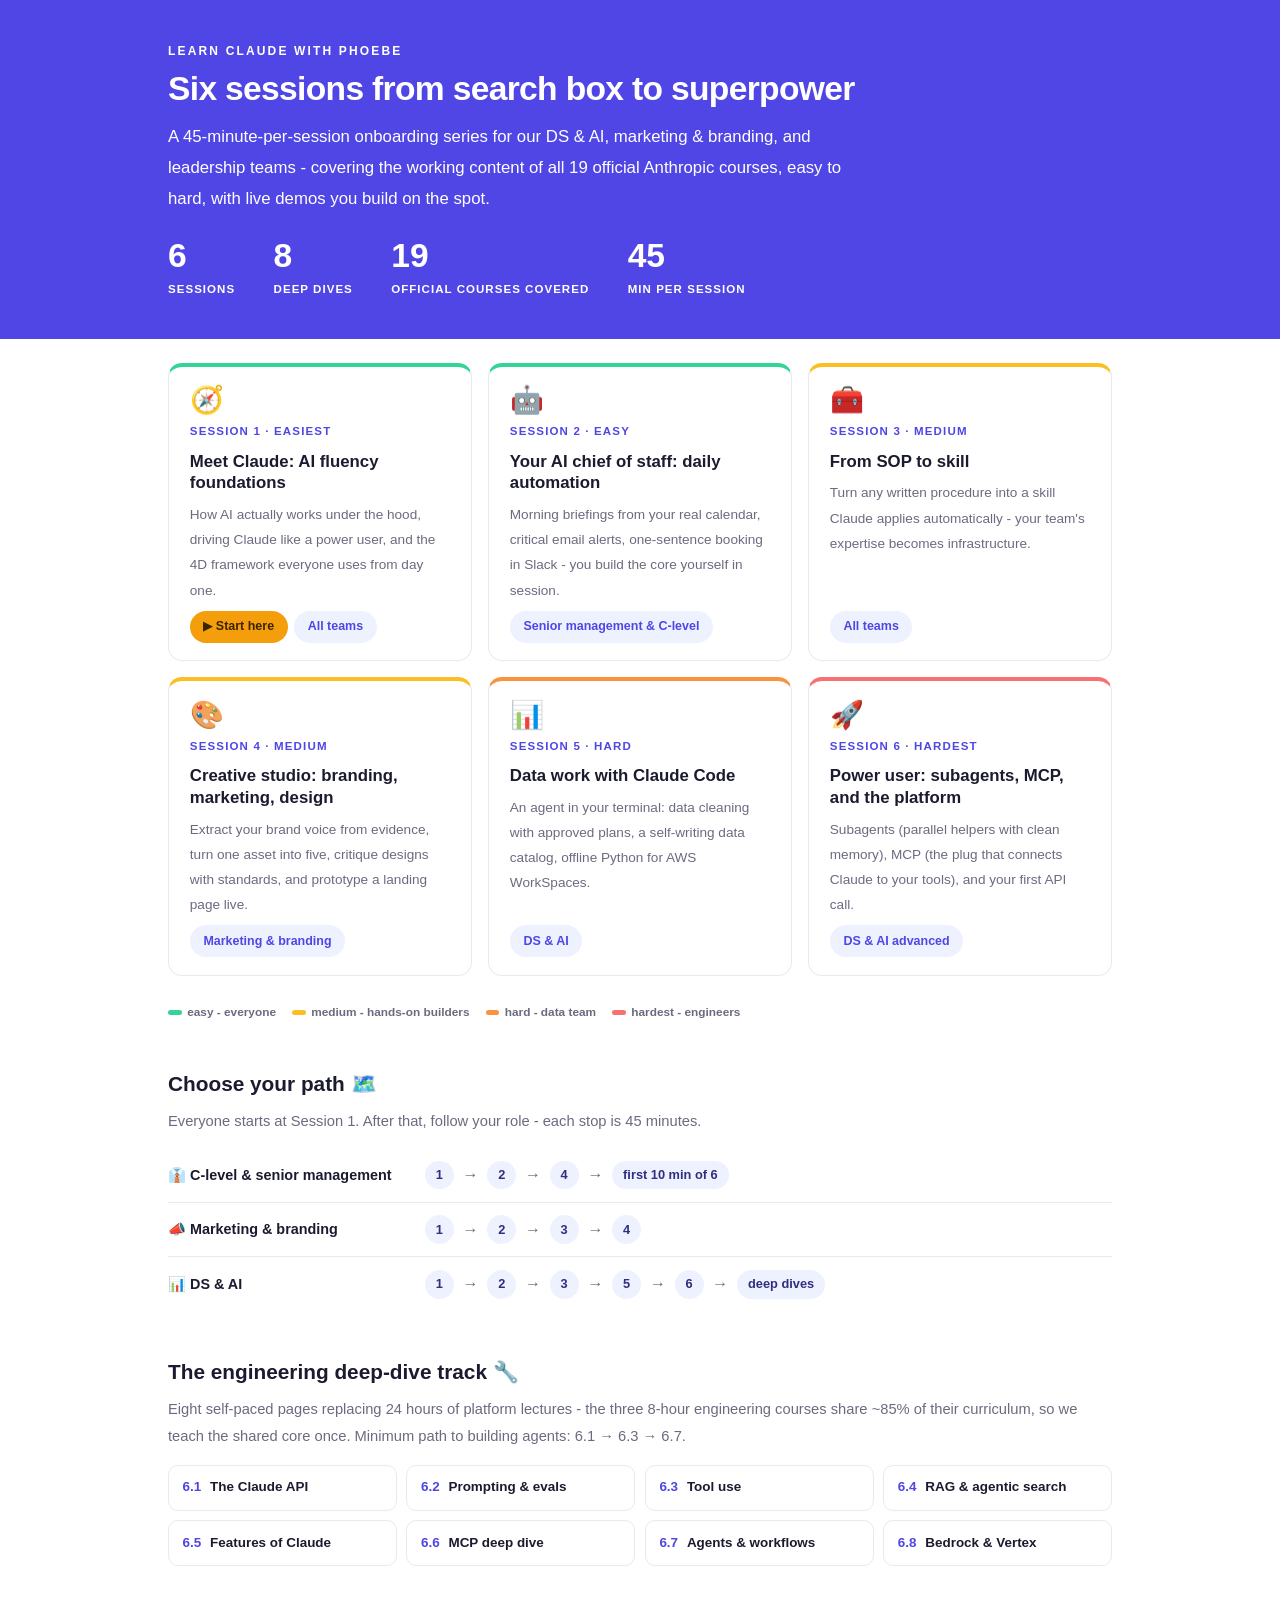
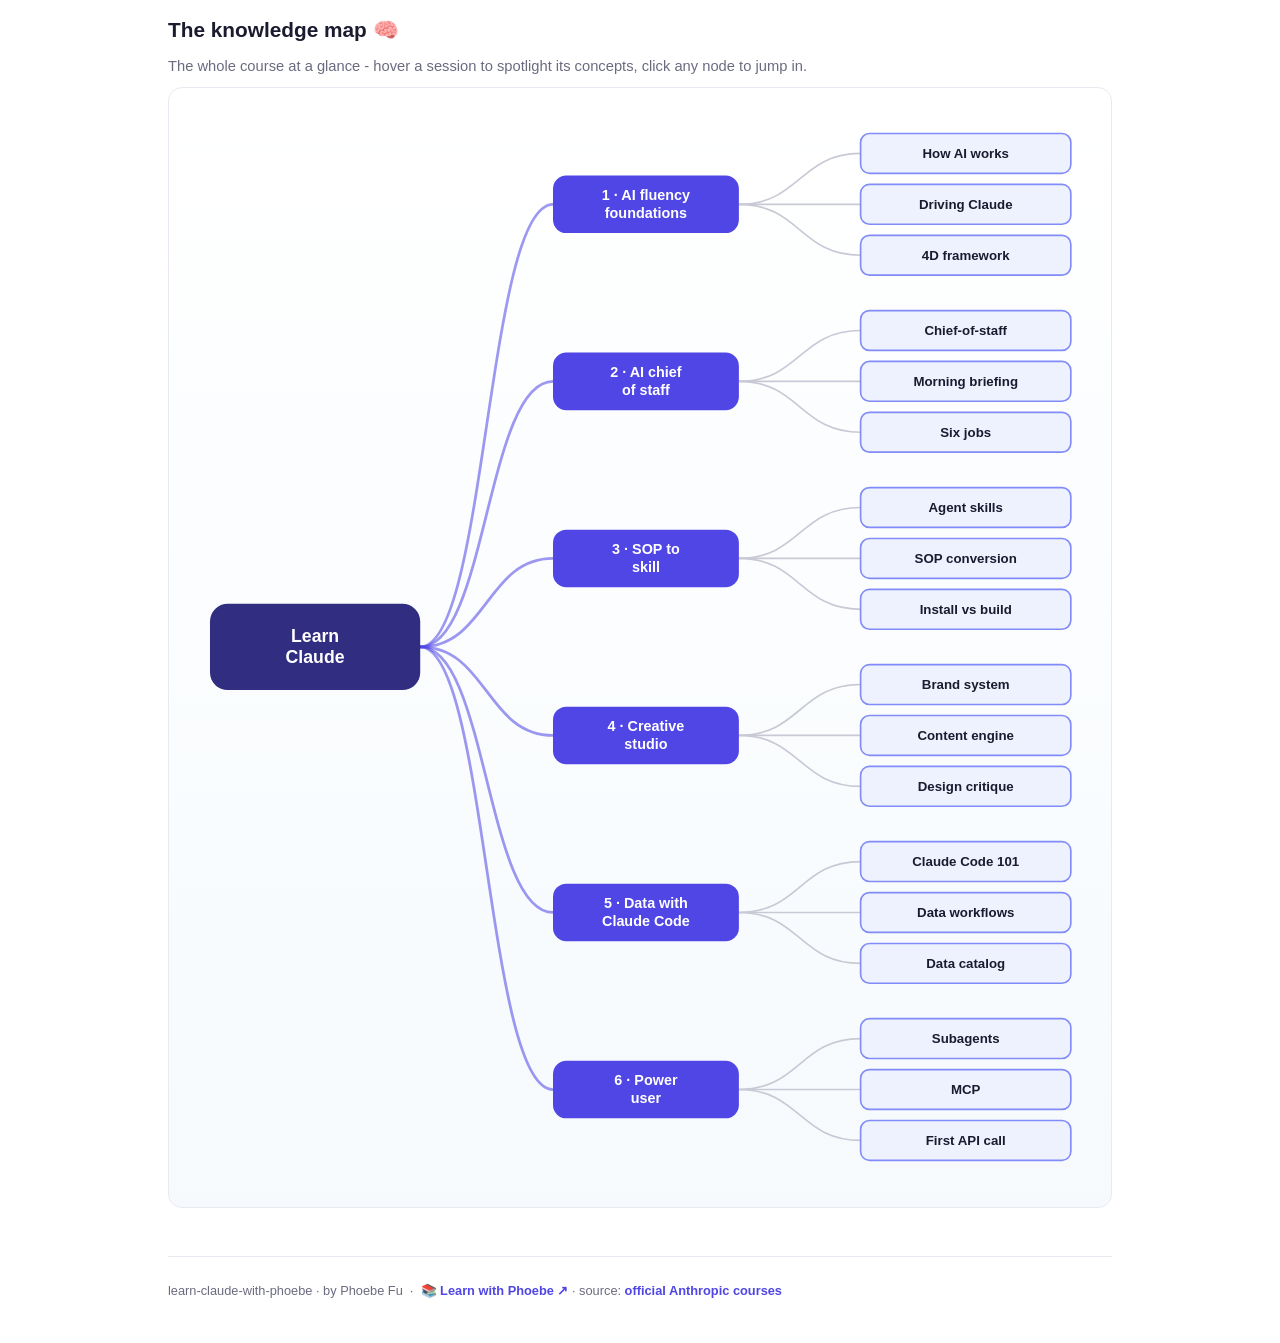
<file: index.html>
<!DOCTYPE html>
<html lang="en">
<head>
<meta charset="UTF-8">
<meta name="viewport" content="width=device-width, initial-scale=1.0">
<!-- social:start -->
<meta name="description" content="A 45-minute-per-session onboarding series for our DS &amp; AI, marketing &amp; branding, and leadership teams - covering the working content of all 19 official Anthropic courses, easy to hard, with live...">
<meta property="og:type" content="article">
<meta property="og:site_name" content="Learn with Phoebe">
<meta property="og:title" content="learn claude with phoebe - a 6-session onboarding series">
<meta property="og:description" content="A 45-minute-per-session onboarding series for our DS &amp; AI, marketing &amp; branding, and leadership teams - covering the working content of all 19 official Anthropic courses, easy to hard, with live...">
<meta property="og:url" content="https://phoebefu6.github.io/learn-claude-with-phoebe/">
<meta property="og:image" content="https://phoebefu6.github.io/learn-claude-with-phoebe/assets/og-cover.png">
<meta property="og:image:width" content="1200">
<meta property="og:image:height" content="630">
<meta name="twitter:card" content="summary_large_image">
<meta name="twitter:title" content="learn claude with phoebe - a 6-session onboarding series">
<meta name="twitter:description" content="A 45-minute-per-session onboarding series for our DS &amp; AI, marketing &amp; branding, and leadership teams - covering the working content of all 19 official Anthropic courses, easy to hard, with live...">
<meta name="twitter:image" content="https://phoebefu6.github.io/learn-claude-with-phoebe/assets/og-cover.png">
<!-- social:end -->
<title>learn claude with phoebe - a 6-session onboarding series</title>
<link rel="stylesheet" href="assets/style.css?v=38">
<style>
  .stats-row { display: flex; gap: 2.4rem; margin-top: 1.5rem; flex-wrap: wrap; }
  .stat b { display: block; font-size: 2.1rem; font-weight: 800; line-height: 1.05; font-variant-numeric: tabular-nums; }
  .stat span { font-size: .72rem; opacity: 1; text-transform: uppercase; letter-spacing: .09em; font-weight: 600; }

  .course-grid { display: grid; grid-template-columns: repeat(auto-fit, minmax(17rem, 1fr)); gap: 1rem; margin-top: 1.5rem; }
  .course-card {
    border: 1px solid var(--hairline);
    border-top: 4px solid var(--diff, var(--indigo));
    border-radius: var(--radius);
    padding: 1.2rem 1.3rem 1.1rem;
    display: flex;
    flex-direction: column;
    gap: .5rem;
    text-decoration: none;
    color: var(--ink);
    background: #fff;
    transition: box-shadow .15s ease, border-color .15s ease, transform .15s ease;
    position: relative;
  }
  .course-card:hover { border-color: var(--indigo-soft); border-top-color: var(--diff, var(--indigo)); box-shadow: 0 8px 28px rgba(79,70,229,.12); transform: translateY(-3px); }
  .course-card .cicon { font-size: 1.7rem; line-height: 1; }
  .course-card .cnum { font-size: .72rem; font-weight: 700; color: var(--indigo); text-transform: uppercase; letter-spacing: .1em; }
  .course-card h3 { font-size: 1.05rem; font-weight: 800; line-height: 1.3; }
  .course-card p { font-size: .85rem; color: var(--muted); flex: 1; }
  .course-card .meta { display: flex; gap: .4rem; flex-wrap: wrap; }

  .diff-legend { display: flex; gap: 1rem; margin-top: 1.6rem; font-size: .74rem; color: var(--muted); font-weight: 600; flex-wrap: wrap; }
  .diff-legend i { display: inline-block; width: .85rem; height: .35rem; border-radius: 999px; margin-right: .35rem; vertical-align: middle; }

  .paths { margin-top: 2.6rem; }
  .paths h2 { font-size: 1.3rem; font-weight: 800; margin-bottom: .3rem; }
  .paths .plede { color: var(--muted); font-size: .92rem; margin-bottom: .8rem; }
  .path { display: flex; gap: .55rem; align-items: center; padding: .75rem 0; border-bottom: .5px solid var(--hairline); flex-wrap: wrap; }
  .path:last-child { border-bottom: none; }
  .path b { min-width: 15.5rem; font-size: .9rem; }
  .path .pstep { background: var(--indigo-50); color: var(--indigo-deep); border-radius: 999px; padding: .16rem .68rem; font-weight: 700; font-size: .8rem; text-decoration: none; transition: all .12s ease; }
  .path .pstep:hover { background: var(--indigo); color: #fff; }
  .path .parr { color: var(--muted); font-weight: 700; }

  .dd-grid { display: grid; grid-template-columns: repeat(auto-fit, minmax(13rem, 1fr)); gap: .6rem; margin-top: .9rem; }
  .dd { border: 1px solid var(--hairline); border-radius: 10px; padding: .6rem .85rem; display: flex; gap: .55rem; align-items: baseline; text-decoration: none; color: var(--ink); font-weight: 600; font-size: .84rem; transition: all .12s ease; }
  .dd b { color: var(--indigo); font-variant-numeric: tabular-nums; }
  .dd:hover { border-color: var(--indigo); transform: translateY(-2px); }

  .mm-section { margin-top: 1.6rem; }
  .mm-section h2 { font-size: 1.3rem; font-weight: 800; margin-bottom: .2rem; }
  .mm-section .mm-lede { color: var(--muted); font-size: .92rem; margin-bottom: .4rem; }
  .mm-wrap { border: 1px solid var(--hairline); border-radius: var(--radius); background: linear-gradient(180deg,#fff, #F6FAFD); padding: .6rem; overflow-x: auto; }
  .mm-svg { width: 100%; height: auto; display: block; max-width: 60rem; margin: 0 auto; min-width: 34rem; }
  .mm-link { cursor: pointer; text-decoration: none; }
  .mm-node rect { transition: opacity .15s ease, filter .15s ease; }
  .mm-node text { pointer-events: none; }
  .mm-link:hover .mm-node rect { filter: brightness(1.06); }
  .mm-edge { transition: opacity .15s ease; }
</style>
</head>
<body>

<header class="masthead">
  <div class="wrap">
    <div class="eyebrow">Learn Claude with Phoebe</div>
    <h1>Six sessions from search box to superpower</h1>
    <p class="sub">A 45-minute-per-session onboarding series for our DS &amp; AI, marketing &amp; branding, and leadership teams - covering the working content of all 19 official Anthropic courses, easy to hard, with live demos you build on the spot.</p>
    <div class="stats-row">
      <div class="stat"><b data-count="6">6</b><span>sessions</span></div>
      <div class="stat"><b data-count="8">8</b><span>deep dives</span></div>
      <div class="stat"><b data-count="19">19</b><span>official courses covered</span></div>
      <div class="stat"><b data-count="45">45</b><span>min per session</span></div>
    </div>
  </div>
</header>

<main class="wrap">
  

  <section class="section">
    <div class="course-grid">
      <a class="course-card" href="courses/01-foundations.html" style="--diff:#34D399">
        <span class="cicon">🧭</span>
        <span class="cnum">Session 1 · easiest</span>
        <h3>Meet Claude: AI fluency foundations</h3>
        <p>How AI actually works under the hood, driving Claude like a power user, and the 4D framework everyone uses from day one.</p>
        <span class="meta"><span class="pill amber">▶ Start here</span><span class="pill light">All teams</span></span>
      </a>
      <a class="course-card" href="courses/02-daily-automation.html" style="--diff:#34D399">
        <span class="cicon">🤖</span>
        <span class="cnum">Session 2 · easy</span>
        <h3>Your AI chief of staff: daily automation</h3>
        <p>Morning briefings from your real calendar, critical email alerts, one-sentence booking in Slack - you build the core yourself in session.</p>
        <span class="meta"><span class="pill light">Senior management &amp; C-level</span></span>
      </a>
      <a class="course-card" href="courses/03-sop-to-skill.html" style="--diff:#FBBF24">
        <span class="cicon">🧰</span>
        <span class="cnum">Session 3 · medium</span>
        <h3>From SOP to skill</h3>
        <p>Turn any written procedure into a skill Claude applies automatically - your team's expertise becomes infrastructure.</p>
        <span class="meta"><span class="pill light">All teams</span></span>
      </a>
      <a class="course-card" href="courses/04-creative-studio.html" style="--diff:#FBBF24">
        <span class="cicon">🎨</span>
        <span class="cnum">Session 4 · medium</span>
        <h3>Creative studio: branding, marketing, design</h3>
        <p>Extract your brand voice from evidence, turn one asset into five, critique designs with standards, and prototype a landing page live.</p>
        <span class="meta"><span class="pill light">Marketing &amp; branding</span></span>
      </a>
      <a class="course-card" href="courses/05-data-with-claude-code.html" style="--diff:#FB923C">
        <span class="cicon">📊</span>
        <span class="cnum">Session 5 · hard</span>
        <h3>Data work with Claude Code</h3>
        <p>An agent in your terminal: data cleaning with approved plans, a self-writing data catalog, offline Python for AWS WorkSpaces.</p>
        <span class="meta"><span class="pill light">DS &amp; AI</span></span>
      </a>
      <a class="course-card" href="courses/06-power-user.html" style="--diff:#F87171">
        <span class="cicon">🚀</span>
        <span class="cnum">Session 6 · hardest</span>
        <h3>Power user: subagents, MCP, and the platform</h3>
        <p>Subagents (parallel helpers with clean memory), MCP (the plug that connects Claude to your tools), and your first API call.</p>
        <span class="meta"><span class="pill light">DS &amp; AI advanced</span></span>
      </a>
    </div>
    <div class="diff-legend">
      <span><i style="background:#34D399"></i>easy - everyone</span>
      <span><i style="background:#FBBF24"></i>medium - hands-on builders</span>
      <span><i style="background:#FB923C"></i>hard - data team</span>
      <span><i style="background:#F87171"></i>hardest - engineers</span>
    </div>

    <div class="paths">
      <h2>Choose your path 🗺️</h2>
      <p class="plede">Everyone starts at Session 1. After that, follow your role - each stop is 45 minutes.</p>
      <div class="path"><b>👔 C-level &amp; senior management</b>
        <a class="pstep" href="courses/01-foundations.html">1</a><span class="parr">→</span>
        <a class="pstep" href="courses/02-daily-automation.html">2</a><span class="parr">→</span>
        <a class="pstep" href="courses/04-creative-studio.html">4</a><span class="parr">→</span>
        <a class="pstep" href="courses/06-power-user.html">first 10 min of 6</a>
      </div>
      <div class="path"><b>📣 Marketing &amp; branding</b>
        <a class="pstep" href="courses/01-foundations.html">1</a><span class="parr">→</span>
        <a class="pstep" href="courses/02-daily-automation.html">2</a><span class="parr">→</span>
        <a class="pstep" href="courses/03-sop-to-skill.html">3</a><span class="parr">→</span>
        <a class="pstep" href="courses/04-creative-studio.html">4</a>
      </div>
      <div class="path"><b>📊 DS &amp; AI</b>
        <a class="pstep" href="courses/01-foundations.html">1</a><span class="parr">→</span>
        <a class="pstep" href="courses/02-daily-automation.html">2</a><span class="parr">→</span>
        <a class="pstep" href="courses/03-sop-to-skill.html">3</a><span class="parr">→</span>
        <a class="pstep" href="courses/05-data-with-claude-code.html">5</a><span class="parr">→</span>
        <a class="pstep" href="courses/06-power-user.html">6</a><span class="parr">→</span>
        <a class="pstep" href="courses/61-claude-api.html">deep dives</a>
      </div>
    </div>

    <div class="paths">
      <h2>The engineering deep-dive track 🔧</h2>
      <p class="plede">Eight self-paced pages replacing 24 hours of platform lectures - the three 8-hour engineering courses share ~85% of their curriculum, so we teach the shared core once. Minimum path to building agents: 6.1 → 6.3 → 6.7.</p>
      <div class="dd-grid">
        <a class="dd" href="courses/61-claude-api.html"><b>6.1</b>The Claude API</a>
        <a class="dd" href="courses/62-prompting-evals.html"><b>6.2</b>Prompting &amp; evals</a>
        <a class="dd" href="courses/63-tool-use.html"><b>6.3</b>Tool use</a>
        <a class="dd" href="courses/64-rag.html"><b>6.4</b>RAG &amp; agentic search</a>
        <a class="dd" href="courses/65-features.html"><b>6.5</b>Features of Claude</a>
        <a class="dd" href="courses/66-mcp-deep-dive.html"><b>6.6</b>MCP deep dive</a>
        <a class="dd" href="courses/67-agents-workflows.html"><b>6.7</b>Agents &amp; workflows</a>
        <a class="dd" href="courses/68-bedrock-vertex.html"><b>6.8</b>Bedrock &amp; Vertex</a>
      </div>
    </div>
  </section>

  <section class="section mm-section">
    <h2>The knowledge map 🧠</h2>
    <p class="mm-lede">The whole course at a glance - hover a session to spotlight its concepts, click any node to jump in.</p>
    <div class="mm-wrap"><div id="mindmap"></div></div>
  </section>

  <footer class="pagefoot">
    <span>learn-claude-with-phoebe · by Phoebe Fu &nbsp;·&nbsp; 📚 <a href="https://phoebefu6.github.io/learn-with-phoebe/">Learn with Phoebe ↗</a> · source: <a href="https://claude.com/resources/courses">official Anthropic courses</a></span>
  </footer>
</main>

<script>
window.MINDMAP_DATA = {
  title: "Learn\nClaude",
  centerColor: "#312E81",
  sessions: [
    { label: "AI fluency\nfoundations", href: "courses/01-foundations.html", color: "#34D399",
      concepts: [
        { label: "How AI works", href: "courses/01-foundations.html" },
        { label: "Driving Claude", href: "courses/01-foundations.html" },
        { label: "4D framework", href: "courses/01-foundations.html" } ] },
    { label: "AI chief\nof staff", href: "courses/02-daily-automation.html", color: "#34D399",
      concepts: [
        { label: "Chief-of-staff", href: "courses/02-daily-automation.html" },
        { label: "Morning briefing", href: "courses/02-daily-automation.html" },
        { label: "Six jobs", href: "courses/02-daily-automation.html" } ] },
    { label: "SOP to\nskill", href: "courses/03-sop-to-skill.html", color: "#FBBF24",
      concepts: [
        { label: "Agent skills", href: "courses/03-sop-to-skill.html" },
        { label: "SOP conversion", href: "courses/03-sop-to-skill.html" },
        { label: "Install vs build", href: "courses/03-sop-to-skill.html" } ] },
    { label: "Creative\nstudio", href: "courses/04-creative-studio.html", color: "#FBBF24",
      concepts: [
        { label: "Brand system", href: "courses/04-creative-studio.html" },
        { label: "Content engine", href: "courses/04-creative-studio.html" },
        { label: "Design critique", href: "courses/04-creative-studio.html" } ] },
    { label: "Data with\nClaude Code", href: "courses/05-data-with-claude-code.html", color: "#FB923C",
      concepts: [
        { label: "Claude Code 101", href: "courses/05-data-with-claude-code.html" },
        { label: "Data workflows", href: "courses/05-data-with-claude-code.html" },
        { label: "Data catalog", href: "courses/05-data-with-claude-code.html" } ] },
    { label: "Power\nuser", href: "courses/06-power-user.html", color: "#F87171",
      concepts: [
        { label: "Subagents", href: "courses/06-power-user.html" },
        { label: "MCP", href: "courses/06-power-user.html" },
        { label: "First API call", href: "courses/06-power-user.html" } ] }
  ]
};
</script>
<script src="assets/mindmap.js?v=17"></script>
<script src="assets/app.js?v=36"></script>
</body>
</html>
</file>
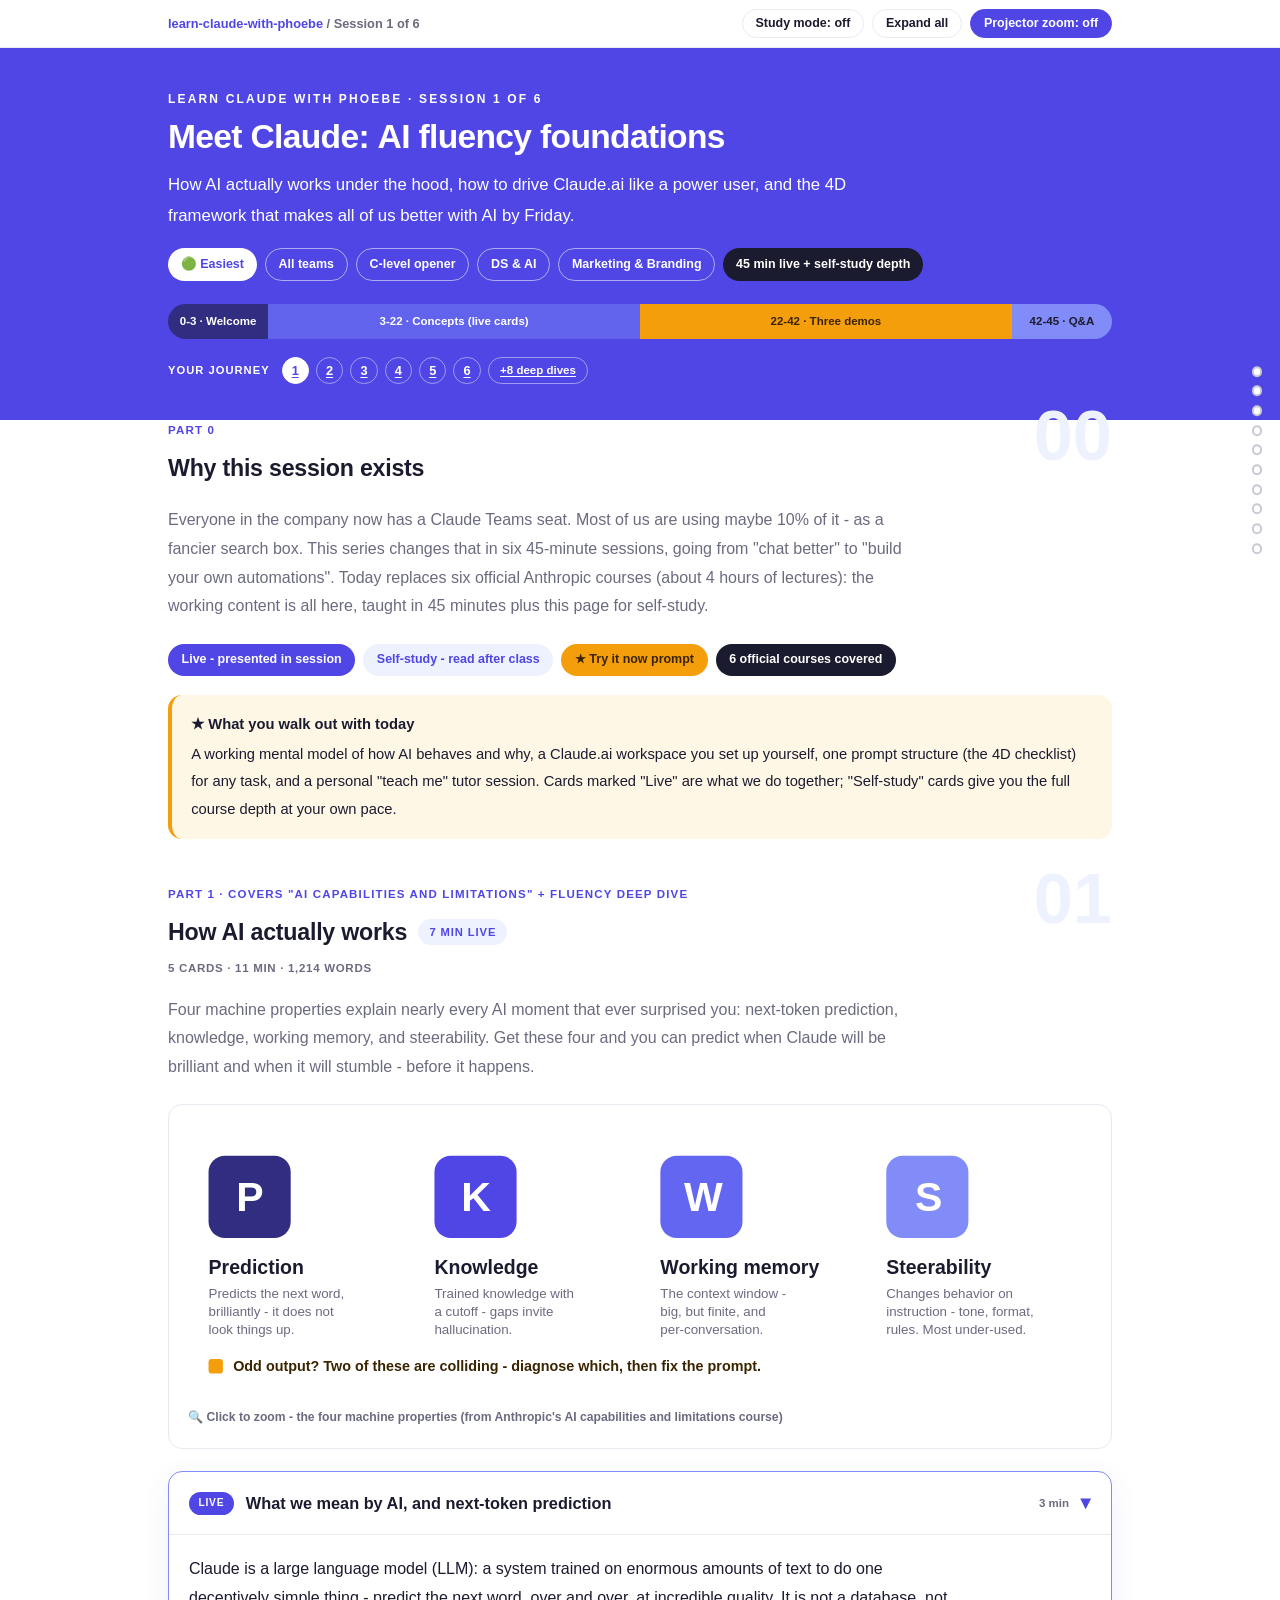
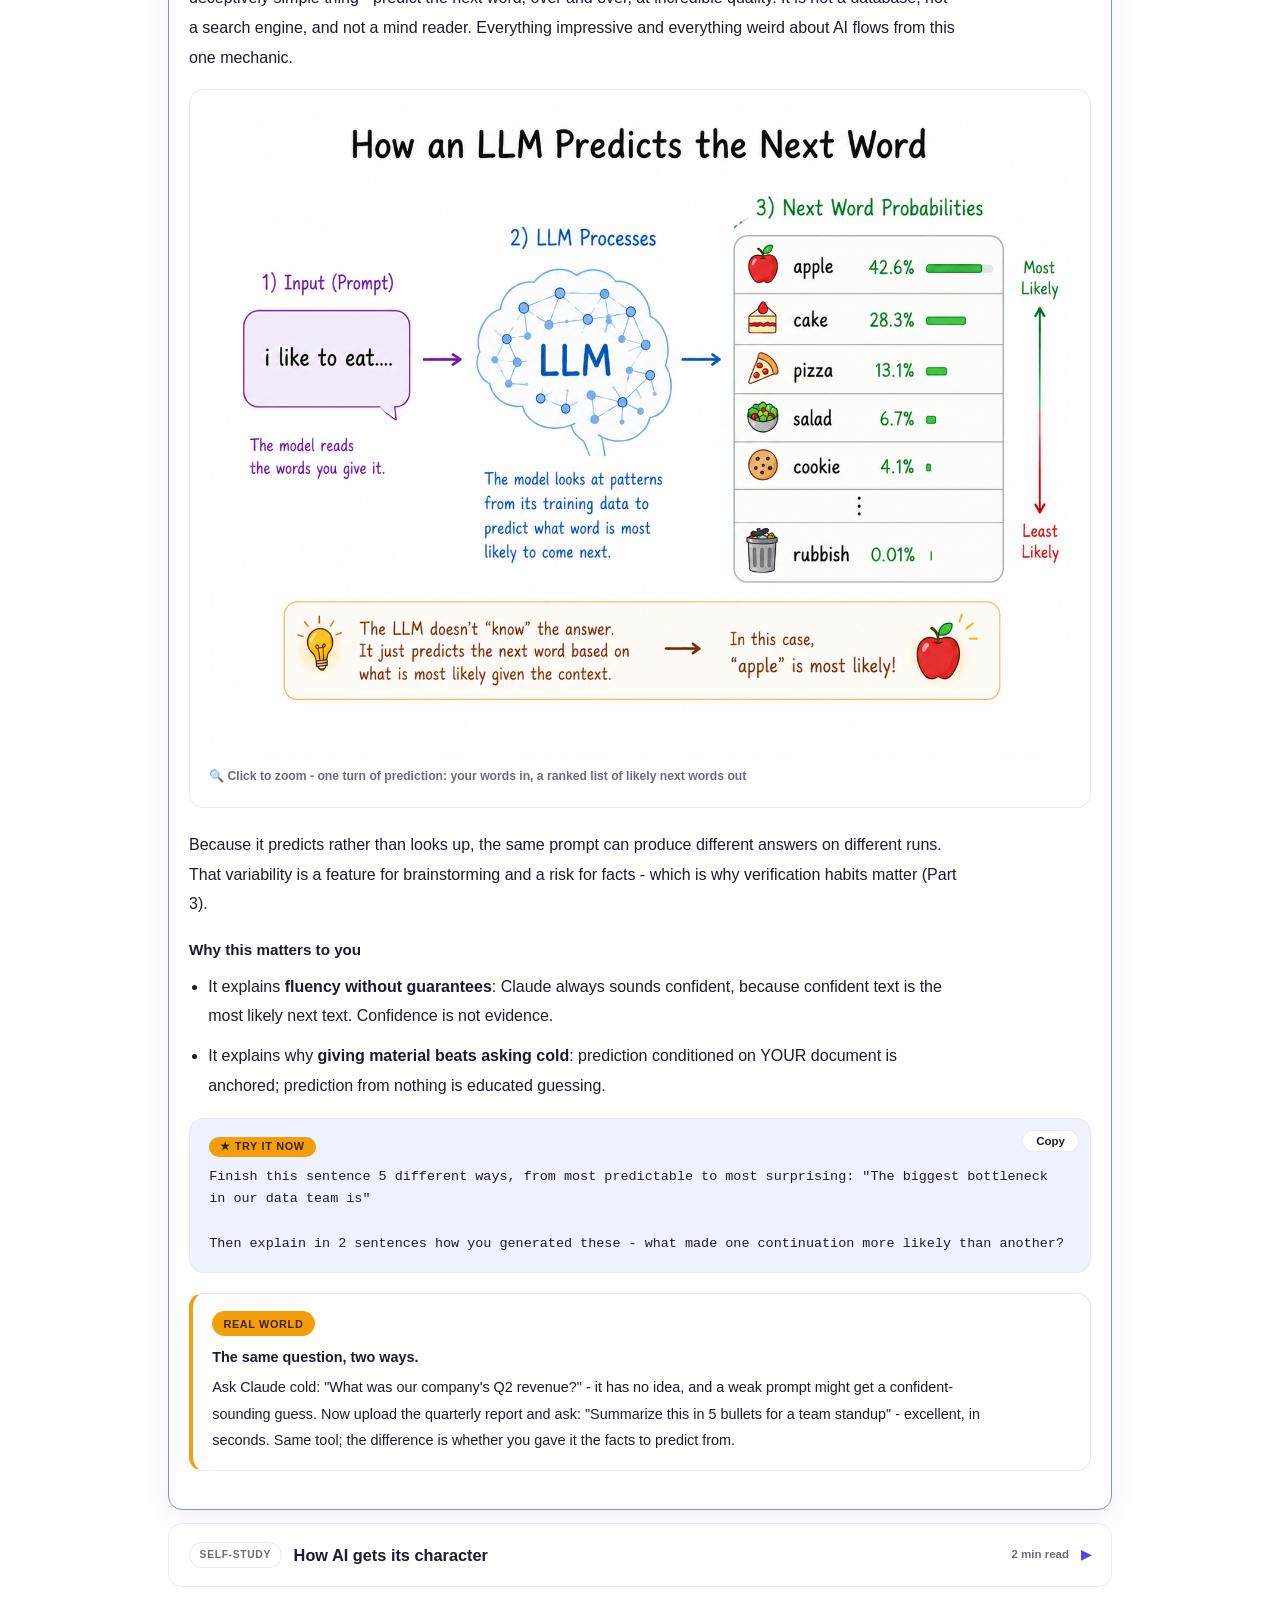
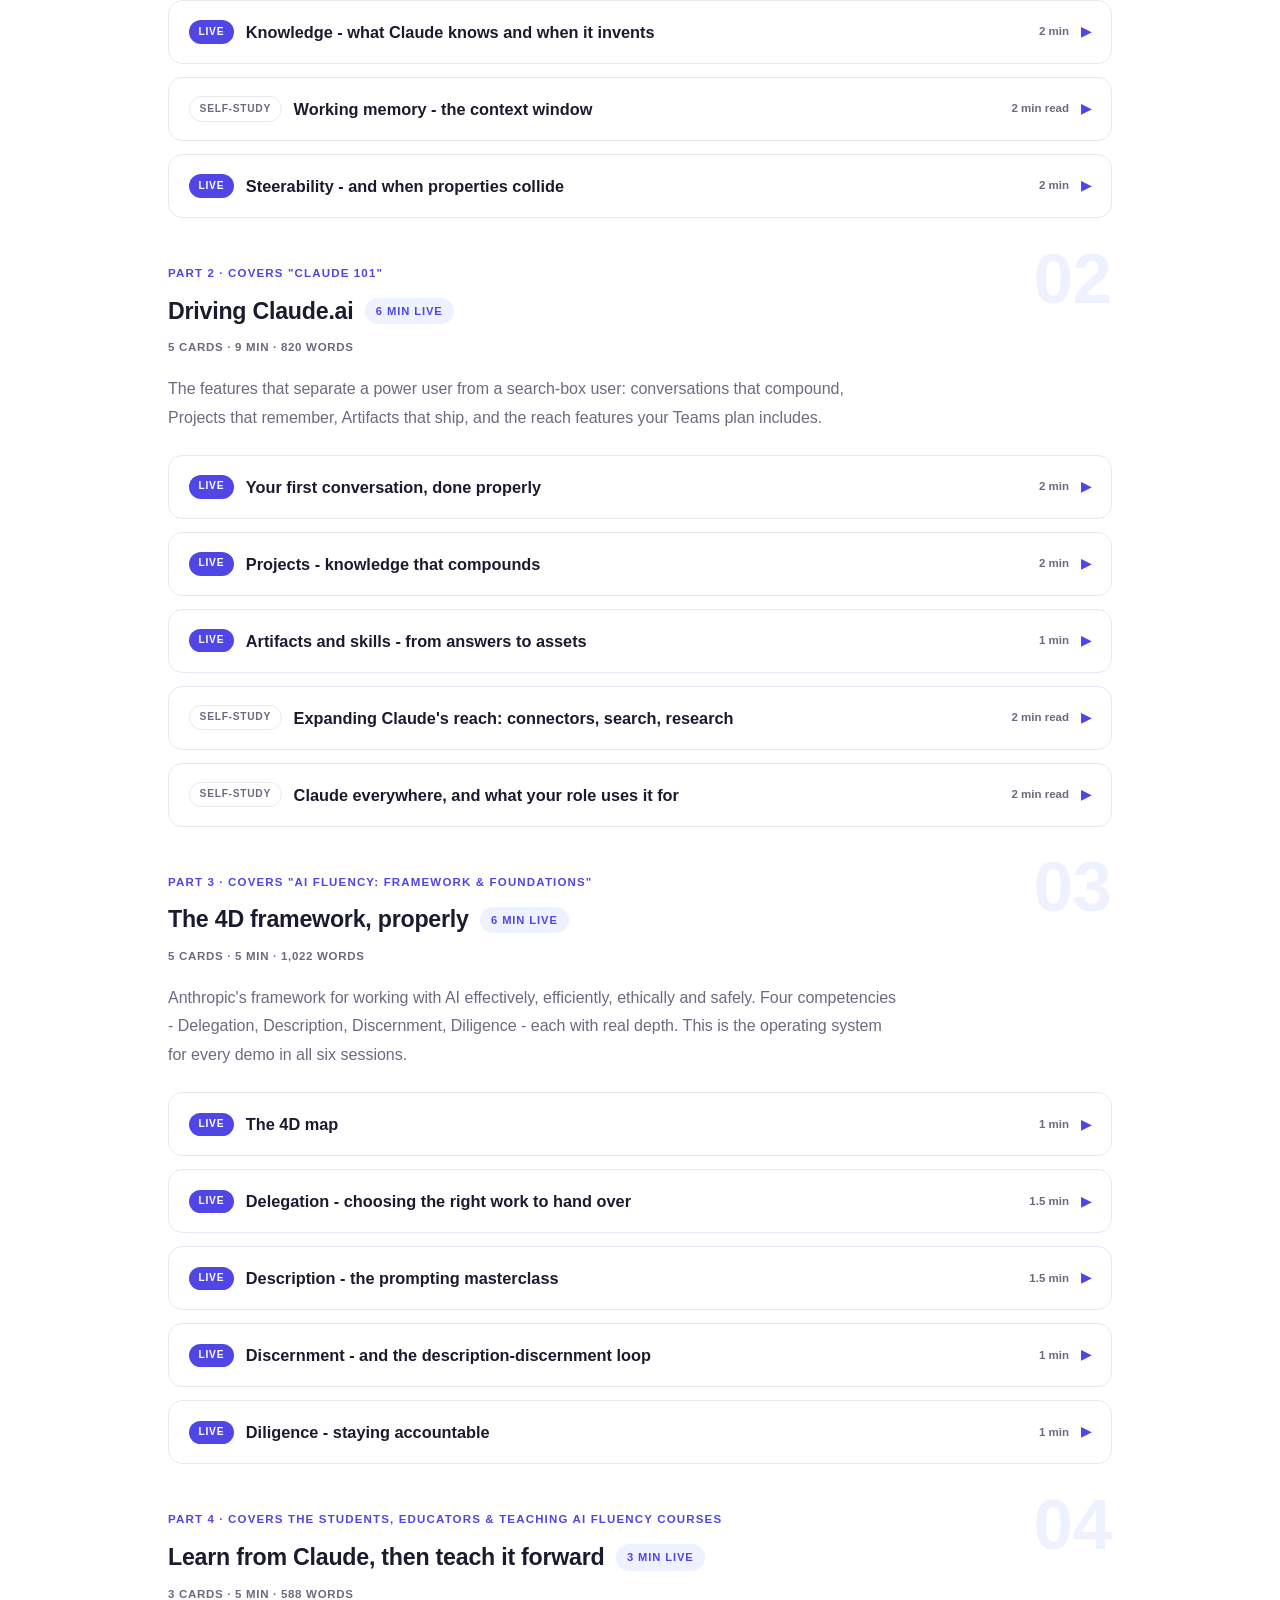
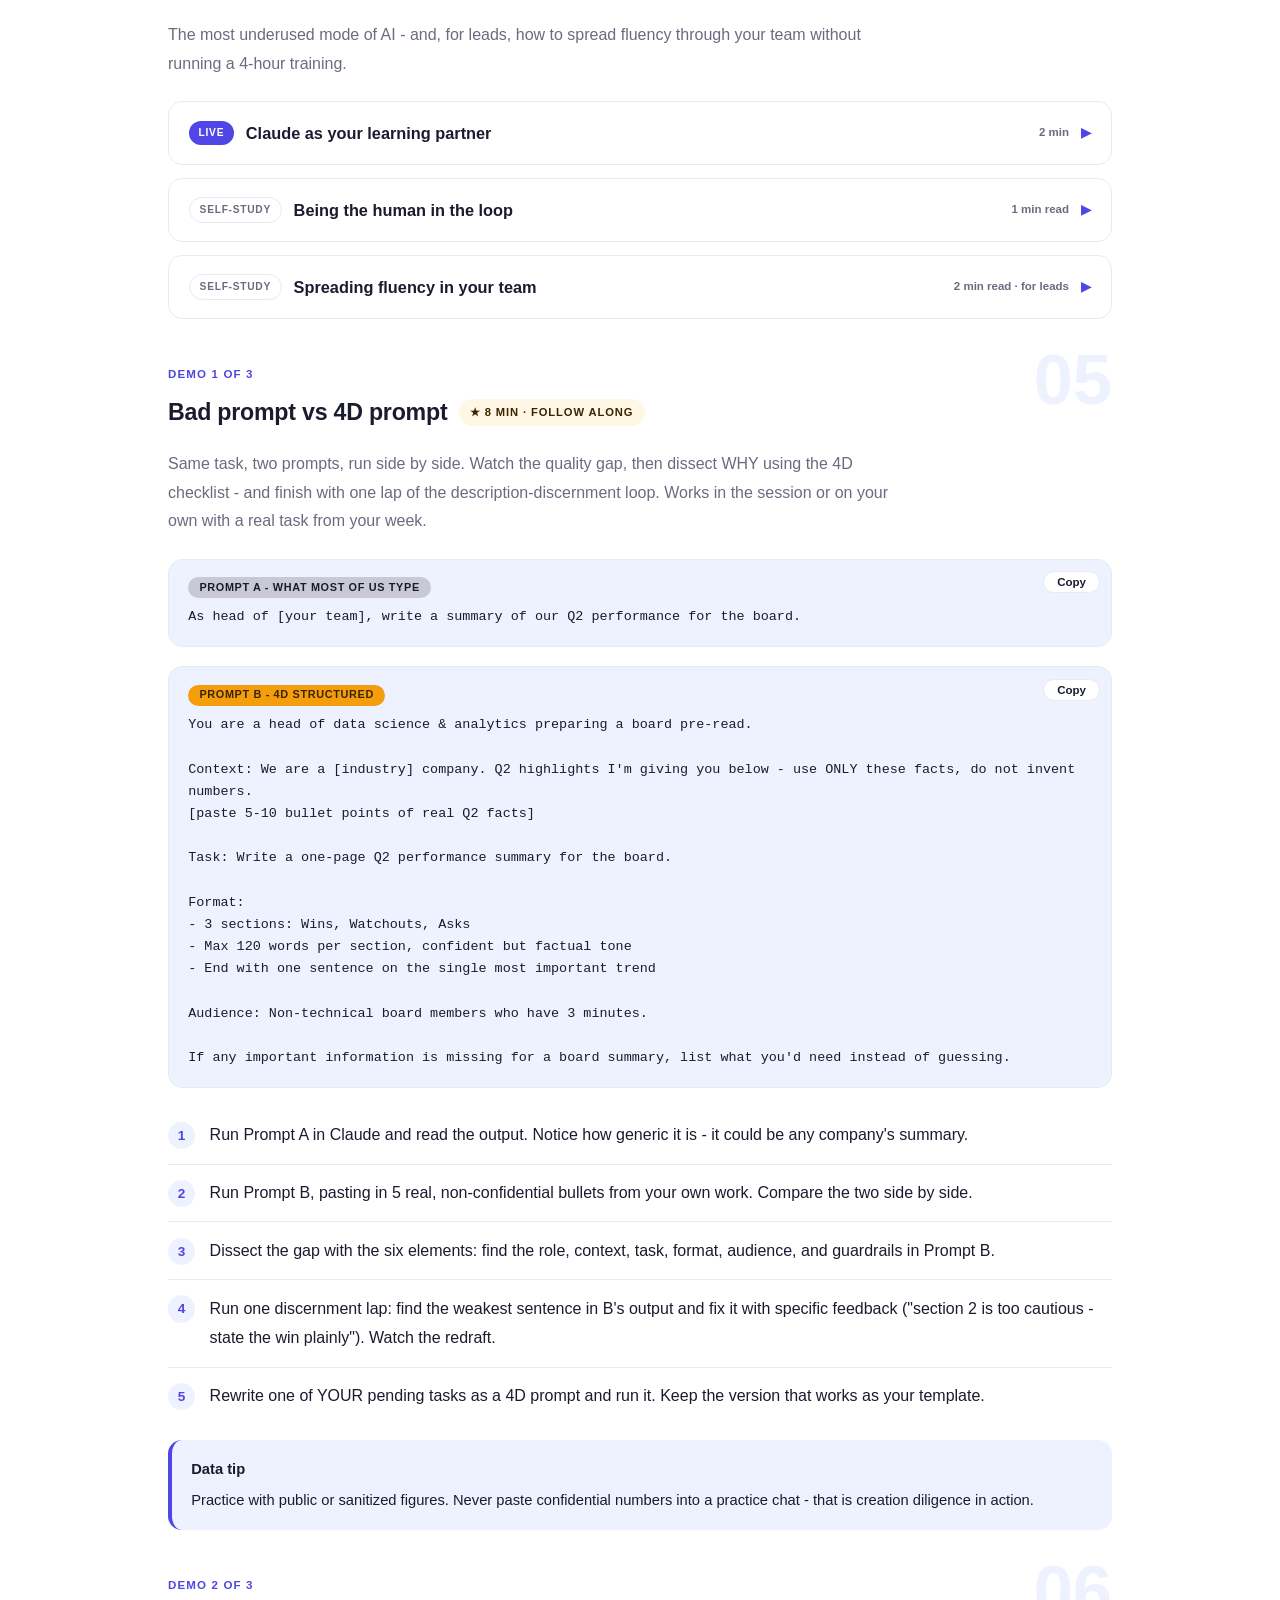
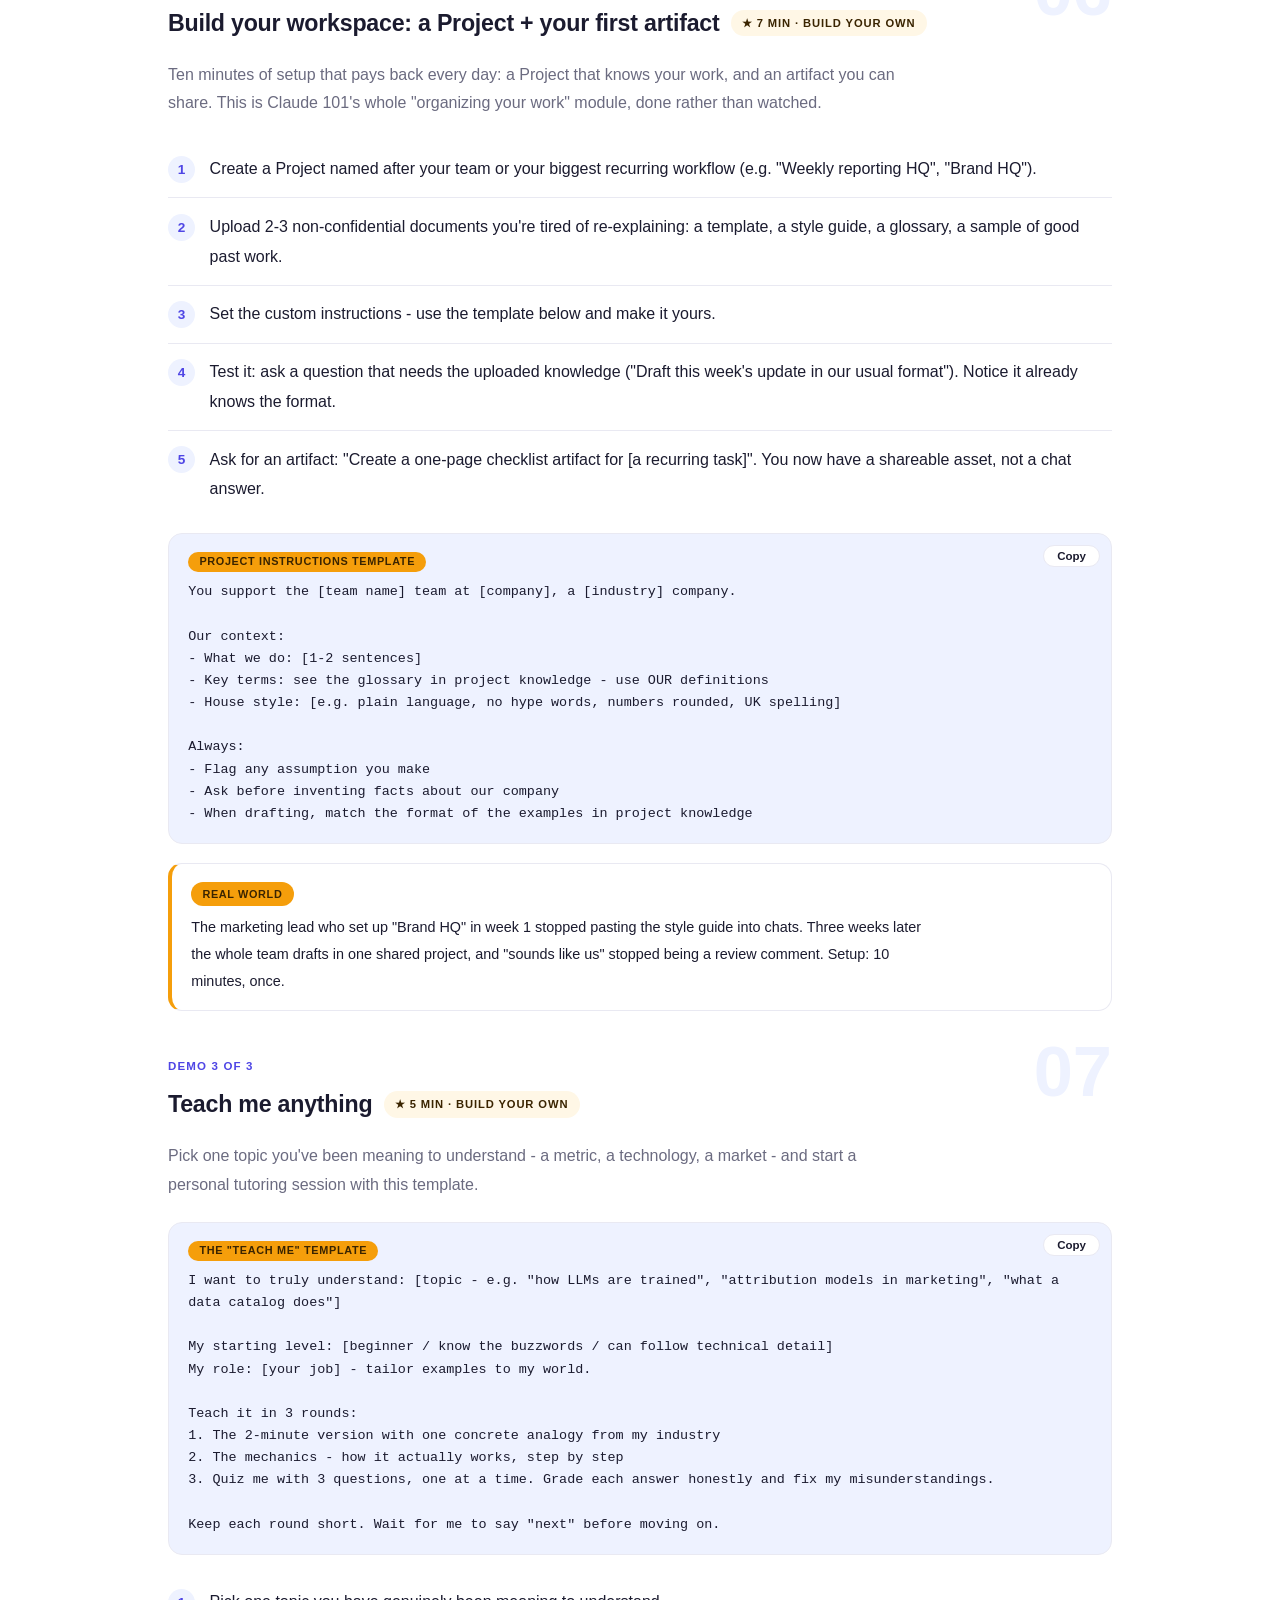
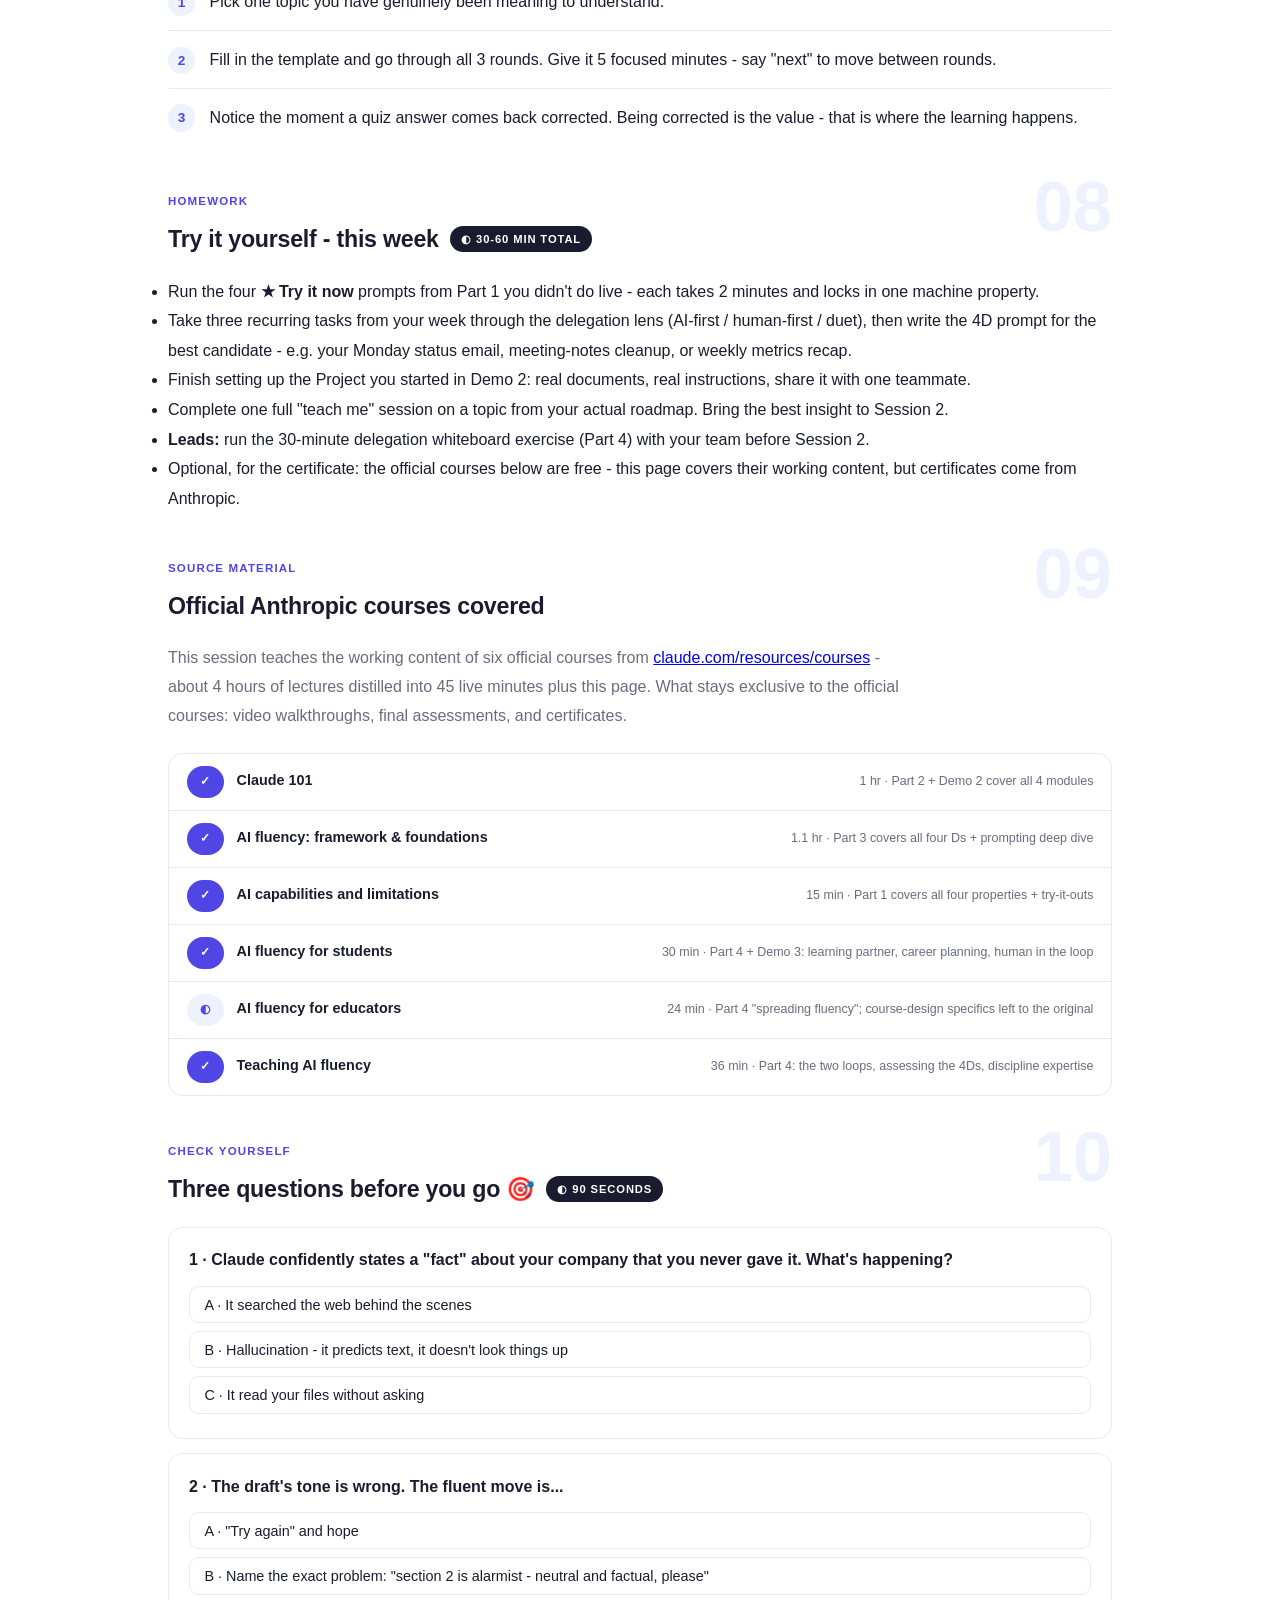
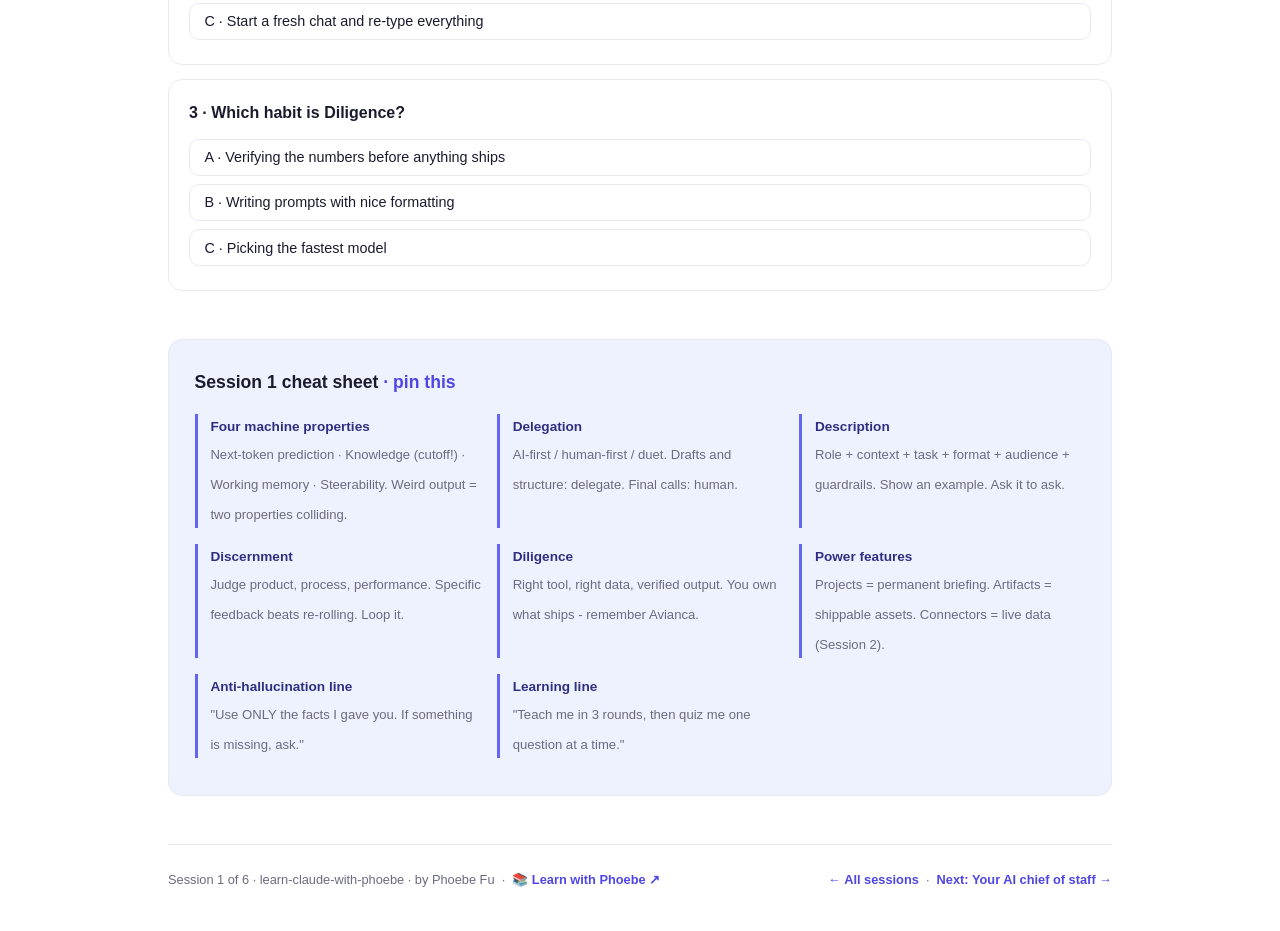
<file: courses/01-foundations.html>
<!DOCTYPE html>
<html lang="en">
<head>
<meta charset="UTF-8">
<meta name="viewport" content="width=device-width, initial-scale=1.0">
<!-- social:start -->
<meta name="description" content="Everyone in the company now has a Claude Teams seat. Most of us are using maybe 10% of it - as a fancier search box. This series changes that in six 45-minute sessions, going from &quot;chat...">
<meta property="og:type" content="article">
<meta property="og:site_name" content="Learn with Phoebe">
<meta property="og:title" content="Meet Claude: AI fluency foundations - learn claude with phoebe">
<meta property="og:description" content="Everyone in the company now has a Claude Teams seat. Most of us are using maybe 10% of it - as a fancier search box. This series changes that in six 45-minute sessions, going from &quot;chat...">
<meta property="og:url" content="https://phoebefu6.github.io/learn-claude-with-phoebe/courses/01-foundations.html">
<meta property="og:image" content="https://phoebefu6.github.io/learn-claude-with-phoebe/assets/og-cover.png">
<meta property="og:image:width" content="1200">
<meta property="og:image:height" content="630">
<meta name="twitter:card" content="summary_large_image">
<meta name="twitter:title" content="Meet Claude: AI fluency foundations - learn claude with phoebe">
<meta name="twitter:description" content="Everyone in the company now has a Claude Teams seat. Most of us are using maybe 10% of it - as a fancier search box. This series changes that in six 45-minute sessions, going from &quot;chat...">
<meta name="twitter:image" content="https://phoebefu6.github.io/learn-claude-with-phoebe/assets/og-cover.png">
<!-- social:end -->
<title>Session 1 · Meet Claude: AI fluency foundations - learn claude with phoebe</title>
<link rel="stylesheet" href="../assets/style.css?v=37">
</head>
<body>

<div class="toolbar">
  <div class="wrap">
    <span class="crumb"><a href="../index.html">learn-claude-with-phoebe</a> / Session 1 of 6</span>
    <button class="btn" id="toggle-all" type="button">Expand all</button>
    <button class="btn primary" id="zoom-toggle" type="button">Projector zoom: off</button>
  </div>
</div>

<header class="masthead">
  <div class="wrap">
    <div class="eyebrow">Learn Claude with Phoebe · Session 1 of 6</div>
    <h1>Meet Claude: <span class="accent">AI fluency</span> foundations</h1>
    <p class="sub">How AI actually works under the hood, how to drive Claude.ai like a power user, and the 4D framework that makes all of us better with AI by Friday.</p>
    <div class="chip-row">
      <span class="chip level">🟢 Easiest</span>
      <span class="chip audience">All teams</span>
      <span class="chip audience">C-level opener</span>
      <span class="chip audience">DS &amp; AI</span>
      <span class="chip audience">Marketing &amp; Branding</span>
      <span class="chip time">45 min live + self-study depth</span>
    </div>
    <div class="agenda">
      <span class="a1" style="flex:1">0-3 · Welcome</span>
      <span class="a2" style="flex:4">3-22 · Concepts (live cards)</span>
      <span class="a3" style="flex:4">22-42 · Three demos</span>
      <span class="a4" style="flex:1">42-45 · Q&amp;A</span>
    </div>
  </div>
</header>

<main class="wrap">

  <!-- ============ INTRO ============ -->
  <section class="section" id="intro">
    <div class="section-kicker">
      <span class="klabel">Part 0</span>
      <h2>Why this session exists</h2>
    </div>
    <p class="lede">Everyone in the company now has a Claude Teams seat. Most of us are using maybe 10% of it - as a fancier search box. This series changes that in six 45-minute sessions, going from "chat better" to "build your own automations". Today replaces six official Anthropic courses (about 4 hours of lectures): the working content is all here, taught in 45 minutes plus this page for self-study.</p>
    <div class="legend">
      <span class="pill solid">Live - presented in session</span>
      <span class="pill light">Self-study - read after class</span>
      <span class="pill peach">★ Try it now prompt</span>
      <span class="pill inkpill">6 official courses covered</span>
    </div>
    <div class="callout win">
      <strong>★ What you walk out with today</strong>
      A working mental model of how AI behaves and why, a Claude.ai workspace you set up yourself, one prompt structure (the 4D checklist) for any task, and a personal "teach me" tutor session. Cards marked "Live" are what we do together; "Self-study" cards give you the full course depth at your own pace.
    </div>
  </section>

  <!-- ============ PART 1: HOW AI ACTUALLY WORKS ============ -->
  <section class="section" id="how-ai-works">
    <div class="section-kicker">
      <span class="klabel">Part 1 · covers "AI capabilities and limitations" + fluency deep dive</span>
      <h2>How AI actually works <span class="tag concept">7 min live</span></h2>
    </div>
    <p class="lede">Four machine properties explain nearly every AI moment that ever surprised you: next-token prediction, knowledge, working memory, and steerability. Get these four and you can predict when Claude will be brilliant and when it will stumble - before it happens.</p>

    <figure class="zoomable">
      <svg viewBox="0 0 880 265" xmlns="http://www.w3.org/2000/svg" role="img" aria-label="The four machine properties: prediction, knowledge, working memory, steerability">
        <style>
          .mpL { font: 800 40px Inter, sans-serif; fill: #FFFFFF; }
          .mpT { font: 700 19px Inter, sans-serif; fill: #1B1B2F; }
          .mpX { font: 400 13px Inter, sans-serif; fill: #6B6B80; }
          .mpN { font: 600 14px Inter, sans-serif; fill: #3A2400; }
        </style>
        <rect x="20" y="30" width="80" height="80" rx="16" fill="#312E81"/>
        <text class="mpL" x="47" y="84">P</text>
        <text class="mpT" x="20" y="145">Prediction</text>
        <text class="mpX" x="20" y="168">Predicts the next word,</text>
        <text class="mpX" x="20" y="186">brilliantly - it does not</text>
        <text class="mpX" x="20" y="204">look things up.</text>
        <rect x="240" y="30" width="80" height="80" rx="16" fill="#4F46E5"/>
        <text class="mpL" x="266" y="84">K</text>
        <text class="mpT" x="240" y="145">Knowledge</text>
        <text class="mpX" x="240" y="168">Trained knowledge with</text>
        <text class="mpX" x="240" y="186">a cutoff - gaps invite</text>
        <text class="mpX" x="240" y="204">hallucination.</text>
        <rect x="460" y="30" width="80" height="80" rx="16" fill="#6366F1"/>
        <text class="mpL" x="483" y="84">W</text>
        <text class="mpT" x="460" y="145">Working memory</text>
        <text class="mpX" x="460" y="168">The context window -</text>
        <text class="mpX" x="460" y="186">big, but finite, and</text>
        <text class="mpX" x="460" y="204">per-conversation.</text>
        <rect x="680" y="30" width="80" height="80" rx="16" fill="#818CF8"/>
        <text class="mpL" x="708" y="84">S</text>
        <text class="mpT" x="680" y="145">Steerability</text>
        <text class="mpX" x="680" y="168">Changes behavior on</text>
        <text class="mpX" x="680" y="186">instruction - tone, format,</text>
        <text class="mpX" x="680" y="204">rules. Most under-used.</text>
        <rect x="20" y="228" width="14" height="14" rx="3" fill="#F59E0B"/>
        <text class="mpN" x="44" y="240">Odd output? Two of these are colliding - diagnose which, then fix the prompt.</text>
      </svg>
      <figcaption>🔍 Click to zoom - the four machine properties (from Anthropic's AI capabilities and limitations course)</figcaption>
    </figure>

    <details class="card" open>
      <summary><span class="mode live">Live</span>What we mean by AI, and next-token prediction<span class="mini">3 min</span><span class="caret">▶</span></summary>
      <div class="body">
        <p>Claude is a large language model (LLM): a system trained on enormous amounts of text to do one deceptively simple thing - predict the next word, over and over, at incredible quality. It is not a database, not a search engine, and not a mind reader. Everything impressive and everything weird about AI flows from this one mechanic.</p>
        <figure class="zoomable">
          <img src="../assets/img/next-token-prediction.png" width="1448" height="1086" loading="lazy" decoding="async" alt="Three-step diagram of next-token prediction. Step 1, the input prompt 'I like to eat...' - the model reads the words you give it. Step 2, the LLM processes it, looking at patterns from its training data to predict what word is most likely to come next. Step 3, next-word probabilities: apple 42.6 percent, cake 28.3 percent, pizza 13.1 percent, salad 6.7 percent, cookie 4.1 percent, down to rubbish at 0.01 percent. The model does not know the answer; it predicts the most likely next word given the context - here, 'apple'.">
          <figcaption>🔍 Click to zoom - one turn of prediction: your words in, a ranked list of likely next words out</figcaption>
        </figure>
        <p>Because it predicts rather than looks up, the same prompt can produce different answers on different runs. That variability is a feature for brainstorming and a risk for facts - which is why verification habits matter (Part 3).</p>
        <h4>Why this matters to you</h4>
        <ul>
          <li>It explains <strong>fluency without guarantees</strong>: Claude always sounds confident, because confident text is the most likely next text. Confidence is not evidence.</li>
          <li>It explains why <strong>giving material beats asking cold</strong>: prediction conditioned on YOUR document is anchored; prediction from nothing is educated guessing.</li>
        </ul>
        <div class="prompt-box good"><span class="label">★ Try it now</span>Finish this sentence 5 different ways, from most predictable to most surprising: "The biggest bottleneck in our data team is"

Then explain in 2 sentences how you generated these - what made one continuation more likely than another?</div>
        <div class="callout example">
          <span class="ex-pill">Real world</span>
          <p><strong>The same question, two ways.</strong> Ask Claude cold: "What was our company's Q2 revenue?" - it has no idea, and a weak prompt might get a confident-sounding guess. Now upload the quarterly report and ask: "Summarize this in 5 bullets for a team standup" - excellent, in seconds. Same tool; the difference is whether you gave it the facts to predict from.</p>
        </div>
      </div>
    </details>

    <details class="card">
      <summary><span class="mode self">Self-study</span>How AI gets its character<span class="mini">2 min read</span><span class="caret">▶</span></summary>
      <div class="body">
        <p>Raw next-token prediction would happily continue any text, helpful or harmful, true or false. Models get their working personality in a second training phase: human feedback teaches the model which responses are helpful, honest, and safe. This is why Claude asks clarifying questions, declines some requests, and admits uncertainty - those behaviors were trained in deliberately.</p>
        <ul>
          <li><strong>Different models, different characters:</strong> the same question to Claude, ChatGPT and Gemini gets different styles because each company trains different behavior, not because one "knows more".</li>
          <li><strong>Character is steerable:</strong> your instructions layer on top. Tell Claude "be blunt, skip the caveats" or "challenge my assumptions" and it will - see Steerability below.</li>
          <li><strong>Claude specifically</strong> is trained by Anthropic with an emphasis on being helpful, harmless, and honest - it would rather say "I'm not sure" than fabricate, but it is not immune to error. Trust calibrated, never blind.</li>
        </ul>
      </div>
    </details>

    <details class="card">
      <summary><span class="mode live">Live</span>Knowledge - what Claude knows and when it invents<span class="mini">2 min</span><span class="caret">▶</span></summary>
      <div class="body">
        <p>Claude's built-in knowledge comes from training data with a <strong>cutoff date</strong>. It knows a compressed version of the public internet up to that point - and nothing after, nothing behind your company firewall, and nothing about your meeting this morning unless you paste it in.</p>
        <figure class="zoomable">
          <svg viewBox="0 0 880 195" xmlns="http://www.w3.org/2000/svg" role="img" aria-label="Knowledge timeline: training data up to a cutoff, then a gap until today">
            <style>
              .knB { font: 600 14px Inter, sans-serif; fill: #FFFFFF; }
              .knG { font: 600 14px Inter, sans-serif; fill: #6B6B80; }
              .knX { font: 400 13px Inter, sans-serif; fill: #6B6B80; }
              .knC { font: 700 13px Inter, sans-serif; fill: #1B1B2F; }
              .knN { font: 600 14px Inter, sans-serif; fill: #3A2400; }
            </style>
            <rect x="40" y="46" width="540" height="30" rx="8" fill="#4F46E5"/>
            <text class="knB" x="180" y="66">training data - the public internet</text>
            <line x1="580" y1="24" x2="580" y2="96" stroke="#1B1B2F" stroke-width="2"/>
            <text class="knC" x="510" y="16">knowledge cutoff</text>
            <rect x="580" y="46" width="260" height="30" rx="8" fill="#EEF2FF" stroke="#C9C9D6" stroke-dasharray="5 4"/>
            <text class="knG" x="646" y="66">the gap - today</text>
            <text class="knX" x="40" y="114">← ask directly: Claude's home turf</text>
            <text class="knX" x="580" y="114">search the web, or paste sources in →</text>
            <rect x="40" y="150" width="14" height="14" rx="3" fill="#F59E0B"/>
            <text class="knN" x="64" y="162">Internal company info is never on this line at all - always provide the document.</text>
          </svg>
          <figcaption>🔍 Click to zoom - where Claude's knowledge ends and yours must begin</figcaption>
        </figure>
        <p>When asked for facts beyond its knowledge, a language model's failure mode is not silence - it is <strong>hallucination</strong>: fluent, plausible, wrong. The fix is always the same: supply the source, ask it to cite what it used, and tell it that "I don't know" is an acceptable answer.</p>
        <table class="clean">
          <thead><tr><th>Knowledge situation</th><th>What to do</th></tr></thead>
          <tbody>
            <tr><td>Stable public concepts (statistics, marketing frameworks, code)</td><td>Ask directly - this is Claude's home turf</td></tr>
            <tr><td>Recent events, prices, versions, news</td><td>Use search/research mode or paste the source in</td></tr>
            <tr><td>Anything internal to the company</td><td>Always provide the document - it cannot know</td></tr>
            <tr><td>High-stakes facts (legal, financial, published numbers)</td><td>Provide source + verify the output yourself</td></tr>
          </tbody>
        </table>
        <div class="prompt-box good"><span class="label">★ Try it now</span>What do you know about [your company name]? Split your answer into three lists:
1. Things you're confident about
2. Things you're unsure about
3. Things you'd need me to provide

Do not guess in list 1. Be honest about where your knowledge ends.</div>
        <div class="callout example">
          <span class="ex-pill">Real world</span>
          <p><strong>The cautionary tale everyone should know:</strong> in 2023, two New York lawyers were sanctioned in court (Mata v. Avianca) for filing a legal brief containing six cases that an AI chatbot had simply invented - they never checked. The AI didn't fail; the verification step did. That story is why this whole session exists.</p>
        </div>
      </div>
    </details>

    <details class="card">
      <summary><span class="mode self">Self-study</span>Working memory - the context window<span class="mini">2 min read</span><span class="caret">▶</span></summary>
      <div class="body">
        <p>Everything in your current conversation - your messages, uploaded files, Claude's replies - lives in a working memory called the <strong>context window</strong>. It is big (hundreds of pages) but finite, and two behaviors follow:</p>
        <ul>
          <li><strong>Long chats drift.</strong> In a marathon conversation, early details fade in influence. When a thread gets messy, start fresh and paste in a short summary of decisions so far - a clean context beats a cluttered one.</li>
          <li><strong>Each conversation starts blank.</strong> Claude does not remember yesterday's chat unless your workspace has that feature enabled or you re-supply the material. Projects (Part 2) exist precisely to solve this - persistent knowledge that every conversation can see.</li>
        </ul>
        <div class="prompt-box good"><span class="label">★ Try it now</span>I'm going to paste a long document. Before I ask anything: list the 3 most important things you'll keep track of while reading it.

Afterwards, when I ask questions - if you're not sure whether a detail was actually in the text, say "not in the document" instead of filling the gap from general knowledge.

[paste a long report or policy doc]</div>
        <div class="callout example">
          <span class="ex-pill">Real world</span>
          <p>A 300-page policy PDF dumped in whole gets shallow answers - the important clause on page 214 competes with 299 other pages for attention. Feed it chapter by chapter and ask for a running summary, and the answers get sharp. Same model, managed memory.</p>
        </div>
      </div>
    </details>

    <details class="card">
      <summary><span class="mode live">Live</span>Steerability - and when properties collide<span class="mini">2 min</span><span class="caret">▶</span></summary>
      <div class="body">
        <p><strong>Steerability</strong> is the property that makes everything else usable: Claude will genuinely change its behavior - tone, format, depth, persona, rules - based on plain-language instructions. Most people dramatically under-steer. You can set rules for a whole conversation ("always answer in tables", "flag any assumption you make") and Claude will hold them.</p>
        <p><strong>When properties collide</strong> is where AI gets weird. Steer it hard toward confidence ("give me a definitive answer") and you suppress its honesty about uncertain knowledge - you have steered it INTO hallucination. Ask for perfect recall at the end of a very long chat and steering can't beat memory limits. Odd outputs are almost never random: one property is being pushed against another. Diagnose which, fix the prompt.</p>
        <div class="prompt-box good"><span class="label">★ Try it now</span>Explain what a data catalog is, 3 times, keeping every version factually identical:
1. To a new intern, in 2 sentences
2. To our CFO, in 3 bullets focused on cost and risk
3. As a one-line Slack message

Notice what changed and what didn't - that's steerability.</div>
        <div class="callout example">
          <span class="ex-pill">Real world</span>
          <p><strong>The arithmetic collision:</strong> "Total this 200-row expense list" in plain chat risks silent errors - you're asking a next-word predictor to be a calculator. Say "write and run the calculation as code" and it becomes exact, because now the right tool does the math. Knowing WHY it fails tells you the fix.</p>
        </div>
      </div>
    </details>
  </section>

  <!-- ============ PART 2: DRIVING CLAUDE.AI ============ -->
  <section class="section" id="driving-claude">
    <div class="section-kicker">
      <span class="klabel">Part 2 · covers "Claude 101"</span>
      <h2>Driving Claude.ai <span class="tag concept">6 min live</span></h2>
    </div>
    <p class="lede">The features that separate a power user from a search-box user: conversations that compound, Projects that remember, Artifacts that ship, and the reach features your Teams plan includes.</p>

    <details class="card">
      <summary><span class="mode live">Live</span>Your first conversation, done properly<span class="mini">2 min</span><span class="caret">▶</span></summary>
      <div class="body">
        <p>A Claude conversation is a working session, not a query box. The habits that change everything:</p>
        <ul>
          <li><strong>Talk to it like a bright new colleague</strong> - full sentences, real context, actual stakes. "Help me prep for a tense budget meeting with marketing tomorrow" beats "budget meeting tips".</li>
          <li><strong>Attach, don't describe.</strong> Drop in the file (PDF, spreadsheet, screenshot, code) instead of describing it. Claude reads images and documents directly.</li>
          <li><strong>Iterate in the same thread.</strong> "Shorter." "More formal." "Now as a table." Each follow-up refines - you are steering, not re-rolling dice.</li>
          <li><strong>Edit your prompt</strong> when a thread goes sideways - rewriting your message and re-running beats arguing with a bad draft.</li>
          <li><strong>Pick the right model:</strong> the default model balances speed and depth; switch to the most capable model for complex reasoning, the fast one for bulk simple tasks.</li>
        </ul>
        <div class="prompt-box good"><span class="label">★ Try it now</span>I have [a real meeting from your calendar this week]. Help me prepare:
1. Ask me up to 3 questions you need answered first
2. Then give me a one-page prep: likely sticking points, my strongest arguments, and one question I should ask that others won't think of</div>
      </div>
    </details>

    <details class="card">
      <summary><span class="mode live">Live</span>Projects - knowledge that compounds<span class="mini">2 min</span><span class="caret">▶</span></summary>
      <div class="body">
        <p>A <strong>Project</strong> is a workspace with permanent memory: upload your team's key documents once, set standing instructions once, and every conversation inside the Project starts already knowing them. This is the single highest-leverage feature for teams - it turns Claude from a stranger into a briefed colleague.</p>
        <h4>What goes in a good project</h4>
        <ul>
          <li><strong>Knowledge files:</strong> style guides, product specs, org charts, glossaries, key reports - the stuff you're tired of re-explaining.</li>
          <li><strong>Custom instructions:</strong> "You support the data science team at [company]. Our stack is X. Always flag assumptions. Use our metric definitions from the glossary."</li>
          <li><strong>Team sharing:</strong> on the Teams plan, share the Project so everyone's conversations start equally briefed - one setup, whole-team payoff.</li>
        </ul>
        <div class="callout example">
          <span class="ex-pill">Real world</span>
          <p>A brand team builds a "Brand HQ" project: voice guide, banned words, best past campaigns, current positioning doc. From then on, every caption, email, and deck request in that project comes back on-brand by default - no more pasting the style guide into every chat. We build exactly this in Demo 2.</p>
        </div>
      </div>
    </details>

    <details class="card">
      <summary><span class="mode live">Live</span>Artifacts and skills - from answers to assets<span class="mini">1 min</span><span class="caret">▶</span></summary>
      <div class="body">
        <p><strong>Artifacts</strong> turn Claude's output into a live, standalone piece of work beside the chat: documents, tables, diagrams, working web pages, small interactive tools. Ask for "an interactive checklist my team can tick off" and you get a working mini-app, not a paragraph. Artifacts can be edited by conversation ("make the header plum, add a filter"), shared with a link, and are how we prototype websites in Session 4.</p>
        <p><strong>Skills</strong> are reusable instruction packs that teach Claude a repeatable job - your report format, your QA checklist, your SOP - so you invoke them instead of re-explaining. They are the star of Session 3, where we turn one of OUR real SOPs into a skill live.</p>
        <div class="prompt-box good"><span class="label">★ Try it now</span>Create an artifact: a clean one-page checklist for onboarding a new [your team] team member. Make the items editable and tickable. Use only what a first-week person truly needs.</div>
      </div>
    </details>

    <details class="card">
      <summary><span class="mode self">Self-study</span>Expanding Claude's reach: connectors, search, research<span class="mini">2 min read</span><span class="caret">▶</span></summary>
      <div class="body">
        <ul>
          <li><strong>Connectors</strong> plug Claude into your tools - calendar, email, drive, project trackers - so it can read and act on live data. On our Teams plan most connectors need a one-time sys-admin approval; Session 2 includes the ready-to-send request template and builds the flagship automation (calendar → prioritized to-do list).</li>
          <li><strong>Web search</strong> closes the knowledge-cutoff gap: Claude looks up current information and cites sources. Use it whenever "recent" matters.</li>
          <li><strong>Research mode</strong> goes further: Claude plans a multi-step investigation, reads many sources, and returns a structured, cited report. Right for "compare these 5 vendors" - overkill for "what does churn mean".</li>
          <li><strong>Enterprise search</strong> (when enabled by the org) lets Claude answer from internal company sources - ask your admin what's connected before assuming.</li>
        </ul>
        <div class="callout example">
          <span class="ex-pill">Real world</span>
          <p><strong>What this means Monday morning.</strong> Today, zero approvals needed: upload the weekly sales CSV and ask "find the 3 biggest outliers and draft one question to ask about each". After the Session 2 connector request: "check my calendar and inbox, build my morning to-do list, flag anything from the CEO" - automatically, every morning.</p>
        </div>
      </div>
    </details>

    <details class="card">
      <summary><span class="mode self">Self-study</span>Claude everywhere, and what your role uses it for<span class="mini">2 min read</span><span class="caret">▶</span></summary>
      <div class="body">
        <p>Beyond the browser: the <strong>desktop app</strong> adds Cowork (Claude works on files in a folder you choose) and hosts Claude Code for engineers; the <strong>mobile app</strong> handles voice conversations and photos of whiteboards; Claude also lives inside some tools your team already uses. Session 5 covers Claude Code properly - here's what each seat in this room reaches for first:</p>
        <table class="clean">
          <thead><tr><th>Role</th><th>First wins with Claude</th></tr></thead>
          <tbody>
            <tr><td>DS &amp; AI</td><td>Code review and debugging, data cleaning plans, methodology critique, documentation drafts, offline script writing (Session 5)</td></tr>
            <tr><td>Marketing &amp; Branding</td><td>Campaign copy in brand voice, audience personas, content repurposing (one asset → 5 formats), creative critique (Session 4)</td></tr>
            <tr><td>C-level</td><td>Board pre-reads, decision framing (options + risks + recommendation), meeting prep, "explain this technical thing before my next call" (Demo 3)</td></tr>
            <tr><td>Everyone</td><td>Email drafts, meeting summaries → action lists, document review, "teach me" sessions, first drafts of anything</td></tr>
          </tbody>
        </table>
      </div>
    </details>
  </section>

  <!-- ============ PART 3: THE 4D FRAMEWORK ============ -->
  <section class="section" id="framework">
    <div class="section-kicker">
      <span class="klabel">Part 3 · covers "AI fluency: framework &amp; foundations"</span>
      <h2>The 4D framework, properly <span class="tag concept">6 min live</span></h2>
    </div>
    <p class="lede">Anthropic's framework for working with AI effectively, efficiently, ethically and safely. Four competencies - Delegation, Description, Discernment, Diligence - each with real depth. This is the operating system for every demo in all six sessions.</p>

    <details class="card">
      <summary><span class="mode live">Live</span>The 4D map<span class="mini">1 min</span><span class="caret">▶</span></summary>
      <div class="body">
        <p>Why "fluency" and not "prompting"? Because prompting is only one D of four. Fluent people also choose the right work to hand over, judge outputs like an editor, and stay accountable for what ships. The four Ds, in working order:</p>
        <figure class="zoomable">
          <svg viewBox="0 0 880 300" xmlns="http://www.w3.org/2000/svg" role="img" aria-label="The 4D AI fluency framework: Delegation, Description, Discernment, Diligence">
            <style>
              .dletter { font: 800 44px Inter, sans-serif; fill: #FFFFFF; }
              .dtitle { font: 700 19px Inter, sans-serif; fill: #1B1B2F; }
              .dtext { font: 400 13px Inter, sans-serif; fill: #6B6B80; }
              .arrow { stroke: #C9C9D6; stroke-width: 2; fill: none; marker-end: url(#ah); }
            </style>
            <defs>
              <marker id="ah" markerWidth="8" markerHeight="8" refX="6" refY="3" orient="auto">
                <path d="M0,0 L6,3 L0,6" fill="none" stroke="#C9C9D6" stroke-width="1.5"/>
              </marker>
            </defs>
            <rect x="20" y="40" width="80" height="80" rx="16" fill="#312E81"/>
            <text class="dletter" x="45" y="95">D</text>
            <text class="dtitle" x="20" y="155">Delegation</text>
            <text class="dtext" x="20" y="178">Choose WHAT to hand</text>
            <text class="dtext" x="20" y="196">to AI vs keep human.</text>
            <text class="dtext" x="20" y="222">"Is this a Claude task?"</text>
            <line class="arrow" x1="205" y1="80" x2="235" y2="80"/>
            <rect x="240" y="40" width="80" height="80" rx="16" fill="#4F46E5"/>
            <text class="dletter" x="265" y="95">D</text>
            <text class="dtitle" x="240" y="155">Description</text>
            <text class="dtext" x="240" y="178">Say it well: context,</text>
            <text class="dtext" x="240" y="196">role, format, audience,</text>
            <text class="dtext" x="240" y="214">examples, constraints.</text>
            <line class="arrow" x1="425" y1="80" x2="455" y2="80"/>
            <rect x="460" y="40" width="80" height="80" rx="16" fill="#6366F1"/>
            <text class="dletter" x="485" y="95">D</text>
            <text class="dtitle" x="460" y="155">Discernment</text>
            <text class="dtext" x="460" y="178">Judge the output:</text>
            <text class="dtext" x="460" y="196">right? complete? on-brand?</text>
            <text class="dtext" x="460" y="214">Push back, iterate.</text>
            <line class="arrow" x1="645" y1="80" x2="675" y2="80"/>
            <rect x="680" y="40" width="80" height="80" rx="16" fill="#818CF8"/>
            <text class="dletter" x="705" y="95">D</text>
            <text class="dtitle" x="680" y="155">Diligence</text>
            <text class="dtext" x="680" y="178">Stay accountable:</text>
            <text class="dtext" x="680" y="196">verify facts, protect data,</text>
            <text class="dtext" x="680" y="214">own what ships.</text>
          </svg>
          <figcaption>🔍 Click to zoom - the 4D framework (from Anthropic's AI fluency: framework &amp; foundations course)</figcaption>
        </figure>
      </div>
    </details>

    <details class="card">
      <summary><span class="mode live">Live</span>Delegation - choosing the right work to hand over<span class="mini">1.5 min</span><span class="caret">▶</span></summary>
      <div class="body">
        <p>Delegation has three layers, and most people skip the first two:</p>
        <ul>
          <li><strong>Problem awareness:</strong> what are you actually trying to achieve, and what does "good" look like? Fuzzy goals produce fuzzy delegations.</li>
          <li><strong>Platform awareness:</strong> what is AI genuinely good at (Part 1!) and which tool fits - chat, a Project, research mode, or a human colleague?</li>
          <li><strong>Task delegation:</strong> split the work. Which parts go to Claude, which stay with you, which are collaborative ping-pong?</li>
        </ul>
        <h4>Project planning with delegation in mind</h4>
        <p>For any real project, list the tasks and mark each: <strong>AI-first</strong> (drafting, summarizing, structuring, variations), <strong>human-first</strong> (final judgment, relationships, confidential calls), or <strong>duet</strong> (AI drafts, you shape; you outline, AI expands). A campaign launch might delegate audience research summaries and copy variants, keep budget sign-off and partner negotiations, and duet the creative brief.</p>
        <figure class="zoomable">
          <svg viewBox="0 0 880 235" xmlns="http://www.w3.org/2000/svg" role="img" aria-label="Delegation lanes: AI-first, duet, human-first">
            <style>
              .dlH { font: 700 16px Inter, sans-serif; fill: #FFFFFF; }
              .dlHd { font: 700 16px Inter, sans-serif; fill: #4F46E5; }
              .dlC { font: 500 13px Inter, sans-serif; fill: #1B1B2F; }
              .dlX { font: 400 13px Inter, sans-serif; fill: #6B6B80; }
            </style>
            <rect x="20" y="20" width="260" height="34" rx="8" fill="#4F46E5"/>
            <text class="dlH" x="112" y="43">AI-first</text>
            <rect x="310" y="20" width="260" height="34" rx="8" fill="#EEF2FF" stroke="#C9C9D6"/>
            <text class="dlHd" x="416" y="43">Duet</text>
            <rect x="600" y="20" width="260" height="34" rx="8" fill="#1B1B2F"/>
            <text class="dlH" x="676" y="43">Human-first</text>
            <rect x="20" y="70" width="260" height="28" rx="14" fill="#FFFFFF" stroke="#E9E9F2"/>
            <text class="dlC" x="106" y="89">first drafts</text>
            <rect x="20" y="106" width="260" height="28" rx="14" fill="#FFFFFF" stroke="#E9E9F2"/>
            <text class="dlC" x="72" y="125">summaries &amp; structure</text>
            <rect x="20" y="142" width="260" height="28" rx="14" fill="#FFFFFF" stroke="#E9E9F2"/>
            <text class="dlC" x="78" y="161">variations at volume</text>
            <rect x="310" y="70" width="260" height="28" rx="14" fill="#FFFFFF" stroke="#E9E9F2"/>
            <text class="dlC" x="386" y="89">creative briefs</text>
            <rect x="310" y="106" width="260" height="28" rx="14" fill="#FFFFFF" stroke="#E9E9F2"/>
            <text class="dlC" x="368" y="125">analysis &amp; options</text>
            <rect x="310" y="142" width="260" height="28" rx="14" fill="#FFFFFF" stroke="#E9E9F2"/>
            <text class="dlC" x="360" y="161">performance-review notes</text>
            <rect x="600" y="70" width="260" height="28" rx="14" fill="#FFFFFF" stroke="#E9E9F2"/>
            <text class="dlC" x="678" y="89">final decisions</text>
            <rect x="600" y="106" width="260" height="28" rx="14" fill="#FFFFFF" stroke="#E9E9F2"/>
            <text class="dlC" x="668" y="125">confidential calls</text>
            <rect x="600" y="142" width="260" height="28" rx="14" fill="#FFFFFF" stroke="#E9E9F2"/>
            <text class="dlC" x="678" y="161">relationships</text>
            <text class="dlX" x="20" y="210">Split any project into these three lanes before prompting anything - that is delegation.</text>
          </svg>
          <figcaption>🔍 Click to zoom - the three delegation lanes, with examples</figcaption>
        </figure>
        <div class="callout example">
          <span class="ex-pill">Real world</span>
          <p>Press-release draft: delegate. Pricing decision: don't. The gray zone is where fluency shows: performance-review notes are a duet (Claude structures your raw observations; the judgment and the words that land stay yours).</p>
        </div>
      </div>
    </details>

    <details class="card">
      <summary><span class="mode live">Live</span>Description - the prompting masterclass<span class="mini">1.5 min</span><span class="caret">▶</span></summary>
      <div class="body">
        <p>Description quality is the single biggest lever you control. Three kinds of describing, then the techniques:</p>
        <ul>
          <li><strong>Product description:</strong> what you want - task, format, length, audience.</li>
          <li><strong>Process description:</strong> how to work - "think step by step", "ask clarifying questions first", "give 3 options before committing".</li>
          <li><strong>Performance description:</strong> how to behave - tone, persona, confidence level, what to do when unsure.</li>
        </ul>
        <h4>The six elements of a strong prompt</h4>
        <figure class="zoomable">
          <svg viewBox="0 0 880 235" xmlns="http://www.w3.org/2000/svg" role="img" aria-label="Anatomy of a strong prompt: role, context, task, format, audience, guardrails stack into one prompt">
            <style>
              .paW { font: 600 14px Inter, sans-serif; fill: #FFFFFF; }
              .paI { font: 600 14px Inter, sans-serif; fill: #1B1B2F; }
              .paB { font: 700 17px Inter, sans-serif; fill: #1B1B2F; }
              .paX { font: 400 13px Inter, sans-serif; fill: #6B6B80; }
            </style>
            <rect x="40" y="20" width="520" height="26" rx="6" fill="#312E81"/>
            <text class="paW" x="56" y="38">Role - who Claude should be</text>
            <rect x="40" y="52" width="520" height="26" rx="6" fill="#4F46E5"/>
            <text class="paW" x="56" y="70">Context - the facts, pasted in</text>
            <rect x="40" y="84" width="520" height="26" rx="6" fill="#6366F1"/>
            <text class="paW" x="56" y="102">Task - the one thing to produce</text>
            <rect x="40" y="116" width="520" height="26" rx="6" fill="#818CF8"/>
            <text class="paW" x="56" y="134">Format - sections, length, tone</text>
            <rect x="40" y="148" width="520" height="26" rx="6" fill="#818CF8"/>
            <text class="paI" x="56" y="166">Audience - who reads it, with how much time</text>
            <rect x="40" y="180" width="520" height="26" rx="6" fill="#EEF2FF"/>
            <text class="paI" x="56" y="198">Guardrails - "only these facts; list gaps, don't guess"</text>
            <line x1="590" y1="20" x2="590" y2="206" stroke="#C9C9D6" stroke-width="2"/>
            <text class="paB" x="612" y="105">= one 4D prompt</text>
            <text class="paX" x="612" y="130">six lines, two minutes,</text>
            <text class="paX" x="612" y="148">ten times the output.</text>
          </svg>
          <figcaption>🔍 Click to zoom - the anatomy of a strong prompt</figcaption>
        </figure>
        <table class="clean">
          <thead><tr><th>Element</th><th>Sounds like</th></tr></thead>
          <tbody>
            <tr><td>Role</td><td>"You are a head of data science preparing a board pre-read"</td></tr>
            <tr><td>Context</td><td>"We are a [industry] company; here are the Q2 facts: ..."</td></tr>
            <tr><td>Task</td><td>"Write a one-page performance summary"</td></tr>
            <tr><td>Format</td><td>"3 sections, max 120 words each, end with the key trend"</td></tr>
            <tr><td>Audience</td><td>"Non-technical board members with 3 minutes"</td></tr>
            <tr><td>Guardrails</td><td>"Use ONLY these facts; list gaps instead of guessing"</td></tr>
          </tbody>
        </table>
        <h4>Techniques that punch above their weight</h4>
        <ul>
          <li><strong>Show an example</strong> of what good looks like (last week's report) - one example outperforms three paragraphs of description.</li>
          <li><strong>Ask it to ask:</strong> "ask me up to 3 questions before you start" catches missing context early.</li>
          <li><strong>Positive instructions:</strong> say what TO do ("plain, confident language") over what not to do ("don't be wordy").</li>
        </ul>
      </div>
    </details>

    <details class="card">
      <summary><span class="mode live">Live</span>Discernment - and the description-discernment loop<span class="mini">1 min</span><span class="caret">▶</span></summary>
      <div class="body">
        <p>Discernment is editorial judgment over three things: the <strong>product</strong> (is it right, complete, on-brand?), the <strong>process</strong> (did it reason soundly or leap?), and the <strong>performance</strong> (was the interaction style right - too agreeable, too verbose?).</p>
        <p>The core working rhythm of AI fluency is the <strong>description-discernment loop</strong>: describe → get output → judge → describe better → repeat. First drafts are the start of the conversation, not the verdict. Specific feedback ("the tone in section 2 is alarmist - make it neutral and factual") beats re-rolling ("try again") every time.</p>
        <figure class="zoomable">
          <svg viewBox="0 0 880 250" xmlns="http://www.w3.org/2000/svg" role="img" aria-label="The description-discernment loop: describe, output, judge, refine, repeat">
            <style>
              .lpW { font: 700 16px Inter, sans-serif; fill: #FFFFFF; }
              .lpI { font: 700 16px Inter, sans-serif; fill: #4F46E5; }
              .lpX { font: 400 13px Inter, sans-serif; fill: #6B6B80; }
              .lpArr { stroke: #C9C9D6; stroke-width: 2.5; fill: none; marker-end: url(#lpAh); }
            </style>
            <defs>
              <marker id="lpAh" markerWidth="8" markerHeight="8" refX="6" refY="3" orient="auto">
                <path d="M0,0 L6,3 L0,6" fill="none" stroke="#C9C9D6" stroke-width="1.5"/>
              </marker>
            </defs>
            <rect x="180" y="30" width="180" height="50" rx="10" fill="#4F46E5"/>
            <text class="lpW" x="228" y="61">1 Describe</text>
            <rect x="520" y="30" width="180" height="50" rx="10" fill="#EEF2FF" stroke="#C9C9D6"/>
            <text class="lpI" x="572" y="61">2 Output</text>
            <rect x="520" y="150" width="180" height="50" rx="10" fill="#6366F1"/>
            <text class="lpW" x="576" y="181">3 Judge</text>
            <rect x="180" y="150" width="180" height="50" rx="10" fill="#312E81"/>
            <text class="lpW" x="228" y="181">4 Refine</text>
            <line class="lpArr" x1="368" y1="55" x2="512" y2="55"/>
            <line class="lpArr" x1="610" y1="88" x2="610" y2="142"/>
            <line class="lpArr" x1="512" y1="175" x2="368" y2="175"/>
            <line class="lpArr" x1="270" y1="142" x2="270" y2="88"/>
            <text class="lpX" x="390" y="122">loop until it's right</text>
            <text class="lpX" x="180" y="232">Refine = specific feedback on the weakest part, not "try again".</text>
          </svg>
          <figcaption>🔍 Click to zoom - the description-discernment loop</figcaption>
        </figure>
        <div class="callout example">
          <span class="ex-pill">Real world</span>
          <p>A manager's weekly report draft calls a 3% dip "alarming" - off-brand for a numbers-driven team. Weak move: accept it or start over. Fluent move: "Neutral, factual phrasing on the dip; add the 8-week trend for context" - 15 seconds, and the next draft is right. That's the loop.</p>
        </div>
      </div>
    </details>

    <details class="card">
      <summary><span class="mode live">Live</span>Diligence - staying accountable<span class="mini">1 min</span><span class="caret">▶</span></summary>
      <div class="body">
        <p>Diligence is the D that protects your name and the company. Three parts:</p>
        <ul>
          <li><strong>Creation diligence:</strong> be thoughtful about which AI you use for what, and what data you share with it. Company policy and client confidentiality come first - when in doubt, sanitize.</li>
          <li><strong>Transparency diligence:</strong> be appropriately open about AI's role in your work - with colleagues, clients, and regulators where it matters. "Claude drafted, I verified and decided" is a sentence to be comfortable saying.</li>
          <li><strong>Deployment diligence:</strong> verify before it ships. You own the output - the Avianca lawyers learned this in federal court.</li>
        </ul>
        <div class="callout tip">
          <strong>The house rule</strong>
          Claude drafts, a human decides. Anything that leaves the building - client email, board number, published copy - gets human verification. No exceptions, including for executives.
        </div>
      </div>
    </details>
  </section>

  <!-- ============ PART 4: LEARN, TEACH, STAY HUMAN ============ -->
  <section class="section" id="learning">
    <div class="section-kicker">
      <span class="klabel">Part 4 · covers the students, educators &amp; teaching AI fluency courses</span>
      <h2>Learn from Claude, then teach it forward <span class="tag concept">3 min live</span></h2>
    </div>
    <p class="lede">The most underused mode of AI - and, for leads, how to spread fluency through your team without running a 4-hour training.</p>

    <details class="card">
      <summary><span class="mode live">Live</span>Claude as your learning partner<span class="mini">2 min</span><span class="caret">▶</span></summary>
      <div class="body">
        <p>Claude adapts to your level, never judges a "dumb" question, and can quiz you until a concept sticks. The trap to avoid: letting AI do the understanding FOR you. Copy-pasting an explanation you didn't absorb is the professional version of copying homework - the goal is that YOU get smarter, not that an answer got produced.</p>
        <h4>Four techniques, in rising order of learning power</h4>
        <ul>
          <li><strong>Explain:</strong> "Explain X like I'm a marketing director, not an engineer."</li>
          <li><strong>Socratic:</strong> "Don't give me the answer - ask me questions until I get there."</li>
          <li><strong>Quiz:</strong> "Quiz me with 5 questions, one at a time, and grade my answers honestly."</li>
          <li><strong>Reverse:</strong> "I'll explain it back to you - correct my misunderstandings." (The strongest: teaching reveals what you don't know.)</li>
        </ul>
        <figure class="zoomable">
          <svg viewBox="0 0 880 250" xmlns="http://www.w3.org/2000/svg" role="img" aria-label="Four learning techniques in rising order of power: explain, socratic, quiz, reverse">
            <style>
              .laT { font: 700 15px Inter, sans-serif; fill: #FFFFFF; }
              .laC { font: 400 13px Inter, sans-serif; fill: #6B6B80; }
              .laA { font: 600 13px Inter, sans-serif; fill: #6B6B80; }
            </style>
            <rect x="80" y="150" width="160" height="60" rx="10" fill="#818CF8"/>
            <text class="laT" x="128" y="185">Explain</text>
            <rect x="280" y="110" width="160" height="100" rx="10" fill="#6366F1"/>
            <text class="laT" x="326" y="165">Socratic</text>
            <rect x="480" y="70" width="160" height="140" rx="10" fill="#4F46E5"/>
            <text class="laT" x="538" y="145">Quiz</text>
            <rect x="680" y="30" width="160" height="180" rx="10" fill="#312E81"/>
            <text class="laT" x="726" y="125">Reverse</text>
            <text class="laC" x="88" y="232">it tells you</text>
            <text class="laC" x="284" y="232">it asks you</text>
            <text class="laC" x="486" y="232">it tests you</text>
            <text class="laC" x="684" y="232">you teach it</text>
            <line x1="40" y1="210" x2="40" y2="40" stroke="#C9C9D6" stroke-width="2"/>
            <path d="M34,48 L40,36 L46,48" fill="none" stroke="#C9C9D6" stroke-width="2"/>
            <text class="laA" x="22" y="125" text-anchor="middle" transform="rotate(-90 22 125)">learning power</text>
          </svg>
          <figcaption>🔍 Click to zoom - four learning techniques, in rising order of power</figcaption>
        </figure>
        <h4>Career planning, the fluent way</h4>
        <p>The same techniques apply to your own growth: "Here's my role and where I want to be in 2 years - interview me about my skills, then give me a gap analysis and a 90-day learning plan using free resources." Claude is a tireless, honest career-planning partner - the decisions stay yours.</p>
        <div class="callout example">
          <span class="ex-pill">Real world</span>
          <ul>
            <li>A <strong>CMO</strong> has an agency meeting about "incrementality testing" tomorrow. Fifteen minutes of Explain mode with examples from her own campaigns, and she walks in asking the sharpest question in the room.</li>
            <li>A <strong>CFO</strong> gets pitched a "vector database" by a vendor. One Quiz session later, he can probe the claims instead of nodding along.</li>
            <li>A <strong>new joiner</strong> pastes the onboarding doc and uses Reverse mode: "I'll explain our data pipeline back to you - correct me." Two weeks of hallway confusion compressed into an hour.</li>
          </ul>
        </div>
      </div>
    </details>

    <details class="card">
      <summary><span class="mode self">Self-study</span>Being the human in the loop<span class="mini">1 min read</span><span class="caret">▶</span></summary>
      <div class="body">
        <p>The through-line of everything today: AI changes what you can produce, not what you're responsible for. The judgment calls - what to work on, what's true enough to ship, what's right for the client, what your name stands behind - remain human work, and becoming fluent makes your judgment MORE valuable, not less. The people who thrive with AI aren't the ones who automate the most; they're the ones who know exactly which 20% must stay human.</p>
      </div>
    </details>

    <details class="card">
      <summary><span class="mode self">Self-study</span>Spreading fluency in your team<span class="mini">2 min read · for leads</span><span class="caret">▶</span></summary>
      <div class="body">
        <p>If you lead people, you are now an AI educator whether you planned it or not. The teaching course's core insight: the 4Ds work as two loops, and people learn them by doing, not by hearing.</p>
        <ul>
          <li><strong>The delegation-diligence loop</strong> (the strategic loop): what should we hand to AI, and can we stand behind the result? Run it as a team exercise on YOUR team's task list - 30 minutes, whiteboard, three columns: AI-first / human-first / duet.</li>
          <li><strong>The description-discernment loop</strong> (the craft loop): prompt, judge, re-prompt. Teach it by pairing: one person drives, the other critiques the output, swap. The critique seat learns fastest.</li>
          <li><strong>Assess fluency by artifacts, not vibes:</strong> ask each person to bring one before/after (their old way vs their 4D-prompted way) to a team meeting. The delta is the assessment - and the demos become the team's shared playbook.</li>
          <li><strong>Apply your discipline's expertise:</strong> every field has quality standards AI doesn't know by default (your data QA bar, your brand voice, your legal review). Fluency in YOUR team means encoding those standards into prompts, Projects, and later skills (Session 3).</li>
        </ul>
      </div>
    </details>
  </section>

  <!-- ============ DEMO 1 ============ -->
  <section class="section" id="demo-1">
    <div class="section-kicker">
      <span class="klabel">Demo 1 of 3</span>
      <h2>Bad prompt vs 4D prompt <span class="tag demo">★ 8 min · follow along</span></h2>
    </div>
    <p class="lede">Same task, two prompts, run side by side. Watch the quality gap, then dissect WHY using the 4D checklist - and finish with one lap of the description-discernment loop. Works in the session or on your own with a real task from your week.</p>

    <div class="prompt-box bad"><span class="label">Prompt A - what most of us type</span>As head of [your team], write a summary of our Q2 performance for the board.</div>

    <div class="prompt-box good"><span class="label">Prompt B - 4D structured</span>You are a head of data science &amp; analytics preparing a board pre-read.

Context: We are a [industry] company. Q2 highlights I'm giving you below - use ONLY these facts, do not invent numbers.
[paste 5-10 bullet points of real Q2 facts]

Task: Write a one-page Q2 performance summary for the board.

Format:
- 3 sections: Wins, Watchouts, Asks
- Max 120 words per section, confident but factual tone
- End with one sentence on the single most important trend

Audience: Non-technical board members who have 3 minutes.

If any important information is missing for a board summary, list what you'd need instead of guessing.</div>

    <div class="steps">
      <div class="step"><p>Run Prompt A in Claude and read the output. Notice how generic it is - it could be any company's summary.</p></div>
      <div class="step"><p>Run Prompt B, pasting in 5 real, non-confidential bullets from your own work. Compare the two side by side.</p></div>
      <div class="step"><p>Dissect the gap with the six elements: find the role, context, task, format, audience, and guardrails in Prompt B.</p></div>
      <div class="step"><p>Run one discernment lap: find the weakest sentence in B's output and fix it with specific feedback ("section 2 is too cautious - state the win plainly"). Watch the redraft.</p></div>
      <div class="step"><p>Rewrite one of YOUR pending tasks as a 4D prompt and run it. Keep the version that works as your template.</p></div>
    </div>

    <div class="callout tip">
      <strong>Data tip</strong>
      Practice with public or sanitized figures. Never paste confidential numbers into a practice chat - that is creation diligence in action.
    </div>
  </section>

  <!-- ============ DEMO 2 ============ -->
  <section class="section" id="demo-2">
    <div class="section-kicker">
      <span class="klabel">Demo 2 of 3</span>
      <h2>Build your workspace: a Project + your first artifact <span class="tag demo">★ 7 min · build your own</span></h2>
    </div>
    <p class="lede">Ten minutes of setup that pays back every day: a Project that knows your work, and an artifact you can share. This is Claude 101's whole "organizing your work" module, done rather than watched.</p>

    <div class="steps">
      <div class="step"><p>Create a Project named after your team or your biggest recurring workflow (e.g. "Weekly reporting HQ", "Brand HQ").</p></div>
      <div class="step"><p>Upload 2-3 non-confidential documents you're tired of re-explaining: a template, a style guide, a glossary, a sample of good past work.</p></div>
      <div class="step"><p>Set the custom instructions - use the template below and make it yours.</p></div>
      <div class="step"><p>Test it: ask a question that needs the uploaded knowledge ("Draft this week's update in our usual format"). Notice it already knows the format.</p></div>
      <div class="step"><p>Ask for an artifact: "Create a one-page checklist artifact for [a recurring task]". You now have a shareable asset, not a chat answer.</p></div>
    </div>

    <div class="prompt-box good"><span class="label">Project instructions template</span>You support the [team name] team at [company], a [industry] company.

Our context:
- What we do: [1-2 sentences]
- Key terms: see the glossary in project knowledge - use OUR definitions
- House style: [e.g. plain language, no hype words, numbers rounded, UK spelling]

Always:
- Flag any assumption you make
- Ask before inventing facts about our company
- When drafting, match the format of the examples in project knowledge</div>

    <div class="callout example">
      <span class="ex-pill">Real world</span>
      <p>The marketing lead who set up "Brand HQ" in week 1 stopped pasting the style guide into chats. Three weeks later the whole team drafts in one shared project, and "sounds like us" stopped being a review comment. Setup: 10 minutes, once.</p>
    </div>
  </section>

  <!-- ============ DEMO 3 ============ -->
  <section class="section" id="demo-3">
    <div class="section-kicker">
      <span class="klabel">Demo 3 of 3</span>
      <h2>Teach me anything <span class="tag demo">★ 5 min · build your own</span></h2>
    </div>
    <p class="lede">Pick one topic you've been meaning to understand - a metric, a technology, a market - and start a personal tutoring session with this template.</p>

    <div class="prompt-box good"><span class="label">The "teach me" template</span>I want to truly understand: [topic - e.g. "how LLMs are trained", "attribution models in marketing", "what a data catalog does"]

My starting level: [beginner / know the buzzwords / can follow technical detail]
My role: [your job] - tailor examples to my world.

Teach it in 3 rounds:
1. The 2-minute version with one concrete analogy from my industry
2. The mechanics - how it actually works, step by step
3. Quiz me with 3 questions, one at a time. Grade each answer honestly and fix my misunderstandings.

Keep each round short. Wait for me to say "next" before moving on.</div>

    <div class="steps">
      <div class="step"><p>Pick one topic you have genuinely been meaning to understand.</p></div>
      <div class="step"><p>Fill in the template and go through all 3 rounds. Give it 5 focused minutes - say "next" to move between rounds.</p></div>
      <div class="step"><p>Notice the moment a quiz answer comes back corrected. Being corrected is the value - that is where the learning happens.</p></div>
    </div>
  </section>

  <!-- ============ TRY IT YOURSELF ============ -->
  <section class="section" id="exercise">
    <div class="section-kicker">
      <span class="klabel">Homework</span>
      <h2>Try it yourself - this week <span class="tag exercise">◐ 30-60 min total</span></h2>
    </div>
    <ul>
      <li>Run the four <strong>★ Try it now</strong> prompts from Part 1 you didn't do live - each takes 2 minutes and locks in one machine property.</li>
      <li>Take three recurring tasks from your week through the delegation lens (AI-first / human-first / duet), then write the 4D prompt for the best candidate - e.g. your Monday status email, meeting-notes cleanup, or weekly metrics recap.</li>
      <li>Finish setting up the Project you started in Demo 2: real documents, real instructions, share it with one teammate.</li>
      <li>Complete one full "teach me" session on a topic from your actual roadmap. Bring the best insight to Session 2.</li>
      <li><strong>Leads:</strong> run the 30-minute delegation whiteboard exercise (Part 4) with your team before Session 2.</li>
      <li>Optional, for the certificate: the official courses below are free - this page covers their working content, but certificates come from Anthropic.</li>
    </ul>
  </section>

  <!-- ============ OFFICIAL COURSES ============ -->
  <section class="section" id="official">
    <div class="section-kicker">
      <span class="klabel">Source material</span>
      <h2>Official Anthropic courses covered</h2>
    </div>
    <p class="lede">This session teaches the working content of six official courses from <a href="https://claude.com/resources/courses">claude.com/resources/courses</a> - about 4 hours of lectures distilled into 45 live minutes plus this page. What stays exclusive to the official courses: video walkthroughs, final assessments, and certificates.</p>
    <div class="covered">
      <div class="covered-row"><span class="status pill solid">✓</span><span class="name">Claude 101</span><span class="note">1 hr · Part 2 + Demo 2 cover all 4 modules</span></div>
      <div class="covered-row"><span class="status pill solid">✓</span><span class="name">AI fluency: framework &amp; foundations</span><span class="note">1.1 hr · Part 3 covers all four Ds + prompting deep dive</span></div>
      <div class="covered-row"><span class="status pill solid">✓</span><span class="name">AI capabilities and limitations</span><span class="note">15 min · Part 1 covers all four properties + try-it-outs</span></div>
      <div class="covered-row"><span class="status pill solid">✓</span><span class="name">AI fluency for students</span><span class="note">30 min · Part 4 + Demo 3: learning partner, career planning, human in the loop</span></div>
      <div class="covered-row"><span class="status pill light">◐</span><span class="name">AI fluency for educators</span><span class="note">24 min · Part 4 "spreading fluency"; course-design specifics left to the original</span></div>
      <div class="covered-row"><span class="status pill solid">✓</span><span class="name">Teaching AI fluency</span><span class="note">36 min · Part 4: the two loops, assessing the 4Ds, discipline expertise</span></div>
    </div>
  </section>

  <!-- ============ QUIZ ============ -->
  <section class="section" id="quiz">
    <div class="section-kicker">
      <span class="klabel">Check yourself</span>
      <h2>Three questions before you go 🎯 <span class="tag exercise">◐ 90 seconds</span></h2>
    </div>
    <div class="quiz-q" data-answer="1">
      <p class="qtext">1 · Claude confidently states a "fact" about your company that you never gave it. What's happening?</p>
      <button class="qopt" type="button">A · It searched the web behind the scenes</button>
      <button class="qopt" type="button">B · Hallucination - it predicts text, it doesn't look things up</button>
      <button class="qopt" type="button">C · It read your files without asking</button>
      <p class="qwhy">Prediction, not lookup - the first machine property. The fix: give it the source, and tell it "I don't know" is a valid answer.</p>
    </div>
    <div class="quiz-q" data-answer="1">
      <p class="qtext">2 · The draft's tone is wrong. The fluent move is...</p>
      <button class="qopt" type="button">A · "Try again" and hope</button>
      <button class="qopt" type="button">B · Name the exact problem: "section 2 is alarmist - neutral and factual, please"</button>
      <button class="qopt" type="button">C · Start a fresh chat and re-type everything</button>
      <p class="qwhy">That's the description-discernment loop: specific feedback beats re-rolling, every time.</p>
    </div>
    <div class="quiz-q" data-answer="0">
      <p class="qtext">3 · Which habit is Diligence?</p>
      <button class="qopt" type="button">A · Verifying the numbers before anything ships</button>
      <button class="qopt" type="button">B · Writing prompts with nice formatting</button>
      <button class="qopt" type="button">C · Picking the fastest model</button>
      <p class="qwhy">You own what ships - remember the Avianca lawyers. Verification is the habit that protects your name.</p>
    </div>
    <p class="quiz-score"></p>
  </section>

  <!-- ============ CHEAT SHEET ============ -->
  <section class="cheat" id="cheatsheet">
    <h3>Session 1 cheat sheet <span>· pin this</span></h3>
    <div class="grid-2">
      <div class="cheat-item"><b>Four machine properties</b><span>Next-token prediction · Knowledge (cutoff!) · Working memory · Steerability. Weird output = two properties colliding.</span></div>
      <div class="cheat-item"><b>Delegation</b><span>AI-first / human-first / duet. Drafts and structure: delegate. Final calls: human.</span></div>
      <div class="cheat-item"><b>Description</b><span>Role + context + task + format + audience + guardrails. Show an example. Ask it to ask.</span></div>
      <div class="cheat-item"><b>Discernment</b><span>Judge product, process, performance. Specific feedback beats re-rolling. Loop it.</span></div>
      <div class="cheat-item"><b>Diligence</b><span>Right tool, right data, verified output. You own what ships - remember Avianca.</span></div>
      <div class="cheat-item"><b>Power features</b><span>Projects = permanent briefing. Artifacts = shippable assets. Connectors = live data (Session 2).</span></div>
      <div class="cheat-item"><b>Anti-hallucination line</b><span>"Use ONLY the facts I gave you. If something is missing, ask."</span></div>
      <div class="cheat-item"><b>Learning line</b><span>"Teach me in 3 rounds, then quiz me one question at a time."</span></div>
    </div>
  </section>

  <footer class="pagefoot">
    <span>Session 1 of 6 · learn-claude-with-phoebe · by Phoebe Fu &nbsp;·&nbsp; 📚 <a href="https://phoebefu6.github.io/learn-with-phoebe/">Learn with Phoebe ↗</a></span>
    <span><a href="../index.html">← All sessions</a> &nbsp;·&nbsp; <a href="02-daily-automation.html">Next: Your AI chief of staff →</a></span>
  </footer>

</main>

<script src="../assets/app.js?v=36"></script>
</body>
</html>
</file>
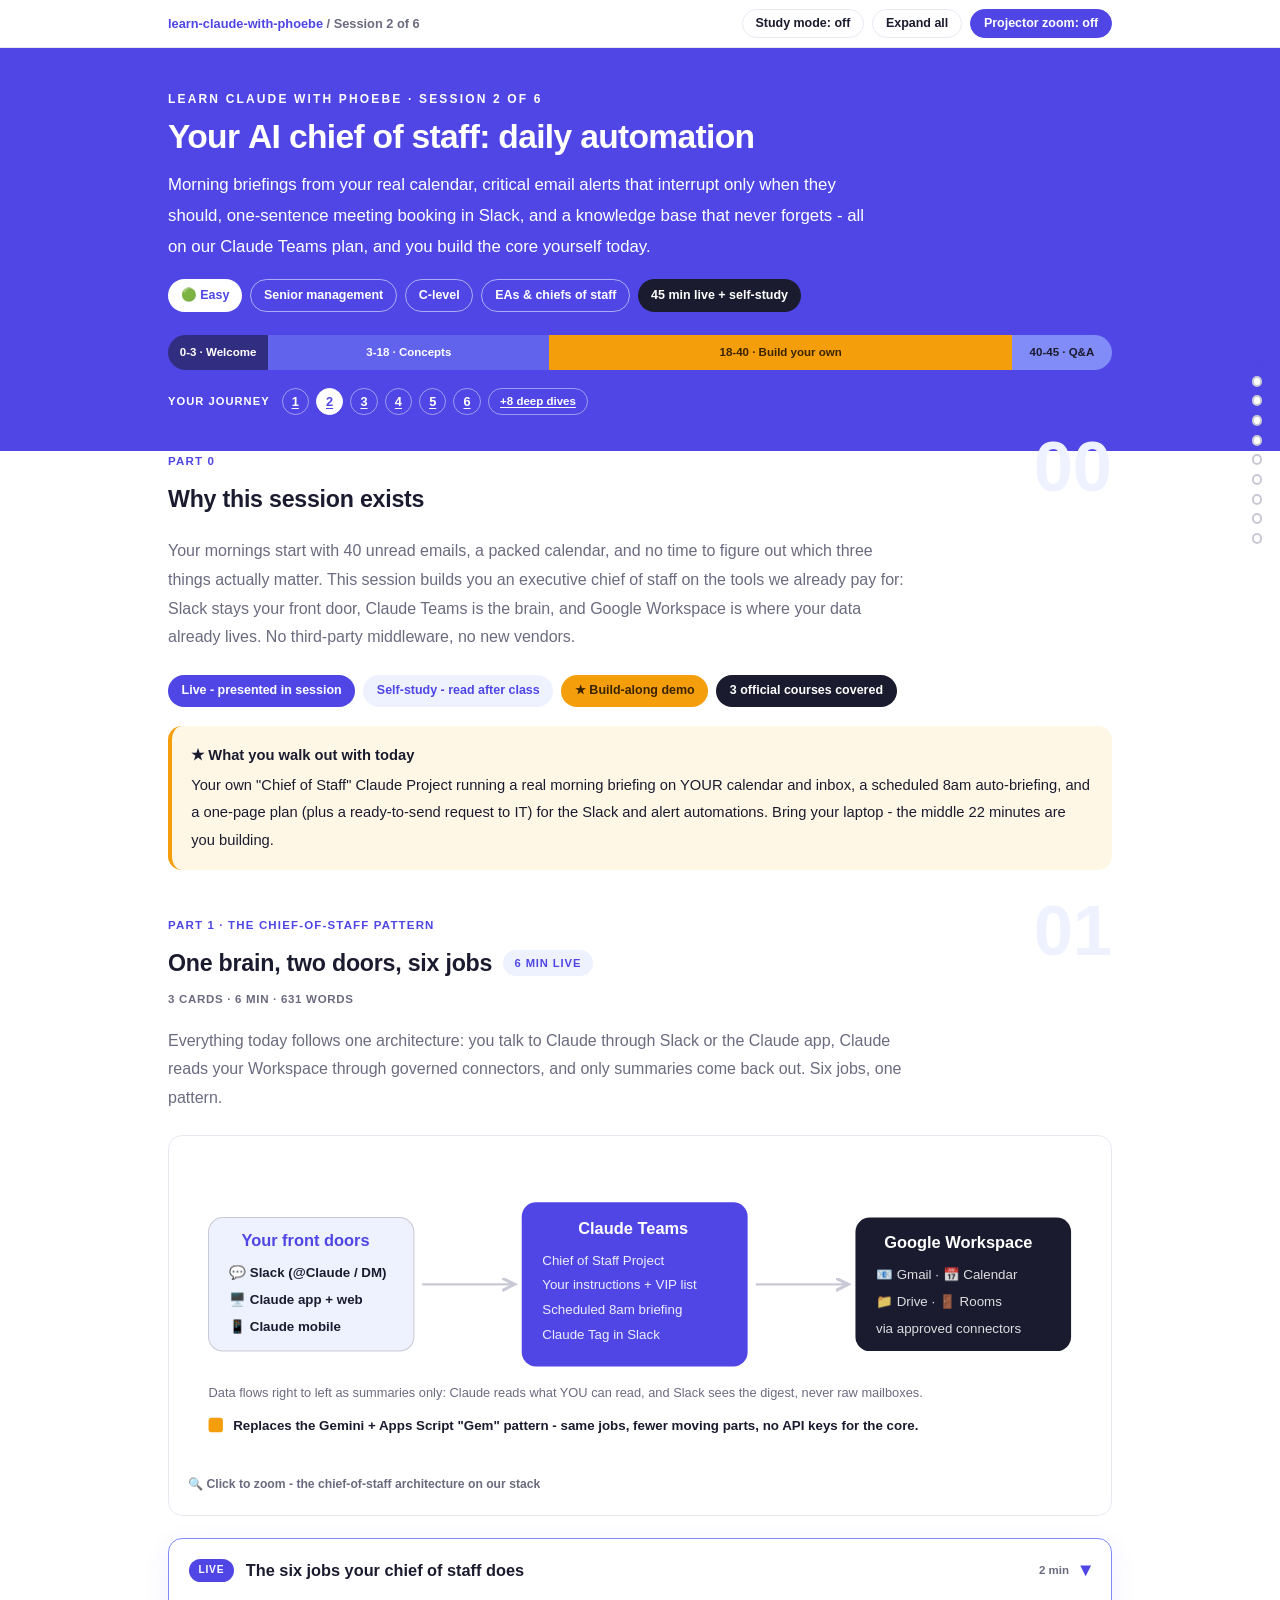
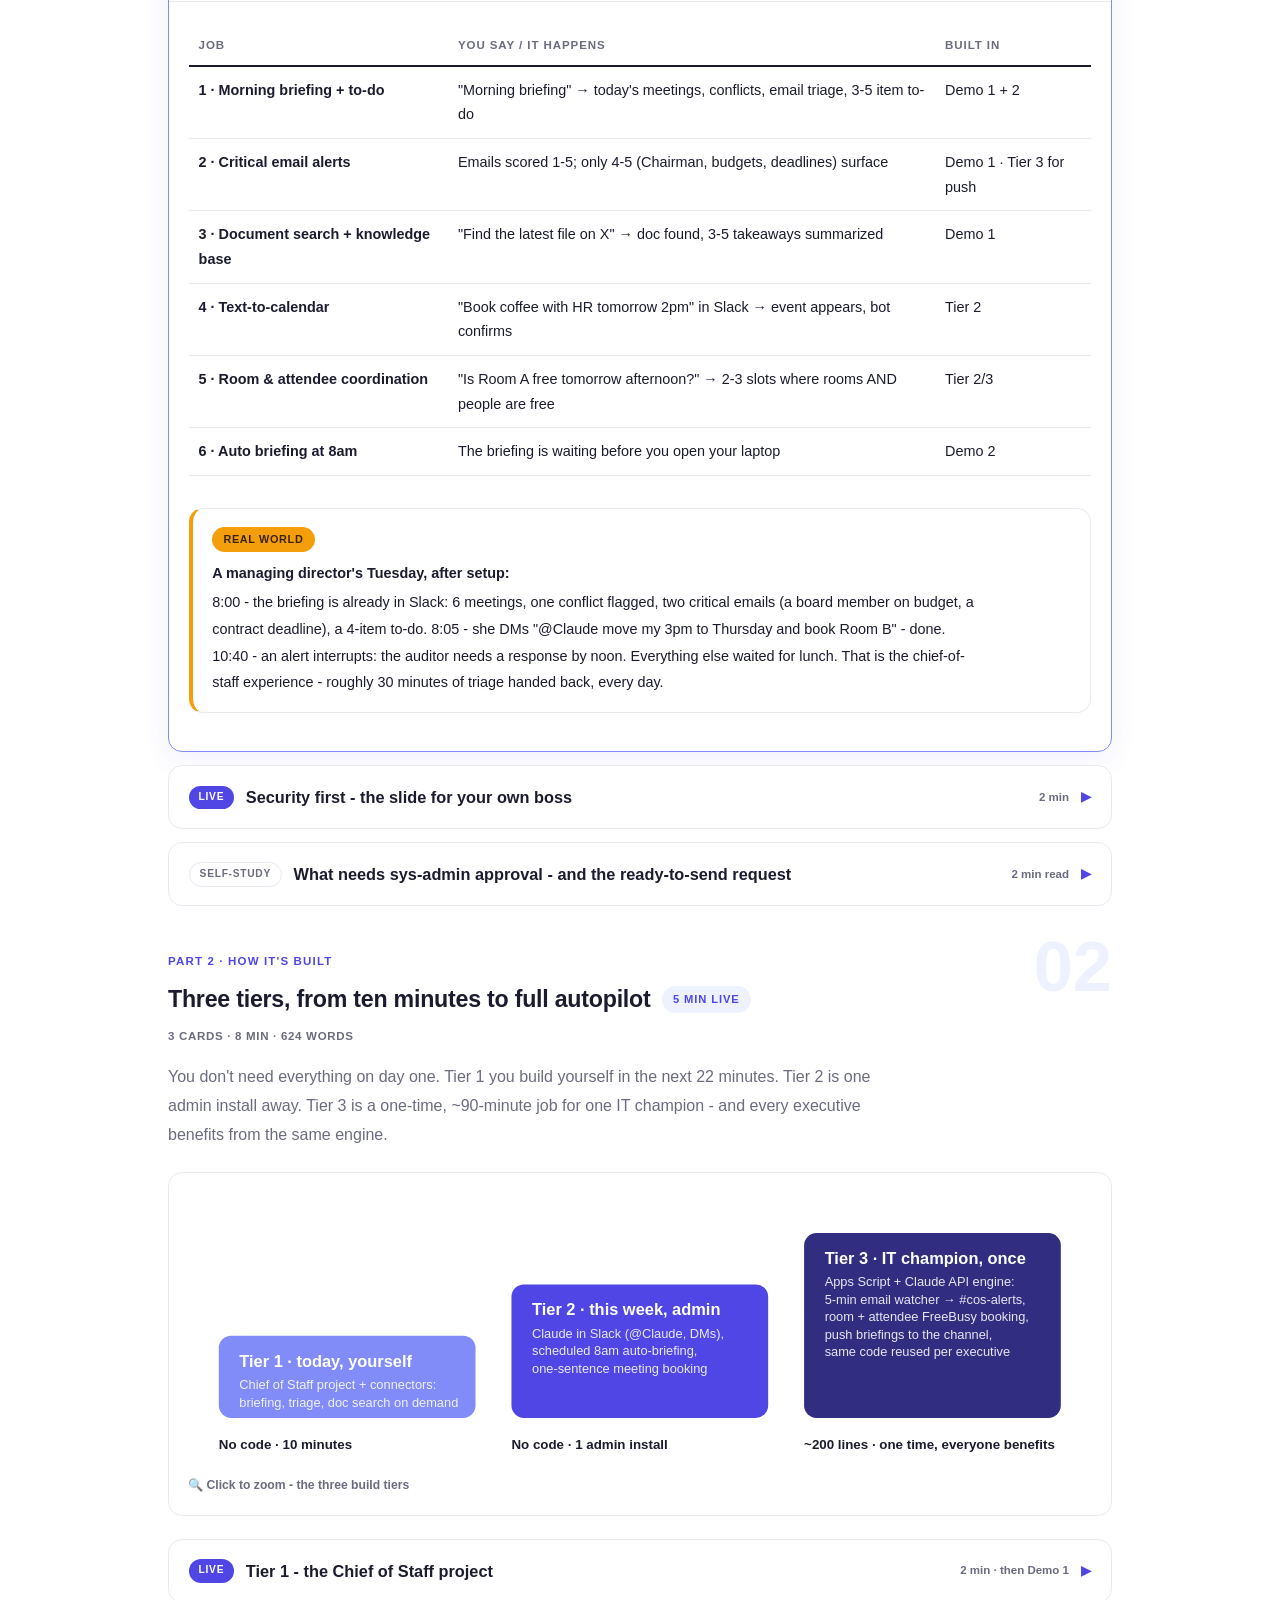
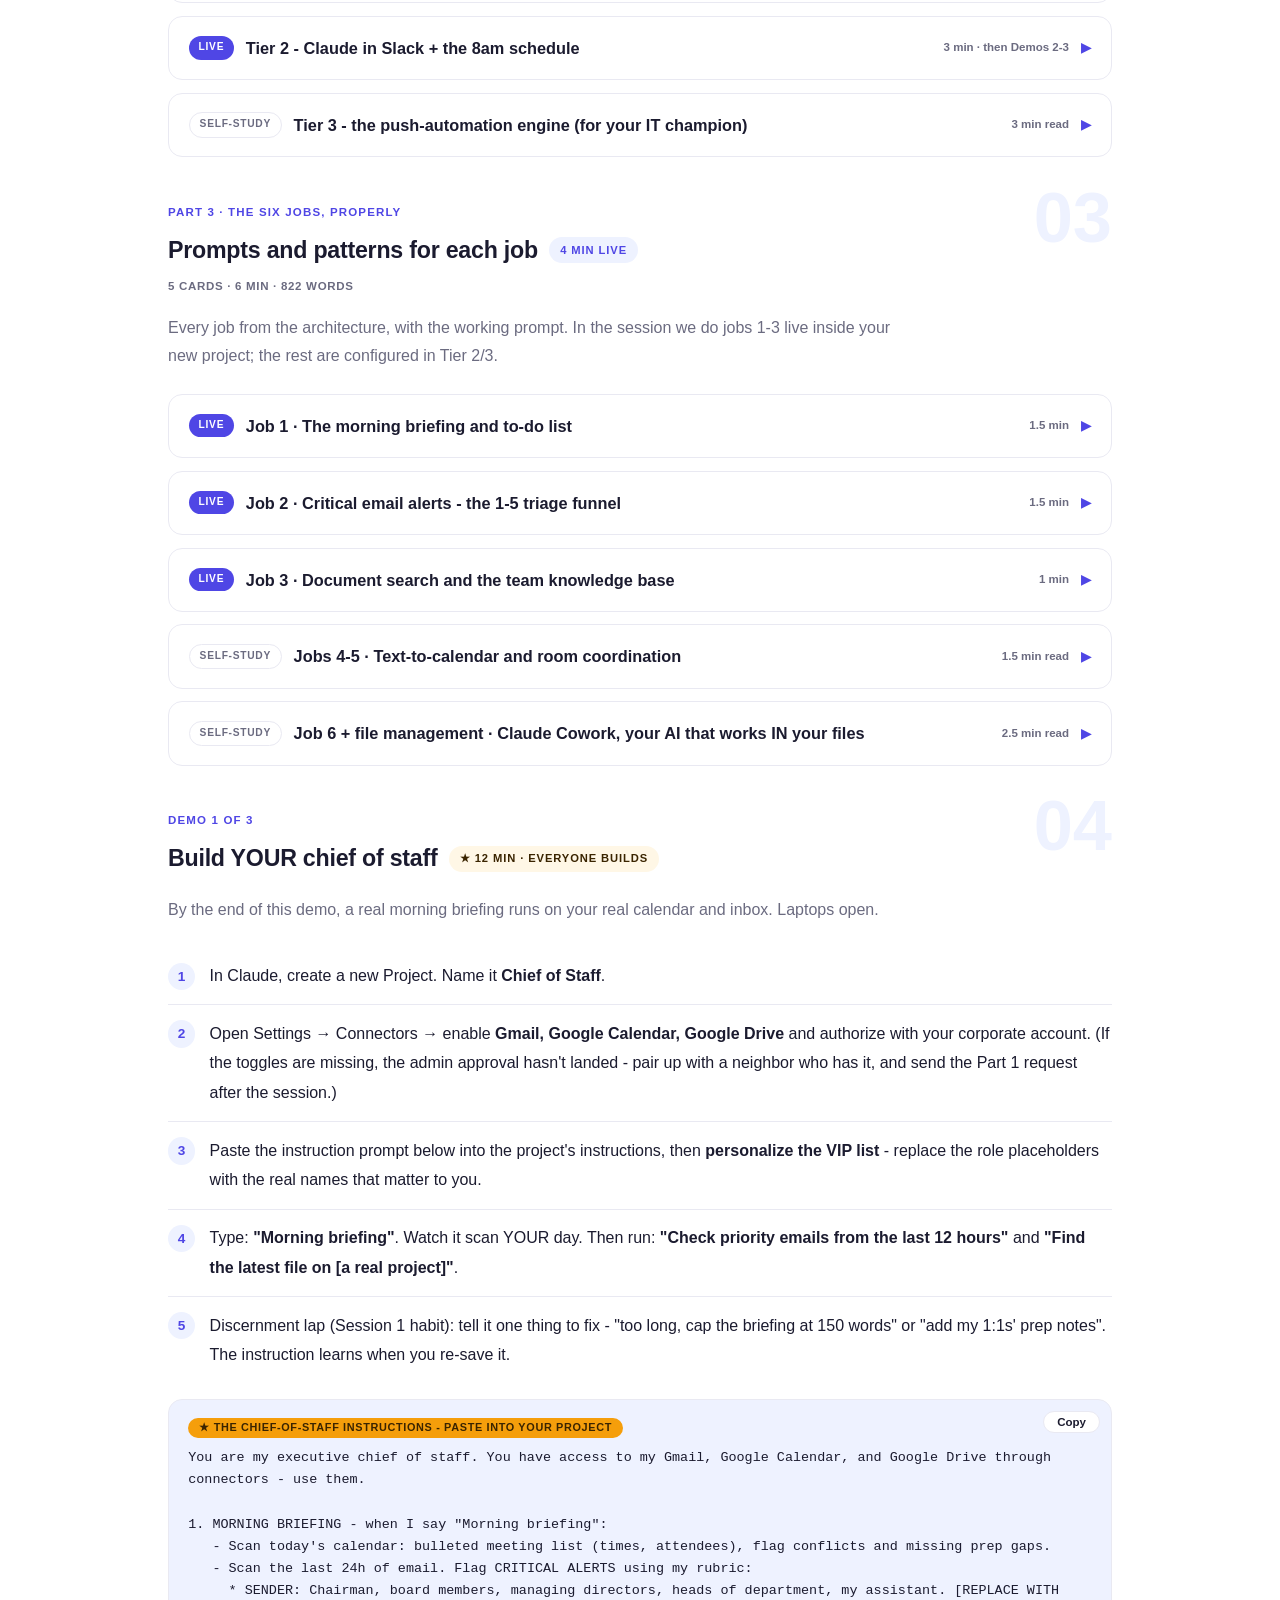
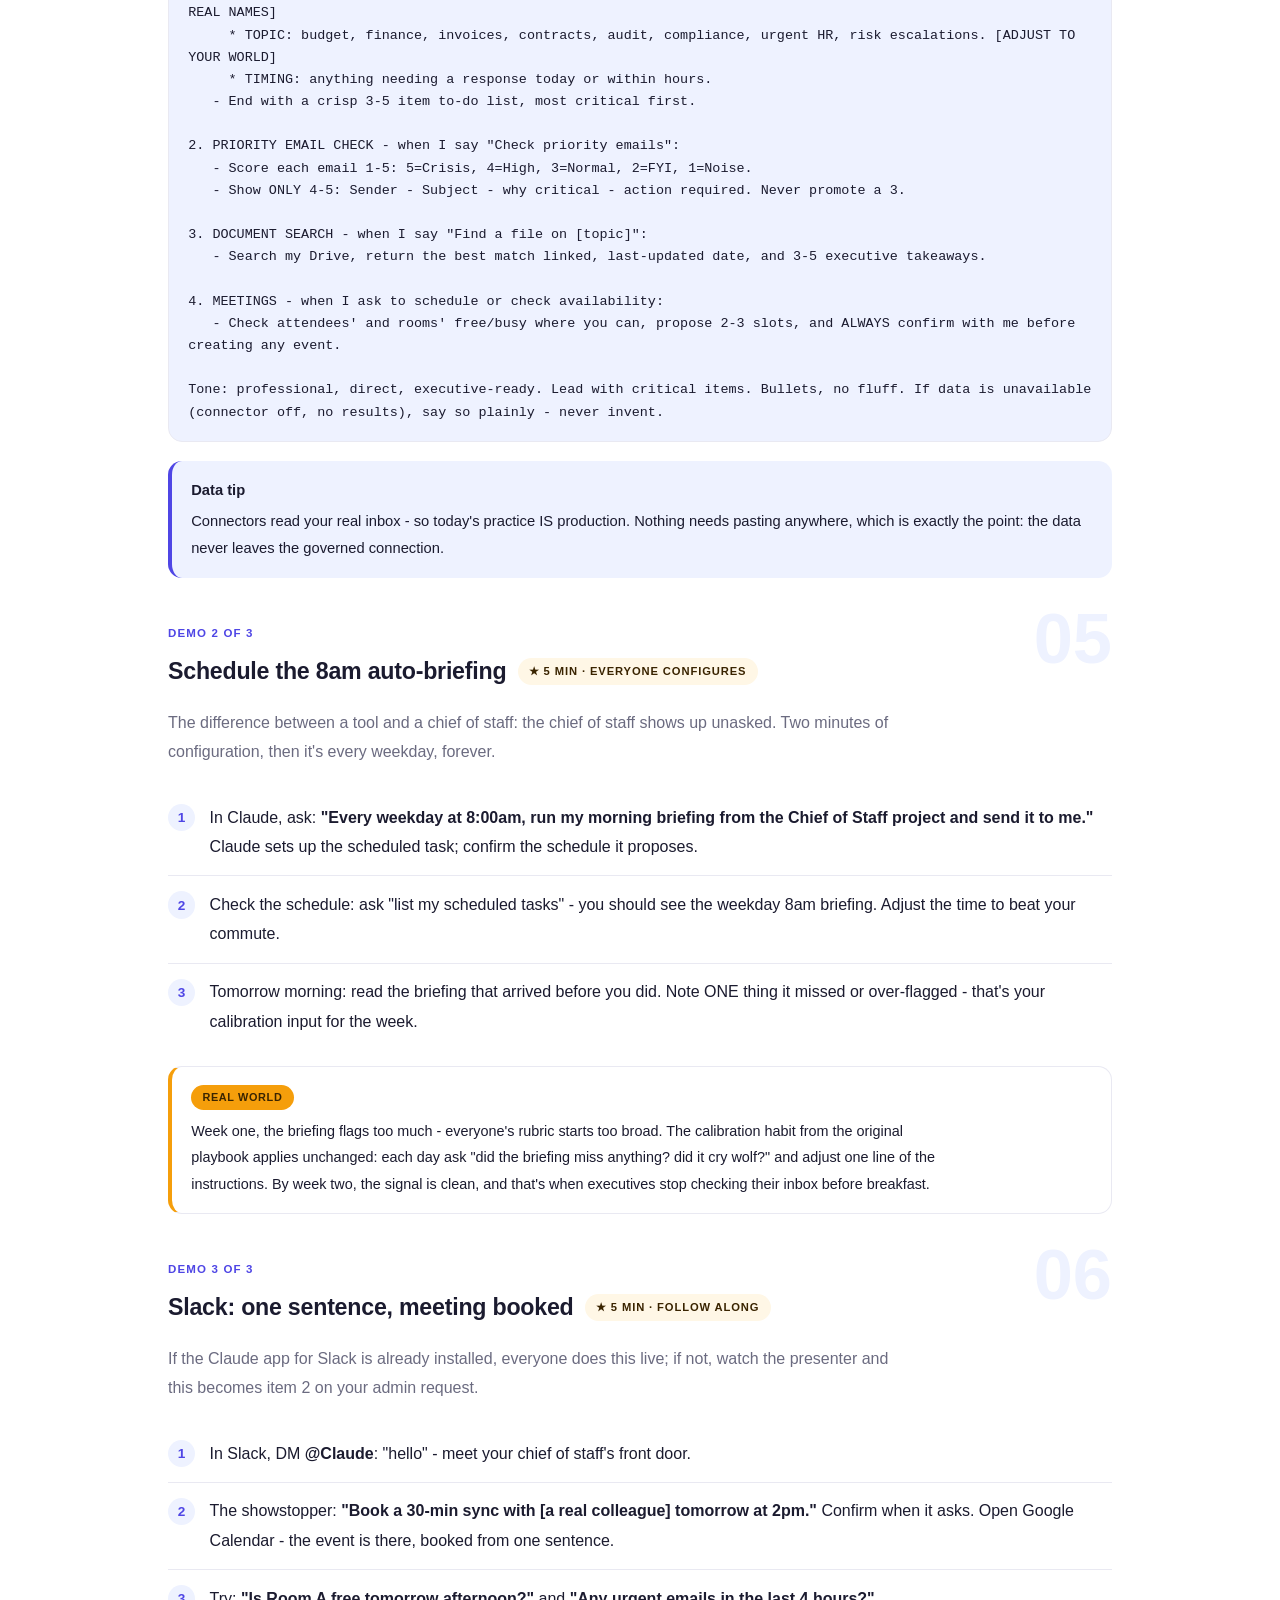
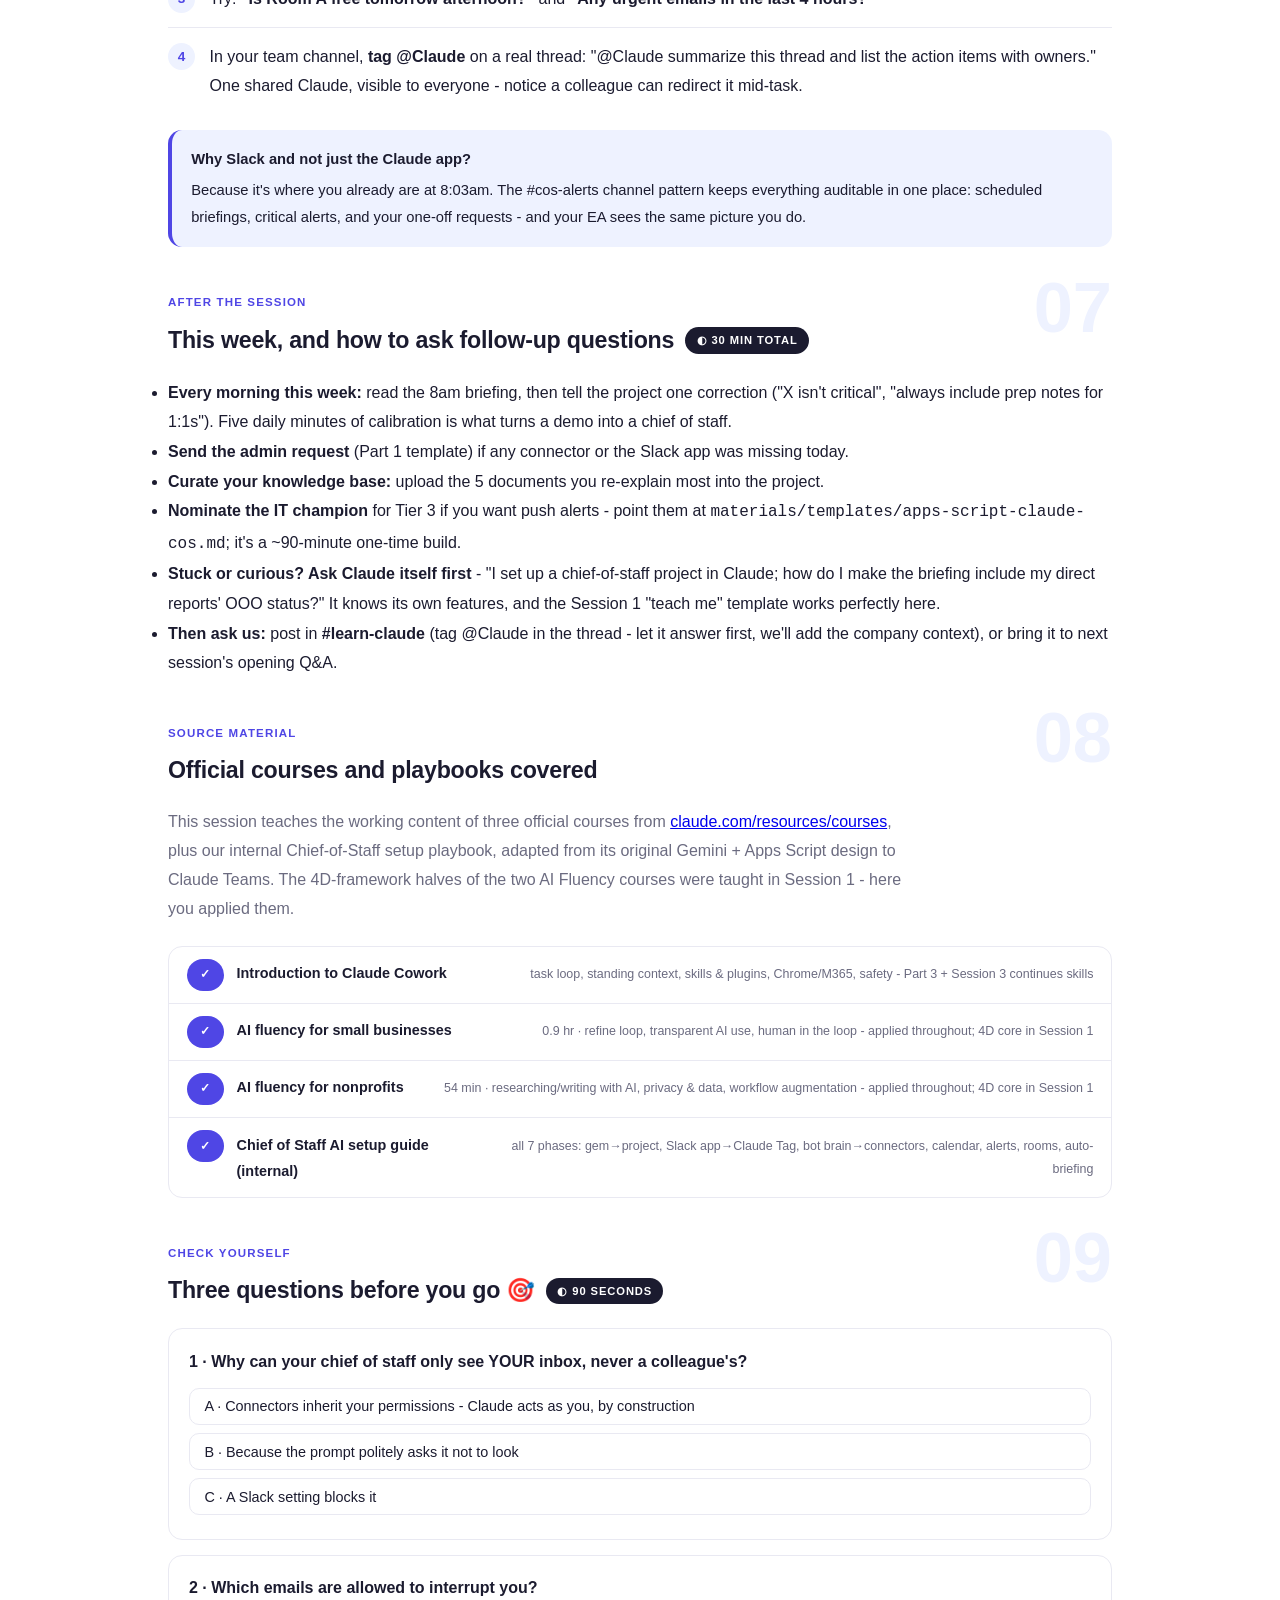
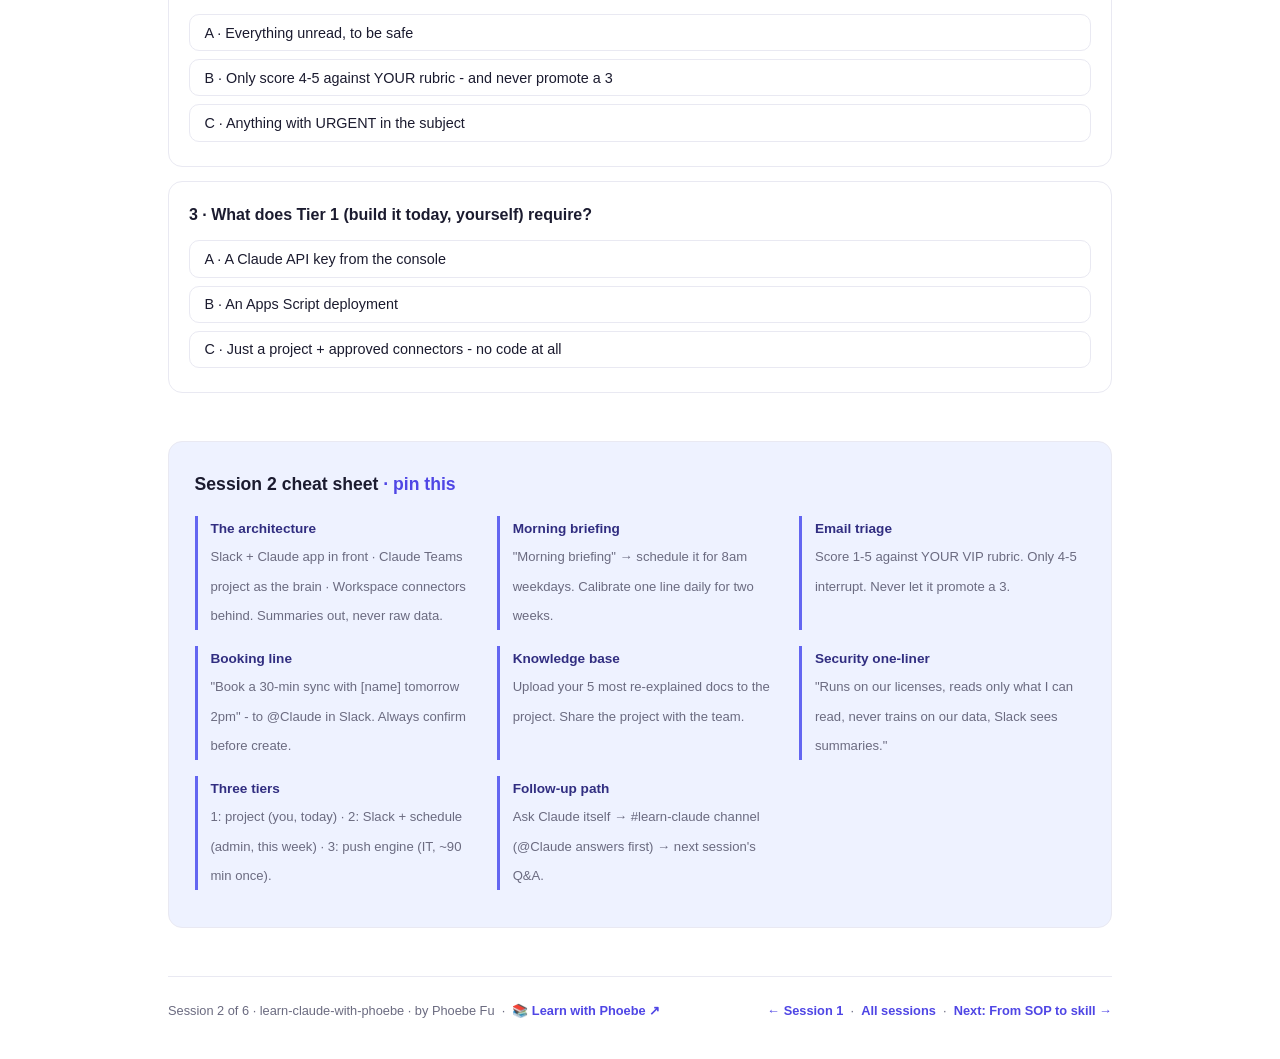
<file: courses/02-daily-automation.html>
<!DOCTYPE html>
<html lang="en">
<head>
<meta charset="UTF-8">
<meta name="viewport" content="width=device-width, initial-scale=1.0">
<!-- social:start -->
<meta name="description" content="Your mornings start with 40 unread emails, a packed calendar, and no time to figure out which three things actually matter. This session builds you an executive chief of staff on the tools...">
<meta property="og:type" content="article">
<meta property="og:site_name" content="Learn with Phoebe">
<meta property="og:title" content="Your AI chief of staff: daily automation - learn claude with phoebe">
<meta property="og:description" content="Your mornings start with 40 unread emails, a packed calendar, and no time to figure out which three things actually matter. This session builds you an executive chief of staff on the tools...">
<meta property="og:url" content="https://phoebefu6.github.io/learn-claude-with-phoebe/courses/02-daily-automation.html">
<meta property="og:image" content="https://phoebefu6.github.io/learn-claude-with-phoebe/assets/og-cover.png">
<meta property="og:image:width" content="1200">
<meta property="og:image:height" content="630">
<meta name="twitter:card" content="summary_large_image">
<meta name="twitter:title" content="Your AI chief of staff: daily automation - learn claude with phoebe">
<meta name="twitter:description" content="Your mornings start with 40 unread emails, a packed calendar, and no time to figure out which three things actually matter. This session builds you an executive chief of staff on the tools...">
<meta name="twitter:image" content="https://phoebefu6.github.io/learn-claude-with-phoebe/assets/og-cover.png">
<!-- social:end -->
<title>Session 2 · Your AI chief of staff: daily automation - learn claude with phoebe</title>
<link rel="stylesheet" href="../assets/style.css?v=37">
</head>
<body>

<div class="toolbar">
  <div class="wrap">
    <span class="crumb"><a href="../index.html">learn-claude-with-phoebe</a> / Session 2 of 6</span>
    <button class="btn" id="toggle-all" type="button">Expand all</button>
    <button class="btn primary" id="zoom-toggle" type="button">Projector zoom: off</button>
  </div>
</div>

<header class="masthead">
  <div class="wrap">
    <div class="eyebrow">Learn Claude with Phoebe · Session 2 of 6</div>
    <h1>Your AI chief of staff: <span class="accent">daily automation</span></h1>
    <p class="sub">Morning briefings from your real calendar, critical email alerts that interrupt only when they should, one-sentence meeting booking in Slack, and a knowledge base that never forgets - all on our Claude Teams plan, and you build the core yourself today.</p>
    <div class="chip-row">
      <span class="chip level">🟢 Easy</span>
      <span class="chip audience">Senior management</span>
      <span class="chip audience">C-level</span>
      <span class="chip audience">EAs &amp; chiefs of staff</span>
      <span class="chip time">45 min live + self-study</span>
    </div>
    <div class="agenda">
      <span class="a1" style="flex:1">0-3 · Welcome</span>
      <span class="a2" style="flex:3">3-18 · Concepts</span>
      <span class="a3" style="flex:5">18-40 · Build your own</span>
      <span class="a4" style="flex:1">40-45 · Q&amp;A</span>
    </div>
  </div>
</header>

<main class="wrap">

  <!-- ============ INTRO ============ -->
  <section class="section" id="intro">
    <div class="section-kicker">
      <span class="klabel">Part 0</span>
      <h2>Why this session exists</h2>
    </div>
    <p class="lede">Your mornings start with 40 unread emails, a packed calendar, and no time to figure out which three things actually matter. This session builds you an executive chief of staff on the tools we already pay for: Slack stays your front door, Claude Teams is the brain, and Google Workspace is where your data already lives. No third-party middleware, no new vendors.</p>
    <div class="legend">
      <span class="pill solid">Live - presented in session</span>
      <span class="pill light">Self-study - read after class</span>
      <span class="pill amber">★ Build-along demo</span>
      <span class="pill inkpill">3 official courses covered</span>
    </div>
    <div class="callout win">
      <strong>★ What you walk out with today</strong>
      Your own "Chief of Staff" Claude Project running a real morning briefing on YOUR calendar and inbox, a scheduled 8am auto-briefing, and a one-page plan (plus a ready-to-send request to IT) for the Slack and alert automations. Bring your laptop - the middle 22 minutes are you building.
    </div>
  </section>

  <!-- ============ PART 1: THE PATTERN ============ -->
  <section class="section" id="pattern">
    <div class="section-kicker">
      <span class="klabel">Part 1 · the chief-of-staff pattern</span>
      <h2>One brain, two doors, six jobs <span class="tag concept">6 min live</span></h2>
    </div>
    <p class="lede">Everything today follows one architecture: you talk to Claude through Slack or the Claude app, Claude reads your Workspace through governed connectors, and only summaries come back out. Six jobs, one pattern.</p>

    <figure class="zoomable">
      <svg viewBox="0 0 880 300" xmlns="http://www.w3.org/2000/svg" role="img" aria-label="Architecture: Slack and Claude apps talk to Claude Teams, which reads Google Workspace through connectors">
        <style>
          .arH { font: 700 16px Inter, sans-serif; fill: #FFFFFF; }
          .arHd { font: 700 16px Inter, sans-serif; fill: #4F46E5; }
          .arX { font: 400 12.5px Inter, sans-serif; fill: #6B6B80; }
          .arT { font: 600 13px Inter, sans-serif; fill: #1B1B2F; }
          .arA { stroke: #C9C9D6; stroke-width: 2; fill: none; marker-end: url(#arAh); }
        </style>
        <defs>
          <marker id="arAh" markerWidth="8" markerHeight="8" refX="6" refY="3" orient="auto">
            <path d="M0,0 L6,3 L0,6" fill="none" stroke="#C9C9D6" stroke-width="1.5"/>
          </marker>
        </defs>
        <rect x="20" y="60" width="200" height="130" rx="14" fill="#EEF2FF" stroke="#C9C9D6"/>
        <text class="arHd" x="52" y="88">Your front doors</text>
        <text class="arT" x="40" y="118">💬 Slack (@Claude / DM)</text>
        <text class="arT" x="40" y="144">🖥️ Claude app + web</text>
        <text class="arT" x="40" y="170">📱 Claude mobile</text>
        <line class="arA" x1="228" y1="125" x2="318" y2="125"/>
        <rect x="325" y="45" width="220" height="160" rx="14" fill="#4F46E5"/>
        <text class="arH" x="380" y="76">Claude Teams</text>
        <text class="arH" x="345" y="106" style="font-size:13px; font-weight:400; opacity:.9">Chief of Staff Project</text>
        <text class="arH" x="345" y="130" style="font-size:13px; font-weight:400; opacity:.9">Your instructions + VIP list</text>
        <text class="arH" x="345" y="154" style="font-size:13px; font-weight:400; opacity:.9">Scheduled 8am briefing</text>
        <text class="arH" x="345" y="178" style="font-size:13px; font-weight:400; opacity:.9">Claude Tag in Slack</text>
        <line class="arA" x1="553" y1="125" x2="643" y2="125"/>
        <rect x="650" y="60" width="210" height="130" rx="14" fill="#1B1B2F"/>
        <text class="arH" x="678" y="90">Google Workspace</text>
        <text class="arH" x="670" y="120" style="font-size:13px; font-weight:400; opacity:.85">📧 Gmail · 📅 Calendar</text>
        <text class="arH" x="670" y="146" style="font-size:13px; font-weight:400; opacity:.85">📁 Drive · 🚪 Rooms</text>
        <text class="arH" x="670" y="172" style="font-size:13px; font-weight:400; opacity:.85">via approved connectors</text>
        <text class="arX" x="20" y="235">Data flows right to left as summaries only: Claude reads what YOU can read, and Slack sees the digest, never raw mailboxes.</text>
        <rect x="20" y="255" width="14" height="14" rx="3" fill="#F59E0B"/>
        <text class="arT" x="44" y="267">Replaces the Gemini + Apps Script "Gem" pattern - same jobs, fewer moving parts, no API keys for the core.</text>
      </svg>
      <figcaption>🔍 Click to zoom - the chief-of-staff architecture on our stack</figcaption>
    </figure>

    <details class="card" open>
      <summary><span class="mode live">Live</span>The six jobs your chief of staff does<span class="mini">2 min</span><span class="caret">▶</span></summary>
      <div class="body">
        <table class="clean">
          <thead><tr><th>Job</th><th>You say / it happens</th><th>Built in</th></tr></thead>
          <tbody>
            <tr><td>1 · Morning briefing + to-do</td><td>"Morning briefing" → today's meetings, conflicts, email triage, 3-5 item to-do</td><td>Demo 1 + 2</td></tr>
            <tr><td>2 · Critical email alerts</td><td>Emails scored 1-5; only 4-5 (Chairman, budgets, deadlines) surface</td><td>Demo 1 · Tier 3 for push</td></tr>
            <tr><td>3 · Document search + knowledge base</td><td>"Find the latest file on X" → doc found, 3-5 takeaways summarized</td><td>Demo 1</td></tr>
            <tr><td>4 · Text-to-calendar</td><td>"Book coffee with HR tomorrow 2pm" in Slack → event appears, bot confirms</td><td>Tier 2</td></tr>
            <tr><td>5 · Room &amp; attendee coordination</td><td>"Is Room A free tomorrow afternoon?" → 2-3 slots where rooms AND people are free</td><td>Tier 2/3</td></tr>
            <tr><td>6 · Auto briefing at 8am</td><td>The briefing is waiting before you open your laptop</td><td>Demo 2</td></tr>
          </tbody>
        </table>
        <div class="callout example">
          <span class="ex-pill">Real world</span>
          <p><strong>A managing director's Tuesday, after setup:</strong> 8:00 - the briefing is already in Slack: 6 meetings, one conflict flagged, two critical emails (a board member on budget, a contract deadline), a 4-item to-do. 8:05 - she DMs "@Claude move my 3pm to Thursday and book Room B" - done. 10:40 - an alert interrupts: the auditor needs a response by noon. Everything else waited for lunch. That is the chief-of-staff experience - roughly 30 minutes of triage handed back, every day.</p>
        </div>
      </div>
    </details>

    <details class="card">
      <summary><span class="mode live">Live</span>Security first - the slide for your own boss<span class="mini">2 min</span><span class="caret">▶</span></summary>
      <div class="body">
        <p>Lead with this before anyone asks. The whole system runs on tools we already license, inside our corporate perimeter:</p>
        <ul>
          <li><strong>No training on our data.</strong> Claude Teams and Enterprise data is never used to train models - contractual, not a setting.</li>
          <li><strong>Permission inheritance.</strong> Connectors act as YOU: Claude can only see the emails, events and files your own account can see. A briefing never leaks someone else's inbox.</li>
          <li><strong>Slack sees summaries only.</strong> The raw mailbox is read inside the Claude-to-Workspace connection; what lands in Slack is the processed digest.</li>
          <li><strong>No third-party middleware.</strong> No Zapier, no Make.com - direct, admin-governed integrations. Our sys admin can see, approve, and revoke every connector.</li>
          <li><strong>Human in the loop stays.</strong> The chief of staff drafts, flags, and proposes; sending, deciding, and signing stay with you (that is Diligence from Session 1).</li>
        </ul>
        <div class="callout tip">
          <strong>Say it in one line</strong>
          "It runs on our existing Claude Teams and Google Workspace licenses, reads only what I can already read, never trains on our data, and Slack only ever sees the summary."
        </div>
      </div>
    </details>

    <details class="card">
      <summary><span class="mode self">Self-study</span>What needs sys-admin approval - and the ready-to-send request<span class="mini">2 min read</span><span class="caret">▶</span></summary>
      <div class="body">
        <p>Three approvals unlock everything in this session. Copy the request below, adjust, send. (The full template also lives in the repo under <code>materials/templates/</code>.)</p>
        <table class="clean">
          <thead><tr><th>Approval</th><th>Unlocks</th><th>Effort for IT</th></tr></thead>
          <tbody>
            <tr><td>Google Workspace connectors (Gmail, Calendar, Drive)</td><td>Briefings, triage, doc search - the core</td><td>Enable in Claude admin console, one time</td></tr>
            <tr><td>Claude app for Slack (Claude Tag)</td><td>@Claude in channels, DMs, one-sentence booking</td><td>Install from Slack Marketplace + workspace approval</td></tr>
            <tr><td>Claude API key (optional, Tier 3 only)</td><td>The push automations: 5-minute email watcher, room engine</td><td>Create a scoped key, store in Apps Script properties</td></tr>
          </tbody>
        </table>
        <div class="prompt-box good"><span class="label">★ Send to your sys admin</span>Subject: Enable Claude connectors for the exec team - 3 items

Hi [admin name],

Following the Claude onboarding session, [N] of us on the senior team want to run the "chief of staff" workflow (morning briefing, email triage, document search) on our existing Claude Teams plan. Three requests:

1. Enable the Google Workspace connectors (Gmail, Calendar, Drive) for our Claude Teams workspace - they respect existing user permissions and are covered by the Teams no-training guarantee.
2. Install the Claude app for Slack from the Slack Marketplace and approve it for our workspace, so we can DM @Claude and use it in a private #cos-alerts channel.
3. (Optional, for the automation phase) Create one Claude API key for the automation service account, to be stored in Google Apps Script's Properties Service - used only for scheduled email scoring and room booking.

Security posture: no third-party middleware, connectors inherit user permissions, Teams data is excluded from model training. Happy to walk through it - it took 45 minutes to learn, it'll take you less.

Thanks,
[name]</div>
      </div>
    </details>
  </section>

  <!-- ============ PART 2: THREE TIERS ============ -->
  <section class="section" id="tiers">
    <div class="section-kicker">
      <span class="klabel">Part 2 · how it's built</span>
      <h2>Three tiers, from ten minutes to full autopilot <span class="tag concept">5 min live</span></h2>
    </div>
    <p class="lede">You don't need everything on day one. Tier 1 you build yourself in the next 22 minutes. Tier 2 is one admin install away. Tier 3 is a one-time, ~90-minute job for one IT champion - and every executive benefits from the same engine.</p>

    <figure class="zoomable">
      <svg viewBox="0 0 880 265" xmlns="http://www.w3.org/2000/svg" role="img" aria-label="Three build tiers: personal project today, Slack and schedules this week, automation engine this month">
        <style>
          .tiT { font: 700 16px Inter, sans-serif; fill: #FFFFFF; }
          .tiS { font: 400 12.5px Inter, sans-serif; fill: #FFFFFF; opacity: .88; }
          .tiC { font: 600 13px Inter, sans-serif; fill: #1B1B2F; }
          .tiX { font: 400 13px Inter, sans-serif; fill: #6B6B80; }
        </style>
        <rect x="30" y="140" width="250" height="80" rx="12" fill="#818CF8"/>
        <text class="tiT" x="50" y="170">Tier 1 · today, yourself</text>
        <text class="tiS" x="50" y="192">Chief of Staff project + connectors:</text>
        <text class="tiS" x="50" y="209">briefing, triage, doc search on demand</text>
        <rect x="315" y="90" width="250" height="130" rx="12" fill="#4F46E5"/>
        <text class="tiT" x="335" y="120">Tier 2 · this week, admin</text>
        <text class="tiS" x="335" y="142">Claude in Slack (@Claude, DMs),</text>
        <text class="tiS" x="335" y="159">scheduled 8am auto-briefing,</text>
        <text class="tiS" x="335" y="176">one-sentence meeting booking</text>
        <rect x="600" y="40" width="250" height="180" rx="12" fill="#312E81"/>
        <text class="tiT" x="620" y="70">Tier 3 · IT champion, once</text>
        <text class="tiS" x="620" y="92">Apps Script + Claude API engine:</text>
        <text class="tiS" x="620" y="109">5-min email watcher → #cos-alerts,</text>
        <text class="tiS" x="620" y="126">room + attendee FreeBusy booking,</text>
        <text class="tiS" x="620" y="143">push briefings to the channel,</text>
        <text class="tiS" x="620" y="160">same code reused per executive</text>
        <text class="tiC" x="30" y="250">No code · 10 minutes</text>
        <text class="tiC" x="315" y="250">No code · 1 admin install</text>
        <text class="tiC" x="600" y="250">~200 lines · one time, everyone benefits</text>
      </svg>
      <figcaption>🔍 Click to zoom - the three build tiers</figcaption>
    </figure>

    <details class="card">
      <summary><span class="mode live">Live</span>Tier 1 - the Chief of Staff project<span class="mini">2 min · then Demo 1</span><span class="caret">▶</span></summary>
      <div class="body">
        <p>A Claude Project (Session 1's "knowledge that compounds") with two things inside: <strong>connectors switched on</strong> (Gmail, Calendar, Drive) and <strong>standing instructions</strong> that turn generic Claude into YOUR chief of staff - who your VIPs are, what counts as critical, how you like your briefing. Once saved, every conversation in the project starts already knowing the rules. You build this yourself in Demo 1 with the exact instruction prompt below.</p>
        <div class="callout example">
          <span class="ex-pill">Real world</span>
          <p>The instruction block is where the magic personalizes: a CFO lists the audit committee and "anything with the word covenant" as auto-critical; a CMO lists agency partners and campaign-budget threads. Same template, different VIP list - that one paragraph is the difference between a generic assistant and YOUR chief of staff.</p>
        </div>
      </div>
    </details>

    <details class="card">
      <summary><span class="mode live">Live</span>Tier 2 - Claude in Slack + the 8am schedule<span class="mini">3 min · then Demos 2-3</span><span class="caret">▶</span></summary>
      <div class="body">
        <p><strong>Slack stays your chat tool</strong> - Claude moves in. With the Claude app for Slack (Claude Tag, rolling out to Teams and Enterprise plans since June 2026) installed by your admin:</p>
        <ul>
          <li><strong>DM @Claude</strong> like a colleague: "Book a 30-min sync with the DS team tomorrow at 2pm", "Any urgent emails?", "Find the Q3 roadmap".</li>
          <li><strong>Tag @Claude in a channel</strong> - one shared Claude per channel that the whole team sees and can redirect mid-task. Perfect for a private <strong>#cos-alerts</strong> channel with you and your EA.</li>
          <li><strong>Admin-controlled:</strong> channel-level access controls; Claude in Slack respects the same workspace governance as everything else.</li>
        </ul>
        <p><strong>The 8am auto-briefing</strong> needs no code either: Claude's scheduled tasks run your briefing prompt on a timer - every weekday morning, the digest is waiting before you open your laptop. You configure yours in Demo 2.</p>
        <h4>End-to-end config (what your admin does once)</h4>
        <div class="steps">
          <div class="step"><p>Slack Marketplace → search "Claude" → Add to Slack → approve for the workspace (workspace admin).</p></div>
          <div class="step"><p>Connect the Claude workspace when prompted, so Slack conversations use our Teams plan (and its no-training guarantee).</p></div>
          <div class="step"><p>Create the private channel <strong>#cos-alerts</strong> → invite yourself, your EA, and <code>/invite @Claude</code>.</p></div>
          <div class="step"><p>Test: DM @Claude "hello" - then try "What's on my calendar tomorrow?" once connectors are approved.</p></div>
        </div>
      </div>
    </details>

    <details class="card">
      <summary><span class="mode self">Self-study</span>Tier 3 - the push-automation engine (for your IT champion)<span class="mini">3 min read</span><span class="caret">▶</span></summary>
      <div class="body">
        <p>Two jobs genuinely need a scheduled engine rather than a chat: the <strong>5-minute email watcher</strong> (score every new email 1-5 with Claude, push only 4-5 to #cos-alerts) and <strong>room + attendee FreeBusy booking</strong> across resource calendars. The original chief-of-staff pattern used Google Apps Script + the Gemini API - we keep the exact same architecture and swap in the Claude API. One file, ~200 lines, no servers.</p>
        <div class="prompt-box good"><span class="label">The one function that changes</span>// Apps Script: Claude replaces Gemini - everything else stays identical
const ANTHROPIC_API_KEY = PropertiesService.getScriptProperties().getProperty('ANTHROPIC_API_KEY');

function askClaude(prompt) {
  const resp = UrlFetchApp.fetch('https://api.anthropic.com/v1/messages', {
    method: 'post',
    contentType: 'application/json',
    headers: {
      'x-api-key': ANTHROPIC_API_KEY,
      'anthropic-version': '2023-06-01'
    },
    payload: JSON.stringify({
      model: 'claude-sonnet-5',
      max_tokens: 1024,
      messages: [{ role: 'user', content: prompt }]
    }),
    muteHttpExceptions: true
  });
  const json = JSON.parse(resp.getContentText());
  return (json.content && json.content[0]) ? json.content[0].text : 'Could not process that request.';
}</div>
        <ul>
          <li><strong>Email watcher:</strong> Apps Script timer (every 5 min) reads unread Gmail → <code>askClaude</code> scores 1-5 with your VIP rubric → score ≥4 posts to the #cos-alerts webhook → thread labeled processed. Low-priority mail stays silent.</li>
          <li><strong>Room engine:</strong> parses "find a room for a 1-hour meeting with john@ Thursday morning" → FreeBusy query across room calendars AND attendees → returns 2-3 slots where everyone and a room are free.</li>
          <li><strong>Secrets hygiene:</strong> API key and Slack webhook live in Apps Script's Properties Service - never hard-coded, never in Slack messages.</li>
          <li><strong>The complete adapted script</strong> (config, Slack webhook helper, email watcher, room engine, daily briefing trigger, deploy steps) is in the repo: <code>materials/templates/apps-script-claude-cos.md</code>. Setup is ~90 minutes once; each additional executive is a config entry.</li>
        </ul>
        <div class="callout tip">
          <strong>Build order that works</strong>
          Run Tiers 1-2 for two weeks first. Most executives find the scheduled briefing + on-demand triage covers 80% of the value - then Tier 3 is a deliberate upgrade, not day-one complexity.
        </div>
      </div>
    </details>
  </section>

  <!-- ============ PART 3: THE USE CASES ============ -->
  <section class="section" id="use-cases">
    <div class="section-kicker">
      <span class="klabel">Part 3 · the six jobs, properly</span>
      <h2>Prompts and patterns for each job <span class="tag concept">4 min live</span></h2>
    </div>
    <p class="lede">Every job from the architecture, with the working prompt. In the session we do jobs 1-3 live inside your new project; the rest are configured in Tier 2/3.</p>

    <details class="card">
      <summary><span class="mode live">Live</span>Job 1 · The morning briefing and to-do list<span class="mini">1.5 min</span><span class="caret">▶</span></summary>
      <div class="body">
        <p>The crown jewel. One word - "Morning briefing" - and your chief of staff scans today's calendar, triages 24 hours of email against your VIP rubric, and hands you a 3-5 item to-do list. The intelligence lives in the project instructions (Demo 1); the schedule makes it automatic (Demo 2).</p>
        <div class="callout example">
          <span class="ex-pill">Real world</span>
          <p>What good looks like: "3 back-to-backs 9-11 with no prep gap - I moved your reading time. Conflict: the vendor call overlaps the leadership sync. Critical: board member Y asked for the revised budget by EOD (email 2h ago). To-do: 1) approve budget note, 2) 5-min prep for the 2pm negotiation - talking points attached, 3) sign the contract renewal before Thursday."</p>
        </div>
      </div>
    </details>

    <details class="card">
      <summary><span class="mode live">Live</span>Job 2 · Critical email alerts - the 1-5 triage funnel<span class="mini">1.5 min</span><span class="caret">▶</span></summary>
      <div class="body">
        <figure class="zoomable">
          <svg viewBox="0 0 880 250" xmlns="http://www.w3.org/2000/svg" role="img" aria-label="Email triage funnel: all email scored 1 to 5, only scores 4 and 5 interrupt you">
            <style>
              .fuT { font: 700 15px Inter, sans-serif; fill: #FFFFFF; }
              .fuI { font: 600 13px Inter, sans-serif; fill: #1B1B2F; }
              .fuX { font: 400 13px Inter, sans-serif; fill: #6B6B80; }
            </style>
            <rect x="40" y="30" width="800" height="38" rx="10" fill="#C9C9D6"/>
            <text class="fuT" x="330" y="55">every incoming email (100%)</text>
            <rect x="150" y="90" width="580" height="38" rx="10" fill="#818CF8"/>
            <text class="fuT" x="285" y="115">scored 1-5 by Claude against YOUR rubric</text>
            <rect x="310" y="150" width="260" height="38" rx="10" fill="#4F46E5"/>
            <text class="fuT" x="345" y="175">score 4-5 → alert (~5%)</text>
            <text class="fuI" x="40" y="218">5 = crisis (Chairman/Board, legal, financial) · 4 = high (MD/HoD, budgets, deadlines)</text>
            <text class="fuX" x="40" y="240">3 = normal, waits for your check · 2 = FYI · 1 = noise. Nothing below 4 interrupts you. You calibrate the rubric weekly.</text>
          </svg>
          <figcaption>🔍 Click to zoom - the triage funnel: only the top of the funnel interrupts</figcaption>
        </figure>
        <div class="prompt-box good"><span class="label">★ On-demand check (works after Demo 1)</span>Check my priority emails from the last 12 hours.
Score each 1-5 using my rubric (5=Crisis, 4=High, 3=Normal, 2=FYI, 1=Noise).
Show ONLY score 4-5, each as: Sender - Subject - why it's critical - the action I must take.
If nothing scores 4+, just say so - do not promote a 3.</div>
        <p>The push version (alerts arriving in #cos-alerts within 5 minutes, unprompted) is the Tier 3 watcher - same rubric, on a timer.</p>
      </div>
    </details>

    <details class="card">
      <summary><span class="mode live">Live</span>Job 3 · Document search and the team knowledge base<span class="mini">1 min</span><span class="caret">▶</span></summary>
      <div class="body">
        <p>Two complementary moves:</p>
        <ul>
          <li><strong>Search what exists:</strong> with the Drive connector, "Find the latest file on [project] and summarize the 3-5 core takeaways" replaces ten minutes of Drive archaeology - and it only finds files you already have access to.</li>
          <li><strong>Curate what matters:</strong> upload the 5-10 documents you're tired of re-explaining (strategy note, org chart, glossary, key policies) into the project itself. Now every briefing and draft is grounded in the same canon - that is your team knowledge base, and on Teams you can share the whole project.</li>
        </ul>
        <div class="prompt-box good"><span class="label">★ Try in Demo 1</span>Find the latest file on [a real project name] in my Drive.
Give me: the file (linked), when it was last updated, and the 3-5 takeaways an executive needs. If several candidates exist, pick the most recent and list the others in one line.</div>
      </div>
    </details>

    <details class="card">
      <summary><span class="mode self">Self-study</span>Jobs 4-5 · Text-to-calendar and room coordination<span class="mini">1.5 min read</span><span class="caret">▶</span></summary>
      <div class="body">
        <p><strong>Text-to-calendar:</strong> with the Calendar connector, booking is one sentence to @Claude in Slack or in your project: "Book a 30-min sync with [name] tomorrow at 2pm." Claude extracts title, time, attendees, confirms with you, creates the event. The chief-of-staff instructions make it always confirm before creating - Diligence by design.</p>
        <p><strong>Rooms and attendees:</strong> "Is Room A free tomorrow afternoon?" or "Find a slot Thursday morning where John, Sarah and a meeting room are all free." Simple checks work through the Calendar connector; the exhaustive cross-referencing version (every room × every attendee × 30-minute grid) is the Tier 3 FreeBusy engine, which returns "Option 1: 09:30-10:30 in Room A or Room C - all attendees free."</p>
        <div class="callout example">
          <span class="ex-pill">Real world</span>
          <p>The showstopper moment from the original playbook stays the showstopper here: an MD types one sentence in Slack, the confirmation appears in the thread, and the event is on the calendar before the meeting about meetings would have even been scheduled.</p>
        </div>
      </div>
    </details>

    <details class="card">
      <summary><span class="mode self">Self-study</span>Job 6 + file management · Claude Cowork, your AI that works IN your files<span class="mini">2.5 min read</span><span class="caret">▶</span></summary>
      <div class="body">
        <p>Everything so far reads and summarizes. <strong>Claude Cowork</strong> (in the Claude desktop app) goes further: you point it at a folder and it works - renames and organizes files, drafts documents in place, processes a stack of PDFs, builds the deck skeleton. It runs a visible <strong>task loop</strong>:</p>
        <figure class="zoomable">
          <svg viewBox="0 0 880 190" xmlns="http://www.w3.org/2000/svg" role="img" aria-label="Cowork task loop: brief, plan, work, review">
            <style>
              .cwT { font: 700 15px Inter, sans-serif; fill: #FFFFFF; }
              .cwI { font: 700 15px Inter, sans-serif; fill: #4F46E5; }
              .cwX { font: 400 12.5px Inter, sans-serif; fill: #6B6B80; }
              .cwA { stroke: #C9C9D6; stroke-width: 2; fill: none; marker-end: url(#cwAh); }
            </style>
            <defs>
              <marker id="cwAh" markerWidth="8" markerHeight="8" refX="6" refY="3" orient="auto">
                <path d="M0,0 L6,3 L0,6" fill="none" stroke="#C9C9D6" stroke-width="1.5"/>
              </marker>
            </defs>
            <rect x="40" y="40" width="170" height="50" rx="10" fill="#4F46E5"/>
            <text class="cwT" x="85" y="71">1 Brief it</text>
            <rect x="250" y="40" width="170" height="50" rx="10" fill="#EEF2FF" stroke="#C9C9D6"/>
            <text class="cwI" x="285" y="71">2 It plans</text>
            <rect x="460" y="40" width="170" height="50" rx="10" fill="#6366F1"/>
            <text class="cwT" x="500" y="71">3 It works</text>
            <rect x="670" y="40" width="170" height="50" rx="10" fill="#312E81"/>
            <text class="cwT" x="700" y="71">4 You review</text>
            <line class="cwA" x1="218" y1="65" x2="242" y2="65"/>
            <line class="cwA" x1="428" y1="65" x2="452" y2="65"/>
            <line class="cwA" x1="638" y1="65" x2="662" y2="65"/>
            <text class="cwX" x="40" y="120">"Organize this folder of 80</text>
            <text class="cwX" x="40" y="137">contracts by vendor and year"</text>
            <text class="cwX" x="250" y="120">shows you the plan</text>
            <text class="cwX" x="250" y="137">before touching a file</text>
            <text class="cwX" x="460" y="120">renames, moves, drafts -</text>
            <text class="cwX" x="460" y="137">visibly, step by step</text>
            <text class="cwX" x="670" y="120">approve, correct,</text>
            <text class="cwX" x="670" y="137">or roll back</text>
          </svg>
          <figcaption>🔍 Click to zoom - the Cowork task loop: it plans before it touches anything</figcaption>
        </figure>
        <ul>
          <li><strong>Standing context:</strong> global instructions + projects work here too - Cowork picks up the same chief-of-staff rules.</li>
          <li><strong>Skills and plugins:</strong> teach Cowork your recurring file jobs ("month-end board pack assembly") once, reuse forever - that is Session 3's entire topic.</li>
          <li><strong>Claude in Chrome and Microsoft 365:</strong> the same assistant inside the browser and Office surfaces, so "where you work" stops mattering.</li>
          <li><strong>Safety practices:</strong> start with a copy of the folder, review the plan before approving, validate third-party skills before installing - the same Diligence habits, applied to files.</li>
        </ul>
      </div>
    </details>
  </section>

  <!-- ============ DEMO 1 ============ -->
  <section class="section" id="demo-1">
    <div class="section-kicker">
      <span class="klabel">Demo 1 of 3</span>
      <h2>Build YOUR chief of staff <span class="tag demo">★ 12 min · everyone builds</span></h2>
    </div>
    <p class="lede">By the end of this demo, a real morning briefing runs on your real calendar and inbox. Laptops open.</p>

    <div class="steps">
      <div class="step"><p>In Claude, create a new Project. Name it <strong>Chief of Staff</strong>.</p></div>
      <div class="step"><p>Open Settings → Connectors → enable <strong>Gmail, Google Calendar, Google Drive</strong> and authorize with your corporate account. (If the toggles are missing, the admin approval hasn't landed - pair up with a neighbor who has it, and send the Part 1 request after the session.)</p></div>
      <div class="step"><p>Paste the instruction prompt below into the project's instructions, then <strong>personalize the VIP list</strong> - replace the role placeholders with the real names that matter to you.</p></div>
      <div class="step"><p>Type: <strong>"Morning briefing"</strong>. Watch it scan YOUR day. Then run: <strong>"Check priority emails from the last 12 hours"</strong> and <strong>"Find the latest file on [a real project]"</strong>.</p></div>
      <div class="step"><p>Discernment lap (Session 1 habit): tell it one thing to fix - "too long, cap the briefing at 150 words" or "add my 1:1s' prep notes". The instruction learns when you re-save it.</p></div>
    </div>

    <div class="prompt-box good"><span class="label">★ The chief-of-staff instructions - paste into your project</span>You are my executive chief of staff. You have access to my Gmail, Google Calendar, and Google Drive through connectors - use them.

1. MORNING BRIEFING - when I say "Morning briefing":
   - Scan today's calendar: bulleted meeting list (times, attendees), flag conflicts and missing prep gaps.
   - Scan the last 24h of email. Flag CRITICAL ALERTS using my rubric:
     * SENDER: Chairman, board members, managing directors, heads of department, my assistant. [REPLACE WITH REAL NAMES]
     * TOPIC: budget, finance, invoices, contracts, audit, compliance, urgent HR, risk escalations. [ADJUST TO YOUR WORLD]
     * TIMING: anything needing a response today or within hours.
   - End with a crisp 3-5 item to-do list, most critical first.

2. PRIORITY EMAIL CHECK - when I say "Check priority emails":
   - Score each email 1-5: 5=Crisis, 4=High, 3=Normal, 2=FYI, 1=Noise.
   - Show ONLY 4-5: Sender - Subject - why critical - action required. Never promote a 3.

3. DOCUMENT SEARCH - when I say "Find a file on [topic]":
   - Search my Drive, return the best match linked, last-updated date, and 3-5 executive takeaways.

4. MEETINGS - when I ask to schedule or check availability:
   - Check attendees' and rooms' free/busy where you can, propose 2-3 slots, and ALWAYS confirm with me before creating any event.

Tone: professional, direct, executive-ready. Lead with critical items. Bullets, no fluff. If data is unavailable (connector off, no results), say so plainly - never invent.</div>

    <div class="callout tip">
      <strong>Data tip</strong>
      Connectors read your real inbox - so today's practice IS production. Nothing needs pasting anywhere, which is exactly the point: the data never leaves the governed connection.
    </div>
  </section>

  <!-- ============ DEMO 2 ============ -->
  <section class="section" id="demo-2">
    <div class="section-kicker">
      <span class="klabel">Demo 2 of 3</span>
      <h2>Schedule the 8am auto-briefing <span class="tag demo">★ 5 min · everyone configures</span></h2>
    </div>
    <p class="lede">The difference between a tool and a chief of staff: the chief of staff shows up unasked. Two minutes of configuration, then it's every weekday, forever.</p>

    <div class="steps">
      <div class="step"><p>In Claude, ask: <strong>"Every weekday at 8:00am, run my morning briefing from the Chief of Staff project and send it to me."</strong> Claude sets up the scheduled task; confirm the schedule it proposes.</p></div>
      <div class="step"><p>Check the schedule: ask "list my scheduled tasks" - you should see the weekday 8am briefing. Adjust the time to beat your commute.</p></div>
      <div class="step"><p>Tomorrow morning: read the briefing that arrived before you did. Note ONE thing it missed or over-flagged - that's your calibration input for the week.</p></div>
    </div>

    <div class="callout example">
      <span class="ex-pill">Real world</span>
      <p>Week one, the briefing flags too much - everyone's rubric starts too broad. The calibration habit from the original playbook applies unchanged: each day ask "did the briefing miss anything? did it cry wolf?" and adjust one line of the instructions. By week two, the signal is clean, and that's when executives stop checking their inbox before breakfast.</p>
    </div>
  </section>

  <!-- ============ DEMO 3 ============ -->
  <section class="section" id="demo-3">
    <div class="section-kicker">
      <span class="klabel">Demo 3 of 3</span>
      <h2>Slack: one sentence, meeting booked <span class="tag demo">★ 5 min · follow along</span></h2>
    </div>
    <p class="lede">If the Claude app for Slack is already installed, everyone does this live; if not, watch the presenter and this becomes item 2 on your admin request.</p>

    <div class="steps">
      <div class="step"><p>In Slack, DM <strong>@Claude</strong>: "hello" - meet your chief of staff's front door.</p></div>
      <div class="step"><p>The showstopper: <strong>"Book a 30-min sync with [a real colleague] tomorrow at 2pm."</strong> Confirm when it asks. Open Google Calendar - the event is there, booked from one sentence.</p></div>
      <div class="step"><p>Try: <strong>"Is Room A free tomorrow afternoon?"</strong> and <strong>"Any urgent emails in the last 4 hours?"</strong></p></div>
      <div class="step"><p>In your team channel, <strong>tag @Claude</strong> on a real thread: "@Claude summarize this thread and list the action items with owners." One shared Claude, visible to everyone - notice a colleague can redirect it mid-task.</p></div>
    </div>

    <div class="callout tip">
      <strong>Why Slack and not just the Claude app?</strong>
      Because it's where you already are at 8:03am. The #cos-alerts channel pattern keeps everything auditable in one place: scheduled briefings, critical alerts, and your one-off requests - and your EA sees the same picture you do.
    </div>
  </section>

  <!-- ============ TRY IT / FOLLOW-UP ============ -->
  <section class="section" id="exercise">
    <div class="section-kicker">
      <span class="klabel">After the session</span>
      <h2>This week, and how to ask follow-up questions <span class="tag exercise">◐ 30 min total</span></h2>
    </div>
    <ul>
      <li><strong>Every morning this week:</strong> read the 8am briefing, then tell the project one correction ("X isn't critical", "always include prep notes for 1:1s"). Five daily minutes of calibration is what turns a demo into a chief of staff.</li>
      <li><strong>Send the admin request</strong> (Part 1 template) if any connector or the Slack app was missing today.</li>
      <li><strong>Curate your knowledge base:</strong> upload the 5 documents you re-explain most into the project.</li>
      <li><strong>Nominate the IT champion</strong> for Tier 3 if you want push alerts - point them at <code>materials/templates/apps-script-claude-cos.md</code>; it's a ~90-minute one-time build.</li>
      <li><strong>Stuck or curious? Ask Claude itself first</strong> - "I set up a chief-of-staff project in Claude; how do I make the briefing include my direct reports' OOO status?" It knows its own features, and the Session 1 "teach me" template works perfectly here.</li>
      <li><strong>Then ask us:</strong> post in <strong>#learn-claude</strong> (tag @Claude in the thread - let it answer first, we'll add the company context), or bring it to next session's opening Q&amp;A.</li>
    </ul>
  </section>

  <!-- ============ OFFICIAL COURSES ============ -->
  <section class="section" id="official">
    <div class="section-kicker">
      <span class="klabel">Source material</span>
      <h2>Official courses and playbooks covered</h2>
    </div>
    <p class="lede">This session teaches the working content of three official courses from <a href="https://claude.com/resources/courses">claude.com/resources/courses</a>, plus our internal Chief-of-Staff setup playbook, adapted from its original Gemini + Apps Script design to Claude Teams. The 4D-framework halves of the two AI Fluency courses were taught in Session 1 - here you applied them.</p>
    <div class="covered">
      <div class="covered-row"><span class="status pill solid">✓</span><span class="name">Introduction to Claude Cowork</span><span class="note">task loop, standing context, skills &amp; plugins, Chrome/M365, safety - Part 3 + Session 3 continues skills</span></div>
      <div class="covered-row"><span class="status pill solid">✓</span><span class="name">AI fluency for small businesses</span><span class="note">0.9 hr · refine loop, transparent AI use, human in the loop - applied throughout; 4D core in Session 1</span></div>
      <div class="covered-row"><span class="status pill solid">✓</span><span class="name">AI fluency for nonprofits</span><span class="note">54 min · researching/writing with AI, privacy &amp; data, workflow augmentation - applied throughout; 4D core in Session 1</span></div>
      <div class="covered-row"><span class="status pill solid">✓</span><span class="name">Chief of Staff AI setup guide (internal)</span><span class="note">all 7 phases: gem→project, Slack app→Claude Tag, bot brain→connectors, calendar, alerts, rooms, auto-briefing</span></div>
    </div>
  </section>

  <!-- ============ QUIZ ============ -->
  <section class="section" id="quiz">
    <div class="section-kicker">
      <span class="klabel">Check yourself</span>
      <h2>Three questions before you go 🎯 <span class="tag exercise">◐ 90 seconds</span></h2>
    </div>
    <div class="quiz-q" data-answer="0">
      <p class="qtext">1 · Why can your chief of staff only see YOUR inbox, never a colleague's?</p>
      <button class="qopt" type="button">A · Connectors inherit your permissions - Claude acts as you, by construction</button>
      <button class="qopt" type="button">B · Because the prompt politely asks it not to look</button>
      <button class="qopt" type="button">C · A Slack setting blocks it</button>
      <p class="qwhy">Permission inheritance is the security model - governance by construction, not by promise. That's the line for your own boss.</p>
    </div>
    <div class="quiz-q" data-answer="1">
      <p class="qtext">2 · Which emails are allowed to interrupt you?</p>
      <button class="qopt" type="button">A · Everything unread, to be safe</button>
      <button class="qopt" type="button">B · Only score 4-5 against YOUR rubric - and never promote a 3</button>
      <button class="qopt" type="button">C · Anything with URGENT in the subject</button>
      <p class="qwhy">The triage funnel: ~5% interrupts, everything else waits for your check. Calibrate the rubric weekly until the signal is clean.</p>
    </div>
    <div class="quiz-q" data-answer="2">
      <p class="qtext">3 · What does Tier 1 (build it today, yourself) require?</p>
      <button class="qopt" type="button">A · A Claude API key from the console</button>
      <button class="qopt" type="button">B · An Apps Script deployment</button>
      <button class="qopt" type="button">C · Just a project + approved connectors - no code at all</button>
      <p class="qwhy">The core (briefing, triage, doc search) is a 10-minute no-code build. Code only enters at Tier 3, once, for the push automations.</p>
    </div>
    <p class="quiz-score"></p>
  </section>

  <!-- ============ CHEAT SHEET ============ -->
  <section class="cheat" id="cheatsheet">
    <h3>Session 2 cheat sheet <span>· pin this</span></h3>
    <div class="grid-2">
      <div class="cheat-item"><b>The architecture</b><span>Slack + Claude app in front · Claude Teams project as the brain · Workspace connectors behind. Summaries out, never raw data.</span></div>
      <div class="cheat-item"><b>Morning briefing</b><span>"Morning briefing" → schedule it for 8am weekdays. Calibrate one line daily for two weeks.</span></div>
      <div class="cheat-item"><b>Email triage</b><span>Score 1-5 against YOUR VIP rubric. Only 4-5 interrupt. Never let it promote a 3.</span></div>
      <div class="cheat-item"><b>Booking line</b><span>"Book a 30-min sync with [name] tomorrow 2pm" - to @Claude in Slack. Always confirm before create.</span></div>
      <div class="cheat-item"><b>Knowledge base</b><span>Upload your 5 most re-explained docs to the project. Share the project with the team.</span></div>
      <div class="cheat-item"><b>Security one-liner</b><span>"Runs on our licenses, reads only what I can read, never trains on our data, Slack sees summaries."</span></div>
      <div class="cheat-item"><b>Three tiers</b><span>1: project (you, today) · 2: Slack + schedule (admin, this week) · 3: push engine (IT, ~90 min once).</span></div>
      <div class="cheat-item"><b>Follow-up path</b><span>Ask Claude itself → #learn-claude channel (@Claude answers first) → next session's Q&amp;A.</span></div>
    </div>
  </section>

  <footer class="pagefoot">
    <span>Session 2 of 6 · learn-claude-with-phoebe · by Phoebe Fu &nbsp;·&nbsp; 📚 <a href="https://phoebefu6.github.io/learn-with-phoebe/">Learn with Phoebe ↗</a></span>
    <span><a href="01-foundations.html">← Session 1</a> &nbsp;·&nbsp; <a href="../index.html">All sessions</a> &nbsp;·&nbsp; <a href="03-sop-to-skill.html">Next: From SOP to skill →</a></span>
  </footer>

</main>

<script src="../assets/app.js?v=36"></script>
</body>
</html>
</file>
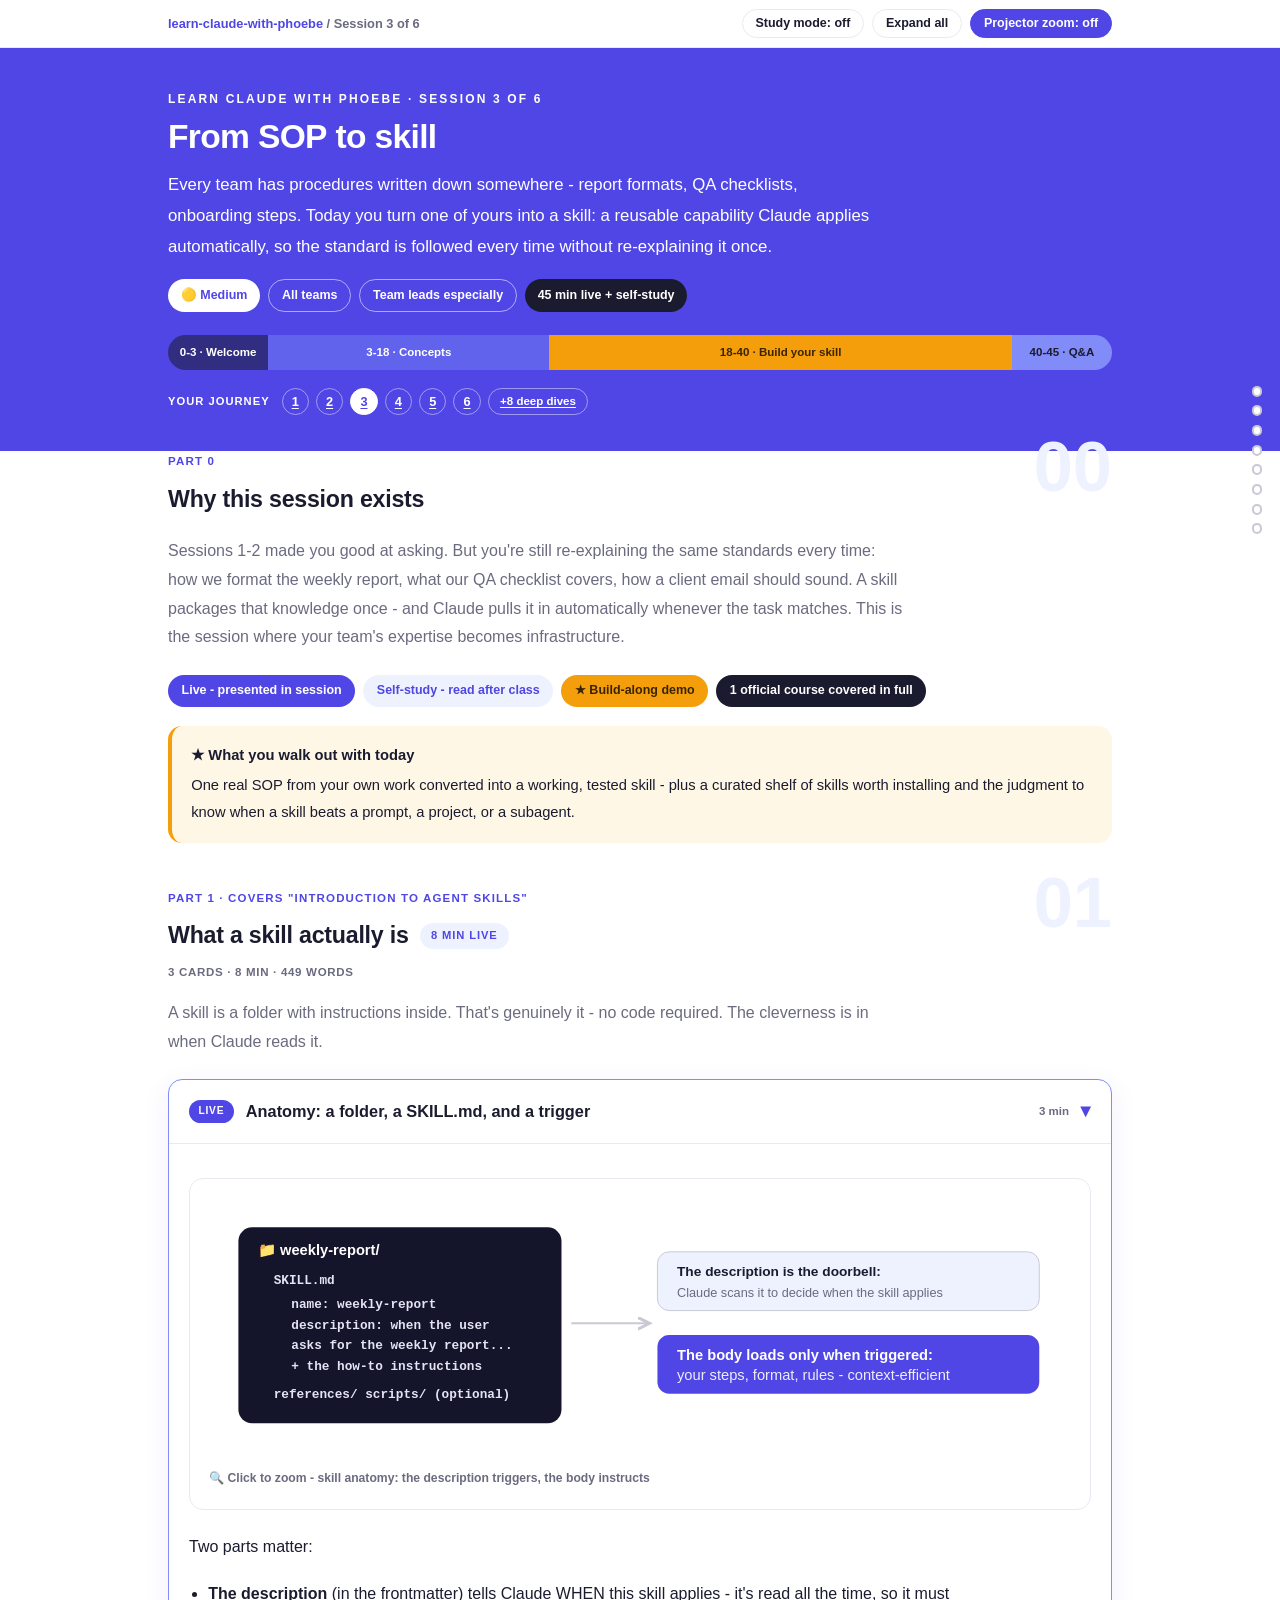
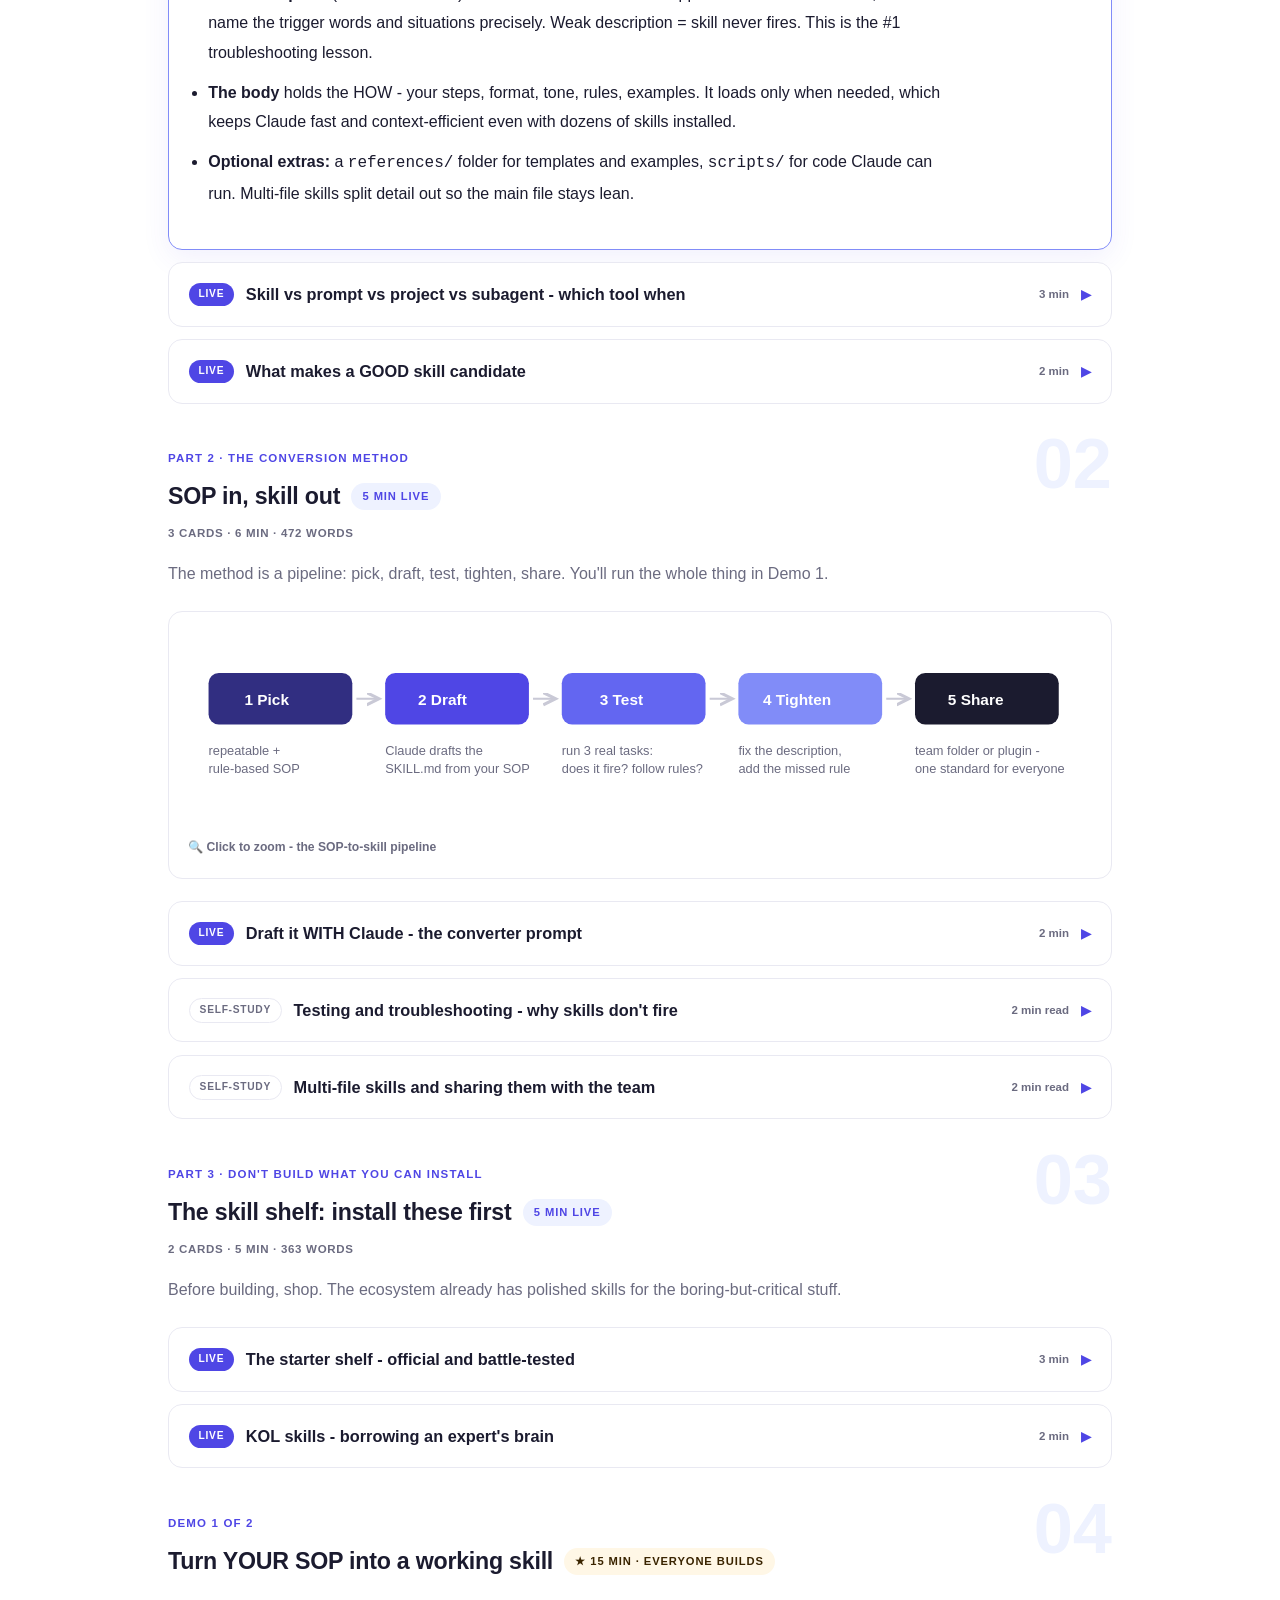
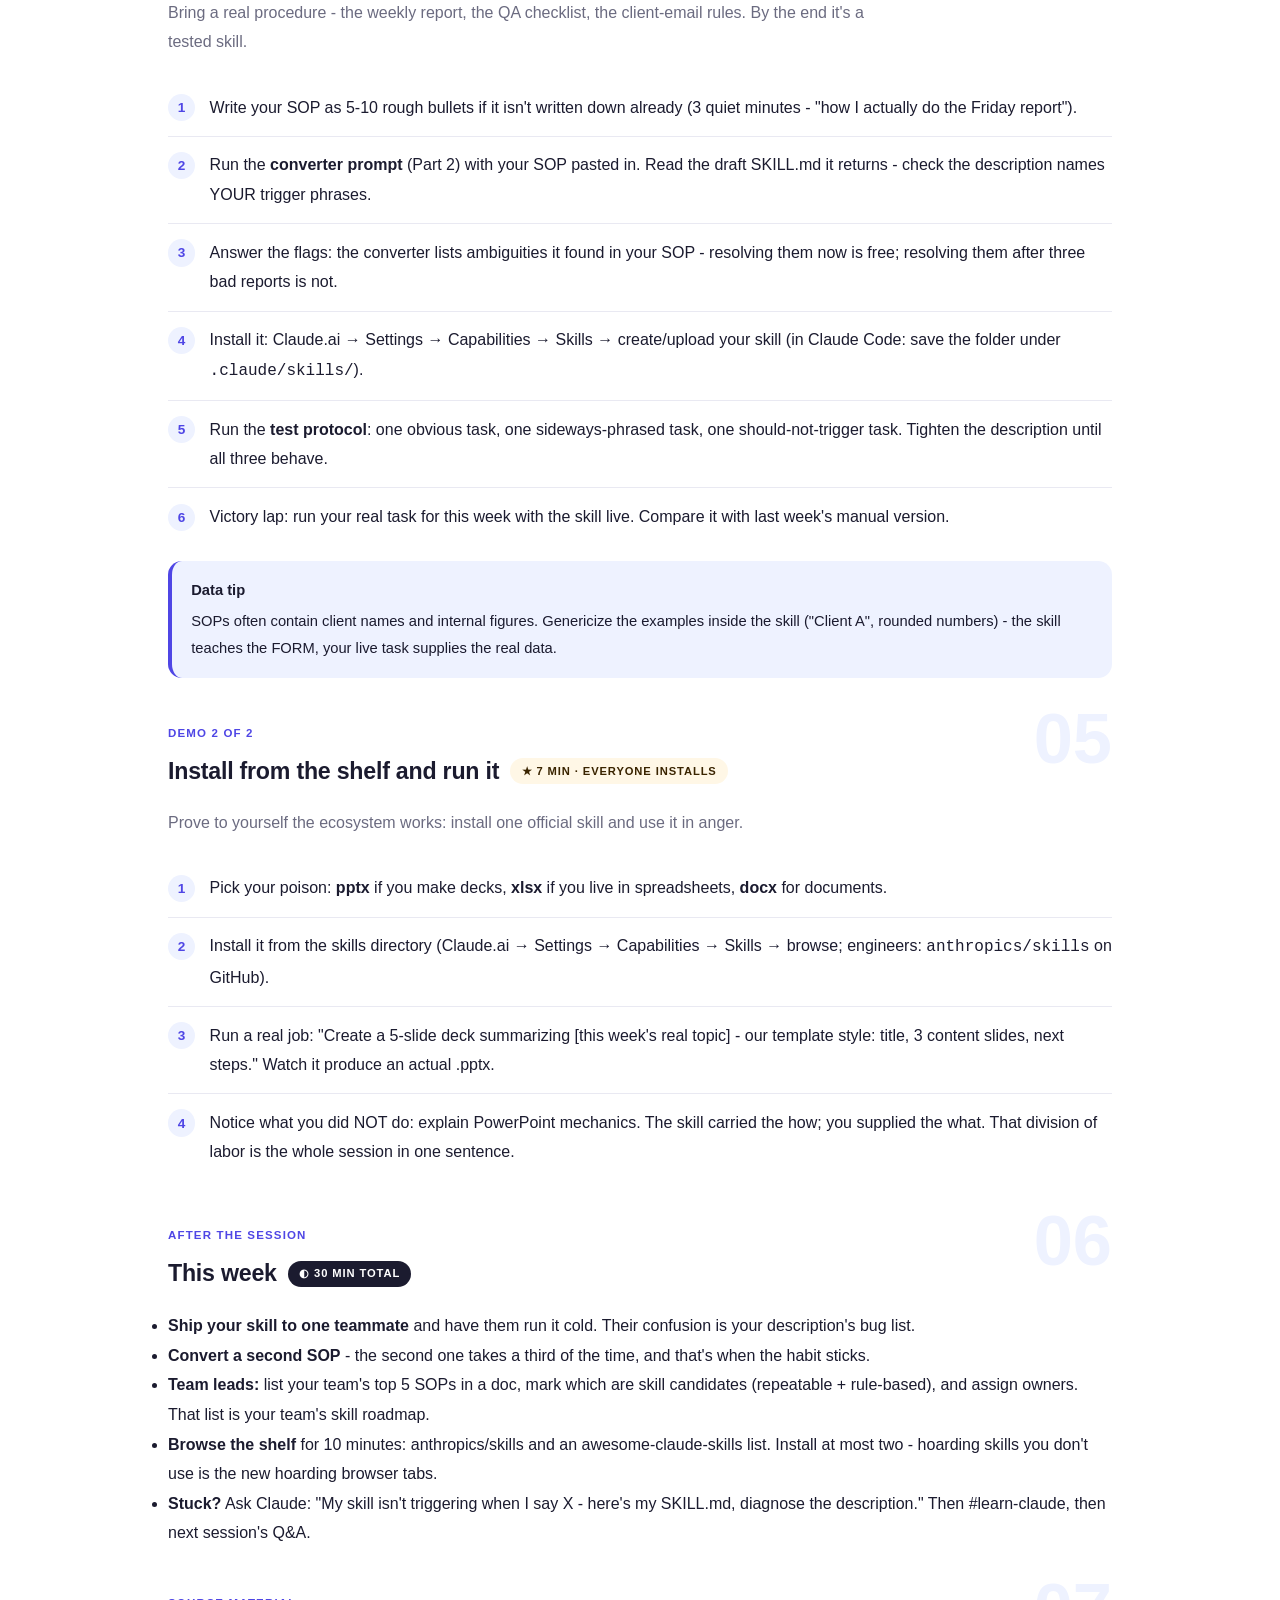
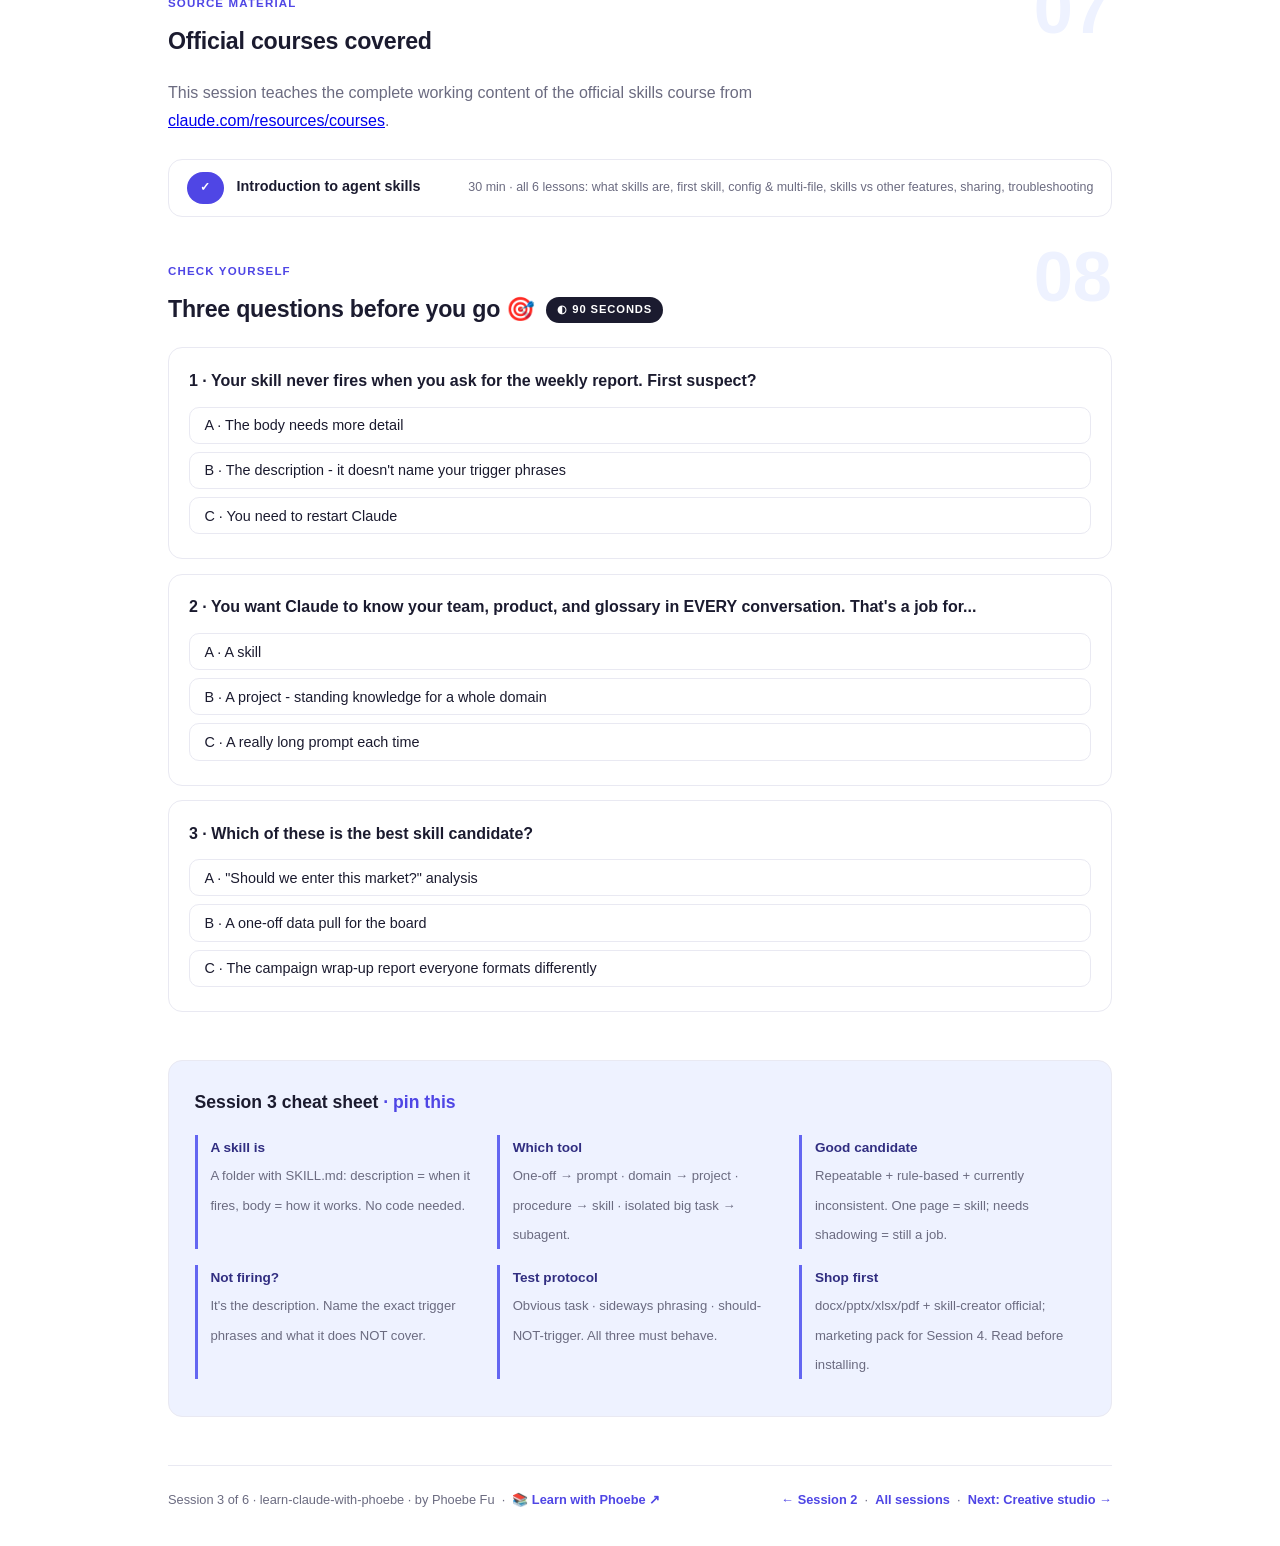
<file: courses/03-sop-to-skill.html>
<!DOCTYPE html>
<html lang="en">
<head>
<meta charset="UTF-8">
<meta name="viewport" content="width=device-width, initial-scale=1.0">
<!-- social:start -->
<meta name="description" content="Sessions 1-2 made you good at asking. But you&#x27;re still re-explaining the same standards every time: how we format the weekly report, what our QA checklist covers, how a client email should...">
<meta property="og:type" content="article">
<meta property="og:site_name" content="Learn with Phoebe">
<meta property="og:title" content="From SOP to skill - learn claude with phoebe">
<meta property="og:description" content="Sessions 1-2 made you good at asking. But you&#x27;re still re-explaining the same standards every time: how we format the weekly report, what our QA checklist covers, how a client email should...">
<meta property="og:url" content="https://phoebefu6.github.io/learn-claude-with-phoebe/courses/03-sop-to-skill.html">
<meta property="og:image" content="https://phoebefu6.github.io/learn-claude-with-phoebe/assets/og-cover.png">
<meta property="og:image:width" content="1200">
<meta property="og:image:height" content="630">
<meta name="twitter:card" content="summary_large_image">
<meta name="twitter:title" content="From SOP to skill - learn claude with phoebe">
<meta name="twitter:description" content="Sessions 1-2 made you good at asking. But you&#x27;re still re-explaining the same standards every time: how we format the weekly report, what our QA checklist covers, how a client email should...">
<meta name="twitter:image" content="https://phoebefu6.github.io/learn-claude-with-phoebe/assets/og-cover.png">
<!-- social:end -->
<title>Session 3 · From SOP to skill - learn claude with phoebe</title>
<link rel="stylesheet" href="../assets/style.css?v=37">
</head>
<body>

<div class="toolbar">
  <div class="wrap">
    <span class="crumb"><a href="../index.html">learn-claude-with-phoebe</a> / Session 3 of 6</span>
    <button class="btn" id="toggle-all" type="button">Expand all</button>
    <button class="btn primary" id="zoom-toggle" type="button">Projector zoom: off</button>
  </div>
</div>

<header class="masthead">
  <div class="wrap">
    <div class="eyebrow">Learn Claude with Phoebe · Session 3 of 6</div>
    <h1>From SOP to <span class="accent">skill</span></h1>
    <p class="sub">Every team has procedures written down somewhere - report formats, QA checklists, onboarding steps. Today you turn one of yours into a skill: a reusable capability Claude applies automatically, so the standard is followed every time without re-explaining it once.</p>
    <div class="chip-row">
      <span class="chip level">🟡 Medium</span>
      <span class="chip audience">All teams</span>
      <span class="chip audience">Team leads especially</span>
      <span class="chip time">45 min live + self-study</span>
    </div>
    <div class="agenda">
      <span class="a1" style="flex:1">0-3 · Welcome</span>
      <span class="a2" style="flex:3">3-18 · Concepts</span>
      <span class="a3" style="flex:5">18-40 · Build your skill</span>
      <span class="a4" style="flex:1">40-45 · Q&amp;A</span>
    </div>
  </div>
</header>

<main class="wrap">

  <!-- ============ INTRO ============ -->
  <section class="section" id="intro">
    <div class="section-kicker">
      <span class="klabel">Part 0</span>
      <h2>Why this session exists</h2>
    </div>
    <p class="lede">Sessions 1-2 made you good at asking. But you're still re-explaining the same standards every time: how we format the weekly report, what our QA checklist covers, how a client email should sound. A skill packages that knowledge once - and Claude pulls it in automatically whenever the task matches. This is the session where your team's expertise becomes infrastructure.</p>
    <div class="legend">
      <span class="pill solid">Live - presented in session</span>
      <span class="pill light">Self-study - read after class</span>
      <span class="pill amber">★ Build-along demo</span>
      <span class="pill inkpill">1 official course covered in full</span>
    </div>
    <div class="callout win">
      <strong>★ What you walk out with today</strong>
      One real SOP from your own work converted into a working, tested skill - plus a curated shelf of skills worth installing and the judgment to know when a skill beats a prompt, a project, or a subagent.
    </div>
  </section>

  <!-- ============ PART 1: WHAT SKILLS ARE ============ -->
  <section class="section" id="what-skills">
    <div class="section-kicker">
      <span class="klabel">Part 1 · covers "introduction to agent skills"</span>
      <h2>What a skill actually is <span class="tag concept">8 min live</span></h2>
    </div>
    <p class="lede">A skill is a folder with instructions inside. That's genuinely it - no code required. The cleverness is in when Claude reads it.</p>

    <details class="card" open>
      <summary><span class="mode live">Live</span>Anatomy: a folder, a SKILL.md, and a trigger<span class="mini">3 min</span><span class="caret">▶</span></summary>
      <div class="body">
        <figure class="zoomable">
          <svg viewBox="0 0 880 265" xmlns="http://www.w3.org/2000/svg" role="img" aria-label="Skill anatomy: SKILL.md with frontmatter and instructions, optional references and scripts, triggered by task match">
            <style>
              .skT { font: 700 15px Inter, sans-serif; fill: #FFFFFF; }
              .skM { font: 600 13px "SF Mono", Menlo, monospace; fill: #E4E4F4; }
              .skI { font: 600 14px Inter, sans-serif; fill: #1B1B2F; }
              .skX { font: 400 13px Inter, sans-serif; fill: #6B6B80; }
              .skA { stroke: #C9C9D6; stroke-width: 2; fill: none; marker-end: url(#skAh); }
            </style>
            <defs>
              <marker id="skAh" markerWidth="8" markerHeight="8" refX="6" refY="3" orient="auto">
                <path d="M0,0 L6,3 L0,6" fill="none" stroke="#C9C9D6" stroke-width="1.5"/>
              </marker>
            </defs>
            <rect x="30" y="30" width="330" height="200" rx="14" fill="#14142B"/>
            <text class="skT" x="50" y="58">📁 weekly-report/</text>
            <text class="skM" x="66" y="88">SKILL.md</text>
            <text class="skM" x="84" y="112">name: weekly-report</text>
            <text class="skM" x="84" y="134">description: when the user</text>
            <text class="skM" x="84" y="154">  asks for the weekly report...</text>
            <text class="skM" x="84" y="176">+ the how-to instructions</text>
            <text class="skM" x="66" y="204">references/  scripts/  (optional)</text>
            <line class="skA" x1="370" y1="128" x2="450" y2="128"/>
            <rect x="458" y="55" width="390" height="60" rx="12" fill="#EEF2FF" stroke="#C9C9D6"/>
            <text class="skI" x="478" y="80">The description is the doorbell:</text>
            <text class="skX" x="478" y="101">Claude scans it to decide when the skill applies</text>
            <rect x="458" y="140" width="390" height="60" rx="12" fill="#4F46E5"/>
            <text class="skT" x="478" y="165">The body loads only when triggered:</text>
            <text class="skT" x="478" y="186" style="font-weight:400; opacity:.9">your steps, format, rules - context-efficient</text>
          </svg>
          <figcaption>🔍 Click to zoom - skill anatomy: the description triggers, the body instructs</figcaption>
        </figure>
        <p>Two parts matter:</p>
        <ul>
          <li><strong>The description</strong> (in the frontmatter) tells Claude WHEN this skill applies - it's read all the time, so it must name the trigger words and situations precisely. Weak description = skill never fires. This is the #1 troubleshooting lesson.</li>
          <li><strong>The body</strong> holds the HOW - your steps, format, tone, rules, examples. It loads only when needed, which keeps Claude fast and context-efficient even with dozens of skills installed.</li>
          <li><strong>Optional extras:</strong> a <code>references/</code> folder for templates and examples, <code>scripts/</code> for code Claude can run. Multi-file skills split detail out so the main file stays lean.</li>
        </ul>
      </div>
    </details>

    <details class="card">
      <summary><span class="mode live">Live</span>Skill vs prompt vs project vs subagent - which tool when<span class="mini">3 min</span><span class="caret">▶</span></summary>
      <div class="body">
        <p>Session 1 gave you prompts, Session 2 gave you projects. Here's the full decision map - this covers the official course's "skills vs other features" lesson:</p>
        <table class="clean">
          <thead><tr><th>You have...</th><th>Use</th><th>Because</th></tr></thead>
          <tbody>
            <tr><td>A one-off task</td><td>A 4D prompt</td><td>No reuse, no setup - just describe well</td></tr>
            <tr><td>A domain you work in daily (team, client, product)</td><td>A project</td><td>Standing knowledge + instructions for a WHOLE area</td></tr>
            <tr><td>A repeatable PROCEDURE with rules and a format</td><td>A skill</td><td>Auto-applies whenever the task matches, works across chats and projects</td></tr>
            <tr><td>A big task needing isolated, parallel work (engineers)</td><td>A subagent</td><td>Separate context window, returns a summary - Session 6</td></tr>
          </tbody>
        </table>
        <div class="callout example">
          <span class="ex-pill">Real world</span>
          <p>The tell that you need a skill: you catch yourself pasting the same instructions for the third time, or a teammate's output doesn't match yours because they didn't know rule #4. The weekly report, the campaign brief format, the data QA checklist, the client-email tone rules - each is a skill waiting to be written.</p>
        </div>
      </div>
    </details>

    <details class="card">
      <summary><span class="mode live">Live</span>What makes a GOOD skill candidate<span class="mini">2 min</span><span class="caret">▶</span></summary>
      <div class="body">
        <ul>
          <li><strong>Repeatable:</strong> happens weekly or more, or across many people.</li>
          <li><strong>Rule-based:</strong> you can write down what "done right" means - format, sections, tone, checks.</li>
          <li><strong>Currently inconsistent:</strong> different people produce different quality - the skill IS the standard.</li>
          <li><strong>Bad candidates:</strong> one-offs, pure judgment calls ("should we enter this market?"), anything whose rules change weekly.</li>
        </ul>
        <div class="callout tip">
          <strong>The 30-second test</strong>
          If you could hand the procedure to a smart new joiner as one page and they'd get it 90% right, it's a skill. If they'd need a month of shadowing you, it's still a job.
        </div>
      </div>
    </details>
  </section>

  <!-- ============ PART 2: THE CONVERSION METHOD ============ -->
  <section class="section" id="method">
    <div class="section-kicker">
      <span class="klabel">Part 2 · the conversion method</span>
      <h2>SOP in, skill out <span class="tag concept">5 min live</span></h2>
    </div>
    <p class="lede">The method is a pipeline: pick, draft, test, tighten, share. You'll run the whole thing in Demo 1.</p>

    <figure class="zoomable">
      <svg viewBox="0 0 880 190" xmlns="http://www.w3.org/2000/svg" role="img" aria-label="SOP to skill pipeline: pick, draft, test, tighten, share">
        <style>
          .ppT { font: 700 15px Inter, sans-serif; fill: #FFFFFF; }
          .ppI { font: 700 15px Inter, sans-serif; fill: #4F46E5; }
          .ppX { font: 400 12.5px Inter, sans-serif; fill: #6B6B80; }
          .ppA { stroke: #C9C9D6; stroke-width: 2; fill: none; marker-end: url(#ppAh); }
        </style>
        <defs>
          <marker id="ppAh" markerWidth="8" markerHeight="8" refX="6" refY="3" orient="auto">
            <path d="M0,0 L6,3 L0,6" fill="none" stroke="#C9C9D6" stroke-width="1.5"/>
          </marker>
        </defs>
        <rect x="20" y="40" width="140" height="50" rx="10" fill="#312E81"/>
        <text class="ppT" x="55" y="71">1 Pick</text>
        <rect x="192" y="40" width="140" height="50" rx="10" fill="#4F46E5"/>
        <text class="ppT" x="224" y="71">2 Draft</text>
        <rect x="364" y="40" width="140" height="50" rx="10" fill="#6366F1"/>
        <text class="ppT" x="401" y="71">3 Test</text>
        <rect x="536" y="40" width="140" height="50" rx="10" fill="#818CF8"/>
        <text class="ppT" x="560" y="71">4 Tighten</text>
        <rect x="708" y="40" width="140" height="50" rx="10" fill="#1B1B2F"/>
        <text class="ppT" x="740" y="71">5 Share</text>
        <line class="ppA" x1="164" y1="65" x2="186" y2="65"/>
        <line class="ppA" x1="336" y1="65" x2="358" y2="65"/>
        <line class="ppA" x1="508" y1="65" x2="530" y2="65"/>
        <line class="ppA" x1="680" y1="65" x2="702" y2="65"/>
        <text class="ppX" x="20" y="120">repeatable +</text>
        <text class="ppX" x="20" y="137">rule-based SOP</text>
        <text class="ppX" x="192" y="120">Claude drafts the</text>
        <text class="ppX" x="192" y="137">SKILL.md from your SOP</text>
        <text class="ppX" x="364" y="120">run 3 real tasks:</text>
        <text class="ppX" x="364" y="137">does it fire? follow rules?</text>
        <text class="ppX" x="536" y="120">fix the description,</text>
        <text class="ppX" x="536" y="137">add the missed rule</text>
        <text class="ppX" x="708" y="120">team folder or plugin -</text>
        <text class="ppX" x="708" y="137">one standard for everyone</text>
      </svg>
      <figcaption>🔍 Click to zoom - the SOP-to-skill pipeline</figcaption>
    </figure>

    <details class="card">
      <summary><span class="mode live">Live</span>Draft it WITH Claude - the converter prompt<span class="mini">2 min</span><span class="caret">▶</span></summary>
      <div class="body">
        <p>You don't write the SKILL.md by hand - you paste your SOP into this converter and review what comes back. (There's also an official <code>skill-creator</code> skill that interviews you interactively; the converter below works everywhere, today.)</p>
        <div class="prompt-box good"><span class="label">★ The SOP-to-skill converter</span>Convert this SOP into a Claude skill as a single SKILL.md file.

Requirements:
- YAML frontmatter with: name (short-kebab-case) and description. The description must state exactly WHEN to use the skill - name the trigger phrases, task types and file types, because it decides whether the skill fires.
- Body: numbered steps in working order, the output format (with a filled example), quality rules as a checklist, and what to do in edge cases.
- Keep the body under 150 lines. If detail overflows (long templates, many examples), note what should move to a references/ folder.
- Flag anything in my SOP that is ambiguous or contradictory instead of guessing.

My SOP:
[paste your procedure - bullet points are fine]</div>
        <div class="callout example">
          <span class="ex-pill">Real world</span>
          <p>A marketing team's "campaign wrap-up report" SOP was 14 bullet points in Confluence that nobody followed exactly. Twenty minutes of converter + testing later: a skill that produces the same 6-section wrap-up from any campaign's raw numbers. The intern's report now matches the director's - that's the point.</p>
        </div>
      </div>
    </details>

    <details class="card">
      <summary><span class="mode self">Self-study</span>Testing and troubleshooting - why skills don't fire<span class="mini">2 min read</span><span class="caret">▶</span></summary>
      <div class="body">
        <p>The official course dedicates a lesson to this, because everyone hits it. The failure ladder, in order of likelihood:</p>
        <ul>
          <li><strong>Vague description.</strong> "Helps with reports" fires never; "when the user asks for the weekly performance report, a campaign wrap-up, or says 'run the report skill'" fires reliably. Name the trigger words.</li>
          <li><strong>Trigger overlap.</strong> Two skills with similar descriptions compete - make each description name what it does NOT cover.</li>
          <li><strong>Bloated body.</strong> A 600-line SKILL.md gets skimmed. Keep the body lean; push templates into <code>references/</code>.</li>
          <li><strong>Wrong tool.</strong> If it should apply to EVERYTHING in a domain, you wanted project instructions, not a skill.</li>
        </ul>
        <div class="callout tip">
          <strong>The test protocol</strong>
          Run three REAL tasks: one that obviously should trigger it, one phrased sideways ("can you do the usual Friday thing?"), one that should NOT trigger it. Fix the description until all three behave.
        </div>
      </div>
    </details>

    <details class="card">
      <summary><span class="mode self">Self-study</span>Multi-file skills and sharing them with the team<span class="mini">2 min read</span><span class="caret">▶</span></summary>
      <div class="body">
        <ul>
          <li><strong>Multi-file structure:</strong> <code>SKILL.md</code> stays the lean brain; <code>references/report-template.md</code> holds the full template; <code>references/examples.md</code> holds 2-3 gold-standard outputs; <code>scripts/</code> holds anything executable (engineers). Claude loads extras only when the task needs them.</li>
          <li><strong>Sharing:</strong> on Claude.ai/Teams, skills can be shared to the workspace so the whole team gets the same standard; in Claude Code, commit the skill folder to the repo (<code>.claude/skills/</code>) and everyone who clones has it. Plugins bundle several skills for distribution.</li>
          <li><strong>Versioning:</strong> treat skills like documents with owners - when the SOP changes, the skill changes, one place, everyone updated. That's the governance win over tribal knowledge.</li>
          <li><strong>Validating third-party skills:</strong> read the SKILL.md before installing (it's just text), check what scripts it runs, prefer official or well-starred sources - the same Diligence habit as ever.</li>
        </ul>
      </div>
    </details>
  </section>

  <!-- ============ PART 3: THE SKILL SHELF ============ -->
  <section class="section" id="shelf">
    <div class="section-kicker">
      <span class="klabel">Part 3 · don't build what you can install</span>
      <h2>The skill shelf: install these first <span class="tag concept">5 min live</span></h2>
    </div>
    <p class="lede">Before building, shop. The ecosystem already has polished skills for the boring-but-critical stuff.</p>

    <details class="card">
      <summary><span class="mode live">Live</span>The starter shelf - official and battle-tested<span class="mini">3 min</span><span class="caret">▶</span></summary>
      <div class="body">
        <table class="clean">
          <thead><tr><th>Skill / pack</th><th>What it gives you</th><th>Who needs it</th></tr></thead>
          <tbody>
            <tr><td>docx · pptx · xlsx · pdf (official, anthropics/skills)</td><td>Proper Word, PowerPoint, Excel and PDF creation and editing - real files, correct formatting</td><td>Everyone</td></tr>
            <tr><td>skill-creator (official)</td><td>Interviews you and builds new skills - the meta-skill</td><td>Everyone building skills</td></tr>
            <tr><td>theme-factory (official)</td><td>Consistent visual themes across generated docs and pages</td><td>Marketing, anyone shipping visuals</td></tr>
            <tr><td>marketing-skills pack (community, ~34k★)</td><td>Copywriting, ads, SEO, emails, launch playbooks - dozens of focused skills</td><td>Marketing &amp; branding (Session 4 uses these)</td></tr>
            <tr><td>awesome-claude-skills lists (community)</td><td>Curated indexes of hundreds of community skills - shop here before building</td><td>Everyone, quarterly browse</td></tr>
          </tbody>
        </table>
        <div class="callout tip">
          <strong>Install rule of thumb</strong>
          Official pack first, then community skills with real stars and readable SKILL.md files. Read before you install - a skill is instructions, and you can audit instructions in two minutes.
        </div>
      </div>
    </details>

    <details class="card">
      <summary><span class="mode live">Live</span>KOL skills - borrowing an expert's brain<span class="mini">2 min</span><span class="caret">▶</span></summary>
      <div class="body">
        <p>The most underrated genre: skills that encode a known expert's METHOD, not a company procedure. The pattern is called a KOL (key opinion leader) skill - you write down how a master works, and Claude applies that discipline to your material.</p>
        <div class="prompt-box good"><span class="label">★ Example: a Karpathy-style learning skill</span>---
name: karpathy-build-to-understand
description: Use when the user wants to DEEPLY understand a technical concept (an algorithm, a model, a system) rather than just use it - trigger on "understand deeply", "from scratch", "build to understand", or "karpathy mode".
---

Apply Andrej Karpathy's build-to-understand method:

1. Strip the concept to its minimal form - what is the smallest version that still works?
2. Build it from scratch in plain Python (no frameworks), under 100 lines, every line explained.
3. Introduce one real-world complication at a time; show how the minimal version grows.
4. At each step, ask the user to predict what breaks before revealing it.
5. End with: "what the production version adds, and why you now understand it."

Rules: no framework imports until step 5. No hand-waving - if a step can't be coded simply, decompose it further. Spelled-out math over notation.</div>
        <p>The same pattern works for any master you study: an Ogilvy-style ad-critique skill, a Tufte-style chart-review skill, a Buffett-style annual-letter summarizer. Write the method once, apply it forever - and yes, this is exactly how you'd package YOUR OWN expertise for the team as you become the in-house KOL.</p>
      </div>
    </details>
  </section>

  <!-- ============ DEMO 1 ============ -->
  <section class="section" id="demo-1">
    <div class="section-kicker">
      <span class="klabel">Demo 1 of 2</span>
      <h2>Turn YOUR SOP into a working skill <span class="tag demo">★ 15 min · everyone builds</span></h2>
    </div>
    <p class="lede">Bring a real procedure - the weekly report, the QA checklist, the client-email rules. By the end it's a tested skill.</p>

    <div class="steps">
      <div class="step"><p>Write your SOP as 5-10 rough bullets if it isn't written down already (3 quiet minutes - "how I actually do the Friday report").</p></div>
      <div class="step"><p>Run the <strong>converter prompt</strong> (Part 2) with your SOP pasted in. Read the draft SKILL.md it returns - check the description names YOUR trigger phrases.</p></div>
      <div class="step"><p>Answer the flags: the converter lists ambiguities it found in your SOP - resolving them now is free; resolving them after three bad reports is not.</p></div>
      <div class="step"><p>Install it: Claude.ai → Settings → Capabilities → Skills → create/upload your skill (in Claude Code: save the folder under <code>.claude/skills/</code>). </p></div>
      <div class="step"><p>Run the <strong>test protocol</strong>: one obvious task, one sideways-phrased task, one should-not-trigger task. Tighten the description until all three behave.</p></div>
      <div class="step"><p>Victory lap: run your real task for this week with the skill live. Compare it with last week's manual version.</p></div>
    </div>

    <div class="callout tip">
      <strong>Data tip</strong>
      SOPs often contain client names and internal figures. Genericize the examples inside the skill ("Client A", rounded numbers) - the skill teaches the FORM, your live task supplies the real data.
    </div>
  </section>

  <!-- ============ DEMO 2 ============ -->
  <section class="section" id="demo-2">
    <div class="section-kicker">
      <span class="klabel">Demo 2 of 2</span>
      <h2>Install from the shelf and run it <span class="tag demo">★ 7 min · everyone installs</span></h2>
    </div>
    <p class="lede">Prove to yourself the ecosystem works: install one official skill and use it in anger.</p>

    <div class="steps">
      <div class="step"><p>Pick your poison: <strong>pptx</strong> if you make decks, <strong>xlsx</strong> if you live in spreadsheets, <strong>docx</strong> for documents.</p></div>
      <div class="step"><p>Install it from the skills directory (Claude.ai → Settings → Capabilities → Skills → browse; engineers: <code>anthropics/skills</code> on GitHub).</p></div>
      <div class="step"><p>Run a real job: "Create a 5-slide deck summarizing [this week's real topic] - our template style: title, 3 content slides, next steps." Watch it produce an actual .pptx.</p></div>
      <div class="step"><p>Notice what you did NOT do: explain PowerPoint mechanics. The skill carried the how; you supplied the what. That division of labor is the whole session in one sentence.</p></div>
    </div>
  </section>

  <!-- ============ TRY IT / FOLLOW-UP ============ -->
  <section class="section" id="exercise">
    <div class="section-kicker">
      <span class="klabel">After the session</span>
      <h2>This week <span class="tag exercise">◐ 30 min total</span></h2>
    </div>
    <ul>
      <li><strong>Ship your skill to one teammate</strong> and have them run it cold. Their confusion is your description's bug list.</li>
      <li><strong>Convert a second SOP</strong> - the second one takes a third of the time, and that's when the habit sticks.</li>
      <li><strong>Team leads:</strong> list your team's top 5 SOPs in a doc, mark which are skill candidates (repeatable + rule-based), and assign owners. That list is your team's skill roadmap.</li>
      <li><strong>Browse the shelf</strong> for 10 minutes: anthropics/skills and an awesome-claude-skills list. Install at most two - hoarding skills you don't use is the new hoarding browser tabs.</li>
      <li><strong>Stuck?</strong> Ask Claude: "My skill isn't triggering when I say X - here's my SKILL.md, diagnose the description." Then #learn-claude, then next session's Q&amp;A.</li>
    </ul>
  </section>

  <!-- ============ OFFICIAL COURSES ============ -->
  <section class="section" id="official">
    <div class="section-kicker">
      <span class="klabel">Source material</span>
      <h2>Official courses covered</h2>
    </div>
    <p class="lede">This session teaches the complete working content of the official skills course from <a href="https://claude.com/resources/courses">claude.com/resources/courses</a>.</p>
    <div class="covered">
      <div class="covered-row"><span class="status pill solid">✓</span><span class="name">Introduction to agent skills</span><span class="note">30 min · all 6 lessons: what skills are, first skill, config &amp; multi-file, skills vs other features, sharing, troubleshooting</span></div>
    </div>
  </section>

  <!-- ============ QUIZ ============ -->
  <section class="section" id="quiz">
    <div class="section-kicker">
      <span class="klabel">Check yourself</span>
      <h2>Three questions before you go 🎯 <span class="tag exercise">◐ 90 seconds</span></h2>
    </div>
    <div class="quiz-q" data-answer="1">
      <p class="qtext">1 · Your skill never fires when you ask for the weekly report. First suspect?</p>
      <button class="qopt" type="button">A · The body needs more detail</button>
      <button class="qopt" type="button">B · The description - it doesn't name your trigger phrases</button>
      <button class="qopt" type="button">C · You need to restart Claude</button>
      <p class="qwhy">The description is the doorbell. "Helps with reports" fires never; naming the exact phrases and task types fires reliably.</p>
    </div>
    <div class="quiz-q" data-answer="1">
      <p class="qtext">2 · You want Claude to know your team, product, and glossary in EVERY conversation. That's a job for...</p>
      <button class="qopt" type="button">A · A skill</button>
      <button class="qopt" type="button">B · A project - standing knowledge for a whole domain</button>
      <button class="qopt" type="button">C · A really long prompt each time</button>
      <p class="qwhy">Domain-wide context = project. A skill is for a repeatable PROCEDURE with rules and a format. Different tools, different jobs.</p>
    </div>
    <div class="quiz-q" data-answer="2">
      <p class="qtext">3 · Which of these is the best skill candidate?</p>
      <button class="qopt" type="button">A · "Should we enter this market?" analysis</button>
      <button class="qopt" type="button">B · A one-off data pull for the board</button>
      <button class="qopt" type="button">C · The campaign wrap-up report everyone formats differently</button>
      <p class="qwhy">Repeatable + rule-based + currently inconsistent - the skill IS the standard. Judgment calls and one-offs stay human work.</p>
    </div>
    <p class="quiz-score"></p>
  </section>

  <!-- ============ CHEAT SHEET ============ -->
  <section class="cheat" id="cheatsheet">
    <h3>Session 3 cheat sheet <span>· pin this</span></h3>
    <div class="grid-2">
      <div class="cheat-item"><b>A skill is</b><span>A folder with SKILL.md: description = when it fires, body = how it works. No code needed.</span></div>
      <div class="cheat-item"><b>Which tool</b><span>One-off → prompt · domain → project · procedure → skill · isolated big task → subagent.</span></div>
      <div class="cheat-item"><b>Good candidate</b><span>Repeatable + rule-based + currently inconsistent. One page = skill; needs shadowing = still a job.</span></div>
      <div class="cheat-item"><b>Not firing?</b><span>It's the description. Name the exact trigger phrases and what it does NOT cover.</span></div>
      <div class="cheat-item"><b>Test protocol</b><span>Obvious task · sideways phrasing · should-NOT-trigger. All three must behave.</span></div>
      <div class="cheat-item"><b>Shop first</b><span>docx/pptx/xlsx/pdf + skill-creator official; marketing pack for Session 4. Read before installing.</span></div>
    </div>
  </section>

  <footer class="pagefoot">
    <span>Session 3 of 6 · learn-claude-with-phoebe · by Phoebe Fu &nbsp;·&nbsp; 📚 <a href="https://phoebefu6.github.io/learn-with-phoebe/">Learn with Phoebe ↗</a></span>
    <span><a href="02-daily-automation.html">← Session 2</a> &nbsp;·&nbsp; <a href="../index.html">All sessions</a> &nbsp;·&nbsp; <a href="04-creative-studio.html">Next: Creative studio →</a></span>
  </footer>

</main>

<script src="../assets/app.js?v=36"></script>
</body>
</html>
</file>
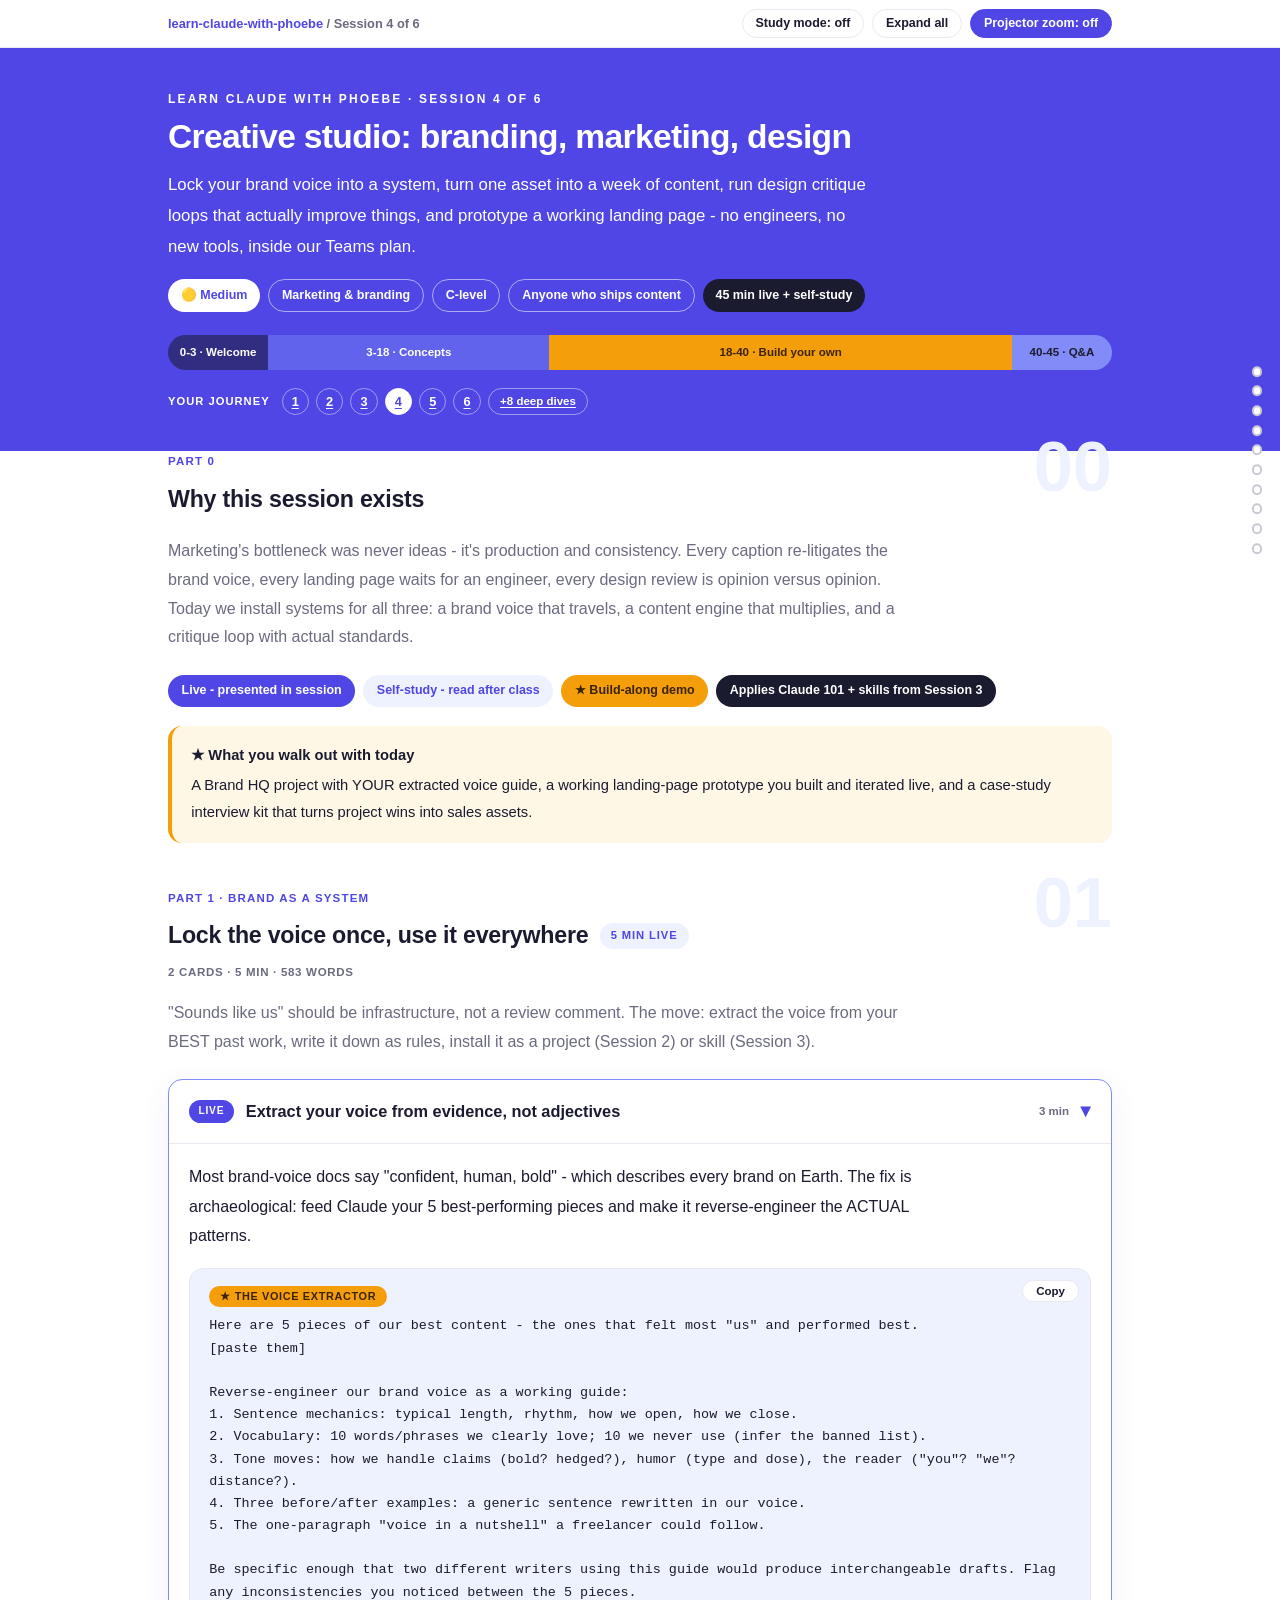
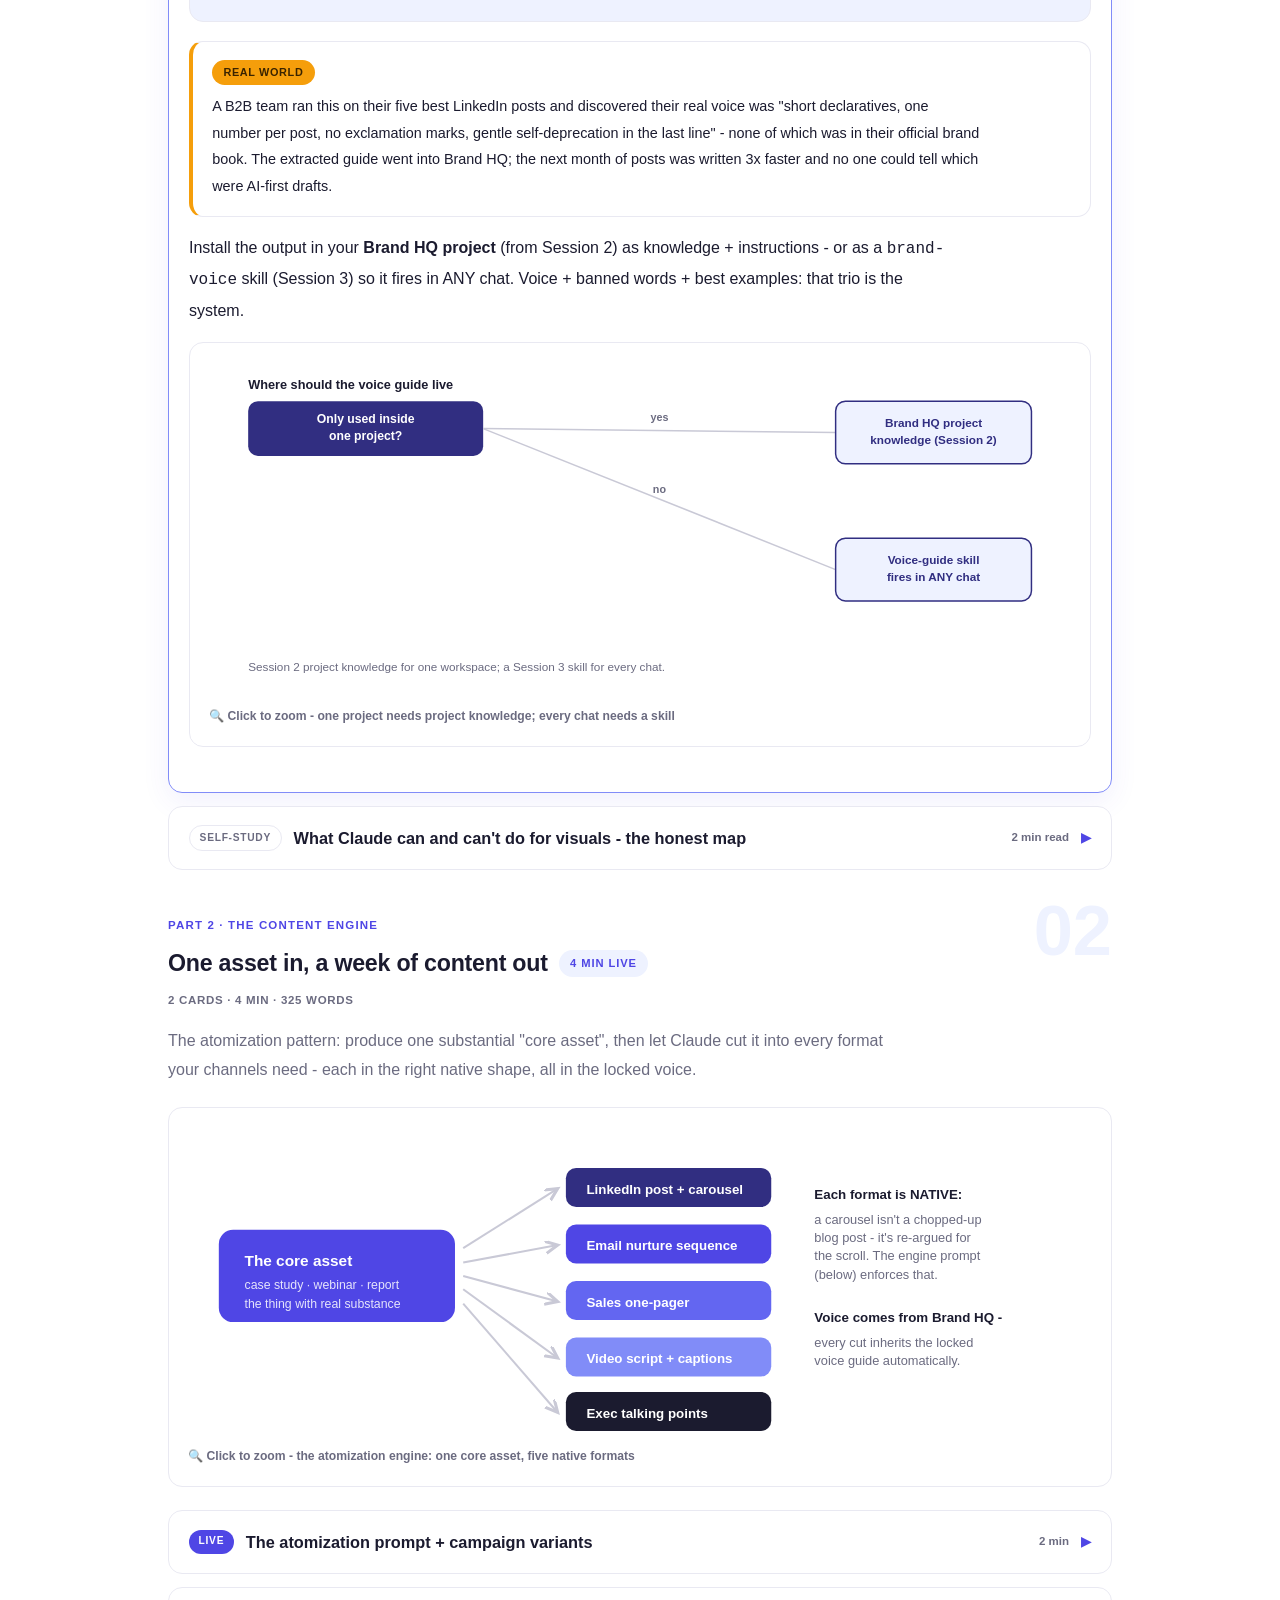
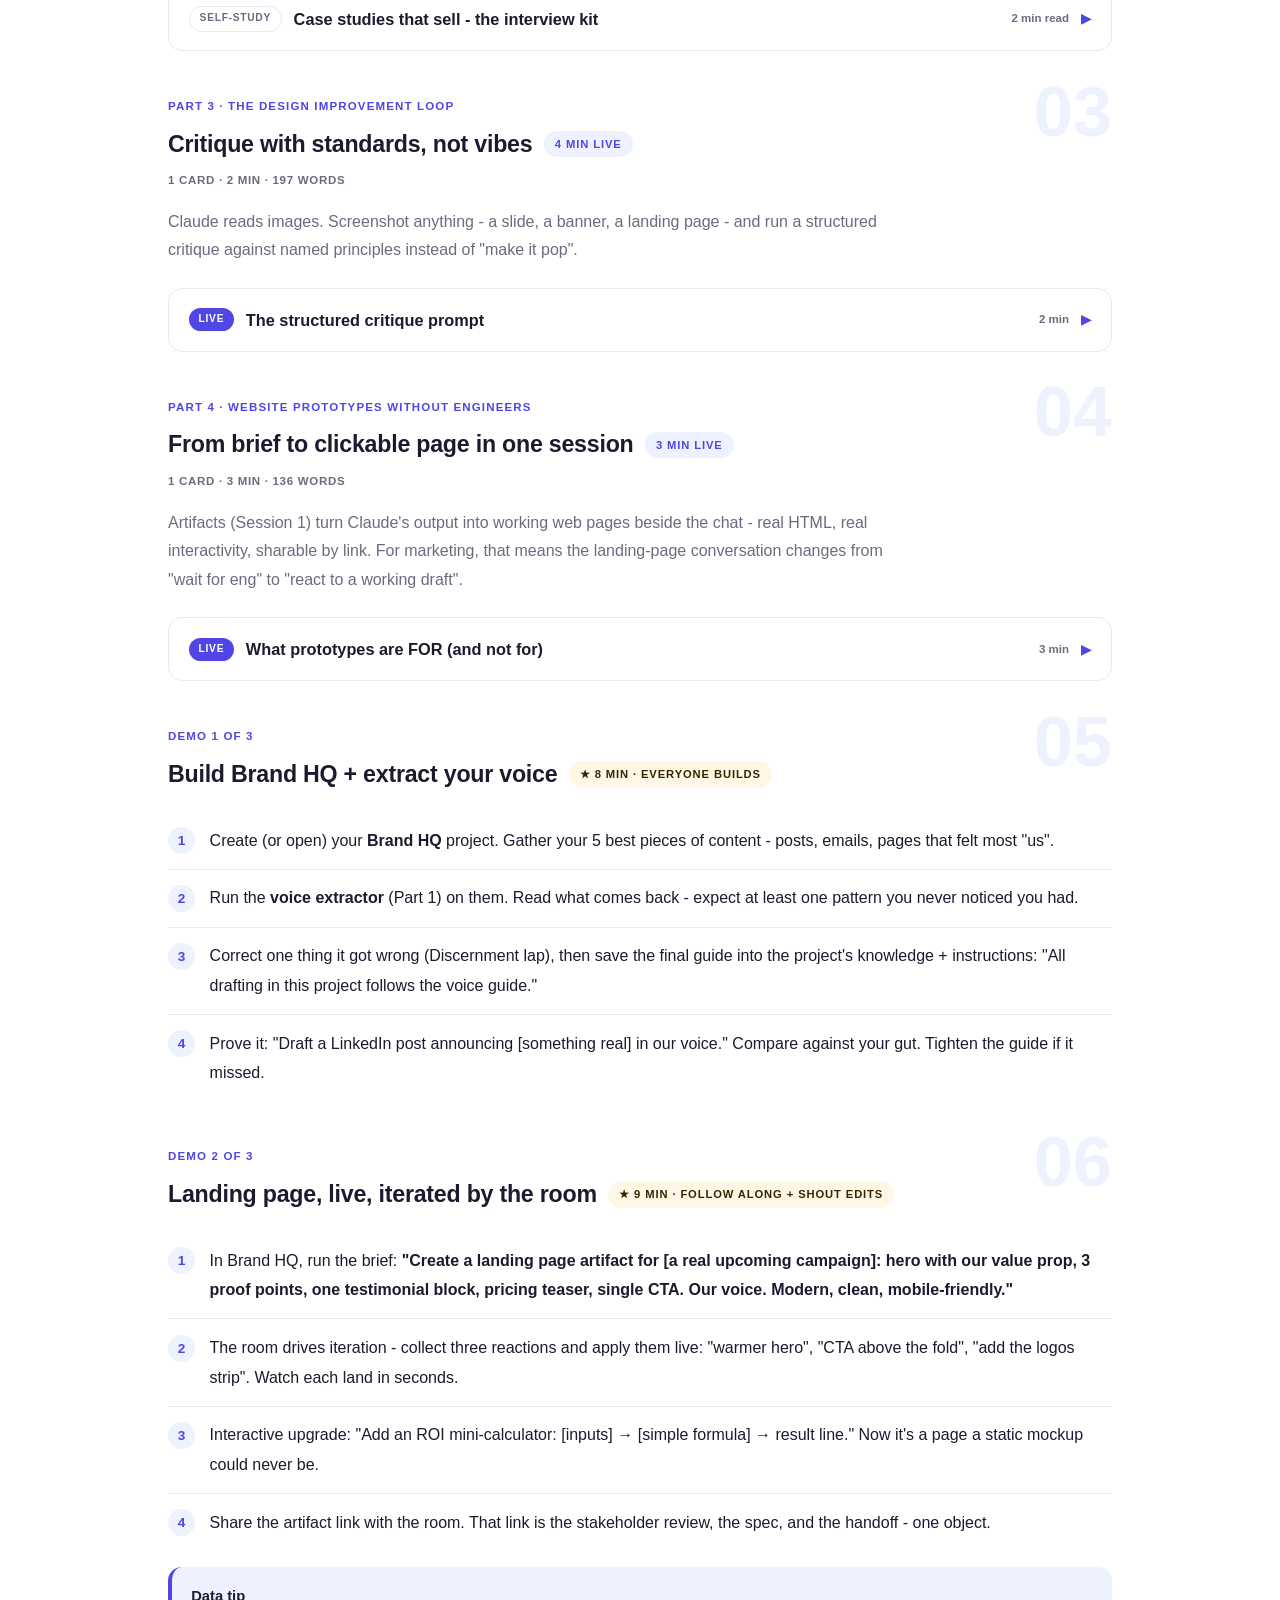
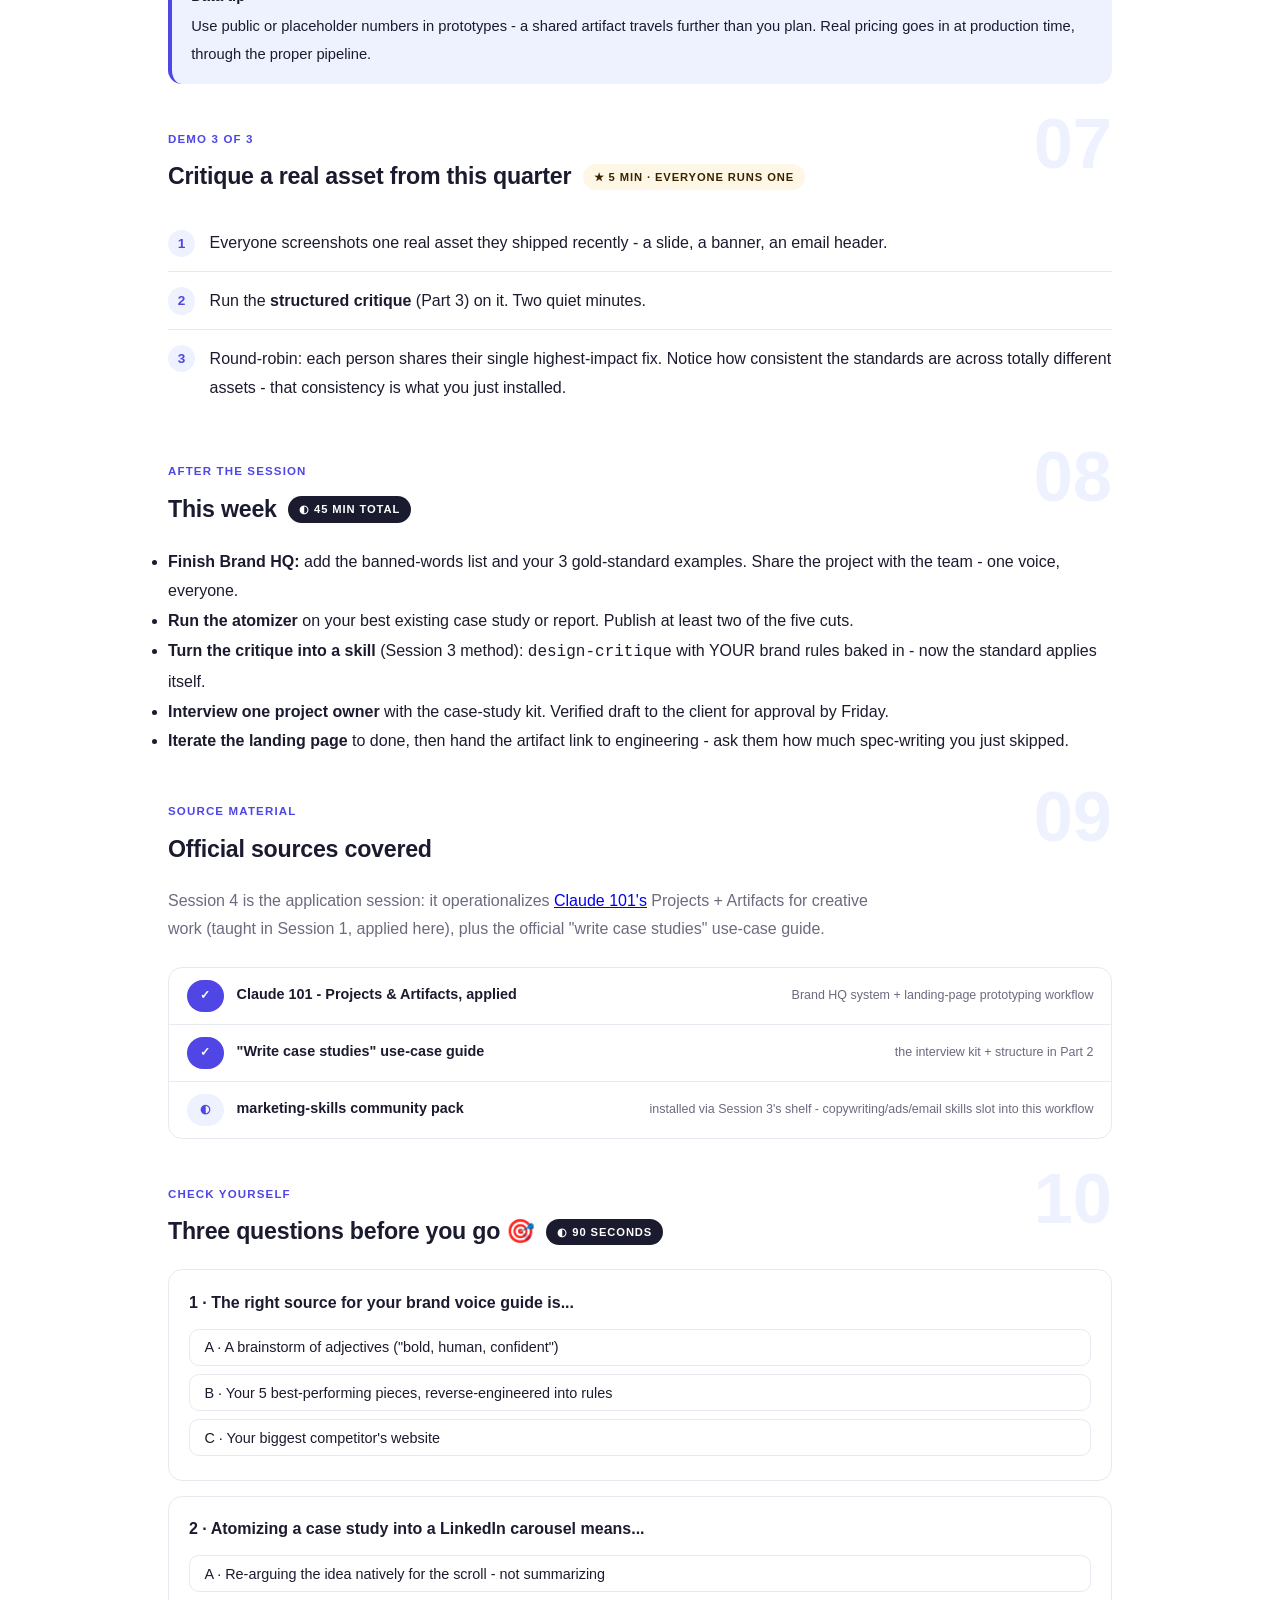
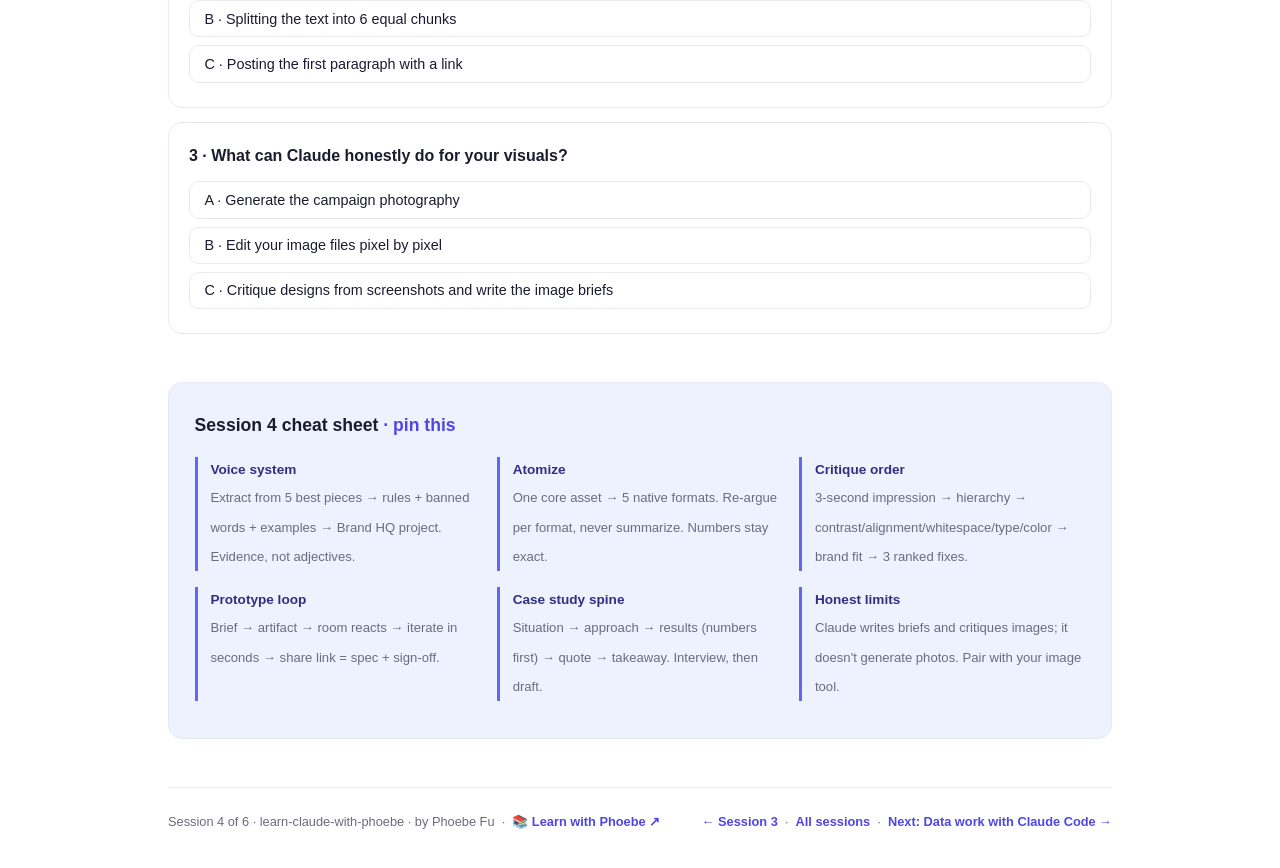
<file: courses/04-creative-studio.html>
<!DOCTYPE html>
<html lang="en">
<head>
<meta charset="UTF-8">
<meta name="viewport" content="width=device-width, initial-scale=1.0">
<!-- social:start -->
<meta name="description" content="Marketing&#x27;s bottleneck was never ideas - it&#x27;s production and consistency. Every caption re-litigates the brand voice, every landing page waits for an engineer, every design review is...">
<meta property="og:type" content="article">
<meta property="og:site_name" content="Learn with Phoebe">
<meta property="og:title" content="Creative studio: branding, marketing, design - learn claude with phoebe">
<meta property="og:description" content="Marketing&#x27;s bottleneck was never ideas - it&#x27;s production and consistency. Every caption re-litigates the brand voice, every landing page waits for an engineer, every design review is...">
<meta property="og:url" content="https://phoebefu6.github.io/learn-claude-with-phoebe/courses/04-creative-studio.html">
<meta property="og:image" content="https://phoebefu6.github.io/learn-claude-with-phoebe/assets/og-cover.png">
<meta property="og:image:width" content="1200">
<meta property="og:image:height" content="630">
<meta name="twitter:card" content="summary_large_image">
<meta name="twitter:title" content="Creative studio: branding, marketing, design - learn claude with phoebe">
<meta name="twitter:description" content="Marketing&#x27;s bottleneck was never ideas - it&#x27;s production and consistency. Every caption re-litigates the brand voice, every landing page waits for an engineer, every design review is...">
<meta name="twitter:image" content="https://phoebefu6.github.io/learn-claude-with-phoebe/assets/og-cover.png">
<!-- social:end -->
<title>Session 4 · Creative studio: branding, marketing, design - learn claude with phoebe</title>
<link rel="stylesheet" href="../assets/style.css?v=37">
</head>
<body>

<div class="toolbar">
  <div class="wrap">
    <span class="crumb"><a href="../index.html">learn-claude-with-phoebe</a> / Session 4 of 6</span>
    <button class="btn" id="toggle-all" type="button">Expand all</button>
    <button class="btn primary" id="zoom-toggle" type="button">Projector zoom: off</button>
  </div>
</div>

<header class="masthead">
  <div class="wrap">
    <div class="eyebrow">Learn Claude with Phoebe · Session 4 of 6</div>
    <h1>Creative studio: <span class="accent">branding, marketing, design</span></h1>
    <p class="sub">Lock your brand voice into a system, turn one asset into a week of content, run design critique loops that actually improve things, and prototype a working landing page - no engineers, no new tools, inside our Teams plan.</p>
    <div class="chip-row">
      <span class="chip level">🟡 Medium</span>
      <span class="chip audience">Marketing &amp; branding</span>
      <span class="chip audience">C-level</span>
      <span class="chip audience">Anyone who ships content</span>
      <span class="chip time">45 min live + self-study</span>
    </div>
    <div class="agenda">
      <span class="a1" style="flex:1">0-3 · Welcome</span>
      <span class="a2" style="flex:3">3-18 · Concepts</span>
      <span class="a3" style="flex:5">18-40 · Build your own</span>
      <span class="a4" style="flex:1">40-45 · Q&amp;A</span>
    </div>
  </div>
</header>

<main class="wrap">

  <!-- ============ INTRO ============ -->
  <section class="section" id="intro">
    <div class="section-kicker">
      <span class="klabel">Part 0</span>
      <h2>Why this session exists</h2>
    </div>
    <p class="lede">Marketing's bottleneck was never ideas - it's production and consistency. Every caption re-litigates the brand voice, every landing page waits for an engineer, every design review is opinion versus opinion. Today we install systems for all three: a brand voice that travels, a content engine that multiplies, and a critique loop with actual standards.</p>
    <div class="legend">
      <span class="pill solid">Live - presented in session</span>
      <span class="pill light">Self-study - read after class</span>
      <span class="pill amber">★ Build-along demo</span>
      <span class="pill inkpill">Applies Claude 101 + skills from Session 3</span>
    </div>
    <div class="callout win">
      <strong>★ What you walk out with today</strong>
      A Brand HQ project with YOUR extracted voice guide, a working landing-page prototype you built and iterated live, and a case-study interview kit that turns project wins into sales assets.
    </div>
  </section>

  <!-- ============ PART 1: BRAND VOICE ============ -->
  <section class="section" id="brand">
    <div class="section-kicker">
      <span class="klabel">Part 1 · brand as a system</span>
      <h2>Lock the voice once, use it everywhere <span class="tag concept">5 min live</span></h2>
    </div>
    <p class="lede">"Sounds like us" should be infrastructure, not a review comment. The move: extract the voice from your BEST past work, write it down as rules, install it as a project (Session 2) or skill (Session 3).</p>

    <details class="card" open>
      <summary><span class="mode live">Live</span>Extract your voice from evidence, not adjectives<span class="mini">3 min</span><span class="caret">▶</span></summary>
      <div class="body">
        <p>Most brand-voice docs say "confident, human, bold" - which describes every brand on Earth. The fix is archaeological: feed Claude your 5 best-performing pieces and make it reverse-engineer the ACTUAL patterns.</p>
        <div class="prompt-box good"><span class="label">★ The voice extractor</span>Here are 5 pieces of our best content - the ones that felt most "us" and performed best.
[paste them]

Reverse-engineer our brand voice as a working guide:
1. Sentence mechanics: typical length, rhythm, how we open, how we close.
2. Vocabulary: 10 words/phrases we clearly love; 10 we never use (infer the banned list).
3. Tone moves: how we handle claims (bold? hedged?), humor (type and dose), the reader ("you"? "we"? distance?).
4. Three before/after examples: a generic sentence rewritten in our voice.
5. The one-paragraph "voice in a nutshell" a freelancer could follow.

Be specific enough that two different writers using this guide would produce interchangeable drafts. Flag any inconsistencies you noticed between the 5 pieces.</div>
        <div class="callout example">
          <span class="ex-pill">Real world</span>
          <p>A B2B team ran this on their five best LinkedIn posts and discovered their real voice was "short declaratives, one number per post, no exclamation marks, gentle self-deprecation in the last line" - none of which was in their official brand book. The extracted guide went into Brand HQ; the next month of posts was written 3x faster and no one could tell which were AI-first drafts.</p>
        </div>
        <p>Install the output in your <strong>Brand HQ project</strong> (from Session 2) as knowledge + instructions - or as a <code>brand-voice</code> skill (Session 3) so it fires in ANY chat. Voice + banned words + best examples: that trio is the system.</p>
<figure class="zoomable">
  <svg viewBox="0 0 880 340" xmlns="http://www.w3.org/2000/svg" role="img" aria-label="A decision tree showing that a voice guide used only inside one project goes into Brand HQ project knowledge from Session 2, while a voice guide needed in any chat becomes a Session 3 skill.">
    <style>
      .vgtT { font: 700 13px Inter, sans-serif; fill: #1B1B2F; }
      .vgtQ { font: 700 12.5px Inter, sans-serif; fill: #FFFFFF; }
      .vgtO { font: 700 12px Inter, sans-serif; fill: #312E81; }
      .vgtE { font: 600 11px Inter, sans-serif; fill: #6B6B80; }
      .vgtN { font: 400 12px Inter, sans-serif; fill: #6B6B80; }
    </style>
    <rect x="0" y="0" width="880" height="340" fill="#FFFFFF"/>
    <text class="vgtT" x="40" y="28">Where should the voice guide live</text>
    <rect x="40" y="40" width="240" height="56" rx="10" fill="#312E81"/>
    <text class="vgtQ" x="160" y="62" text-anchor="middle">Only used inside</text>
    <text class="vgtQ" x="160" y="80" text-anchor="middle">one project?</text>
    <line x1="280" y1="68" x2="640" y2="72" stroke="#C9C9D6" stroke-width="1.5"/>
    <line x1="280" y1="68" x2="640" y2="212" stroke="#C9C9D6" stroke-width="1.5"/>
    <text class="vgtE" x="460" y="60" text-anchor="middle">yes</text>
    <text class="vgtE" x="460" y="134" text-anchor="middle">no</text>
    <rect x="640" y="40" width="200" height="64" rx="10" fill="#EEF2FF" stroke="#312E81" stroke-width="1.5"/>
    <text class="vgtO" x="740" y="66" text-anchor="middle">Brand HQ project</text>
    <text class="vgtO" x="740" y="84" text-anchor="middle">knowledge (Session 2)</text>
    <rect x="640" y="180" width="200" height="64" rx="10" fill="#EEF2FF" stroke="#312E81" stroke-width="1.5"/>
    <text class="vgtO" x="740" y="206" text-anchor="middle">Voice-guide skill</text>
    <text class="vgtO" x="740" y="224" text-anchor="middle">fires in ANY chat</text>
    <text class="vgtN" x="40" y="316">Session 2 project knowledge for one workspace; a Session 3 skill for every chat.</text>
  </svg>
  <figcaption>🔍 Click to zoom - one project needs project knowledge; every chat needs a skill</figcaption>
</figure>

      </div>
    </details>

    <details class="card">
      <summary><span class="mode self">Self-study</span>What Claude can and can't do for visuals - the honest map<span class="mini">2 min read</span><span class="caret">▶</span></summary>
      <div class="body">
        
<figure class="zoomable">
  <svg viewBox="0 0 880 300" xmlns="http://www.w3.org/2000/svg" role="img" aria-label="A two-panel comparison showing what Claude does brilliantly, such as copy, critique and prototypes, against what it does not do, such as generating photographic images, pixel editing and replacing brand judgment.">
    <style>
      .cbnT { font: 700 13px Inter, sans-serif; fill: #1B1B2F; }
      .cbnHA { font: 700 13px Inter, sans-serif; fill: #991B1B; }
      .cbnHB { font: 700 13px Inter, sans-serif; fill: #312E81; }
      .cbnB { font: 400 12px Inter, sans-serif; fill: #1B1B2F; }
      .cbnN { font: 400 12px Inter, sans-serif; fill: #6B6B80; }
    </style>
    <rect x="0" y="0" width="880" height="300" fill="#FFFFFF"/>
    <text class="cbnT" x="40" y="28">What Claude does vs what it does not do</text>
    <rect x="40" y="50" width="390" height="180" rx="12" fill="#FEF2F2" stroke="#FCA5A5" stroke-width="1.5"/>
    <rect x="450" y="50" width="390" height="180" rx="12" fill="#EEF2FF" stroke="#4F46E5" stroke-width="1.5"/>
    <text class="cbnHA" x="58" y="84">✗ What Claude does NOT do</text>
    <text class="cbnB" x="58" y="114">Generate photographic images</text>
    <text class="cbnB" x="58" y="134">Edit image files pixel-by-pixel</text>
    <text class="cbnB" x="58" y="154">Replace brand judgment (stays yours)</text>
    <text class="cbnHB" x="468" y="84">✓ Claude does brilliantly</text>
    <text class="cbnB" x="468" y="114">Copy, concepts, scripts, briefs, naming</text>
    <text class="cbnB" x="468" y="134">Critique designs from screenshots</text>
    <text class="cbnB" x="468" y="154">Working prototypes as artifacts</text>
    <text class="cbnN" x="40" y="276">Claude drafts, critiques and prototypes; a human handles final images and brand judgment.</text>
  </svg>
  <figcaption>🔍 Click to zoom - Claude drafts and critiques; the camera and the judgment call stay human</figcaption>
</figure>
<table class="clean">
          <thead><tr><th>Claude does brilliantly</th><th>Claude does NOT do</th></tr></thead>
          <tbody>
            <tr><td>Copy, concepts, scripts, briefs, naming</td><td>Generate photographic images (pair with your approved image tool)</td></tr>
            <tr><td>Critique designs from screenshots (it sees images)</td><td>Edit image files pixel-by-pixel</td></tr>
            <tr><td>Working web pages, interactive mockups, diagrams as artifacts</td><td>Native .fig files - it prototypes, your designer refines</td></tr>
            <tr><td>Decks and docs via the pptx/docx skills</td><td>Replace brand judgment - Discernment stays yours</td></tr>
          </tbody>
        </table>
        <p>The workflow that wins: Claude writes the image BRIEF and the prompt for your image tool, critiques the results against brand, and assembles everything into the deliverable. It's the creative director's assistant, not the camera.</p>
      </div>
    </details>
  </section>

  <!-- ============ PART 2: CONTENT ENGINE ============ -->
  <section class="section" id="content">
    <div class="section-kicker">
      <span class="klabel">Part 2 · the content engine</span>
      <h2>One asset in, a week of content out <span class="tag concept">4 min live</span></h2>
    </div>
    <p class="lede">The atomization pattern: produce one substantial "core asset", then let Claude cut it into every format your channels need - each in the right native shape, all in the locked voice.</p>

    <figure class="zoomable">
      <svg viewBox="0 0 880 300" xmlns="http://www.w3.org/2000/svg" role="img" aria-label="Content atomization: one core asset becomes five channel-native formats">
        <style>
          .atT { font: 700 15px Inter, sans-serif; fill: #FFFFFF; }
          .atS { font: 400 12px Inter, sans-serif; fill: #FFFFFF; opacity: .85; }
          .atI { font: 600 13px Inter, sans-serif; fill: #1B1B2F; }
          .atX { font: 400 12.5px Inter, sans-serif; fill: #6B6B80; }
          .atA { stroke: #C9C9D6; stroke-width: 2; fill: none; marker-end: url(#atAh); }
        </style>
        <defs>
          <marker id="atAh" markerWidth="8" markerHeight="8" refX="6" refY="3" orient="auto">
            <path d="M0,0 L6,3 L0,6" fill="none" stroke="#C9C9D6" stroke-width="1.5"/>
          </marker>
        </defs>
        <rect x="30" y="100" width="230" height="90" rx="14" fill="#4F46E5"/>
        <text class="atT" x="55" y="135">The core asset</text>
        <text class="atS" x="55" y="158">case study · webinar · report</text>
        <text class="atS" x="55" y="176">the thing with real substance</text>
        <line class="atA" x1="268" y1="118" x2="360" y2="60"/>
        <line class="atA" x1="268" y1="132" x2="360" y2="115"/>
        <line class="atA" x1="268" y1="145" x2="360" y2="170"/>
        <line class="atA" x1="268" y1="158" x2="360" y2="225"/>
        <line class="atA" x1="268" y1="172" x2="360" y2="278"/>
        <rect x="368" y="40" width="200" height="38" rx="10" fill="#312E81"/>
        <text class="atT" x="388" y="65" style="font-size:13px">LinkedIn post + carousel</text>
        <rect x="368" y="95" width="200" height="38" rx="10" fill="#4F46E5"/>
        <text class="atT" x="388" y="120" style="font-size:13px">Email nurture sequence</text>
        <rect x="368" y="150" width="200" height="38" rx="10" fill="#6366F1"/>
        <text class="atT" x="388" y="175" style="font-size:13px">Sales one-pager</text>
        <rect x="368" y="205" width="200" height="38" rx="10" fill="#818CF8"/>
        <text class="atT" x="388" y="230" style="font-size:13px">Video script + captions</text>
        <rect x="368" y="258" width="200" height="38" rx="10" fill="#1B1B2F"/>
        <text class="atT" x="388" y="283" style="font-size:13px">Exec talking points</text>
        <text class="atI" x="610" y="70">Each format is NATIVE:</text>
        <text class="atX" x="610" y="94">a carousel isn't a chopped-up</text>
        <text class="atX" x="610" y="112">blog post - it's re-argued for</text>
        <text class="atX" x="610" y="130">the scroll. The engine prompt</text>
        <text class="atX" x="610" y="148">(below) enforces that.</text>
        <text class="atI" x="610" y="190">Voice comes from Brand HQ -</text>
        <text class="atX" x="610" y="214">every cut inherits the locked</text>
        <text class="atX" x="610" y="232">voice guide automatically.</text>
      </svg>
      <figcaption>🔍 Click to zoom - the atomization engine: one core asset, five native formats</figcaption>
    </figure>

    <details class="card">
      <summary><span class="mode live">Live</span>The atomization prompt + campaign variants<span class="mini">2 min</span><span class="caret">▶</span></summary>
      <div class="body">
        <div class="prompt-box good"><span class="label">★ The atomizer (run inside Brand HQ)</span>Here is our new core asset: [paste case study / report / webinar transcript]

Cut it into 5 channel-native pieces, each in our brand voice (use the voice guide in project knowledge):
1. LinkedIn post (150 words max, our hook style) + a 6-frame carousel outline
2. A 3-email nurture sequence (subject lines + 80-word bodies, one idea each)
3. A sales one-pager: problem, approach, results with numbers, one client quote
4. A 60-second video script with caption text
5. Five exec talking points for leadership to use verbatim

Rules: each piece must stand alone; re-argue for the format, don't summarize; keep every number exactly as sourced; flag any claim that needs verification before publishing.</div>
        <p><strong>Variants for testing:</strong> "Give me 5 hooks for piece 1: one curiosity, one contrarian, one number-led, one story, one question. Rank them for OUR audience and say why." You choose with judgment; it supplies the spread. (A/B discipline, minus the blank page.)</p>
      </div>
    </details>

    <details class="card">
      <summary><span class="mode self">Self-study</span>Case studies that sell - the interview kit<span class="mini">2 min read</span><span class="caret">▶</span></summary>
      <div class="body">
        <p>The strongest core asset is a case study, and the hard part is extraction, not writing. Run this interview on the project owner (or paste the project docs) - it covers the official "write case studies" playbook:</p>
        <div class="prompt-box good"><span class="label">★ Case-study interview kit</span>I want to write a client case study. Interview me one question at a time (max 8 questions) to extract:
- The client's situation and the stakes (what happened if nothing changed?)
- The trigger moment they decided to act
- What we actually did, in plain language, step by step
- Numbers: before/after metrics, timeline, effort saved (push me for specifics)
- One direct quote-worthy sentiment from the client
- What surprised us - the detail that makes it credible

Then draft the case study: headline with the result in it, 400-600 words,
structure: situation → approach → results (numbers first) → client quote → one-line takeaway.
Flag every number and claim I need to verify with the client before publishing.</div>
      </div>
    </details>
  </section>

  <!-- ============ PART 3: DESIGN LOOP ============ -->
  <section class="section" id="design">
    <div class="section-kicker">
      <span class="klabel">Part 3 · the design improvement loop</span>
      <h2>Critique with standards, not vibes <span class="tag concept">4 min live</span></h2>
    </div>
    <p class="lede">Claude reads images. Screenshot anything - a slide, a banner, a landing page - and run a structured critique against named principles instead of "make it pop".</p>

    <details class="card">
      <summary><span class="mode live">Live</span>The structured critique prompt<span class="mini">2 min</span><span class="caret">▶</span></summary>
      <div class="body">
        <div class="prompt-box good"><span class="label">★ The design critique (attach a screenshot)</span>Critique this design as a senior art director. Structure:

1. FIRST IMPRESSION - what does a viewer get in 3 seconds? Is that what we want?
2. HIERARCHY - what's fighting for attention? What's the ONE thing, and does everything else support it?
3. Score against: contrast, alignment, whitespace, type consistency, color discipline (one accent doing one job), accessibility (text sizes, contrast ratios).
4. BRAND FIT - check against our voice/visual rules [in project knowledge].
5. The 3 highest-impact fixes, ranked by effort-to-impact - specific enough that I could brief a designer in one line each.

Do NOT redesign it wholesale. Do NOT soften: if the hierarchy is broken, say so.</div>
        <p>Then the loop from Session 1 applies: fix, re-screenshot, re-critique. Two laps is usually the difference between "fine" and "ship it".</p>
        <div class="callout example">
          <span class="ex-pill">Real world</span>
          <p>A team ran their event banner through the critique: "three type sizes competing, CTA has the least contrast on the page, logo doing nothing at that size." Fifteen minutes in their design tool later, signups from the banner doubled. The critique wasn't genius - it was consistency: the same named standards, applied every time, with no meeting.</p>
        </div>
      </div>
    </details>
  </section>

  <!-- ============ PART 4: PROTOTYPES ============ -->
  <section class="section" id="prototype">
    <div class="section-kicker">
      <span class="klabel">Part 4 · website prototypes without engineers</span>
      <h2>From brief to clickable page in one session <span class="tag concept">3 min live</span></h2>
    </div>
    <p class="lede">Artifacts (Session 1) turn Claude's output into working web pages beside the chat - real HTML, real interactivity, sharable by link. For marketing, that means the landing-page conversation changes from "wait for eng" to "react to a working draft".</p>

    <details class="card">
      <summary><span class="mode live">Live</span>What prototypes are FOR (and not for)<span class="mini">3 min</span><span class="caret">▶</span></summary>
      <div class="body">
        <ul>
          <li><strong>For:</strong> testing a message and layout on a real-feeling page, stakeholder sign-off ("this, but the hero says X"), campaign microsites for review, interactive mockups (calculators, quizzes) to spec the real build.</li>
          <li><strong>The iteration loop is the value:</strong> "hero too corporate - warmer", "move proof above the fold", "add a 3-tier pricing table" - each takes seconds, live, in front of stakeholders. Ten iterations in a meeting beats two per sprint.</li>
          <li><strong>Handoff:</strong> when approved, the artifact IS the spec - engineers get working HTML plus your iteration history instead of a wireframe PDF. (Publishing it properly - hosting, domain, analytics - is still an engineering/IT step; Session 5 crowd can ship it to GitHub Pages in minutes.)</li>
          <li><strong>Not for:</strong> production sites with forms collecting real customer data - prototypes prove the design, production needs the proper pipeline.</li>
        </ul>
      </div>
    </details>
  </section>

  <!-- ============ DEMO 1 ============ -->
  <section class="section" id="demo-1">
    <div class="section-kicker">
      <span class="klabel">Demo 1 of 3</span>
      <h2>Build Brand HQ + extract your voice <span class="tag demo">★ 8 min · everyone builds</span></h2>
    </div>
    <div class="steps">
      <div class="step"><p>Create (or open) your <strong>Brand HQ</strong> project. Gather your 5 best pieces of content - posts, emails, pages that felt most "us".</p></div>
      <div class="step"><p>Run the <strong>voice extractor</strong> (Part 1) on them. Read what comes back - expect at least one pattern you never noticed you had.</p></div>
      <div class="step"><p>Correct one thing it got wrong (Discernment lap), then save the final guide into the project's knowledge + instructions: "All drafting in this project follows the voice guide."</p></div>
      <div class="step"><p>Prove it: "Draft a LinkedIn post announcing [something real] in our voice." Compare against your gut. Tighten the guide if it missed.</p></div>
    </div>
  </section>

  <!-- ============ DEMO 2 ============ -->
  <section class="section" id="demo-2">
    <div class="section-kicker">
      <span class="klabel">Demo 2 of 3</span>
      <h2>Landing page, live, iterated by the room <span class="tag demo">★ 9 min · follow along + shout edits</span></h2>
    </div>
    <div class="steps">
      <div class="step"><p>In Brand HQ, run the brief: <strong>"Create a landing page artifact for [a real upcoming campaign]: hero with our value prop, 3 proof points, one testimonial block, pricing teaser, single CTA. Our voice. Modern, clean, mobile-friendly."</strong></p></div>
      <div class="step"><p>The room drives iteration - collect three reactions and apply them live: "warmer hero", "CTA above the fold", "add the logos strip". Watch each land in seconds.</p></div>
      <div class="step"><p>Interactive upgrade: "Add an ROI mini-calculator: [inputs] → [simple formula] → result line." Now it's a page a static mockup could never be.</p></div>
      <div class="step"><p>Share the artifact link with the room. That link is the stakeholder review, the spec, and the handoff - one object.</p></div>
    </div>
    <div class="callout tip">
      <strong>Data tip</strong>
      Use public or placeholder numbers in prototypes - a shared artifact travels further than you plan. Real pricing goes in at production time, through the proper pipeline.
    </div>
  </section>

  <!-- ============ DEMO 3 ============ -->
  <section class="section" id="demo-3">
    <div class="section-kicker">
      <span class="klabel">Demo 3 of 3</span>
      <h2>Critique a real asset from this quarter <span class="tag demo">★ 5 min · everyone runs one</span></h2>
    </div>
    <div class="steps">
      <div class="step"><p>Everyone screenshots one real asset they shipped recently - a slide, a banner, an email header.</p></div>
      <div class="step"><p>Run the <strong>structured critique</strong> (Part 3) on it. Two quiet minutes.</p></div>
      <div class="step"><p>Round-robin: each person shares their single highest-impact fix. Notice how consistent the standards are across totally different assets - that consistency is what you just installed.</p></div>
    </div>
  </section>

  <!-- ============ TRY IT / FOLLOW-UP ============ -->
  <section class="section" id="exercise">
    <div class="section-kicker">
      <span class="klabel">After the session</span>
      <h2>This week <span class="tag exercise">◐ 45 min total</span></h2>
    </div>
    <ul>
      <li><strong>Finish Brand HQ:</strong> add the banned-words list and your 3 gold-standard examples. Share the project with the team - one voice, everyone.</li>
      <li><strong>Run the atomizer</strong> on your best existing case study or report. Publish at least two of the five cuts.</li>
      <li><strong>Turn the critique into a skill</strong> (Session 3 method): <code>design-critique</code> with YOUR brand rules baked in - now the standard applies itself.</li>
      <li><strong>Interview one project owner</strong> with the case-study kit. Verified draft to the client for approval by Friday.</li>
      <li><strong>Iterate the landing page</strong> to done, then hand the artifact link to engineering - ask them how much spec-writing you just skipped.</li>
    </ul>
  </section>

  <!-- ============ OFFICIAL COURSES ============ -->
  <section class="section" id="official">
    <div class="section-kicker">
      <span class="klabel">Source material</span>
      <h2>Official sources covered</h2>
    </div>
    <p class="lede">Session 4 is the application session: it operationalizes <a href="https://claude.com/resources/courses">Claude 101's</a> Projects + Artifacts for creative work (taught in Session 1, applied here), plus the official "write case studies" use-case guide.</p>
    <div class="covered">
      <div class="covered-row"><span class="status pill solid">✓</span><span class="name">Claude 101 - Projects &amp; Artifacts, applied</span><span class="note">Brand HQ system + landing-page prototyping workflow</span></div>
      <div class="covered-row"><span class="status pill solid">✓</span><span class="name">"Write case studies" use-case guide</span><span class="note">the interview kit + structure in Part 2</span></div>
      <div class="covered-row"><span class="status pill light">◐</span><span class="name">marketing-skills community pack</span><span class="note">installed via Session 3's shelf - copywriting/ads/email skills slot into this workflow</span></div>
    </div>
  </section>

  <!-- ============ QUIZ ============ -->
  <section class="section" id="quiz">
    <div class="section-kicker">
      <span class="klabel">Check yourself</span>
      <h2>Three questions before you go 🎯 <span class="tag exercise">◐ 90 seconds</span></h2>
    </div>
    <div class="quiz-q" data-answer="1">
      <p class="qtext">1 · The right source for your brand voice guide is...</p>
      <button class="qopt" type="button">A · A brainstorm of adjectives ("bold, human, confident")</button>
      <button class="qopt" type="button">B · Your 5 best-performing pieces, reverse-engineered into rules</button>
      <button class="qopt" type="button">C · Your biggest competitor's website</button>
      <p class="qwhy">Evidence, not adjectives. The extractor finds the patterns you actually have - sentence mechanics, banned words, tone moves.</p>
    </div>
    <div class="quiz-q" data-answer="0">
      <p class="qtext">2 · Atomizing a case study into a LinkedIn carousel means...</p>
      <button class="qopt" type="button">A · Re-arguing the idea natively for the scroll - not summarizing</button>
      <button class="qopt" type="button">B · Splitting the text into 6 equal chunks</button>
      <button class="qopt" type="button">C · Posting the first paragraph with a link</button>
      <p class="qwhy">Each format stands alone and is re-argued for its channel. A carousel is not a chopped-up blog post.</p>
    </div>
    <div class="quiz-q" data-answer="2">
      <p class="qtext">3 · What can Claude honestly do for your visuals?</p>
      <button class="qopt" type="button">A · Generate the campaign photography</button>
      <button class="qopt" type="button">B · Edit your image files pixel by pixel</button>
      <button class="qopt" type="button">C · Critique designs from screenshots and write the image briefs</button>
      <p class="qwhy">It sees images and reasons about them brilliantly; it doesn't generate photos. Pair it with your approved image tool.</p>
    </div>
    <p class="quiz-score"></p>
  </section>

  <!-- ============ CHEAT SHEET ============ -->
  <section class="cheat" id="cheatsheet">
    <h3>Session 4 cheat sheet <span>· pin this</span></h3>
    <div class="grid-2">
      <div class="cheat-item"><b>Voice system</b><span>Extract from 5 best pieces → rules + banned words + examples → Brand HQ project. Evidence, not adjectives.</span></div>
      <div class="cheat-item"><b>Atomize</b><span>One core asset → 5 native formats. Re-argue per format, never summarize. Numbers stay exact.</span></div>
      <div class="cheat-item"><b>Critique order</b><span>3-second impression → hierarchy → contrast/alignment/whitespace/type/color → brand fit → 3 ranked fixes.</span></div>
      <div class="cheat-item"><b>Prototype loop</b><span>Brief → artifact → room reacts → iterate in seconds → share link = spec + sign-off.</span></div>
      <div class="cheat-item"><b>Case study spine</b><span>Situation → approach → results (numbers first) → quote → takeaway. Interview, then draft.</span></div>
      <div class="cheat-item"><b>Honest limits</b><span>Claude writes briefs and critiques images; it doesn't generate photos. Pair with your image tool.</span></div>
    </div>
  </section>

  <footer class="pagefoot">
    <span>Session 4 of 6 · learn-claude-with-phoebe · by Phoebe Fu &nbsp;·&nbsp; 📚 <a href="https://phoebefu6.github.io/learn-with-phoebe/">Learn with Phoebe ↗</a></span>
    <span><a href="03-sop-to-skill.html">← Session 3</a> &nbsp;·&nbsp; <a href="../index.html">All sessions</a> &nbsp;·&nbsp; <a href="05-data-with-claude-code.html">Next: Data work with Claude Code →</a></span>
  </footer>

</main>

<script src="../assets/app.js?v=36"></script>
</body>
</html>
</file>
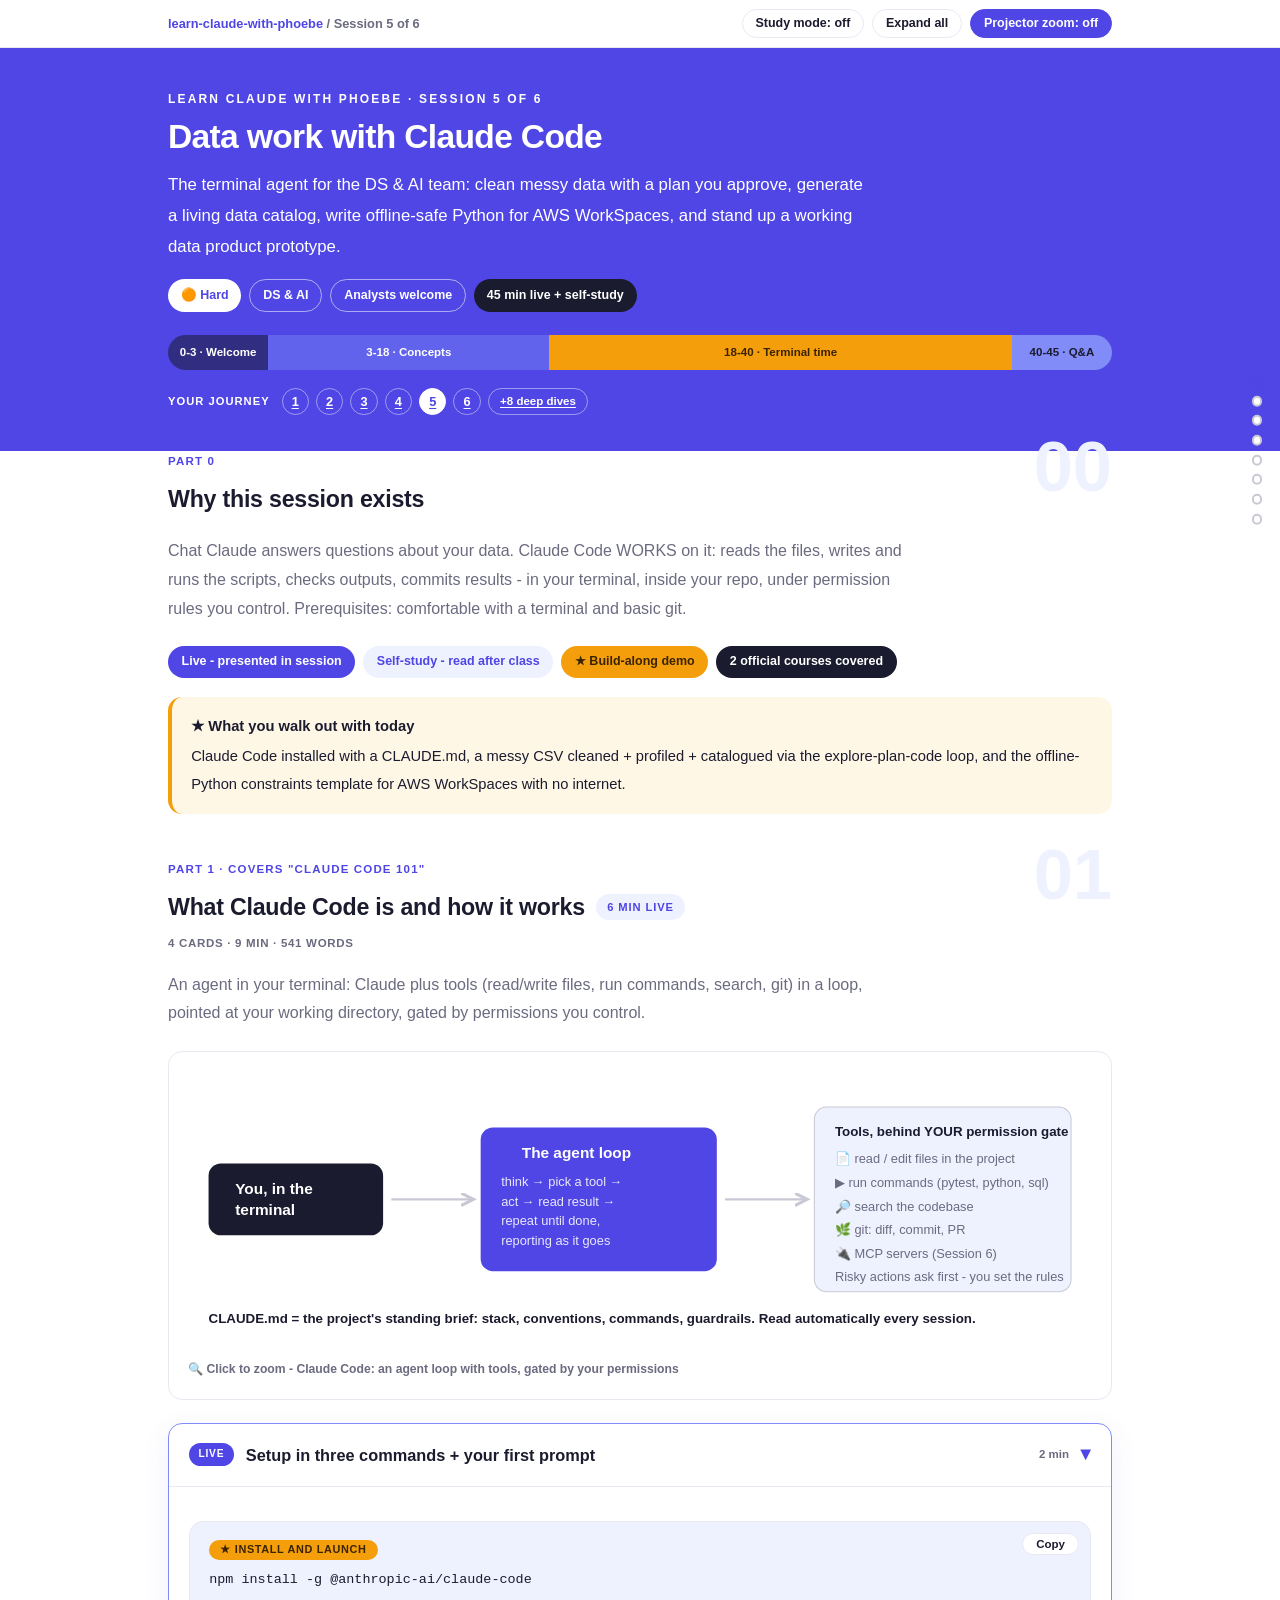
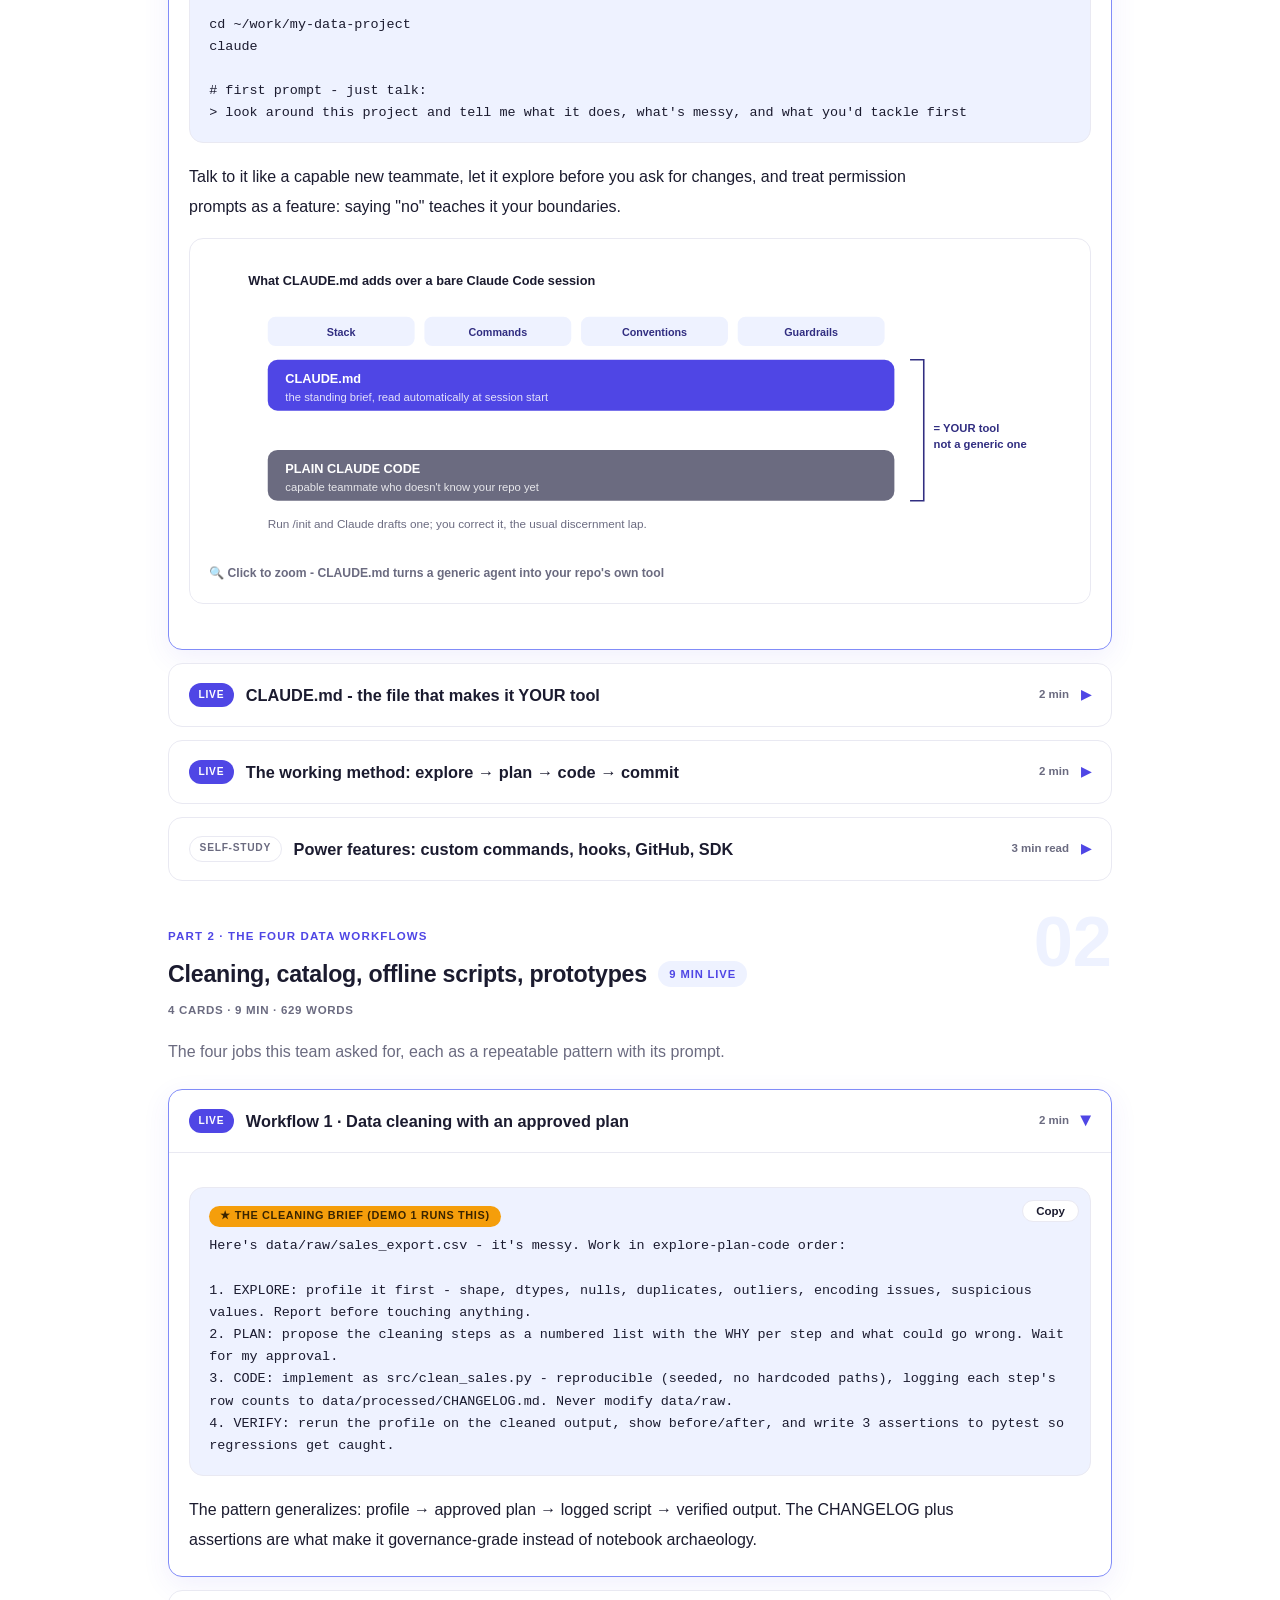
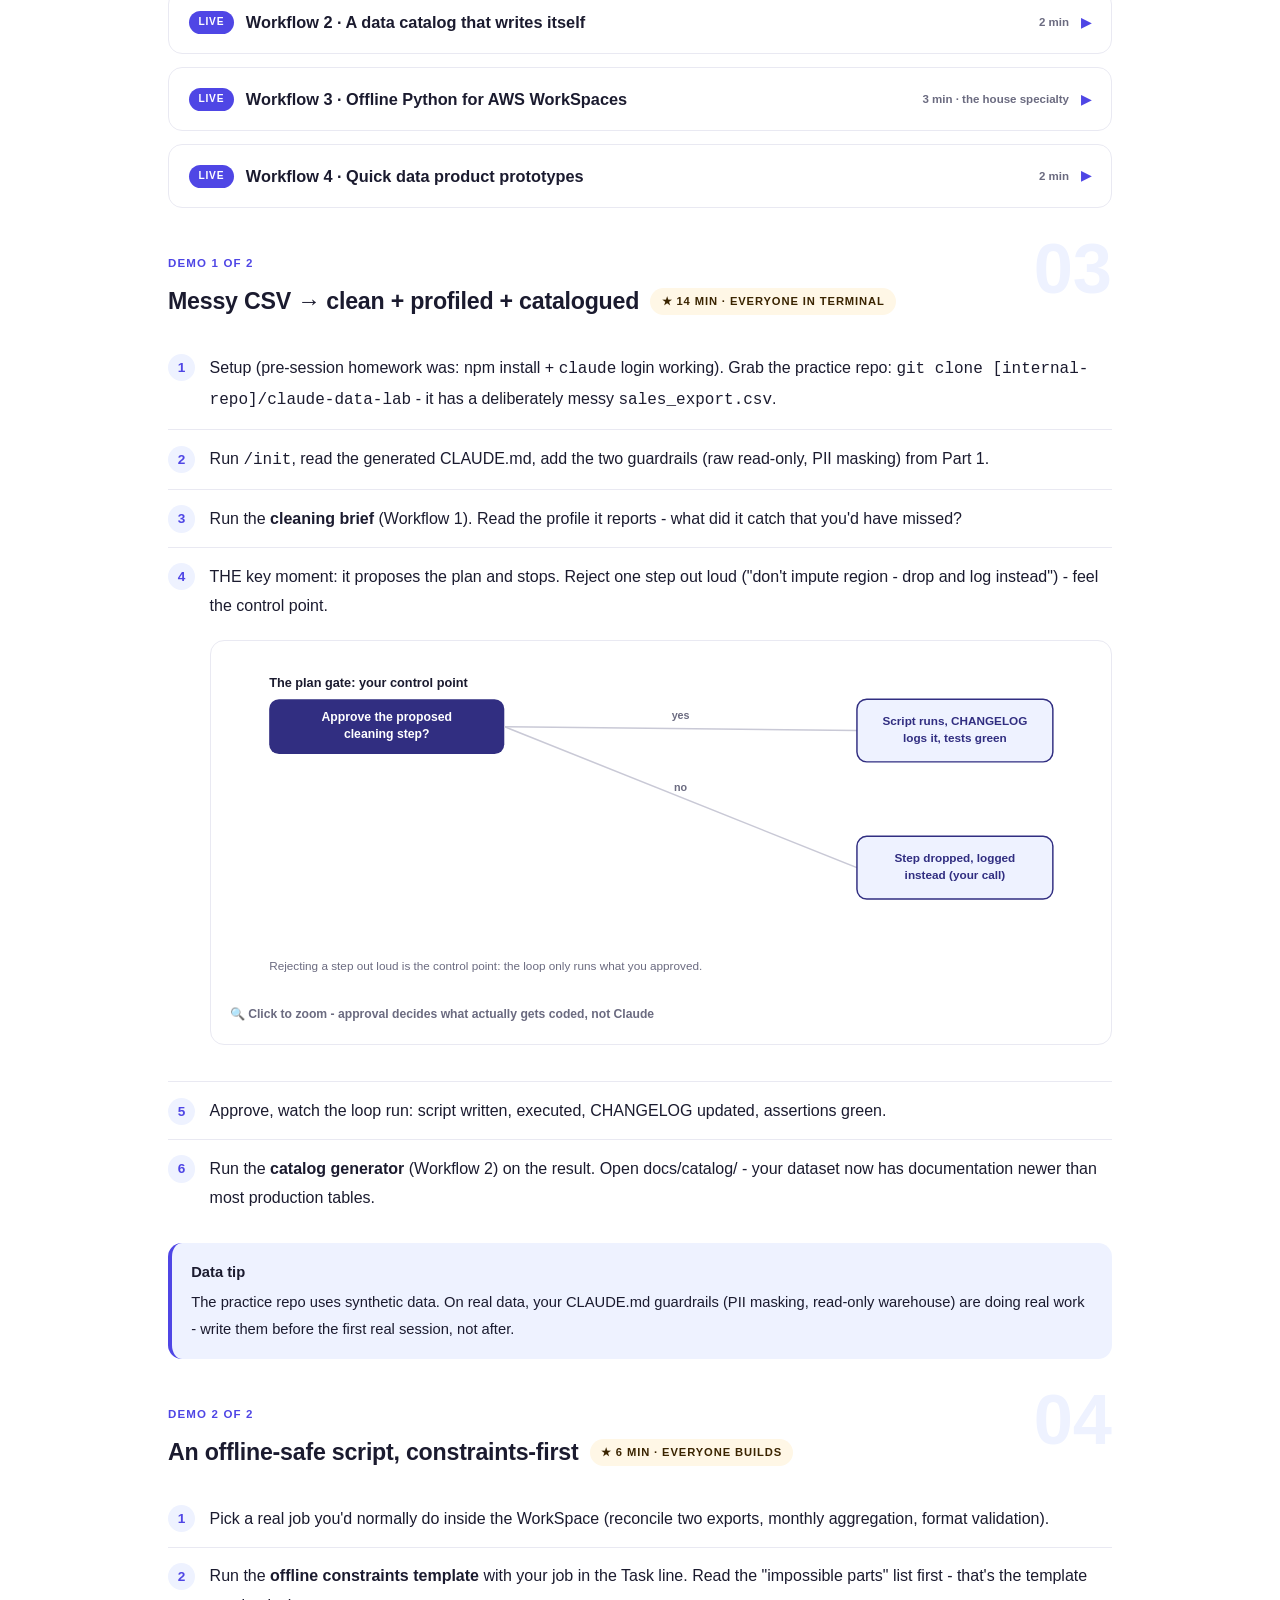
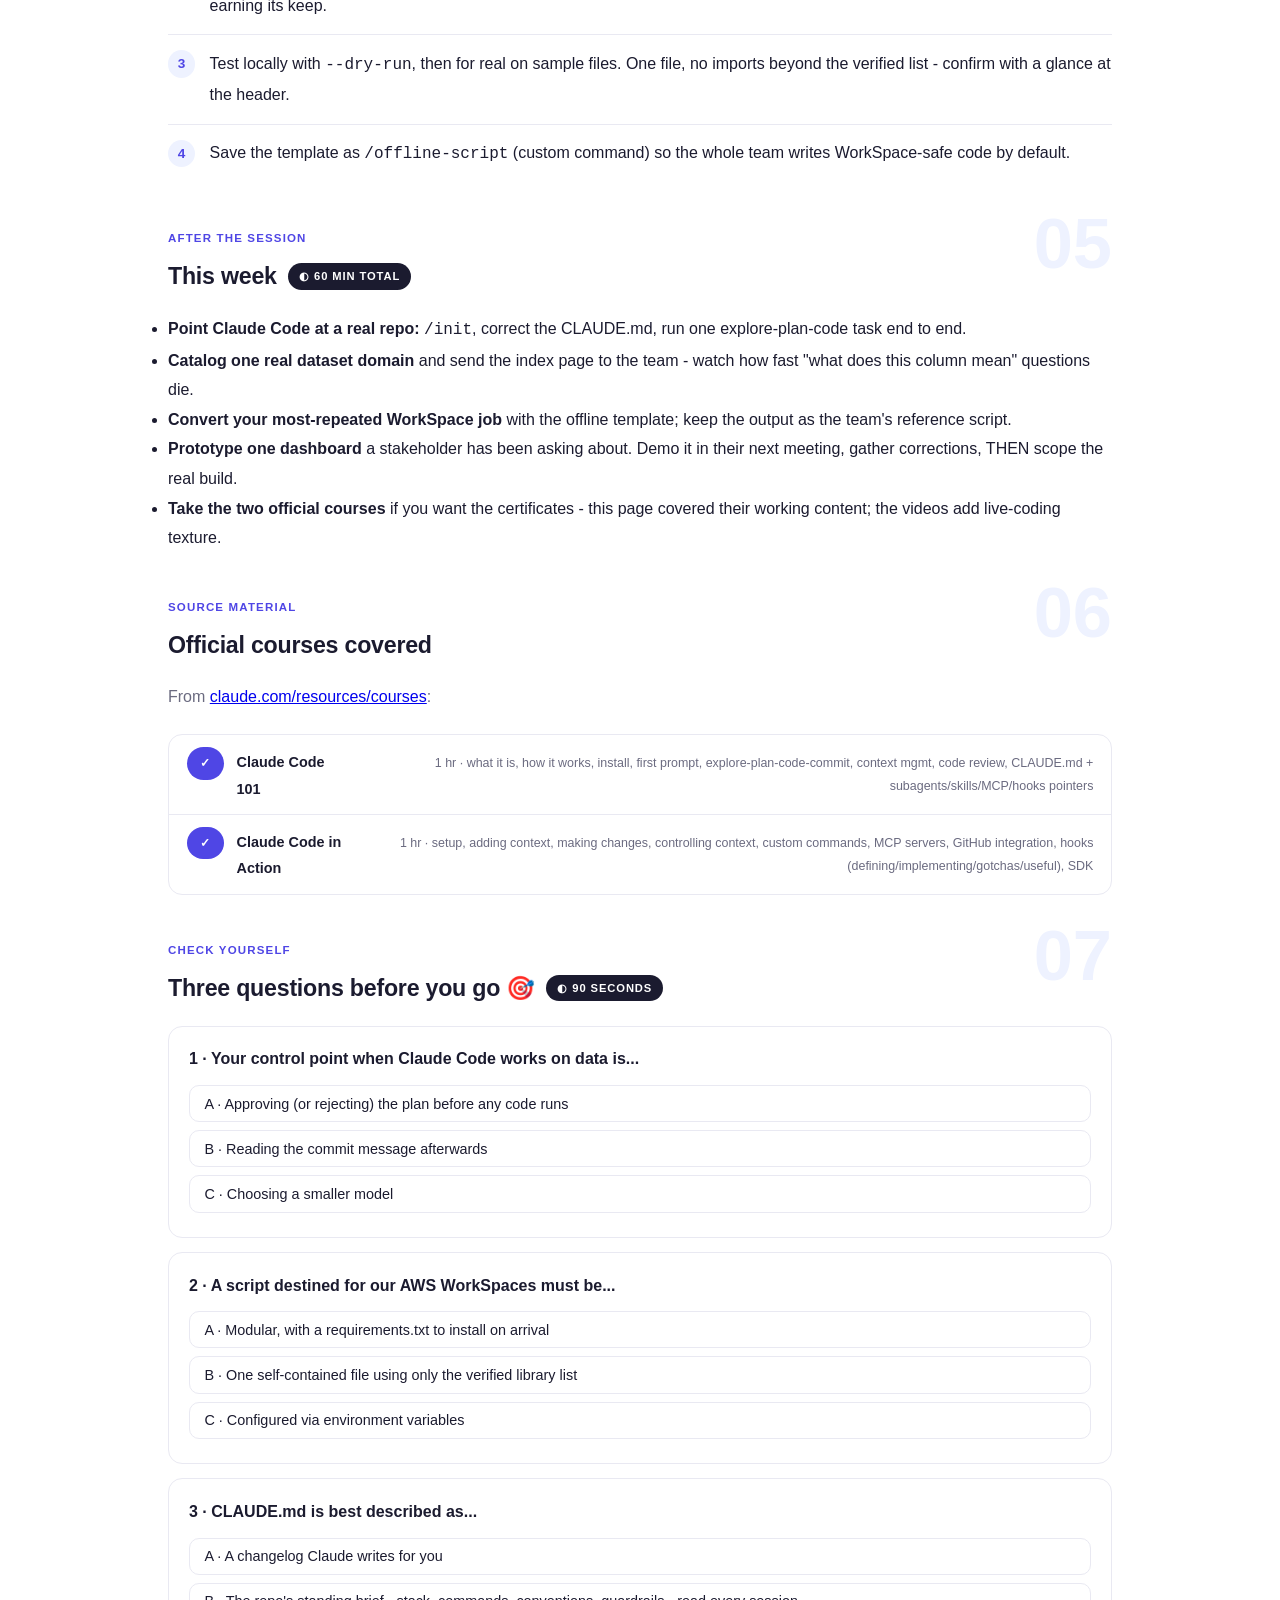
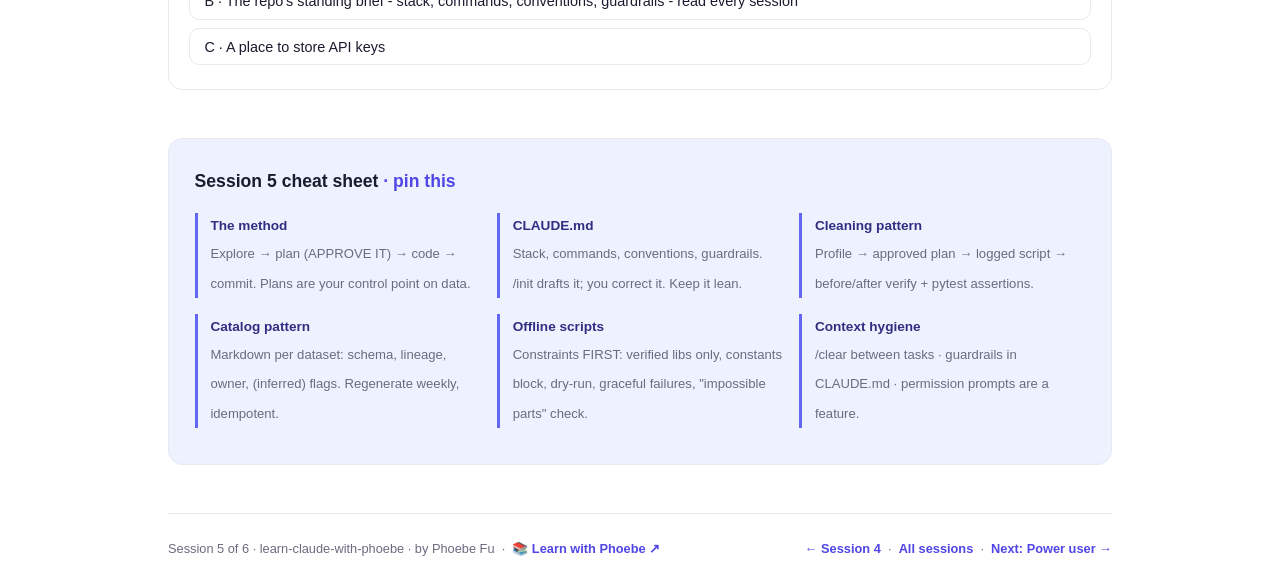
<file: courses/05-data-with-claude-code.html>
<!DOCTYPE html>
<html lang="en">
<head>
<meta charset="UTF-8">
<meta name="viewport" content="width=device-width, initial-scale=1.0">
<!-- social:start -->
<meta name="description" content="Chat Claude answers questions about your data. Claude Code WORKS on it: reads the files, writes and runs the scripts, checks outputs, commits results - in your terminal, inside your repo...">
<meta property="og:type" content="article">
<meta property="og:site_name" content="Learn with Phoebe">
<meta property="og:title" content="Data work with Claude Code - learn claude with phoebe">
<meta property="og:description" content="Chat Claude answers questions about your data. Claude Code WORKS on it: reads the files, writes and runs the scripts, checks outputs, commits results - in your terminal, inside your repo...">
<meta property="og:url" content="https://phoebefu6.github.io/learn-claude-with-phoebe/courses/05-data-with-claude-code.html">
<meta property="og:image" content="https://phoebefu6.github.io/learn-claude-with-phoebe/assets/og-cover.png">
<meta property="og:image:width" content="1200">
<meta property="og:image:height" content="630">
<meta name="twitter:card" content="summary_large_image">
<meta name="twitter:title" content="Data work with Claude Code - learn claude with phoebe">
<meta name="twitter:description" content="Chat Claude answers questions about your data. Claude Code WORKS on it: reads the files, writes and runs the scripts, checks outputs, commits results - in your terminal, inside your repo...">
<meta name="twitter:image" content="https://phoebefu6.github.io/learn-claude-with-phoebe/assets/og-cover.png">
<!-- social:end -->
<title>Session 5 · Data work with Claude Code - learn claude with phoebe</title>
<link rel="stylesheet" href="../assets/style.css?v=37">
</head>
<body>

<div class="toolbar">
  <div class="wrap">
    <span class="crumb"><a href="../index.html">learn-claude-with-phoebe</a> / Session 5 of 6</span>
    <button class="btn" id="toggle-all" type="button">Expand all</button>
    <button class="btn primary" id="zoom-toggle" type="button">Projector zoom: off</button>
  </div>
</div>

<header class="masthead">
  <div class="wrap">
    <div class="eyebrow">Learn Claude with Phoebe · Session 5 of 6</div>
    <h1>Data work with <span class="accent">Claude Code</span></h1>
    <p class="sub">The terminal agent for the DS &amp; AI team: clean messy data with a plan you approve, generate a living data catalog, write offline-safe Python for AWS WorkSpaces, and stand up a working data product prototype.</p>
    <div class="chip-row">
      <span class="chip level">🟠 Hard</span>
      <span class="chip audience">DS &amp; AI</span>
      <span class="chip audience">Analysts welcome</span>
      <span class="chip time">45 min live + self-study</span>
    </div>
    <div class="agenda">
      <span class="a1" style="flex:1">0-3 · Welcome</span>
      <span class="a2" style="flex:3">3-18 · Concepts</span>
      <span class="a3" style="flex:5">18-40 · Terminal time</span>
      <span class="a4" style="flex:1">40-45 · Q&amp;A</span>
    </div>
  </div>
</header>

<main class="wrap">

  <section class="section" id="intro">
    <div class="section-kicker">
      <span class="klabel">Part 0</span>
      <h2>Why this session exists</h2>
    </div>
    <p class="lede">Chat Claude answers questions about your data. Claude Code WORKS on it: reads the files, writes and runs the scripts, checks outputs, commits results - in your terminal, inside your repo, under permission rules you control. Prerequisites: comfortable with a terminal and basic git.</p>
    <div class="legend">
      <span class="pill solid">Live - presented in session</span>
      <span class="pill light">Self-study - read after class</span>
      <span class="pill amber">★ Build-along demo</span>
      <span class="pill inkpill">2 official courses covered</span>
    </div>
    <div class="callout win">
      <strong>★ What you walk out with today</strong>
      Claude Code installed with a CLAUDE.md, a messy CSV cleaned + profiled + catalogued via the explore-plan-code loop, and the offline-Python constraints template for AWS WorkSpaces with no internet.
    </div>
  </section>

  <section class="section" id="what-it-is">
    <div class="section-kicker">
      <span class="klabel">Part 1 · covers "claude code 101"</span>
      <h2>What Claude Code is and how it works <span class="tag concept">6 min live</span></h2>
    </div>
    <p class="lede">An agent in your terminal: Claude plus tools (read/write files, run commands, search, git) in a loop, pointed at your working directory, gated by permissions you control.</p>

    <figure class="zoomable">
      <svg viewBox="0 0 880 270" xmlns="http://www.w3.org/2000/svg" role="img" aria-label="Claude Code architecture: you converse with the agent loop, which uses tools under a permission gate">
        <style>
          .ccT { font: 700 15px Inter, sans-serif; fill: #FFFFFF; }
          .ccS { font: 400 12.5px Inter, sans-serif; fill: #FFFFFF; opacity: .87; }
          .ccI { font: 600 13px Inter, sans-serif; fill: #1B1B2F; }
          .ccX { font: 400 12.5px Inter, sans-serif; fill: #6B6B80; }
          .ccA { stroke: #C9C9D6; stroke-width: 2; fill: none; marker-end: url(#ccAh); }
        </style>
        <defs>
          <marker id="ccAh" markerWidth="8" markerHeight="8" refX="6" refY="3" orient="auto">
            <path d="M0,0 L6,3 L0,6" fill="none" stroke="#C9C9D6" stroke-width="1.5"/>
          </marker>
        </defs>
        <rect x="20" y="90" width="170" height="70" rx="12" fill="#1B1B2F"/>
        <text class="ccT" x="46" y="120">You, in the</text>
        <text class="ccT" x="46" y="140">terminal</text>
        <line class="ccA" x1="198" y1="125" x2="278" y2="125"/>
        <rect x="285" y="55" width="230" height="140" rx="12" fill="#4F46E5"/>
        <text class="ccT" x="325" y="85">The agent loop</text>
        <text class="ccS" x="305" y="112">think → pick a tool →</text>
        <text class="ccS" x="305" y="131">act → read result →</text>
        <text class="ccS" x="305" y="150">repeat until done,</text>
        <text class="ccS" x="305" y="169">reporting as it goes</text>
        <line class="ccA" x1="523" y1="125" x2="603" y2="125"/>
        <rect x="610" y="35" width="250" height="180" rx="12" fill="#EEF2FF" stroke="#C9C9D6"/>
        <text class="ccI" x="630" y="63">Tools, behind YOUR permission gate</text>
        <text class="ccX" x="630" y="90">📄 read / edit files in the project</text>
        <text class="ccX" x="630" y="113">▶ run commands (pytest, python, sql)</text>
        <text class="ccX" x="630" y="136">🔎 search the codebase</text>
        <text class="ccX" x="630" y="159">🌿 git: diff, commit, PR</text>
        <text class="ccX" x="630" y="182">🔌 MCP servers (Session 6)</text>
        <text class="ccX" x="630" y="205">Risky actions ask first - you set the rules</text>
        <text class="ccI" x="20" y="245">CLAUDE.md = the project's standing brief: stack, conventions, commands, guardrails. Read automatically every session.</text>
      </svg>
      <figcaption>🔍 Click to zoom - Claude Code: an agent loop with tools, gated by your permissions</figcaption>
    </figure>

    <details class="card" open>
      <summary><span class="mode live">Live</span>Setup in three commands + your first prompt<span class="mini">2 min</span><span class="caret">▶</span></summary>
      <div class="body">
        <div class="prompt-box good"><span class="label">★ Install and launch</span>npm install -g @anthropic-ai/claude-code

cd ~/work/my-data-project
claude

# first prompt - just talk:
&gt; look around this project and tell me what it does, what's messy, and what you'd tackle first</div>
        <p>Talk to it like a capable new teammate, let it explore before you ask for changes, and treat permission prompts as a feature: saying "no" teaches it your boundaries.</p>
<figure class="zoomable">
  <svg viewBox="0 0 880 300" xmlns="http://www.w3.org/2000/svg" role="img" aria-label="A two-layer diagram showing that a bare Claude Code session is a capable teammate that does not know the repo, while adding a CLAUDE.md file contributes the stack, commands, conventions and guardrails sections, equalling a tool that is genuinely yours rather than a generic one.">
    <style>
      .cmdT { font: 700 13px Inter, sans-serif; fill: #1B1B2F; }
      .cmdB { font: 700 13px Inter, sans-serif; fill: #FFFFFF; }
      .cmdS { font: 400 11.5px Inter, sans-serif; fill: rgba(255,255,255,.84); }
      .cmdC { font: 700 11px Inter, sans-serif; fill: #312E81; }
      .cmdE { font: 700 11.5px Inter, sans-serif; fill: #312E81; }
      .cmdN { font: 400 12px Inter, sans-serif; fill: #6B6B80; }
    </style>
    <rect x="0" y="0" width="880" height="300" fill="#FFFFFF"/>
    <text class="cmdT" x="40" y="28">What CLAUDE.md adds over a bare Claude Code session</text>
    <rect x="60" y="60" width="150" height="30" rx="8" fill="#EEF2FF"/>
    <text class="cmdC" x="135" y="80" text-anchor="middle">Stack</text>
    <rect x="220" y="60" width="150" height="30" rx="8" fill="#EEF2FF"/>
    <text class="cmdC" x="295" y="80" text-anchor="middle">Commands</text>
    <rect x="380" y="60" width="150" height="30" rx="8" fill="#EEF2FF"/>
    <text class="cmdC" x="455" y="80" text-anchor="middle">Conventions</text>
    <rect x="540" y="60" width="150" height="30" rx="8" fill="#EEF2FF"/>
    <text class="cmdC" x="615" y="80" text-anchor="middle">Guardrails</text>
    <rect x="60" y="104" width="640" height="52" rx="10" fill="#4F46E5"/>
    <text class="cmdB" x="78" y="128">CLAUDE.md</text>
    <text class="cmdS" x="78" y="146">the standing brief, read automatically at session start</text>
    <rect x="60" y="196" width="640" height="52" rx="10" fill="#6B6B80"/>
    <text class="cmdB" x="78" y="220">PLAIN CLAUDE CODE</text>
    <text class="cmdS" x="78" y="238">capable teammate who doesn't know your repo yet</text>
    <path d="M716,104 h14 v144 h-14" fill="none" stroke="#312E81" stroke-width="1.6"/>
    <text class="cmdE" x="740" y="178">= YOUR tool</text>
    <text class="cmdE" x="740" y="194">not a generic one</text>
    <text class="cmdN" x="60" y="276">Run /init and Claude drafts one; you correct it, the usual discernment lap.</text>
  </svg>
  <figcaption>🔍 Click to zoom - CLAUDE.md turns a generic agent into your repo's own tool</figcaption>
</figure>

      </div>
    </details>

    <details class="card">
      <summary><span class="mode live">Live</span>CLAUDE.md - the file that makes it YOUR tool<span class="mini">2 min</span><span class="caret">▶</span></summary>
      <div class="body">
        <p>A markdown file at the project root, read automatically at session start - the repo's standing brief:</p>
        <div class="prompt-box good"><span class="label">★ CLAUDE.md starter for a data repo</span># Project: [name]

## Stack
Python 3.11, pandas + polars, duckdb for local SQL, pytest. Env: `conda activate proj`.

## Commands
- tests: `pytest -q` · lint: `ruff check .`
- data/raw is NEVER edited; outputs go to data/processed

## Conventions
- every analysis reproducible: seeds set, no hardcoded paths
- notebooks are scratch; kept work moves to src/ as documented scripts
- all cleaning steps logged to data/processed/CHANGELOG.md

## Guardrails
- warehouse and data/raw are read-only
- PII columns (email, phone, address): flag, never print samples</div>
        <p>Run <code>/init</code> in any existing repo and Claude drafts the CLAUDE.md for you - then you correct it (the usual loop).</p>
      </div>
    </details>

    <details class="card">
      <summary><span class="mode live">Live</span>The working method: explore → plan → code → commit<span class="mini">2 min</span><span class="caret">▶</span></summary>
      <div class="body">
        <ul>
          <li><strong>Explore:</strong> "read the loading and cleaning code, summarize how X flows" - cheap reconnaissance first.</li>
          <li><strong>Plan:</strong> ask for a plan and APPROVE it before code changes (plan mode). For data work this is non-negotiable: you're approving what happens to the data.</li>
          <li><strong>Code:</strong> it writes, runs, hits errors, fixes - the loop you'd do by hand, at machine speed, visible.</li>
          <li><strong>Commit:</strong> reviewed diff, clean message. Ask it to review its own diff first: "anything risky in this change?"</li>
          <li><strong>Context management:</strong> long sessions drift (Session 1's working-memory lesson). Use <code>/clear</code> between unrelated tasks; keep CLAUDE.md lean so every session starts sharp.</li>
        </ul>
      </div>
    </details>

    <details class="card">
      <summary><span class="mode self">Self-study</span>Power features: custom commands, hooks, GitHub, SDK<span class="mini">3 min read</span><span class="caret">▶</span></summary>
      <div class="body">
        <ul>
          <li><strong>Custom slash commands:</strong> save a repeated prompt as <code>.claude/commands/profile-data.md</code> → run <code>/profile-data</code>. Your team's SOPs as commands (Session 3's idea, terminal edition).</li>
          <li><strong>Hooks:</strong> shell commands that fire automatically on events - auto-run <code>ruff</code> after every edit, block writes to <code>data/raw/</code>, notify on session end. Deterministic guardrails around the agent. Gotcha: hooks run with YOUR permissions - keep them read-only where possible.</li>
          <li><strong>GitHub integration:</strong> Claude reviews PRs, fixes issues from comments, drafts release notes - <code>gh</code> CLI plus the GitHub app.</li>
          <li><strong>Skills &amp; subagents in Code:</strong> your Session 3 skills work here (<code>.claude/skills/</code>); subagents are Session 6.</li>
          <li><strong>The SDK:</strong> the same agent, scriptable from Python/TS - build your own data tools on top. That's the bridge to Session 6's platform story.</li>
        </ul>
      </div>
    </details>
  </section>

  <section class="section" id="data-workflows">
    <div class="section-kicker">
      <span class="klabel">Part 2 · the four data workflows</span>
      <h2>Cleaning, catalog, offline scripts, prototypes <span class="tag concept">9 min live</span></h2>
    </div>
    <p class="lede">The four jobs this team asked for, each as a repeatable pattern with its prompt.</p>

    <details class="card" open>
      <summary><span class="mode live">Live</span>Workflow 1 · Data cleaning with an approved plan<span class="mini">2 min</span><span class="caret">▶</span></summary>
      <div class="body">
        <div class="prompt-box good"><span class="label">★ The cleaning brief (Demo 1 runs this)</span>Here's data/raw/sales_export.csv - it's messy. Work in explore-plan-code order:

1. EXPLORE: profile it first - shape, dtypes, nulls, duplicates, outliers, encoding issues, suspicious values. Report before touching anything.
2. PLAN: propose the cleaning steps as a numbered list with the WHY per step and what could go wrong. Wait for my approval.
3. CODE: implement as src/clean_sales.py - reproducible (seeded, no hardcoded paths), logging each step's row counts to data/processed/CHANGELOG.md. Never modify data/raw.
4. VERIFY: rerun the profile on the cleaned output, show before/after, and write 3 assertions to pytest so regressions get caught.</div>
        <p>The pattern generalizes: profile → approved plan → logged script → verified output. The CHANGELOG plus assertions are what make it governance-grade instead of notebook archaeology.</p>
      </div>
    </details>

    <details class="card">
      <summary><span class="mode live">Live</span>Workflow 2 · A data catalog that writes itself<span class="mini">2 min</span><span class="caret">▶</span></summary>
      <div class="body">
        <div class="prompt-box good"><span class="label">★ The catalog generator</span>Build a lightweight data catalog for this project as docs/catalog/:

For every dataset in data/processed (and the warehouse tables listed in CLAUDE.md):
- one markdown page: purpose, owner (from git blame if unclear, flag it), refresh cadence, schema table (column, type, description, % null, example - MASK anything that looks like PII), lineage (which script produces it, which raw sources feed it), known quality issues.
- an index page grouping by domain, with a one-line description each.

Infer descriptions from column names + the code that creates them; mark every inference with (inferred) so humans know what to verify. Regenerate idempotently - I'll re-run this weekly.</div>
        <p>Not a DataHub replacement - a living, in-repo catalog that costs one command to refresh. For most teams it beats the enterprise tool nobody updates. When you outgrow it, the markdown migrates cleanly.</p>
      </div>
    </details>

    <details class="card">
      <summary><span class="mode live">Live</span>Workflow 3 · Offline Python for AWS WorkSpaces<span class="mini">3 min · the house specialty</span><span class="caret">▶</span></summary>
      <div class="body">
        <p>Our reality: analysis code gets copy-pasted into AWS WorkSpaces with <strong>no internet and no pip</strong>. Scripts that import freely die on arrival. The fix is a constraints preamble that makes Claude write for that runtime every time - keep it as a skill or slash command:</p>
        <div class="prompt-box good"><span class="label">★ The offline constraints template (Demo 2 runs this)</span>Write this as a SINGLE self-contained Python script for a locked-down environment:

HARD CONSTRAINTS - the runtime has:
- No internet. No pip. Nothing beyond: Python 3.10 standard library + pandas + numpy + openpyxl [ADJUST to your WorkSpace's verified list]
- No environment variables, no config files - all parameters in an UPPERCASE constants block at the top
- Input/output paths as constants, with clear FILL THIS IN comments

REQUIREMENTS:
- one file, runnable as: python script.py
- graceful failure: every file read wrapped with a clear error message naming the missing path
- progress prints per major step (the user can't attach a debugger)
- a --dry-run flag that validates inputs without writing
- header docstring: purpose, inputs, outputs, and the exact verified-library assumptions

Before writing, list which parts of my request are IMPOSSIBLE under these constraints and propose stdlib workarounds.

Task: [describe the job]</div>
        <div class="callout example">
          <span class="ex-pill">Real world</span>
          <p>The killer detail is the last line: asked to reconcile two Excel exports, Claude flagged "no requests, so the FX-rate lookup must become a manual constants table" BEFORE writing code - the exact failure that used to burn an afternoon inside the WorkSpace where debugging is misery.</p>
        </div>
      </div>
    </details>

    <details class="card">
      <summary><span class="mode live">Live</span>Workflow 4 · Quick data product prototypes<span class="mini">2 min</span><span class="caret">▶</span></summary>
      <div class="body">
        <div class="prompt-box good"><span class="label">★ The prototype brief</span>Build a Streamlit prototype: app.py over data/processed/sales_clean.csv.

Views: KPI header (revenue, orders, AOV - this period vs last), trend chart with date-range picker, breakdown table by [dimension] with search, and a "data health" footer (row count, last refresh, null warnings - pull from the catalog).
Style: minimal, our indigo accent, no chart junk. Cache the load. README with run instructions.
It's a stakeholder demo, not production: favor obvious code over clever code.</div>
        <p>Fifteen minutes to a running dashboard changes stakeholder conversations: they react to something real, you learn what they actually need before the proper build. Same honesty as Session 4's prototypes: demo-grade, and labeled as such.</p>
      </div>
    </details>
  </section>

  <section class="section" id="demo-1">
    <div class="section-kicker">
      <span class="klabel">Demo 1 of 2</span>
      <h2>Messy CSV → clean + profiled + catalogued <span class="tag demo">★ 14 min · everyone in terminal</span></h2>
    </div>
    <div class="steps">
      <div class="step"><p>Setup (pre-session homework was: npm install + <code>claude</code> login working). Grab the practice repo: <code>git clone [internal-repo]/claude-data-lab</code> - it has a deliberately messy <code>sales_export.csv</code>.</p></div>
      <div class="step"><p>Run <code>/init</code>, read the generated CLAUDE.md, add the two guardrails (raw read-only, PII masking) from Part 1.</p></div>
      <div class="step"><p>Run the <strong>cleaning brief</strong> (Workflow 1). Read the profile it reports - what did it catch that you'd have missed?</p></div>
      <div class="step"><p>THE key moment: it proposes the plan and stops. Reject one step out loud ("don't impute region - drop and log instead") - feel the control point.</p>
<figure class="zoomable">
  <svg viewBox="0 0 880 340" xmlns="http://www.w3.org/2000/svg" role="img" aria-label="A decision tree showing that when Claude Code proposes a cleaning plan, an approved step runs, executes and logs to the changelog, while a rejected step is dropped and logged instead, without being coded.">
    <style>
      .pgtT { font: 700 13px Inter, sans-serif; fill: #1B1B2F; }
      .pgtQ { font: 700 12.5px Inter, sans-serif; fill: #FFFFFF; }
      .pgtO { font: 700 12px Inter, sans-serif; fill: #312E81; }
      .pgtE { font: 600 11px Inter, sans-serif; fill: #6B6B80; }
      .pgtN { font: 400 12px Inter, sans-serif; fill: #6B6B80; }
    </style>
    <rect x="0" y="0" width="880" height="340" fill="#FFFFFF"/>
    <text class="pgtT" x="40" y="28">The plan gate: your control point</text>
    <rect x="40" y="40" width="240" height="56" rx="10" fill="#312E81"/>
    <text class="pgtQ" x="160" y="62" text-anchor="middle">Approve the proposed</text>
    <text class="pgtQ" x="160" y="80" text-anchor="middle">cleaning step?</text>
    <line x1="280" y1="68" x2="640" y2="72" stroke="#C9C9D6" stroke-width="1.5"/>
    <line x1="280" y1="68" x2="640" y2="212" stroke="#C9C9D6" stroke-width="1.5"/>
    <text class="pgtE" x="460" y="60" text-anchor="middle">yes</text>
    <text class="pgtE" x="460" y="134" text-anchor="middle">no</text>
    <rect x="640" y="40" width="200" height="64" rx="10" fill="#EEF2FF" stroke="#312E81" stroke-width="1.5"/>
    <text class="pgtO" x="740" y="66" text-anchor="middle">Script runs, CHANGELOG</text>
    <text class="pgtO" x="740" y="84" text-anchor="middle">logs it, tests green</text>
    <rect x="640" y="180" width="200" height="64" rx="10" fill="#EEF2FF" stroke="#312E81" stroke-width="1.5"/>
    <text class="pgtO" x="740" y="206" text-anchor="middle">Step dropped, logged</text>
    <text class="pgtO" x="740" y="224" text-anchor="middle">instead (your call)</text>
    <text class="pgtN" x="40" y="316">Rejecting a step out loud is the control point: the loop only runs what you approved.</text>
  </svg>
  <figcaption>🔍 Click to zoom - approval decides what actually gets coded, not Claude</figcaption>
</figure>
</div>
      <div class="step"><p>Approve, watch the loop run: script written, executed, CHANGELOG updated, assertions green.</p></div>
      <div class="step"><p>Run the <strong>catalog generator</strong> (Workflow 2) on the result. Open docs/catalog/ - your dataset now has documentation newer than most production tables.</p></div>
    </div>
    <div class="callout tip">
      <strong>Data tip</strong>
      The practice repo uses synthetic data. On real data, your CLAUDE.md guardrails (PII masking, read-only warehouse) are doing real work - write them before the first real session, not after.
    </div>
  </section>

  <section class="section" id="demo-2">
    <div class="section-kicker">
      <span class="klabel">Demo 2 of 2</span>
      <h2>An offline-safe script, constraints-first <span class="tag demo">★ 6 min · everyone builds</span></h2>
    </div>
    <div class="steps">
      <div class="step"><p>Pick a real job you'd normally do inside the WorkSpace (reconcile two exports, monthly aggregation, format validation).</p></div>
      <div class="step"><p>Run the <strong>offline constraints template</strong> with your job in the Task line. Read the "impossible parts" list first - that's the template earning its keep.</p></div>
      <div class="step"><p>Test locally with <code>--dry-run</code>, then for real on sample files. One file, no imports beyond the verified list - confirm with a glance at the header.</p></div>
      <div class="step"><p>Save the template as <code>/offline-script</code> (custom command) so the whole team writes WorkSpace-safe code by default.</p></div>
    </div>
  </section>

  <section class="section" id="exercise">
    <div class="section-kicker">
      <span class="klabel">After the session</span>
      <h2>This week <span class="tag exercise">◐ 60 min total</span></h2>
    </div>
    <ul>
      <li><strong>Point Claude Code at a real repo:</strong> <code>/init</code>, correct the CLAUDE.md, run one explore-plan-code task end to end.</li>
      <li><strong>Catalog one real dataset domain</strong> and send the index page to the team - watch how fast "what does this column mean" questions die.</li>
      <li><strong>Convert your most-repeated WorkSpace job</strong> with the offline template; keep the output as the team's reference script.</li>
      <li><strong>Prototype one dashboard</strong> a stakeholder has been asking about. Demo it in their next meeting, gather corrections, THEN scope the real build.</li>
      <li><strong>Take the two official courses</strong> if you want the certificates - this page covered their working content; the videos add live-coding texture.</li>
    </ul>
  </section>

  <section class="section" id="official">
    <div class="section-kicker">
      <span class="klabel">Source material</span>
      <h2>Official courses covered</h2>
    </div>
    <p class="lede">From <a href="https://claude.com/resources/courses">claude.com/resources/courses</a>:</p>
    <div class="covered">
      <div class="covered-row"><span class="status pill solid">✓</span><span class="name">Claude Code 101</span><span class="note">1 hr · what it is, how it works, install, first prompt, explore-plan-code-commit, context mgmt, code review, CLAUDE.md + subagents/skills/MCP/hooks pointers</span></div>
      <div class="covered-row"><span class="status pill solid">✓</span><span class="name">Claude Code in Action</span><span class="note">1 hr · setup, adding context, making changes, controlling context, custom commands, MCP servers, GitHub integration, hooks (defining/implementing/gotchas/useful), SDK</span></div>
    </div>
  </section>

  <section class="section" id="quiz">
    <div class="section-kicker">
      <span class="klabel">Check yourself</span>
      <h2>Three questions before you go 🎯 <span class="tag exercise">◐ 90 seconds</span></h2>
    </div>
    <div class="quiz-q" data-answer="0">
      <p class="qtext">1 · Your control point when Claude Code works on data is...</p>
      <button class="qopt" type="button">A · Approving (or rejecting) the plan before any code runs</button>
      <button class="qopt" type="button">B · Reading the commit message afterwards</button>
      <button class="qopt" type="button">C · Choosing a smaller model</button>
      <p class="qwhy">Explore → plan → APPROVE → code. You're approving what happens to the data - that step is non-negotiable.</p>
    </div>
    <div class="quiz-q" data-answer="1">
      <p class="qtext">2 · A script destined for our AWS WorkSpaces must be...</p>
      <button class="qopt" type="button">A · Modular, with a requirements.txt to install on arrival</button>
      <button class="qopt" type="button">B · One self-contained file using only the verified library list</button>
      <button class="qopt" type="button">C · Configured via environment variables</button>
      <p class="qwhy">No internet, no pip: single file, constants block, dry-run flag, graceful failures - and ask for the "impossible parts" list first.</p>
    </div>
    <div class="quiz-q" data-answer="1">
      <p class="qtext">3 · CLAUDE.md is best described as...</p>
      <button class="qopt" type="button">A · A changelog Claude writes for you</button>
      <button class="qopt" type="button">B · The repo's standing brief - stack, commands, conventions, guardrails - read every session</button>
      <button class="qopt" type="button">C · A place to store API keys</button>
      <p class="qwhy">It's Session 2's "project instructions" for your repo. /init drafts it; your guardrails (raw read-only, PII masking) do the real work.</p>
    </div>
    <p class="quiz-score"></p>
  </section>

  <section class="cheat" id="cheatsheet">
    <h3>Session 5 cheat sheet <span>· pin this</span></h3>
    <div class="grid-2">
      <div class="cheat-item"><b>The method</b><span>Explore → plan (APPROVE IT) → code → commit. Plans are your control point on data.</span></div>
      <div class="cheat-item"><b>CLAUDE.md</b><span>Stack, commands, conventions, guardrails. /init drafts it; you correct it. Keep it lean.</span></div>
      <div class="cheat-item"><b>Cleaning pattern</b><span>Profile → approved plan → logged script → before/after verify + pytest assertions.</span></div>
      <div class="cheat-item"><b>Catalog pattern</b><span>Markdown per dataset: schema, lineage, owner, (inferred) flags. Regenerate weekly, idempotent.</span></div>
      <div class="cheat-item"><b>Offline scripts</b><span>Constraints FIRST: verified libs only, constants block, dry-run, graceful failures, "impossible parts" check.</span></div>
      <div class="cheat-item"><b>Context hygiene</b><span>/clear between tasks · guardrails in CLAUDE.md · permission prompts are a feature.</span></div>
    </div>
  </section>

  <footer class="pagefoot">
    <span>Session 5 of 6 · learn-claude-with-phoebe · by Phoebe Fu &nbsp;·&nbsp; 📚 <a href="https://phoebefu6.github.io/learn-with-phoebe/">Learn with Phoebe ↗</a></span>
    <span><a href="04-creative-studio.html">← Session 4</a> &nbsp;·&nbsp; <a href="../index.html">All sessions</a> &nbsp;·&nbsp; <a href="06-power-user.html">Next: Power user →</a></span>
  </footer>

</main>

<script src="../assets/app.js?v=36"></script>
</body>
</html>
</file>
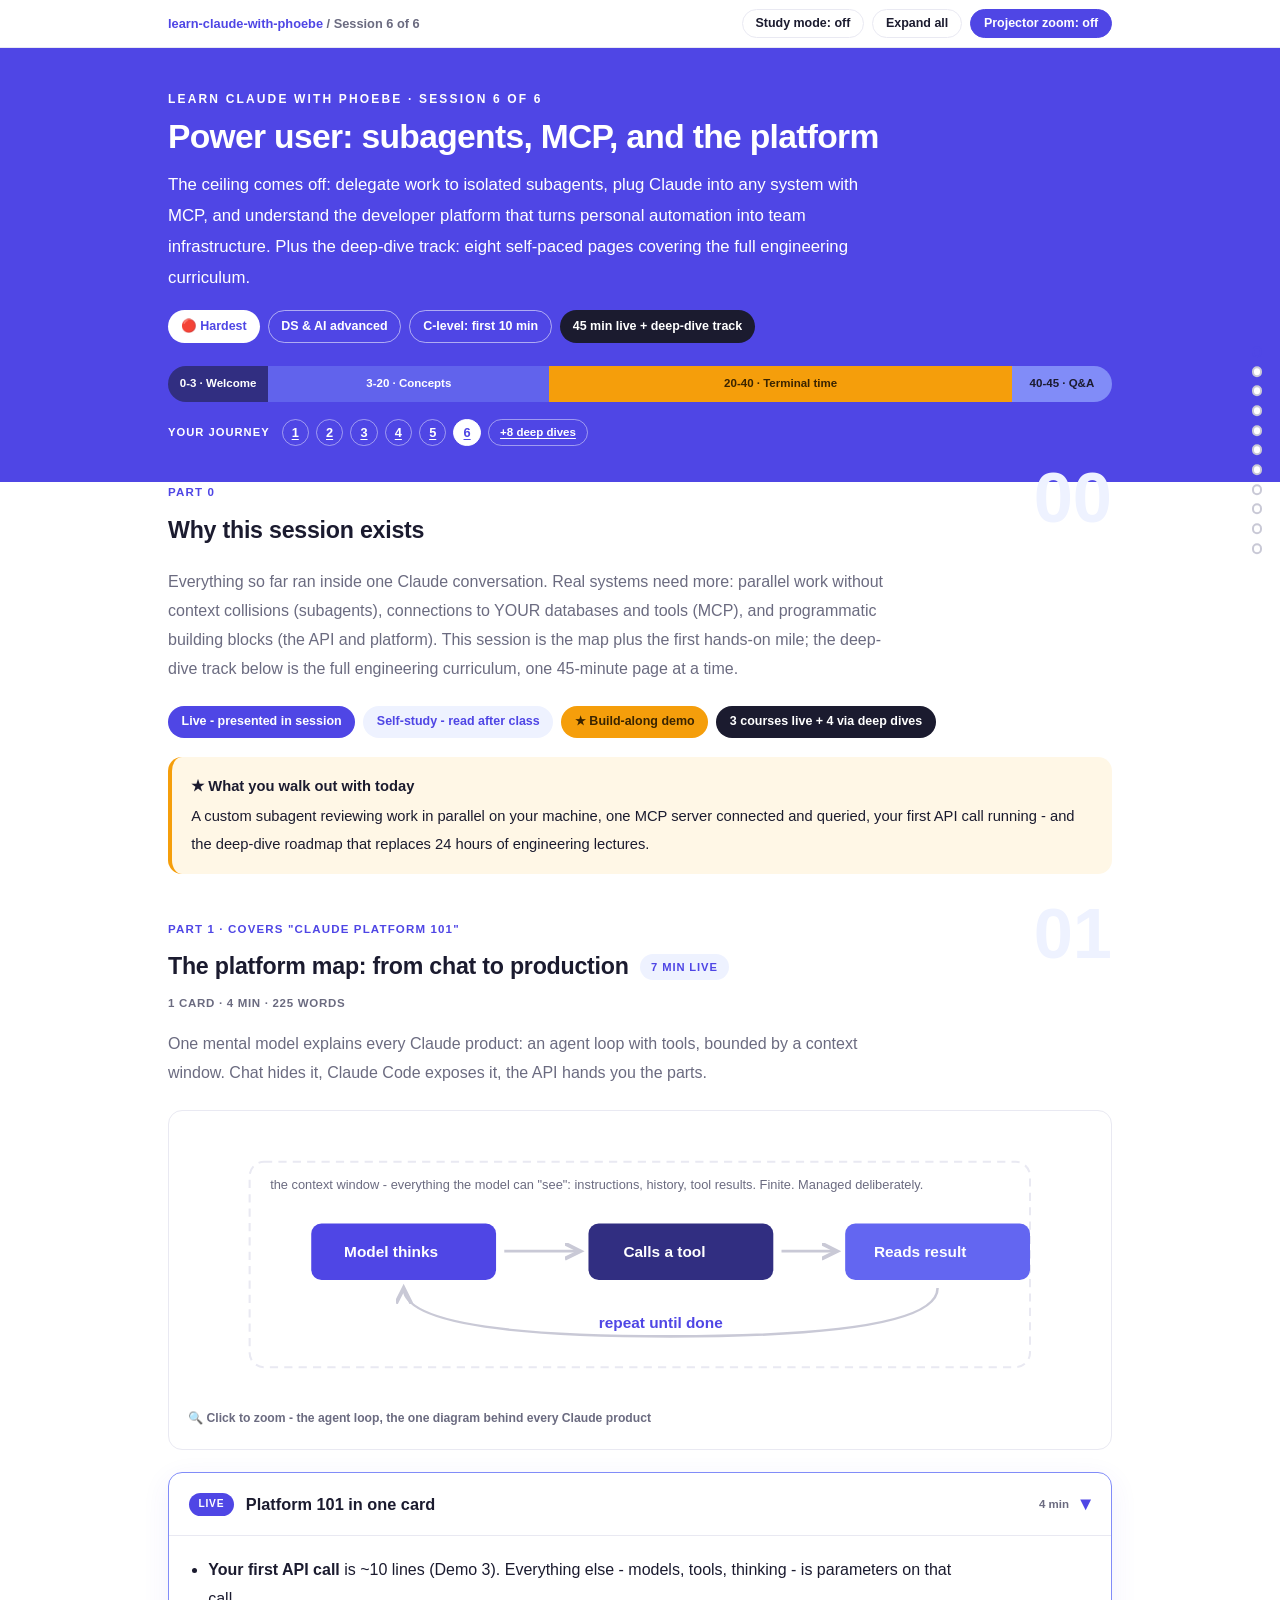
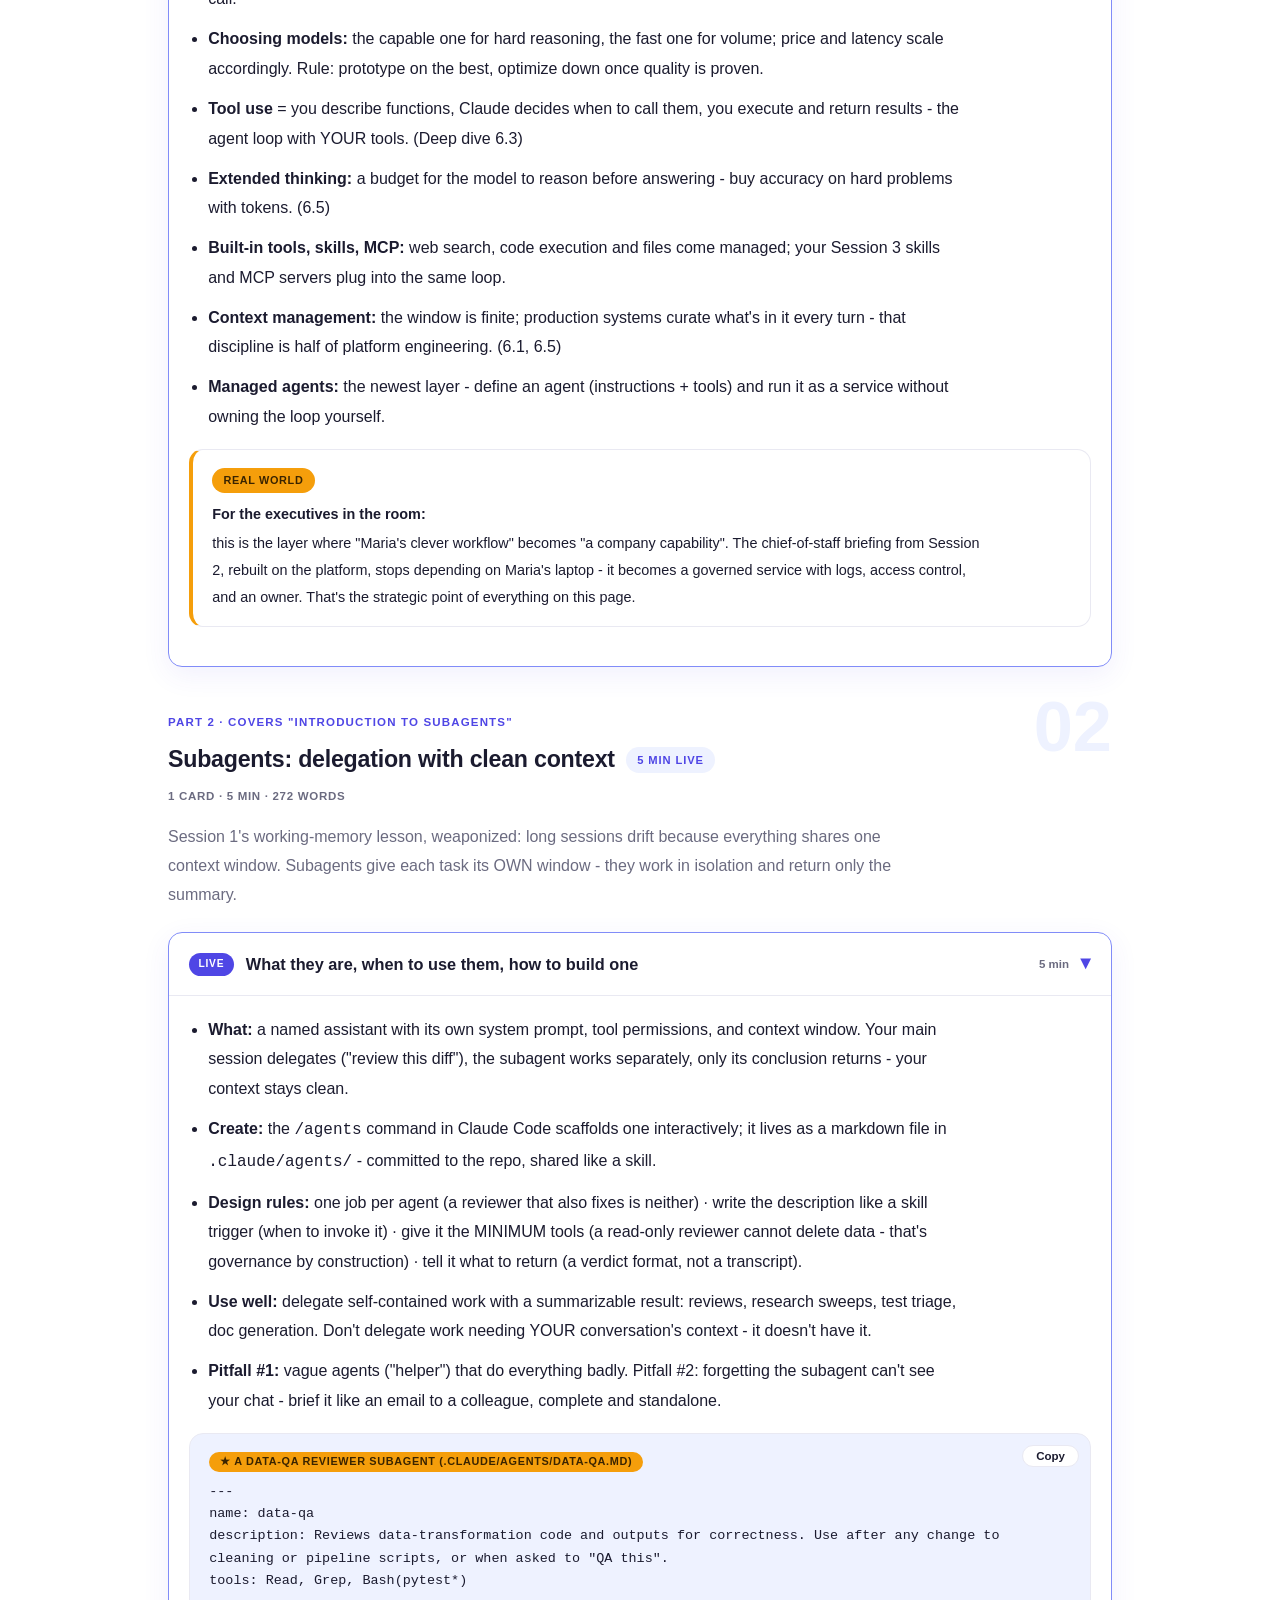
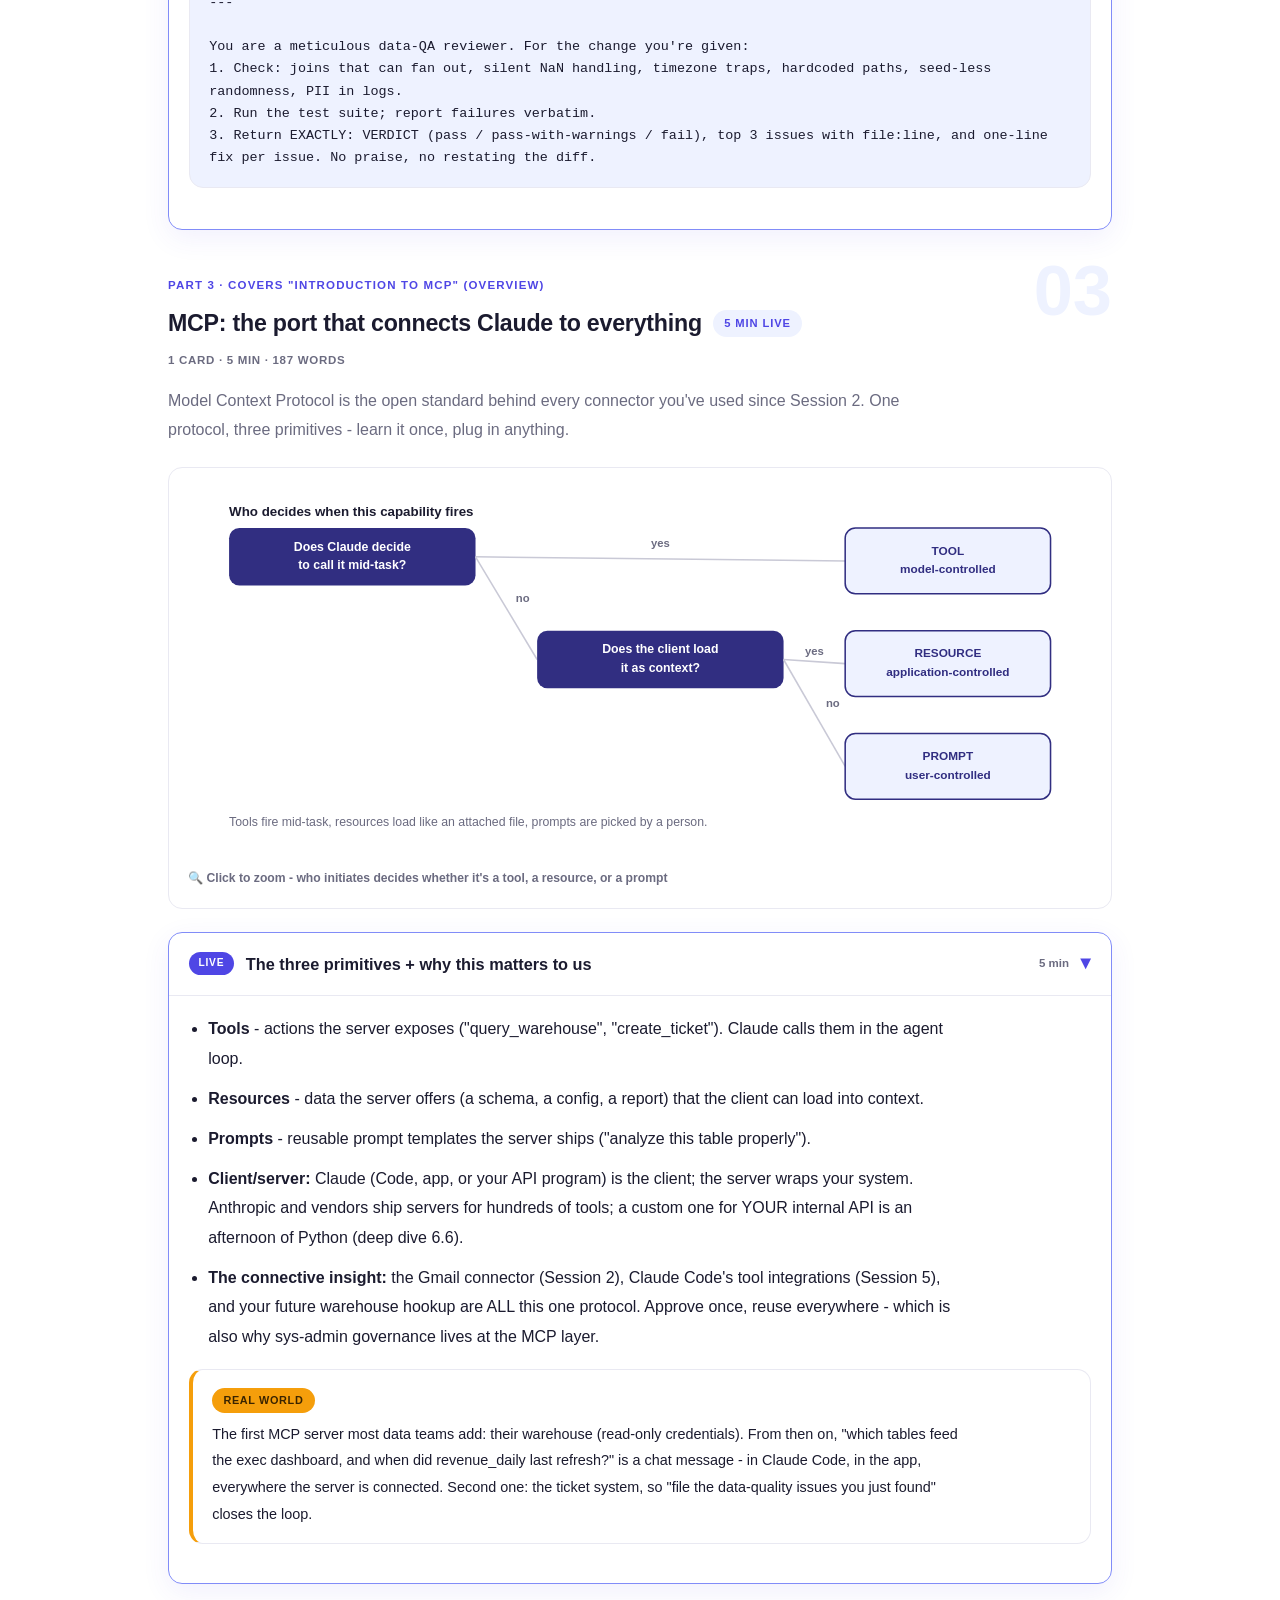
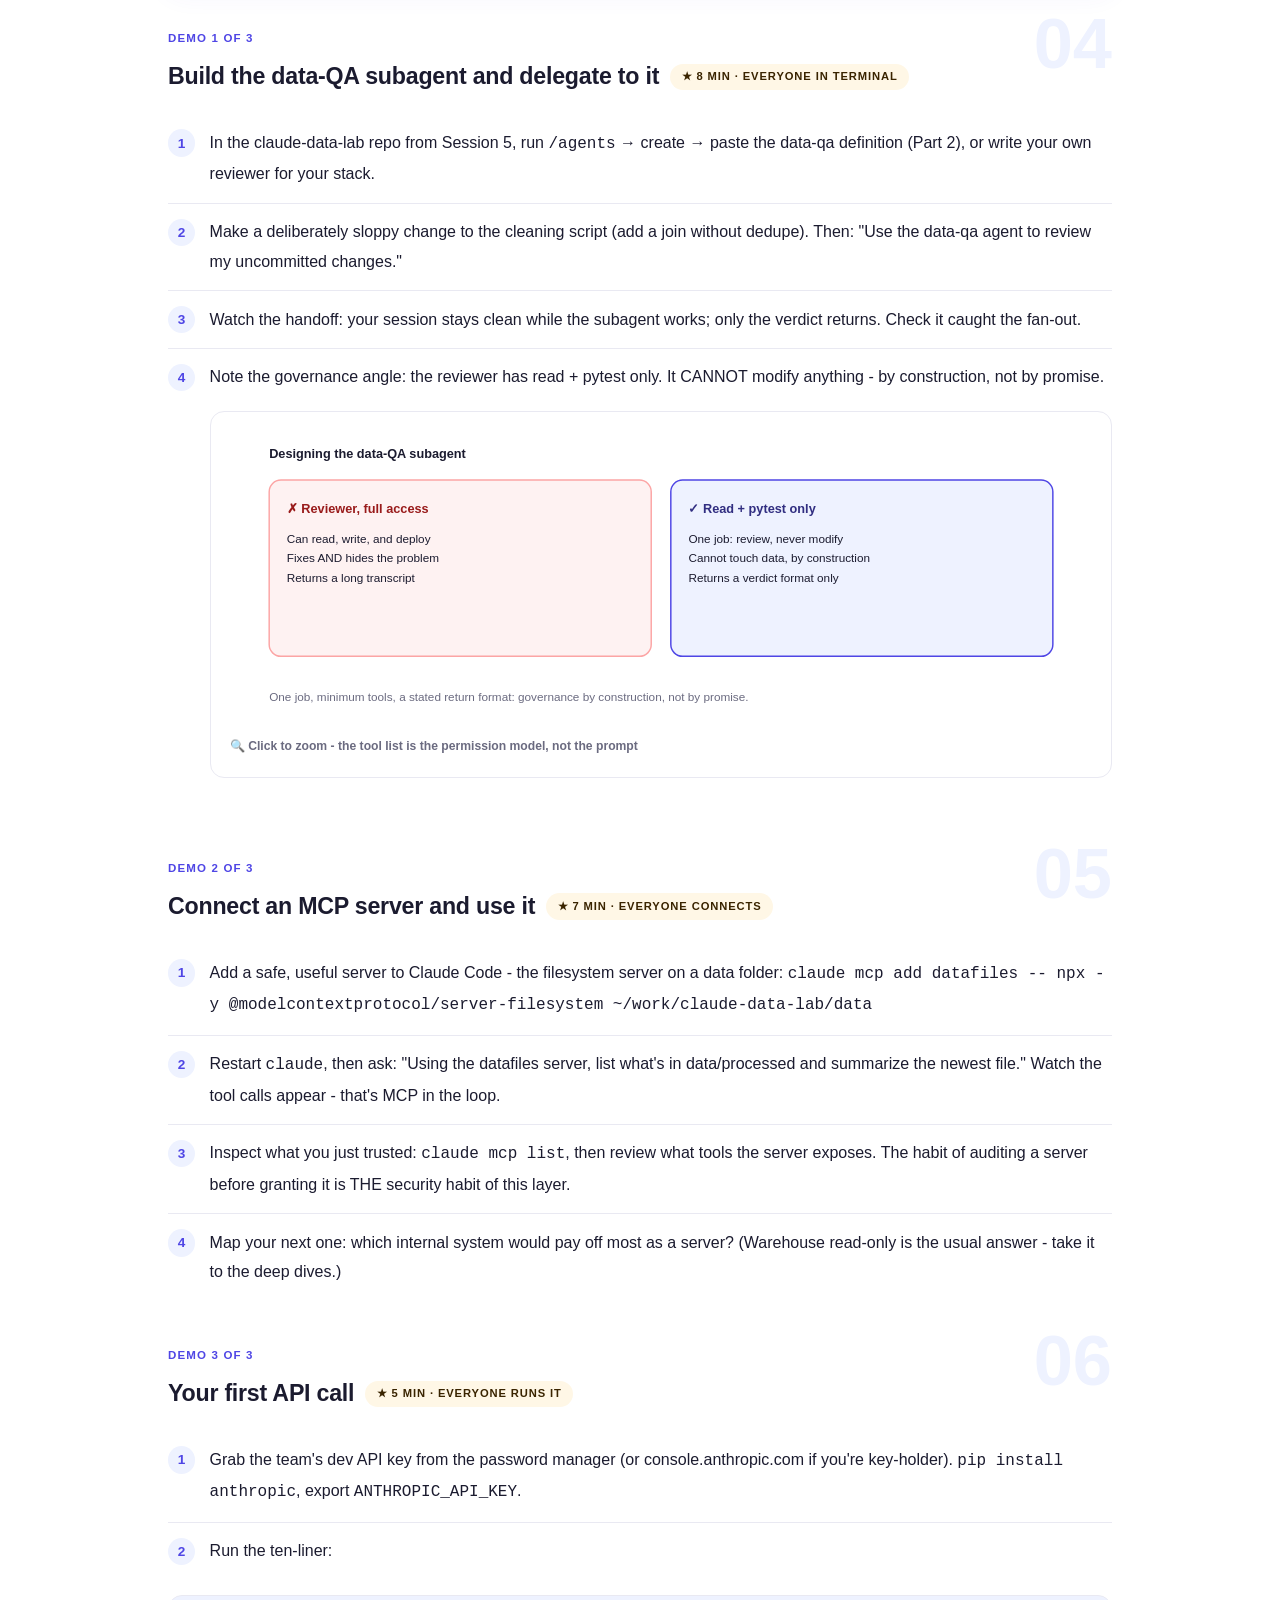
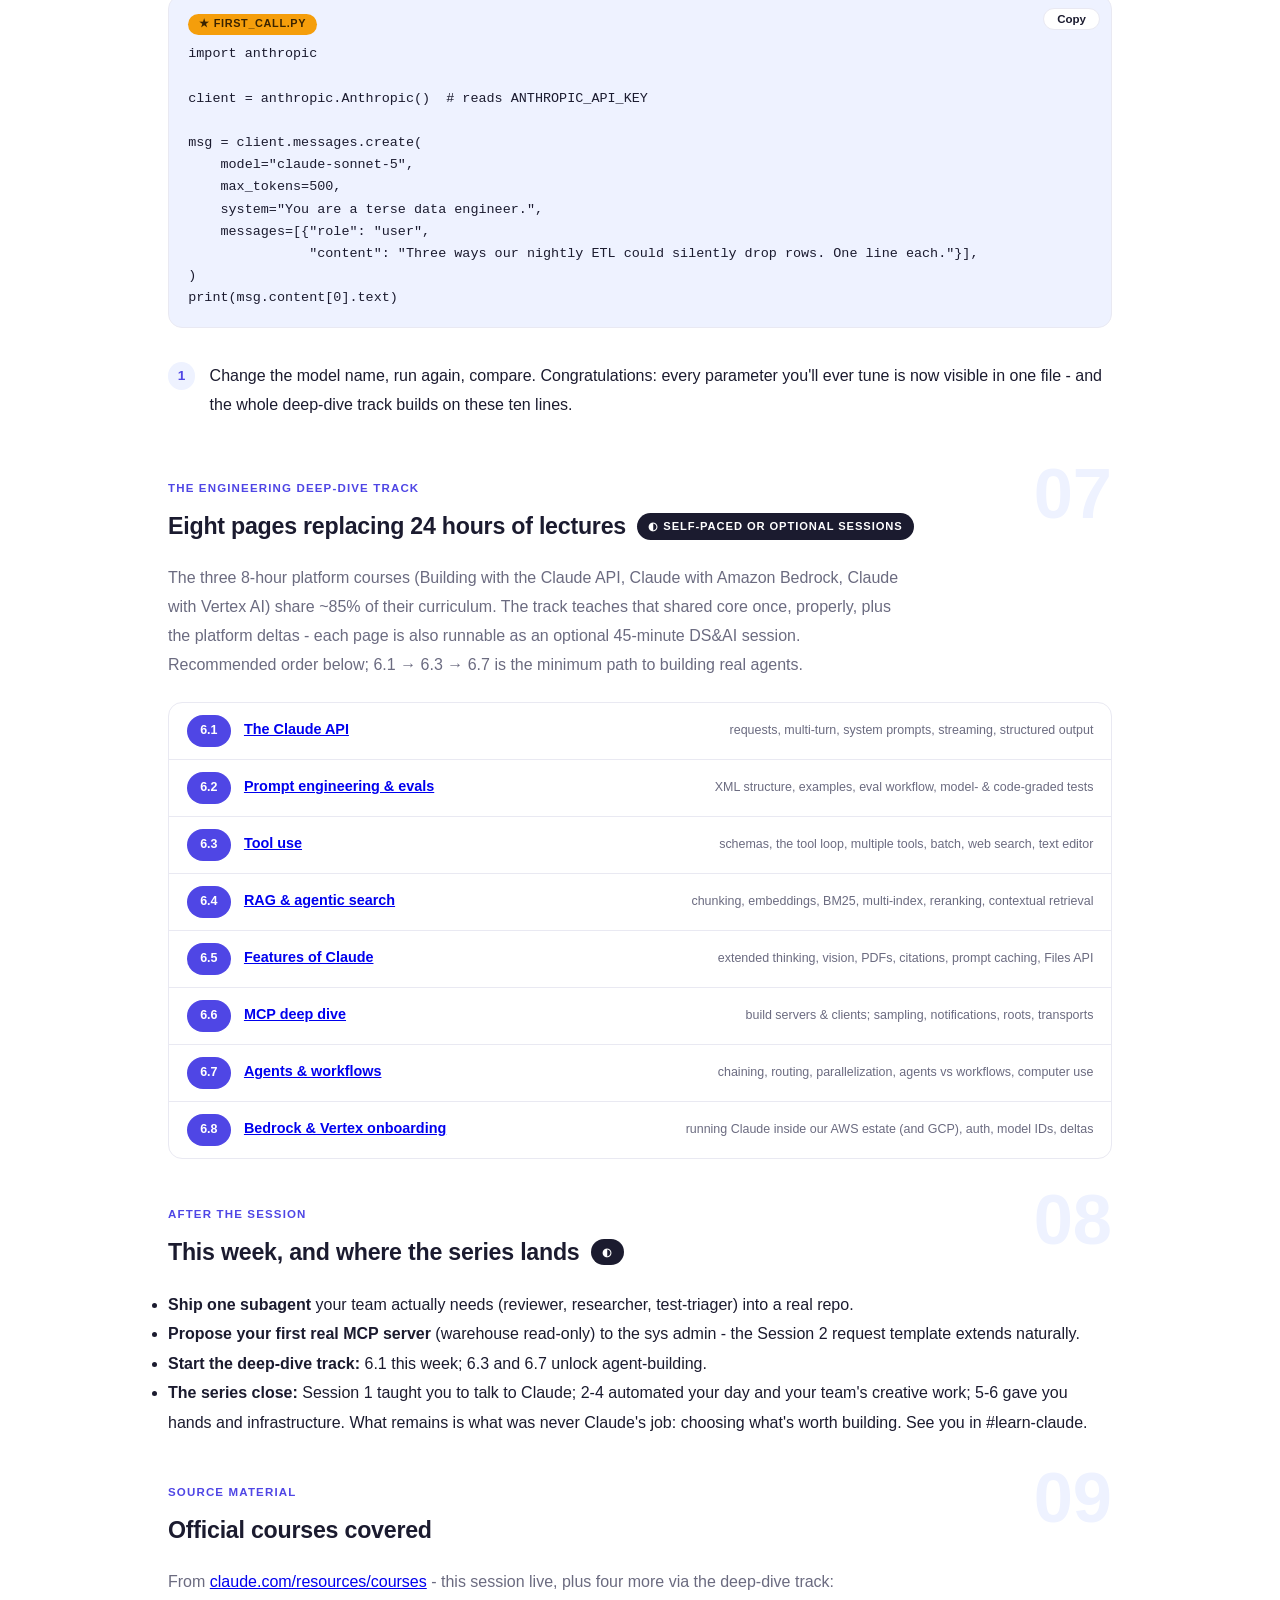
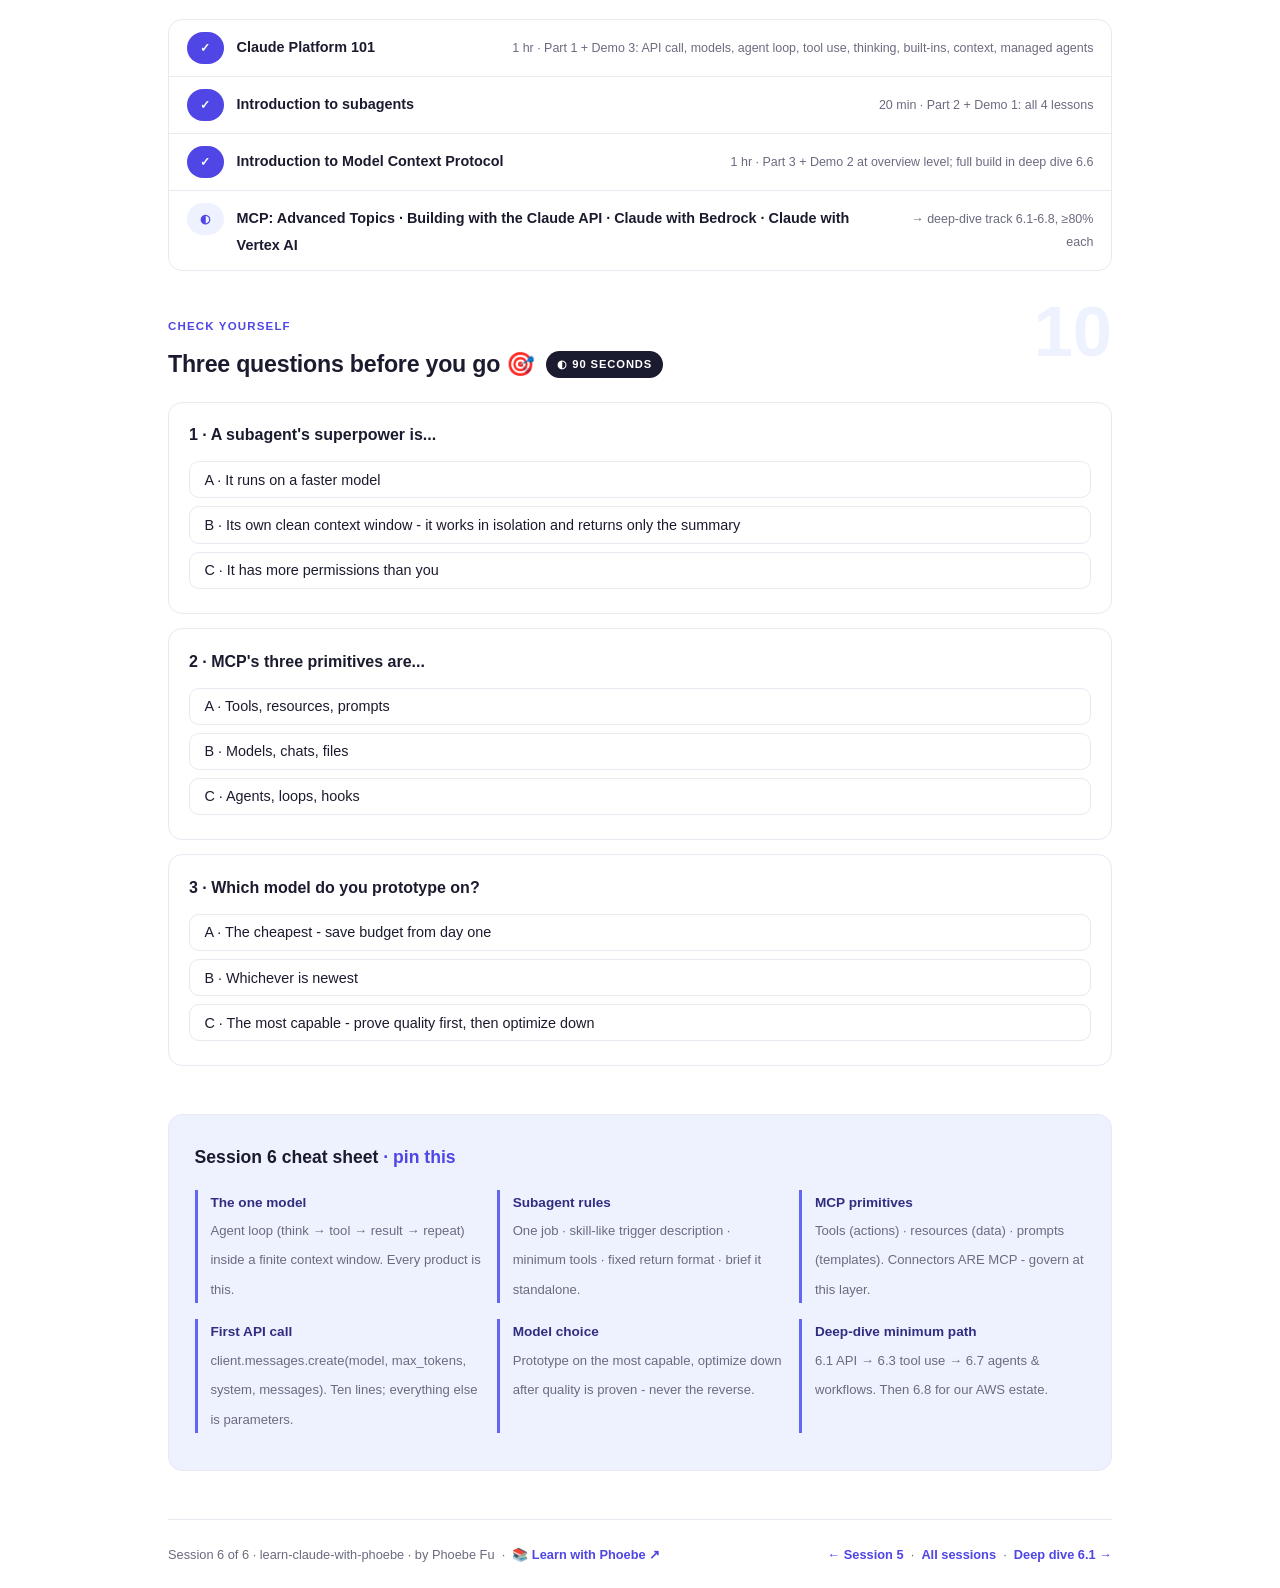
<file: courses/06-power-user.html>
<!DOCTYPE html>
<html lang="en">
<head>
<meta charset="UTF-8">
<meta name="viewport" content="width=device-width, initial-scale=1.0">
<!-- social:start -->
<meta name="description" content="Everything so far ran inside one Claude conversation. Real systems need more: parallel work without context collisions (subagents), connections to YOUR databases and tools (MCP), and...">
<meta property="og:type" content="article">
<meta property="og:site_name" content="Learn with Phoebe">
<meta property="og:title" content="Power user: subagents, MCP, and the platform - learn claude with phoebe">
<meta property="og:description" content="Everything so far ran inside one Claude conversation. Real systems need more: parallel work without context collisions (subagents), connections to YOUR databases and tools (MCP), and...">
<meta property="og:url" content="https://phoebefu6.github.io/learn-claude-with-phoebe/courses/06-power-user.html">
<meta property="og:image" content="https://phoebefu6.github.io/learn-claude-with-phoebe/assets/og-cover.png">
<meta property="og:image:width" content="1200">
<meta property="og:image:height" content="630">
<meta name="twitter:card" content="summary_large_image">
<meta name="twitter:title" content="Power user: subagents, MCP, and the platform - learn claude with phoebe">
<meta name="twitter:description" content="Everything so far ran inside one Claude conversation. Real systems need more: parallel work without context collisions (subagents), connections to YOUR databases and tools (MCP), and...">
<meta name="twitter:image" content="https://phoebefu6.github.io/learn-claude-with-phoebe/assets/og-cover.png">
<!-- social:end -->
<title>Session 6 · Power user: subagents, MCP, and the platform - learn claude with phoebe</title>
<link rel="stylesheet" href="../assets/style.css?v=37">
</head>
<body>

<div class="toolbar">
  <div class="wrap">
    <span class="crumb"><a href="../index.html">learn-claude-with-phoebe</a> / Session 6 of 6</span>
    <button class="btn" id="toggle-all" type="button">Expand all</button>
    <button class="btn primary" id="zoom-toggle" type="button">Projector zoom: off</button>
  </div>
</div>

<header class="masthead">
  <div class="wrap">
    <div class="eyebrow">Learn Claude with Phoebe · Session 6 of 6</div>
    <h1>Power user: <span class="accent">subagents, MCP, and the platform</span></h1>
    <p class="sub">The ceiling comes off: delegate work to isolated subagents, plug Claude into any system with MCP, and understand the developer platform that turns personal automation into team infrastructure. Plus the deep-dive track: eight self-paced pages covering the full engineering curriculum.</p>
    <div class="chip-row">
      <span class="chip level">🔴 Hardest</span>
      <span class="chip audience">DS &amp; AI advanced</span>
      <span class="chip audience">C-level: first 10 min</span>
      <span class="chip time">45 min live + deep-dive track</span>
    </div>
    <div class="agenda">
      <span class="a1" style="flex:1">0-3 · Welcome</span>
      <span class="a2" style="flex:3">3-20 · Concepts</span>
      <span class="a3" style="flex:5">20-40 · Terminal time</span>
      <span class="a4" style="flex:1">40-45 · Q&amp;A</span>
    </div>
  </div>
</header>

<main class="wrap">

  <section class="section" id="intro">
    <div class="section-kicker">
      <span class="klabel">Part 0</span>
      <h2>Why this session exists</h2>
    </div>
    <p class="lede">Everything so far ran inside one Claude conversation. Real systems need more: parallel work without context collisions (subagents), connections to YOUR databases and tools (MCP), and programmatic building blocks (the API and platform). This session is the map plus the first hands-on mile; the deep-dive track below is the full engineering curriculum, one 45-minute page at a time.</p>
    <div class="legend">
      <span class="pill solid">Live - presented in session</span>
      <span class="pill light">Self-study - read after class</span>
      <span class="pill amber">★ Build-along demo</span>
      <span class="pill inkpill">3 courses live + 4 via deep dives</span>
    </div>
    <div class="callout win">
      <strong>★ What you walk out with today</strong>
      A custom subagent reviewing work in parallel on your machine, one MCP server connected and queried, your first API call running - and the deep-dive roadmap that replaces 24 hours of engineering lectures.
    </div>
  </section>

  <section class="section" id="platform">
    <div class="section-kicker">
      <span class="klabel">Part 1 · covers "claude platform 101"</span>
      <h2>The platform map: from chat to production <span class="tag concept">7 min live</span></h2>
    </div>
    <p class="lede">One mental model explains every Claude product: an agent loop with tools, bounded by a context window. Chat hides it, Claude Code exposes it, the API hands you the parts.</p>

    <figure class="zoomable">
      <svg viewBox="0 0 880 260" xmlns="http://www.w3.org/2000/svg" role="img" aria-label="The agent loop: model thinks, calls tools, reads results, repeats - bounded by the context window">
        <style>
          .alT { font: 700 15px Inter, sans-serif; fill: #FFFFFF; }
          .alI { font: 700 15px Inter, sans-serif; fill: #4F46E5; }
          .alX { font: 400 12.5px Inter, sans-serif; fill: #6B6B80; }
          .alA { stroke: #C9C9D6; stroke-width: 2.5; fill: none; marker-end: url(#alAh); }
        </style>
        <defs>
          <marker id="alAh" markerWidth="8" markerHeight="8" refX="6" refY="3" orient="auto">
            <path d="M0,0 L6,3 L0,6" fill="none" stroke="#C9C9D6" stroke-width="1.5"/>
          </marker>
        </defs>
        <rect x="60" y="30" width="760" height="200" rx="14" fill="none" stroke="#E9E9F2" stroke-width="2" stroke-dasharray="8 6"/>
        <text class="alX" x="80" y="56">the context window - everything the model can "see": instructions, history, tool results. Finite. Managed deliberately.</text>
        <rect x="120" y="90" width="180" height="55" rx="10" fill="#4F46E5"/>
        <text class="alT" x="152" y="123">Model thinks</text>
        <rect x="390" y="90" width="180" height="55" rx="10" fill="#312E81"/>
        <text class="alT" x="424" y="123">Calls a tool</text>
        <rect x="640" y="90" width="180" height="55" rx="10" fill="#6366F1"/>
        <text class="alT" x="668" y="123">Reads result</text>
        <line class="alA" x1="308" y1="117" x2="382" y2="117"/>
        <line class="alA" x1="578" y1="117" x2="632" y2="117"/>
        <path class="alA" d="M 730 153 Q 730 200 470 200 Q 210 200 210 153"/>
        <text class="alI" x="400" y="192">repeat until done</text>
      </svg>
      <figcaption>🔍 Click to zoom - the agent loop, the one diagram behind every Claude product</figcaption>
    </figure>

    <details class="card" open>
      <summary><span class="mode live">Live</span>Platform 101 in one card<span class="mini">4 min</span><span class="caret">▶</span></summary>
      <div class="body">
        <ul>
          <li><strong>Your first API call</strong> is ~10 lines (Demo 3). Everything else - models, tools, thinking - is parameters on that call.</li>
          <li><strong>Choosing models:</strong> the capable one for hard reasoning, the fast one for volume; price and latency scale accordingly. Rule: prototype on the best, optimize down once quality is proven.</li>
          <li><strong>Tool use</strong> = you describe functions, Claude decides when to call them, you execute and return results - the agent loop with YOUR tools. (Deep dive 6.3)</li>
          <li><strong>Extended thinking:</strong> a budget for the model to reason before answering - buy accuracy on hard problems with tokens. (6.5)</li>
          <li><strong>Built-in tools, skills, MCP:</strong> web search, code execution and files come managed; your Session 3 skills and MCP servers plug into the same loop.</li>
          <li><strong>Context management:</strong> the window is finite; production systems curate what's in it every turn - that discipline is half of platform engineering. (6.1, 6.5)</li>
          <li><strong>Managed agents:</strong> the newest layer - define an agent (instructions + tools) and run it as a service without owning the loop yourself.</li>
        </ul>
        <div class="callout example">
          <span class="ex-pill">Real world</span>
          <p><strong>For the executives in the room:</strong> this is the layer where "Maria's clever workflow" becomes "a company capability". The chief-of-staff briefing from Session 2, rebuilt on the platform, stops depending on Maria's laptop - it becomes a governed service with logs, access control, and an owner. That's the strategic point of everything on this page.</p>
        </div>
      </div>
    </details>
  </section>

  <section class="section" id="subagents">
    <div class="section-kicker">
      <span class="klabel">Part 2 · covers "introduction to subagents"</span>
      <h2>Subagents: delegation with clean context <span class="tag concept">5 min live</span></h2>
    </div>
    <p class="lede">Session 1's working-memory lesson, weaponized: long sessions drift because everything shares one context window. Subagents give each task its OWN window - they work in isolation and return only the summary.</p>

    <details class="card" open>
      <summary><span class="mode live">Live</span>What they are, when to use them, how to build one<span class="mini">5 min</span><span class="caret">▶</span></summary>
      <div class="body">
        <ul>
          <li><strong>What:</strong> a named assistant with its own system prompt, tool permissions, and context window. Your main session delegates ("review this diff"), the subagent works separately, only its conclusion returns - your context stays clean.</li>
          <li><strong>Create:</strong> the <code>/agents</code> command in Claude Code scaffolds one interactively; it lives as a markdown file in <code>.claude/agents/</code> - committed to the repo, shared like a skill.</li>
          <li><strong>Design rules:</strong> one job per agent (a reviewer that also fixes is neither) · write the description like a skill trigger (when to invoke it) · give it the MINIMUM tools (a read-only reviewer cannot delete data - that's governance by construction) · tell it what to return (a verdict format, not a transcript).</li>
          <li><strong>Use well:</strong> delegate self-contained work with a summarizable result: reviews, research sweeps, test triage, doc generation. Don't delegate work needing YOUR conversation's context - it doesn't have it.</li>
          <li><strong>Pitfall #1:</strong> vague agents ("helper") that do everything badly. Pitfall #2: forgetting the subagent can't see your chat - brief it like an email to a colleague, complete and standalone.</li>
        </ul>
        <div class="prompt-box good"><span class="label">★ A data-QA reviewer subagent (.claude/agents/data-qa.md)</span>---
name: data-qa
description: Reviews data-transformation code and outputs for correctness. Use after any change to cleaning or pipeline scripts, or when asked to "QA this".
tools: Read, Grep, Bash(pytest*)
---

You are a meticulous data-QA reviewer. For the change you're given:
1. Check: joins that can fan out, silent NaN handling, timezone traps, hardcoded paths, seed-less randomness, PII in logs.
2. Run the test suite; report failures verbatim.
3. Return EXACTLY: VERDICT (pass / pass-with-warnings / fail), top 3 issues with file:line, and one-line fix per issue. No praise, no restating the diff.</div>
      </div>
    </details>
  </section>

  <section class="section" id="mcp">
    <div class="section-kicker">
      <span class="klabel">Part 3 · covers "introduction to MCP" (overview)</span>
      <h2>MCP: the port that connects Claude to everything <span class="tag concept">5 min live</span></h2>
    </div>
    <p class="lede">Model Context Protocol is the open standard behind every connector you've used since Session 2. One protocol, three primitives - learn it once, plug in anything.</p>
<figure class="zoomable">
  <svg viewBox="0 0 880 360" xmlns="http://www.w3.org/2000/svg" role="img" aria-label="A decision tree showing that MCP capabilities Claude decides to call mid-task are tools, capabilities the client loads automatically as context are resources, and capabilities a person picks deliberately are prompts.">
    <style>
      .mcpT { font: 700 13px Inter, sans-serif; fill: #1B1B2F; }
      .mcpQ { font: 700 12px Inter, sans-serif; fill: #FFFFFF; }
      .mcpO { font: 700 11.5px Inter, sans-serif; fill: #312E81; }
      .mcpE { font: 600 11px Inter, sans-serif; fill: #6B6B80; }
      .mcpN { font: 400 12px Inter, sans-serif; fill: #6B6B80; }
    </style>
    <rect x="0" y="0" width="880" height="360" fill="#FFFFFF"/>
    <text class="mcpT" x="40" y="28">Who decides when this capability fires</text>
    <rect x="40" y="40" width="240" height="56" rx="10" fill="#312E81"/>
    <text class="mcpQ" x="160" y="62" text-anchor="middle">Does Claude decide</text>
    <text class="mcpQ" x="160" y="80" text-anchor="middle">to call it mid-task?</text>
    <line x1="280" y1="68" x2="640" y2="72" stroke="#C9C9D6" stroke-width="1.5"/>
    <line x1="280" y1="68" x2="340" y2="168" stroke="#C9C9D6" stroke-width="1.5"/>
    <text class="mcpE" x="460" y="58" text-anchor="middle">yes</text>
    <text class="mcpE" x="326" y="112" text-anchor="middle">no</text>
    <rect x="640" y="40" width="200" height="64" rx="10" fill="#EEF2FF" stroke="#312E81" stroke-width="1.5"/>
    <text class="mcpO" x="740" y="66" text-anchor="middle">TOOL</text>
    <text class="mcpO" x="740" y="84" text-anchor="middle">model-controlled</text>
    <rect x="340" y="140" width="240" height="56" rx="10" fill="#312E81"/>
    <text class="mcpQ" x="460" y="162" text-anchor="middle">Does the client load</text>
    <text class="mcpQ" x="460" y="180" text-anchor="middle">it as context?</text>
    <line x1="580" y1="168" x2="640" y2="172" stroke="#C9C9D6" stroke-width="1.5"/>
    <line x1="580" y1="168" x2="640" y2="272" stroke="#C9C9D6" stroke-width="1.5"/>
    <text class="mcpE" x="610" y="164" text-anchor="middle">yes</text>
    <text class="mcpE" x="628" y="214" text-anchor="middle">no</text>
    <rect x="640" y="140" width="200" height="64" rx="10" fill="#EEF2FF" stroke="#312E81" stroke-width="1.5"/>
    <text class="mcpO" x="740" y="166" text-anchor="middle">RESOURCE</text>
    <text class="mcpO" x="740" y="184" text-anchor="middle">application-controlled</text>
    <rect x="640" y="240" width="200" height="64" rx="10" fill="#EEF2FF" stroke="#312E81" stroke-width="1.5"/>
    <text class="mcpO" x="740" y="266" text-anchor="middle">PROMPT</text>
    <text class="mcpO" x="740" y="284" text-anchor="middle">user-controlled</text>
    <text class="mcpN" x="40" y="330">Tools fire mid-task, resources load like an attached file, prompts are picked by a person.</text>
  </svg>
  <figcaption>🔍 Click to zoom - who initiates decides whether it's a tool, a resource, or a prompt</figcaption>
</figure>


    <details class="card" open>
      <summary><span class="mode live">Live</span>The three primitives + why this matters to us<span class="mini">5 min</span><span class="caret">▶</span></summary>
      <div class="body">
        <ul>
          <li><strong>Tools</strong> - actions the server exposes ("query_warehouse", "create_ticket"). Claude calls them in the agent loop.</li>
          <li><strong>Resources</strong> - data the server offers (a schema, a config, a report) that the client can load into context.</li>
          <li><strong>Prompts</strong> - reusable prompt templates the server ships ("analyze this table properly").</li>
          <li><strong>Client/server:</strong> Claude (Code, app, or your API program) is the client; the server wraps your system. Anthropic and vendors ship servers for hundreds of tools; a custom one for YOUR internal API is an afternoon of Python (deep dive 6.6).</li>
          <li><strong>The connective insight:</strong> the Gmail connector (Session 2), Claude Code's tool integrations (Session 5), and your future warehouse hookup are ALL this one protocol. Approve once, reuse everywhere - which is also why sys-admin governance lives at the MCP layer.</li>
        </ul>
        <div class="callout example">
          <span class="ex-pill">Real world</span>
          <p>The first MCP server most data teams add: their warehouse (read-only credentials). From then on, "which tables feed the exec dashboard, and when did revenue_daily last refresh?" is a chat message - in Claude Code, in the app, everywhere the server is connected. Second one: the ticket system, so "file the data-quality issues you just found" closes the loop.</p>
        </div>
      </div>
    </details>
  </section>

  <section class="section" id="demo-1">
    <div class="section-kicker">
      <span class="klabel">Demo 1 of 3</span>
      <h2>Build the data-QA subagent and delegate to it <span class="tag demo">★ 8 min · everyone in terminal</span></h2>
    </div>
    <div class="steps">
      <div class="step"><p>In the claude-data-lab repo from Session 5, run <code>/agents</code> → create → paste the data-qa definition (Part 2), or write your own reviewer for your stack.</p></div>
      <div class="step"><p>Make a deliberately sloppy change to the cleaning script (add a join without dedupe). Then: "Use the data-qa agent to review my uncommitted changes."</p></div>
      <div class="step"><p>Watch the handoff: your session stays clean while the subagent works; only the verdict returns. Check it caught the fan-out.</p></div>
      <div class="step"><p>Note the governance angle: the reviewer has read + pytest only. It CANNOT modify anything - by construction, not by promise.</p>
<figure class="zoomable">
  <svg viewBox="0 0 880 300" xmlns="http://www.w3.org/2000/svg" role="img" aria-label="A before and after comparison of subagent design, showing a reviewer with full read, write and deploy access that can hide problems and returns a long transcript, against a reviewer restricted to read and pytest only that cannot modify anything and returns just a verdict.">
    <style>
      .sarT { font: 700 13px Inter, sans-serif; fill: #1B1B2F; }
      .sarHA { font: 700 13px Inter, sans-serif; fill: #991B1B; }
      .sarHB { font: 700 13px Inter, sans-serif; fill: #312E81; }
      .sarB { font: 400 12px Inter, sans-serif; fill: #1B1B2F; }
      .sarN { font: 400 12px Inter, sans-serif; fill: #6B6B80; }
    </style>
    <rect x="0" y="0" width="880" height="300" fill="#FFFFFF"/>
    <text class="sarT" x="40" y="28">Designing the data-QA subagent</text>
    <rect x="40" y="50" width="390" height="180" rx="12" fill="#FEF2F2" stroke="#FCA5A5" stroke-width="1.5"/>
    <rect x="450" y="50" width="390" height="180" rx="12" fill="#EEF2FF" stroke="#4F46E5" stroke-width="1.5"/>
    <text class="sarHA" x="58" y="84">✗ Reviewer, full access</text>
    <text class="sarB" x="58" y="114">Can read, write, and deploy</text>
    <text class="sarB" x="58" y="134">Fixes AND hides the problem</text>
    <text class="sarB" x="58" y="154">Returns a long transcript</text>
    <text class="sarHB" x="468" y="84">✓ Read + pytest only</text>
    <text class="sarB" x="468" y="114">One job: review, never modify</text>
    <text class="sarB" x="468" y="134">Cannot touch data, by construction</text>
    <text class="sarB" x="468" y="154">Returns a verdict format only</text>
    <text class="sarN" x="40" y="276">One job, minimum tools, a stated return format: governance by construction, not by promise.</text>
  </svg>
  <figcaption>🔍 Click to zoom - the tool list is the permission model, not the prompt</figcaption>
</figure>
</div>
    </div>
  </section>

  <section class="section" id="demo-2">
    <div class="section-kicker">
      <span class="klabel">Demo 2 of 3</span>
      <h2>Connect an MCP server and use it <span class="tag demo">★ 7 min · everyone connects</span></h2>
    </div>
    <div class="steps">
      <div class="step"><p>Add a safe, useful server to Claude Code - the filesystem server on a data folder: <code>claude mcp add datafiles -- npx -y @modelcontextprotocol/server-filesystem ~/work/claude-data-lab/data</code></p></div>
      <div class="step"><p>Restart <code>claude</code>, then ask: "Using the datafiles server, list what's in data/processed and summarize the newest file." Watch the tool calls appear - that's MCP in the loop.</p></div>
      <div class="step"><p>Inspect what you just trusted: <code>claude mcp list</code>, then review what tools the server exposes. The habit of auditing a server before granting it is THE security habit of this layer.</p></div>
      <div class="step"><p>Map your next one: which internal system would pay off most as a server? (Warehouse read-only is the usual answer - take it to the deep dives.)</p></div>
    </div>
  </section>

  <section class="section" id="demo-3">
    <div class="section-kicker">
      <span class="klabel">Demo 3 of 3</span>
      <h2>Your first API call <span class="tag demo">★ 5 min · everyone runs it</span></h2>
    </div>
    <div class="steps">
      <div class="step"><p>Grab the team's dev API key from the password manager (or console.anthropic.com if you're key-holder). <code>pip install anthropic</code>, export <code>ANTHROPIC_API_KEY</code>.</p></div>
      <div class="step"><p>Run the ten-liner:</p></div>
    </div>
    <div class="prompt-box good"><span class="label">★ first_call.py</span>import anthropic

client = anthropic.Anthropic()  # reads ANTHROPIC_API_KEY

msg = client.messages.create(
    model="claude-sonnet-5",
    max_tokens=500,
    system="You are a terse data engineer.",
    messages=[{"role": "user",
               "content": "Three ways our nightly ETL could silently drop rows. One line each."}],
)
print(msg.content[0].text)</div>
    <div class="steps">
      <div class="step"><p>Change the model name, run again, compare. Congratulations: every parameter you'll ever tune is now visible in one file - and the whole deep-dive track builds on these ten lines.</p></div>
    </div>
  </section>

  <!-- ============ DEEP-DIVE TRACK ============ -->
  <section class="section" id="deep-dives">
    <div class="section-kicker">
      <span class="klabel">The engineering deep-dive track</span>
      <h2>Eight pages replacing 24 hours of lectures <span class="tag exercise">◐ self-paced or optional sessions</span></h2>
    </div>
    <p class="lede">The three 8-hour platform courses (Building with the Claude API, Claude with Amazon Bedrock, Claude with Vertex AI) share ~85% of their curriculum. The track teaches that shared core once, properly, plus the platform deltas - each page is also runnable as an optional 45-minute DS&amp;AI session. Recommended order below; 6.1 → 6.3 → 6.7 is the minimum path to building real agents.</p>
    <div class="covered">
      <div class="covered-row"><span class="status pill solid">6.1</span><span class="name"><a href="61-claude-api.html">The Claude API</a></span><span class="note">requests, multi-turn, system prompts, streaming, structured output</span></div>
      <div class="covered-row"><span class="status pill solid">6.2</span><span class="name"><a href="62-prompting-evals.html">Prompt engineering &amp; evals</a></span><span class="note">XML structure, examples, eval workflow, model- &amp; code-graded tests</span></div>
      <div class="covered-row"><span class="status pill solid">6.3</span><span class="name"><a href="63-tool-use.html">Tool use</a></span><span class="note">schemas, the tool loop, multiple tools, batch, web search, text editor</span></div>
      <div class="covered-row"><span class="status pill solid">6.4</span><span class="name"><a href="64-rag.html">RAG &amp; agentic search</a></span><span class="note">chunking, embeddings, BM25, multi-index, reranking, contextual retrieval</span></div>
      <div class="covered-row"><span class="status pill solid">6.5</span><span class="name"><a href="65-features.html">Features of Claude</a></span><span class="note">extended thinking, vision, PDFs, citations, prompt caching, Files API</span></div>
      <div class="covered-row"><span class="status pill solid">6.6</span><span class="name"><a href="66-mcp-deep-dive.html">MCP deep dive</a></span><span class="note">build servers &amp; clients; sampling, notifications, roots, transports</span></div>
      <div class="covered-row"><span class="status pill solid">6.7</span><span class="name"><a href="67-agents-workflows.html">Agents &amp; workflows</a></span><span class="note">chaining, routing, parallelization, agents vs workflows, computer use</span></div>
      <div class="covered-row"><span class="status pill solid">6.8</span><span class="name"><a href="68-bedrock-vertex.html">Bedrock &amp; Vertex onboarding</a></span><span class="note">running Claude inside our AWS estate (and GCP), auth, model IDs, deltas</span></div>
    </div>
  </section>

  <section class="section" id="exercise">
    <div class="section-kicker">
      <span class="klabel">After the session</span>
      <h2>This week, and where the series lands <span class="tag exercise">◐</span></h2>
    </div>
    <ul>
      <li><strong>Ship one subagent</strong> your team actually needs (reviewer, researcher, test-triager) into a real repo.</li>
      <li><strong>Propose your first real MCP server</strong> (warehouse read-only) to the sys admin - the Session 2 request template extends naturally.</li>
      <li><strong>Start the deep-dive track:</strong> 6.1 this week; 6.3 and 6.7 unlock agent-building.</li>
      <li><strong>The series close:</strong> Session 1 taught you to talk to Claude; 2-4 automated your day and your team's creative work; 5-6 gave you hands and infrastructure. What remains is what was never Claude's job: choosing what's worth building. See you in #learn-claude.</li>
    </ul>
  </section>

  <section class="section" id="official">
    <div class="section-kicker">
      <span class="klabel">Source material</span>
      <h2>Official courses covered</h2>
    </div>
    <p class="lede">From <a href="https://claude.com/resources/courses">claude.com/resources/courses</a> - this session live, plus four more via the deep-dive track:</p>
    <div class="covered">
      <div class="covered-row"><span class="status pill solid">✓</span><span class="name">Claude Platform 101</span><span class="note">1 hr · Part 1 + Demo 3: API call, models, agent loop, tool use, thinking, built-ins, context, managed agents</span></div>
      <div class="covered-row"><span class="status pill solid">✓</span><span class="name">Introduction to subagents</span><span class="note">20 min · Part 2 + Demo 1: all 4 lessons</span></div>
      <div class="covered-row"><span class="status pill solid">✓</span><span class="name">Introduction to Model Context Protocol</span><span class="note">1 hr · Part 3 + Demo 2 at overview level; full build in deep dive 6.6</span></div>
      <div class="covered-row"><span class="status pill light">◐</span><span class="name">MCP: Advanced Topics · Building with the Claude API · Claude with Bedrock · Claude with Vertex AI</span><span class="note">→ deep-dive track 6.1-6.8, ≥80% each</span></div>
    </div>
  </section>

  <section class="section" id="quiz">
    <div class="section-kicker">
      <span class="klabel">Check yourself</span>
      <h2>Three questions before you go 🎯 <span class="tag exercise">◐ 90 seconds</span></h2>
    </div>
    <div class="quiz-q" data-answer="1">
      <p class="qtext">1 · A subagent's superpower is...</p>
      <button class="qopt" type="button">A · It runs on a faster model</button>
      <button class="qopt" type="button">B · Its own clean context window - it works in isolation and returns only the summary</button>
      <button class="qopt" type="button">C · It has more permissions than you</button>
      <p class="qwhy">Session 1's working-memory lesson, weaponized: your context stays clean, the verdict comes back. And give it MINIMUM tools - governance by construction.</p>
    </div>
    <div class="quiz-q" data-answer="0">
      <p class="qtext">2 · MCP's three primitives are...</p>
      <button class="qopt" type="button">A · Tools, resources, prompts</button>
      <button class="qopt" type="button">B · Models, chats, files</button>
      <button class="qopt" type="button">C · Agents, loops, hooks</button>
      <p class="qwhy">Actions the server exposes, data it offers, templates it ships. Every connector you've used since Session 2 is this one protocol.</p>
    </div>
    <div class="quiz-q" data-answer="2">
      <p class="qtext">3 · Which model do you prototype on?</p>
      <button class="qopt" type="button">A · The cheapest - save budget from day one</button>
      <button class="qopt" type="button">B · Whichever is newest</button>
      <button class="qopt" type="button">C · The most capable - prove quality first, then optimize down</button>
      <p class="qwhy">Never the reverse: if the best model can't do the task, no cheaper one will - and you'll blame the wrong thing.</p>
    </div>
    <p class="quiz-score"></p>
  </section>

  <section class="cheat" id="cheatsheet">
    <h3>Session 6 cheat sheet <span>· pin this</span></h3>
    <div class="grid-2">
      <div class="cheat-item"><b>The one model</b><span>Agent loop (think → tool → result → repeat) inside a finite context window. Every product is this.</span></div>
      <div class="cheat-item"><b>Subagent rules</b><span>One job · skill-like trigger description · minimum tools · fixed return format · brief it standalone.</span></div>
      <div class="cheat-item"><b>MCP primitives</b><span>Tools (actions) · resources (data) · prompts (templates). Connectors ARE MCP - govern at this layer.</span></div>
      <div class="cheat-item"><b>First API call</b><span>client.messages.create(model, max_tokens, system, messages). Ten lines; everything else is parameters.</span></div>
      <div class="cheat-item"><b>Model choice</b><span>Prototype on the most capable, optimize down after quality is proven - never the reverse.</span></div>
      <div class="cheat-item"><b>Deep-dive minimum path</b><span>6.1 API → 6.3 tool use → 6.7 agents &amp; workflows. Then 6.8 for our AWS estate.</span></div>
    </div>
  </section>

  <footer class="pagefoot">
    <span>Session 6 of 6 · learn-claude-with-phoebe · by Phoebe Fu &nbsp;·&nbsp; 📚 <a href="https://phoebefu6.github.io/learn-with-phoebe/">Learn with Phoebe ↗</a></span>
    <span><a href="05-data-with-claude-code.html">← Session 5</a> &nbsp;·&nbsp; <a href="../index.html">All sessions</a> &nbsp;·&nbsp; <a href="61-claude-api.html">Deep dive 6.1 →</a></span>
  </footer>

</main>

<script src="../assets/app.js?v=36"></script>
</body>
</html>
</file>
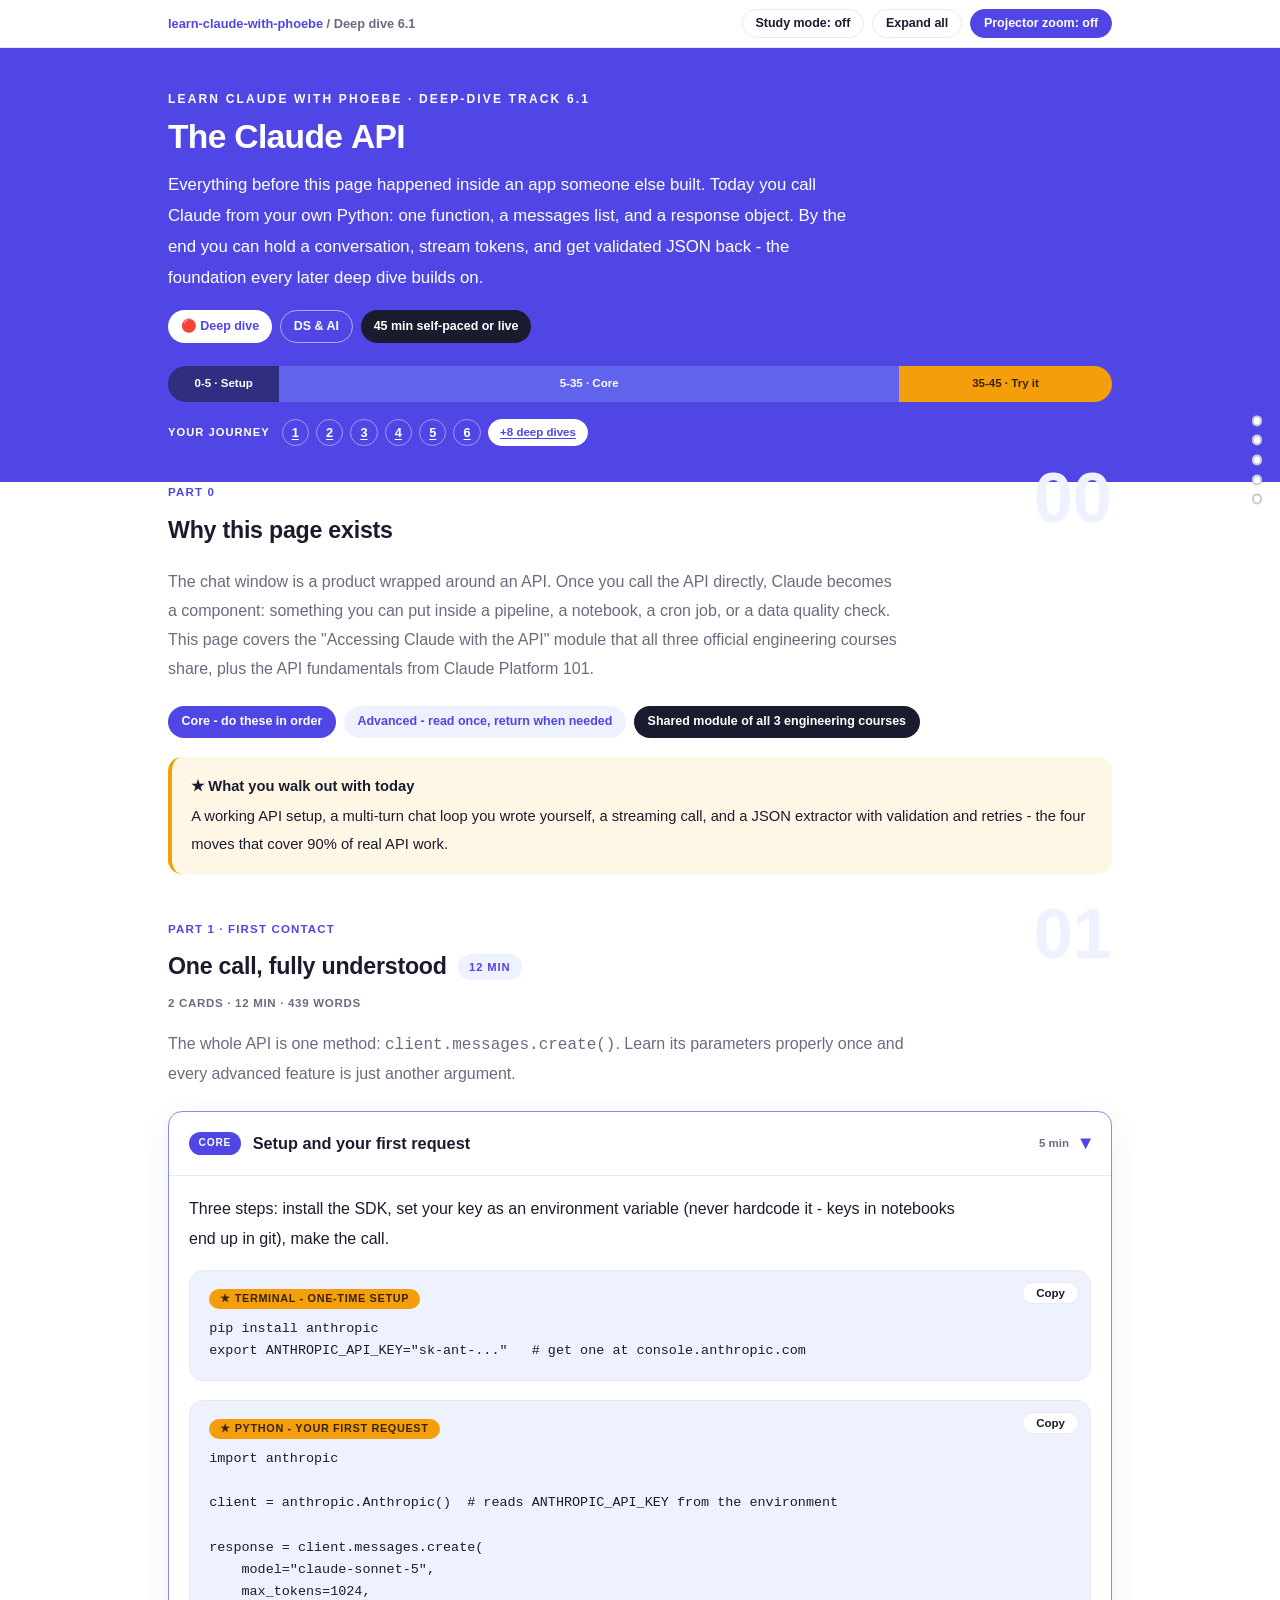
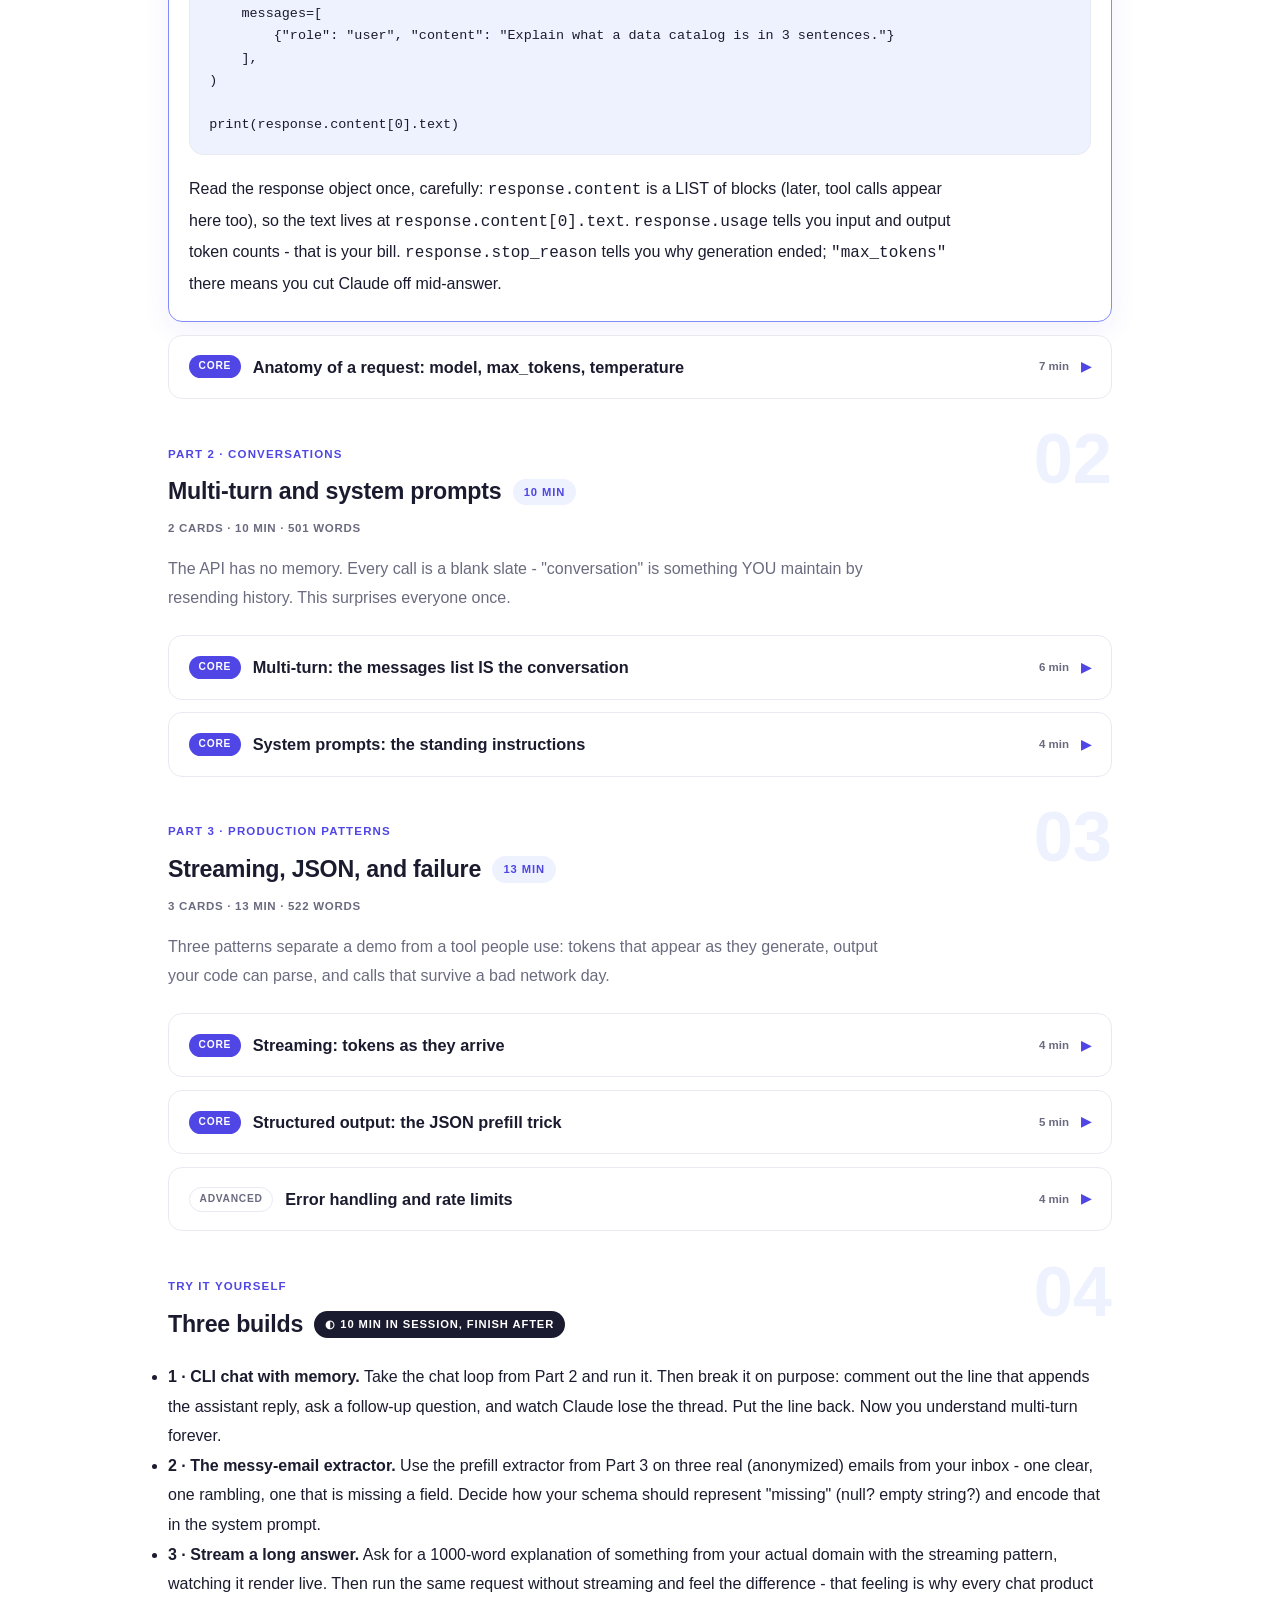
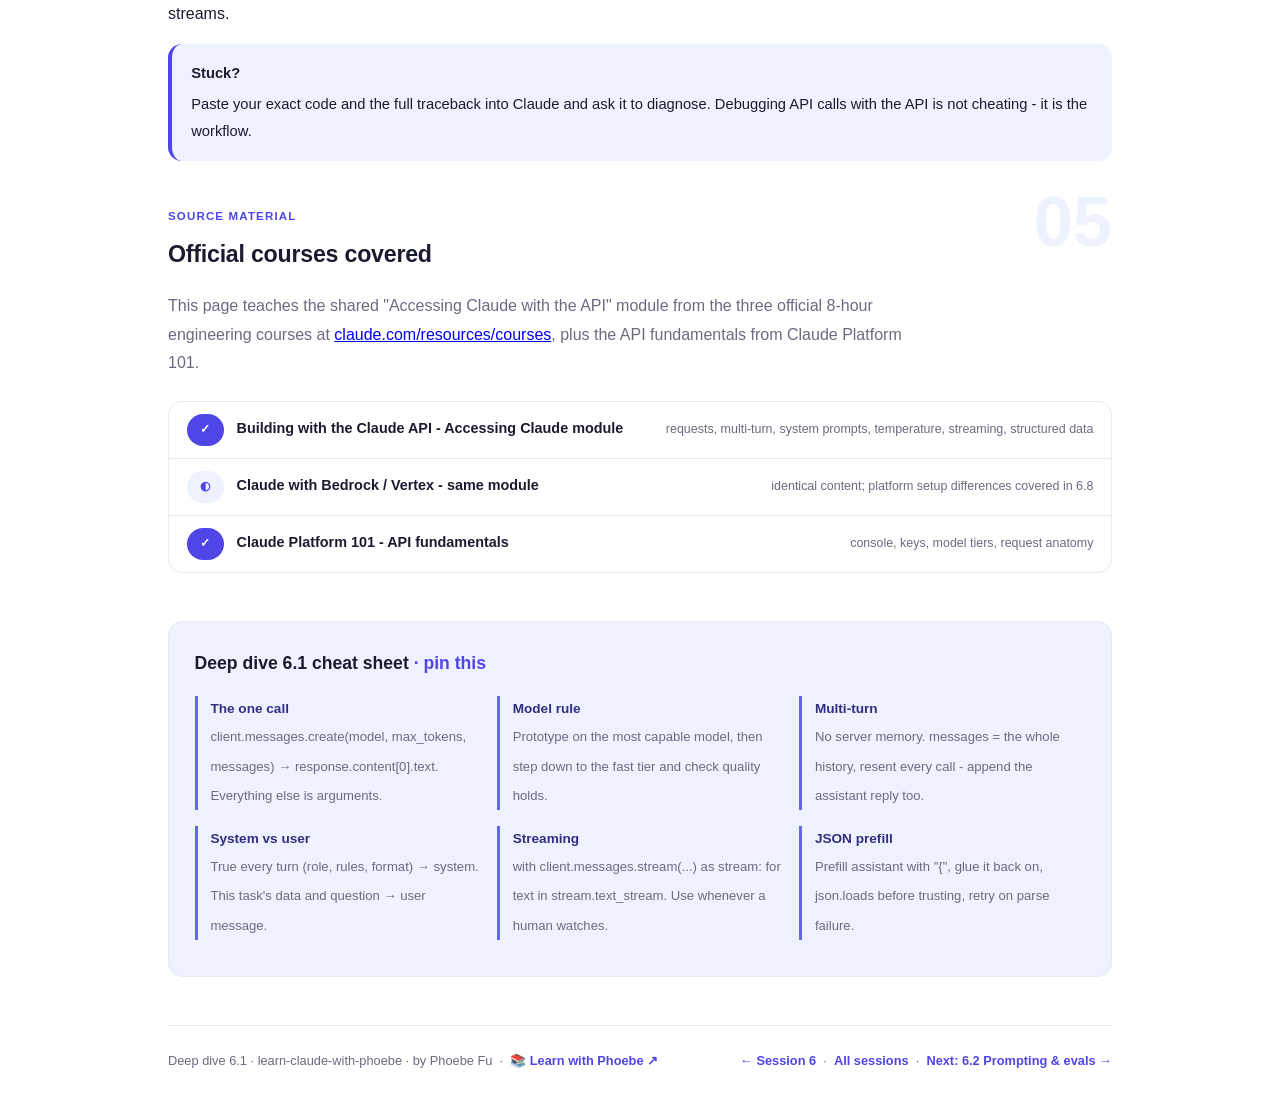
<file: courses/61-claude-api.html>
<!DOCTYPE html>
<html lang="en">
<head>
<meta charset="UTF-8">
<meta name="viewport" content="width=device-width, initial-scale=1.0">
<!-- social:start -->
<meta name="description" content="The chat window is a product wrapped around an API. Once you call the API directly, Claude becomes a component: something you can put inside a pipeline, a notebook, a cron job, or a data...">
<meta property="og:type" content="article">
<meta property="og:site_name" content="Learn with Phoebe">
<meta property="og:title" content="The Claude API - learn claude with phoebe">
<meta property="og:description" content="The chat window is a product wrapped around an API. Once you call the API directly, Claude becomes a component: something you can put inside a pipeline, a notebook, a cron job, or a data...">
<meta property="og:url" content="https://phoebefu6.github.io/learn-claude-with-phoebe/courses/61-claude-api.html">
<meta property="og:image" content="https://phoebefu6.github.io/learn-claude-with-phoebe/assets/og-cover.png">
<meta property="og:image:width" content="1200">
<meta property="og:image:height" content="630">
<meta name="twitter:card" content="summary_large_image">
<meta name="twitter:title" content="The Claude API - learn claude with phoebe">
<meta name="twitter:description" content="The chat window is a product wrapped around an API. Once you call the API directly, Claude becomes a component: something you can put inside a pipeline, a notebook, a cron job, or a data...">
<meta name="twitter:image" content="https://phoebefu6.github.io/learn-claude-with-phoebe/assets/og-cover.png">
<!-- social:end -->
<title>Deep dive 6.1 · The Claude API - learn claude with phoebe</title>
<link rel="stylesheet" href="../assets/style.css?v=37">
</head>
<body>

<div class="toolbar">
  <div class="wrap">
    <span class="crumb"><a href="../index.html">learn-claude-with-phoebe</a> / Deep dive 6.1</span>
    <button class="btn" id="toggle-all" type="button">Expand all</button>
    <button class="btn primary" id="zoom-toggle" type="button">Projector zoom: off</button>
  </div>
</div>

<header class="masthead">
  <div class="wrap">
    <div class="eyebrow">Learn Claude with Phoebe · Deep-dive track 6.1</div>
    <h1>The Claude <span class="accent">API</span></h1>
    <p class="sub">Everything before this page happened inside an app someone else built. Today you call Claude from your own Python: one function, a messages list, and a response object. By the end you can hold a conversation, stream tokens, and get validated JSON back - the foundation every later deep dive builds on.</p>
    <div class="chip-row">
      <span class="chip level">🔴 Deep dive</span>
      <span class="chip audience">DS &amp; AI</span>
      <span class="chip time">45 min self-paced or live</span>
    </div>
    <div class="agenda">
      <span class="a1" style="flex:1">0-5 · Setup</span>
      <span class="a2" style="flex:6">5-35 · Core</span>
      <span class="a3" style="flex:2">35-45 · Try it</span>
    </div>
  </div>
</header>

<main class="wrap">

  <!-- ============ INTRO ============ -->
  <section class="section" id="intro">
    <div class="section-kicker">
      <span class="klabel">Part 0</span>
      <h2>Why this page exists</h2>
    </div>
    <p class="lede">The chat window is a product wrapped around an API. Once you call the API directly, Claude becomes a component: something you can put inside a pipeline, a notebook, a cron job, or a data quality check. This page covers the "Accessing Claude with the API" module that all three official engineering courses share, plus the API fundamentals from Claude Platform 101.</p>
    <div class="legend">
      <span class="pill solid">Core - do these in order</span>
      <span class="pill light">Advanced - read once, return when needed</span>
      <span class="pill inkpill">Shared module of all 3 engineering courses</span>
    </div>
    <div class="callout win">
      <strong>★ What you walk out with today</strong>
      A working API setup, a multi-turn chat loop you wrote yourself, a streaming call, and a JSON extractor with validation and retries - the four moves that cover 90% of real API work.
    </div>
  </section>

  <!-- ============ PART 1: FIRST CONTACT ============ -->
  <section class="section" id="first-contact">
    <div class="section-kicker">
      <span class="klabel">Part 1 · first contact</span>
      <h2>One call, fully understood <span class="tag concept">12 min</span></h2>
    </div>
    <p class="lede">The whole API is one method: <code>client.messages.create()</code>. Learn its parameters properly once and every advanced feature is just another argument.</p>

    <details class="card" open>
      <summary><span class="mode live">Core</span>Setup and your first request<span class="mini">5 min</span><span class="caret">▶</span></summary>
      <div class="body">
        <p>Three steps: install the SDK, set your key as an environment variable (never hardcode it - keys in notebooks end up in git), make the call.</p>
        <div class="prompt-box good"><span class="label">★ Terminal - one-time setup</span>pip install anthropic
export ANTHROPIC_API_KEY="sk-ant-..."   # get one at console.anthropic.com</div>
        <div class="prompt-box good"><span class="label">★ Python - your first request</span>import anthropic

client = anthropic.Anthropic()  # reads ANTHROPIC_API_KEY from the environment

response = client.messages.create(
    model="claude-sonnet-5",
    max_tokens=1024,
    messages=[
        {"role": "user", "content": "Explain what a data catalog is in 3 sentences."}
    ],
)

print(response.content[0].text)</div>
        <p>Read the response object once, carefully: <code>response.content</code> is a LIST of blocks (later, tool calls appear here too), so the text lives at <code>response.content[0].text</code>. <code>response.usage</code> tells you input and output token counts - that is your bill. <code>response.stop_reason</code> tells you why generation ended; <code>"max_tokens"</code> there means you cut Claude off mid-answer.</p>
      </div>
    </details>

    <details class="card">
      <summary><span class="mode live">Core</span>Anatomy of a request: model, max_tokens, temperature<span class="mini">7 min</span><span class="caret">▶</span></summary>
      <div class="body">
        <p>Three parameters do most of the work. Get the mental model right for each:</p>
        
<figure class="zoomable">
  <svg viewBox="0 0 880 340" xmlns="http://www.w3.org/2000/svg" role="img" aria-label="A decision tree showing that tasks needing hard reasoning or extraction should use the capable tier, Opus or Sonnet, while classification, routing and high-volume simple tasks should use the fast tier, Haiku.">
    <style>
      .mtcT { font: 700 13px Inter, sans-serif; fill: #1B1B2F; }
      .mtcQ { font: 700 12.5px Inter, sans-serif; fill: #FFFFFF; }
      .mtcO { font: 700 12px Inter, sans-serif; fill: #312E81; }
      .mtcE { font: 600 11px Inter, sans-serif; fill: #6B6B80; }
      .mtcN { font: 400 12px Inter, sans-serif; fill: #6B6B80; }
    </style>
    <rect x="0" y="0" width="880" height="340" fill="#FFFFFF"/>
    <text class="mtcT" x="40" y="28">Which model tier for this call</text>
    <rect x="40" y="40" width="240" height="56" rx="10" fill="#312E81"/>
    <text class="mtcQ" x="160" y="62" text-anchor="middle">Does the task need</text>
    <text class="mtcQ" x="160" y="80" text-anchor="middle">hard reasoning?</text>
    <line x1="280" y1="68" x2="640" y2="72" stroke="#C9C9D6" stroke-width="1.5"/>
    <line x1="280" y1="68" x2="640" y2="212" stroke="#C9C9D6" stroke-width="1.5"/>
    <text class="mtcE" x="460" y="60" text-anchor="middle">yes</text>
    <text class="mtcE" x="460" y="134" text-anchor="middle">no</text>
    <rect x="640" y="40" width="200" height="64" rx="10" fill="#EEF2FF" stroke="#312E81" stroke-width="1.5"/>
    <text class="mtcO" x="740" y="66" text-anchor="middle">Capable tier</text>
    <text class="mtcO" x="740" y="84" text-anchor="middle">Opus, Sonnet</text>
    <rect x="640" y="180" width="200" height="64" rx="10" fill="#EEF2FF" stroke="#312E81" stroke-width="1.5"/>
    <text class="mtcO" x="740" y="206" text-anchor="middle">Fast tier: Haiku</text>
    <text class="mtcO" x="740" y="224" text-anchor="middle">classification, routing</text>
    <text class="mtcN" x="40" y="316">Prototype on the capable tier first; move to Haiku only once quality already holds.</text>
  </svg>
  <figcaption>🔍 Click to zoom - prototype on the capable tier, downgrade to Haiku once quality holds</figcaption>
</figure>
<table class="clean">
          <thead><tr><th>Parameter</th><th>What it controls</th><th>How to set it</th></tr></thead>
          <tbody>
            <tr><td><code>model</code></td><td>Capability vs speed vs cost</td><td>Capable tier (Opus, Sonnet) for reasoning and hard extraction; fast tier (Haiku) for classification, routing, high-volume simple tasks</td></tr>
            <tr><td><code>max_tokens</code></td><td>Hard ceiling on OUTPUT length</td><td>A budget, not a target - Claude stops naturally before it. Set generously (1024-4096); a truncated answer is worse than a few unused tokens</td></tr>
            <tr><td><code>temperature</code></td><td>Sampling randomness, 0 to 1</td><td>0 for extraction, classification, anything you will parse (near-deterministic); around 1 for brainstorming and creative variety. Default is 1</td></tr>
          </tbody>
        </table>
        <div class="prompt-box good"><span class="label">★ Extraction settings vs creative settings</span># Parsing the output? Pin it down:
extraction = client.messages.create(
    model="claude-sonnet-5",
    max_tokens=1024,
    temperature=0,
    messages=[{"role": "user", "content": "List the column names in this DDL: ..."}],
)

# Want variety? Open it up:
brainstorm = client.messages.create(
    model="claude-sonnet-5",
    max_tokens=2048,
    temperature=1,
    messages=[{"role": "user", "content": "Give me 10 names for a data quality dashboard."}],
)</div>
        <div class="callout tip">
          <strong>The model rule: prototype on best, then optimize</strong>
          Always build with the most capable model first. If the task fails there, it is a prompt problem. Once it works, try the fast tier - if quality holds, you just cut cost and latency. Doing it in the other order means debugging a prompt and a model at the same time.
        </div>
      </div>
    </details>
  </section>

  <!-- ============ PART 2: CONVERSATIONS ============ -->
  <section class="section" id="conversations">
    <div class="section-kicker">
      <span class="klabel">Part 2 · conversations</span>
      <h2>Multi-turn and system prompts <span class="tag concept">10 min</span></h2>
    </div>
    <p class="lede">The API has no memory. Every call is a blank slate - "conversation" is something YOU maintain by resending history. This surprises everyone once.</p>

    <details class="card">
      <summary><span class="mode live">Core</span>Multi-turn: the messages list IS the conversation<span class="mini">6 min</span><span class="caret">▶</span></summary>
      <div class="body">
        <p>The <code>messages</code> parameter is not "the new message" - it is the WHOLE conversation so far, alternating <code>user</code> and <code>assistant</code> roles. To continue a chat, you append Claude's reply to your list and send everything again next call. The server stores nothing between calls.</p>
        <div class="prompt-box good"><span class="label">★ A complete chat loop with history</span>import anthropic

client = anthropic.Anthropic()
history = []

while True:
    user_input = input("You: ")
    if user_input.lower() in ("quit", "exit"):
        break

    history.append({"role": "user", "content": user_input})

    response = client.messages.create(
        model="claude-sonnet-5",
        max_tokens=1024,
        messages=history,          # the ENTIRE conversation, every call
    )

    reply = response.content[0].text
    history.append({"role": "assistant", "content": reply})  # remember the answer too
    print("Claude:", reply)</div>
        <p>Two rules the API enforces: roles must alternate (user, assistant, user, ...), and the last message is normally from <code>user</code>. Forget to append the assistant turn and Claude "forgets" its own previous answer - the #1 beginner bug.</p>
        <div class="callout example">
          <span class="ex-pill">Real world</span>
          <p>A team built a support-ticket summarizer that "kept losing context" after the second question. The bug: they sent only the newest user message each call. One line - appending the assistant reply to history - fixed it. Cost implication too: since you resend history, long conversations grow in input tokens every turn. Production apps truncate or summarize old turns; 6.5 covers prompt caching, which makes resent history nearly free.</p>
        </div>
      </div>
    </details>

    <details class="card">
      <summary><span class="mode live">Core</span>System prompts: the standing instructions<span class="mini">4 min</span><span class="caret">▶</span></summary>
      <div class="body">
        <p>The <code>system</code> parameter is a separate top-level argument, not a message. It sets who Claude is for the whole conversation: role, rules, output format. The messages list then carries the actual work items.</p>
        <div class="prompt-box good"><span class="label">★ System vs user - the division of labor</span>response = client.messages.create(
    model="claude-sonnet-5",
    max_tokens=1024,
    system=(
        "You are a senior data engineer reviewing SQL for a retail warehouse. "
        "Always answer with: 1) verdict (OK / needs work), 2) issues as a numbered "
        "list, 3) the corrected query. Flag full-table scans and missing WHERE "
        "clauses on partitioned tables. Be terse."
    ),
    messages=[
        {"role": "user", "content": "SELECT * FROM orders JOIN customers ON true"}
    ],
)
print(response.content[0].text)</div>
        <p>Rule of thumb: if it should be true for EVERY turn (persona, rules, format, tone), it belongs in <code>system</code>. If it is this particular task's data or question, it belongs in a <code>user</code> message. Mixing them - stuffing documents into system, or repeating rules in every user turn - works, but degrades both steering and cost.</p>
<figure class="zoomable">
  <svg viewBox="0 0 880 300" xmlns="http://www.w3.org/2000/svg" role="img" aria-label="A before and after comparison showing that mixing standing rules and documents into the system prompt while repeating rules every user turn degrades steering and cost, against keeping persona and rules in system once and task data in user messages for better steering and lower cost.">
    <style>
      .sudT { font: 700 13px Inter, sans-serif; fill: #1B1B2F; }
      .sudHA { font: 700 13px Inter, sans-serif; fill: #991B1B; }
      .sudHB { font: 700 13px Inter, sans-serif; fill: #312E81; }
      .sudB { font: 400 12px Inter, sans-serif; fill: #1B1B2F; }
      .sudN { font: 400 12px Inter, sans-serif; fill: #6B6B80; }
    </style>
    <rect x="0" y="0" width="880" height="300" fill="#FFFFFF"/>
    <text class="sudT" x="40" y="28">Where does this content belong: system or user</text>
    <rect x="40" y="50" width="390" height="180" rx="12" fill="#FEF2F2" stroke="#FCA5A5" stroke-width="1.5"/>
    <rect x="450" y="50" width="390" height="180" rx="12" fill="#EEF2FF" stroke="#4F46E5" stroke-width="1.5"/>
    <text class="sudHA" x="58" y="84">✗ Mixed system and user</text>
    <text class="sudB" x="58" y="114">Rules repeated every user turn</text>
    <text class="sudB" x="58" y="134">Documents stuffed into system</text>
    <text class="sudB" x="58" y="154">Degrades steering and cost</text>
    <text class="sudHB" x="468" y="84">✓ Clean separation</text>
    <text class="sudB" x="468" y="114">Persona and rules in system once</text>
    <text class="sudB" x="468" y="134">Task data lives in messages</text>
    <text class="sudB" x="468" y="154">Better steering, lower cost</text>
    <text class="sudN" x="40" y="276">If it's true every turn it belongs in system; this task's data belongs in a user message.</text>
  </svg>
  <figcaption>🔍 Click to zoom - standing rules live in system, task data lives in messages</figcaption>
</figure>

      </div>
    </details>
  </section>

  <!-- ============ PART 3: PRODUCTION PATTERNS ============ -->
  <section class="section" id="production">
    <div class="section-kicker">
      <span class="klabel">Part 3 · production patterns</span>
      <h2>Streaming, JSON, and failure <span class="tag concept">13 min</span></h2>
    </div>
    <p class="lede">Three patterns separate a demo from a tool people use: tokens that appear as they generate, output your code can parse, and calls that survive a bad network day.</p>

    <details class="card">
      <summary><span class="mode live">Core</span>Streaming: tokens as they arrive<span class="mini">4 min</span><span class="caret">▶</span></summary>
      <div class="body">
        <p>A long answer can take 20+ seconds to finish. Without streaming your user stares at nothing; with it, text flows immediately - same total time, completely different experience. The SDK makes it a context manager:</p>
        <div class="prompt-box good"><span class="label">★ Streaming to the console</span>import anthropic

client = anthropic.Anthropic()

with client.messages.stream(
    model="claude-sonnet-5",
    max_tokens=2048,
    messages=[
        {"role": "user", "content": "Explain the medallion architecture, layer by layer."}
    ],
) as stream:
    for text in stream.text_stream:
        print(text, end="", flush=True)

print()  # final newline
final = stream.get_final_message()   # the assembled Message object, if you need usage etc.</div>
        <p>Use streaming for anything a human watches (chat UIs, CLI tools, Streamlit apps). Skip it for batch pipelines - there, nobody is watching and the plain call is simpler code.</p>
      </div>
    </details>

    <details class="card">
      <summary><span class="mode live">Core</span>Structured output: the JSON prefill trick<span class="mini">5 min</span><span class="caret">▶</span></summary>
      <div class="body">
        <p>Ask for JSON and Claude often adds a friendly preamble ("Here is the JSON you requested:") that breaks <code>json.loads</code>. The fix is prefilling: you supply the START of the assistant's answer as the last message, and Claude continues from it. Start it with <code>{</code> and there is nowhere for a preamble to go.</p>
        <div class="prompt-box good"><span class="label">★ Extractor with prefill, validation, and retry</span>import json
import anthropic

client = anthropic.Anthropic()

def extract(email_text: str, retries: int = 2) -> dict:
    for attempt in range(retries + 1):
        response = client.messages.create(
            model="claude-sonnet-5",
            max_tokens=1024,
            temperature=0,
            system=(
                'Extract fields from the email. Respond with ONLY this JSON: '
                '{"sender_name": str, "company": str, "request": str, "urgency": "low"|"medium"|"high"}'
            ),
            messages=[
                {"role": "user", "content": email_text},
                {"role": "assistant", "content": "{"},   # the prefill
            ],
        )
        raw = "{" + response.content[0].text             # glue the prefill back on
        try:
            return json.loads(raw)                        # validate before trusting
        except json.JSONDecodeError:
            continue                                      # rare at temperature 0; retry
    raise ValueError("No valid JSON after retries")

print(extract("hi its mia from acme, our friday dashboard is broken AGAIN, need it before the board mtg!!"))</div>
        <p>The pattern in one line: describe the exact schema in <code>system</code>, prefill <code>{</code>, glue it back on, <code>json.loads</code> before you trust anything. In 6.3 you will see tool use, which gives schema-enforced JSON - but this trick needs zero extra machinery and covers most extraction jobs.</p>
      </div>
    </details>

    <details class="card">
      <summary><span class="mode self">Advanced</span>Error handling and rate limits<span class="mini">4 min</span><span class="caret">▶</span></summary>
      <div class="body">
        <p>Two failures you WILL meet: <code>429 rate_limit_error</code> when you send requests faster than your tier allows, and occasional 5xx or timeouts like any remote service. Both are retryable; the standard answer is exponential backoff.</p>
        <div class="prompt-box good"><span class="label">★ Backoff wrapper</span>import time
import anthropic

client = anthropic.Anthropic(timeout=60.0)   # do not wait forever on a hung connection

def call_with_retry(messages, max_retries=5):
    for attempt in range(max_retries):
        try:
            return client.messages.create(
                model="claude-sonnet-5",
                max_tokens=1024,
                messages=messages,
            )
        except anthropic.RateLimitError:
            wait = 2 ** attempt                 # 1, 2, 4, 8, 16 seconds
            print(f"429 - backing off {wait}s")
            time.sleep(wait)
        except anthropic.APIStatusError as err:
            if err.status_code >= 500:          # server side: worth retrying
                time.sleep(2 ** attempt)
            else:                               # 400s: your request is wrong, retrying won't help
                raise
    raise RuntimeError("Retries exhausted")</div>
        <p>Notes for real pipelines: the SDK already retries some errors by itself (tune with <code>max_retries=</code> on the client); rate limits are per model and measured in requests AND tokens per minute, so batch jobs should throttle on tokens; and a 400 means fix your request, not retry it. For huge offline jobs, the Batch API (half price, results within 24h) is usually the right tool - it comes up in 6.3.</p>
      </div>
    </details>
  </section>

  <!-- ============ TRY IT ============ -->
  <section class="section" id="exercise">
    <div class="section-kicker">
      <span class="klabel">Try it yourself</span>
      <h2>Three builds <span class="tag exercise">◐ 10 min in session, finish after</span></h2>
    </div>
    <ul>
      <li><strong>1 · CLI chat with memory.</strong> Take the chat loop from Part 2 and run it. Then break it on purpose: comment out the line that appends the assistant reply, ask a follow-up question, and watch Claude lose the thread. Put the line back. Now you understand multi-turn forever.</li>
      <li><strong>2 · The messy-email extractor.</strong> Use the prefill extractor from Part 3 on three real (anonymized) emails from your inbox - one clear, one rambling, one that is missing a field. Decide how your schema should represent "missing" (null? empty string?) and encode that in the system prompt.</li>
      <li><strong>3 · Stream a long answer.</strong> Ask for a 1000-word explanation of something from your actual domain with the streaming pattern, watching it render live. Then run the same request without streaming and feel the difference - that feeling is why every chat product streams.</li>
    </ul>
    <div class="callout tip">
      <strong>Stuck?</strong>
      Paste your exact code and the full traceback into Claude and ask it to diagnose. Debugging API calls with the API is not cheating - it is the workflow.
    </div>
  </section>

  <!-- ============ OFFICIAL COURSES ============ -->
  <section class="section" id="official">
    <div class="section-kicker">
      <span class="klabel">Source material</span>
      <h2>Official courses covered</h2>
    </div>
    <p class="lede">This page teaches the shared "Accessing Claude with the API" module from the three official 8-hour engineering courses at <a href="https://claude.com/resources/courses">claude.com/resources/courses</a>, plus the API fundamentals from Claude Platform 101.</p>
    <div class="covered">
      <div class="covered-row"><span class="status pill solid">✓</span><span class="name">Building with the Claude API - Accessing Claude module</span><span class="note">requests, multi-turn, system prompts, temperature, streaming, structured data</span></div>
      <div class="covered-row"><span class="status pill light">◐</span><span class="name">Claude with Bedrock / Vertex - same module</span><span class="note">identical content; platform setup differences covered in 6.8</span></div>
      <div class="covered-row"><span class="status pill solid">✓</span><span class="name">Claude Platform 101 - API fundamentals</span><span class="note">console, keys, model tiers, request anatomy</span></div>
    </div>
  </section>

  <!-- ============ CHEAT SHEET ============ -->
  <section class="cheat" id="cheatsheet">
    <h3>Deep dive 6.1 cheat sheet <span>· pin this</span></h3>
    <div class="grid-2">
      <div class="cheat-item"><b>The one call</b><span>client.messages.create(model, max_tokens, messages) → response.content[0].text. Everything else is arguments.</span></div>
      <div class="cheat-item"><b>Model rule</b><span>Prototype on the most capable model, then step down to the fast tier and check quality holds.</span></div>
      <div class="cheat-item"><b>Multi-turn</b><span>No server memory. messages = the whole history, resent every call - append the assistant reply too.</span></div>
      <div class="cheat-item"><b>System vs user</b><span>True every turn (role, rules, format) → system. This task's data and question → user message.</span></div>
      <div class="cheat-item"><b>Streaming</b><span>with client.messages.stream(...) as stream: for text in stream.text_stream. Use whenever a human watches.</span></div>
      <div class="cheat-item"><b>JSON prefill</b><span>Prefill assistant with "{", glue it back on, json.loads before trusting, retry on parse failure.</span></div>
    </div>
  </section>

  <footer class="pagefoot">
    <span>Deep dive 6.1 · learn-claude-with-phoebe · by Phoebe Fu &nbsp;·&nbsp; 📚 <a href="https://phoebefu6.github.io/learn-with-phoebe/">Learn with Phoebe ↗</a></span>
    <span><a href="06-power-user.html">← Session 6</a> &nbsp;·&nbsp; <a href="../index.html">All sessions</a> &nbsp;·&nbsp; <a href="62-prompting-evals.html">Next: 6.2 Prompting &amp; evals →</a></span>
  </footer>

</main>

<script src="../assets/app.js?v=36"></script>
</body>
</html>
</file>
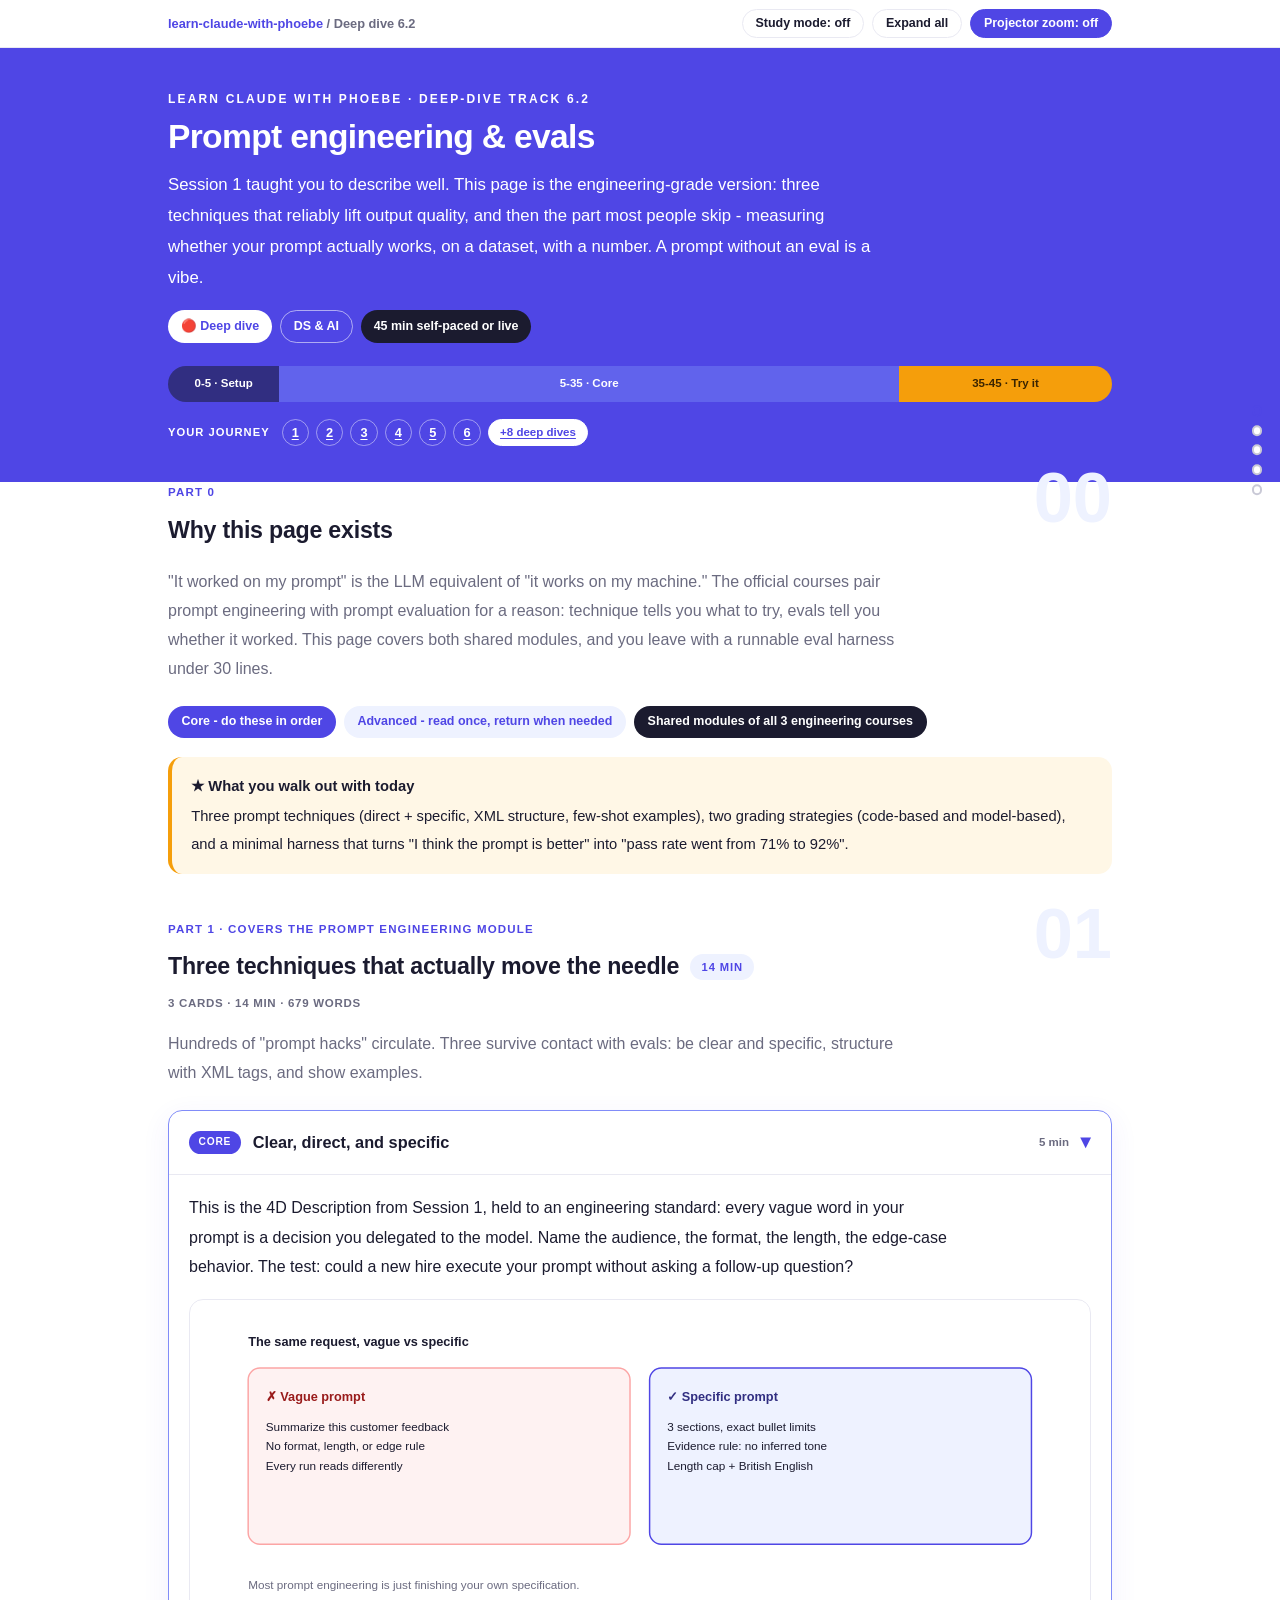
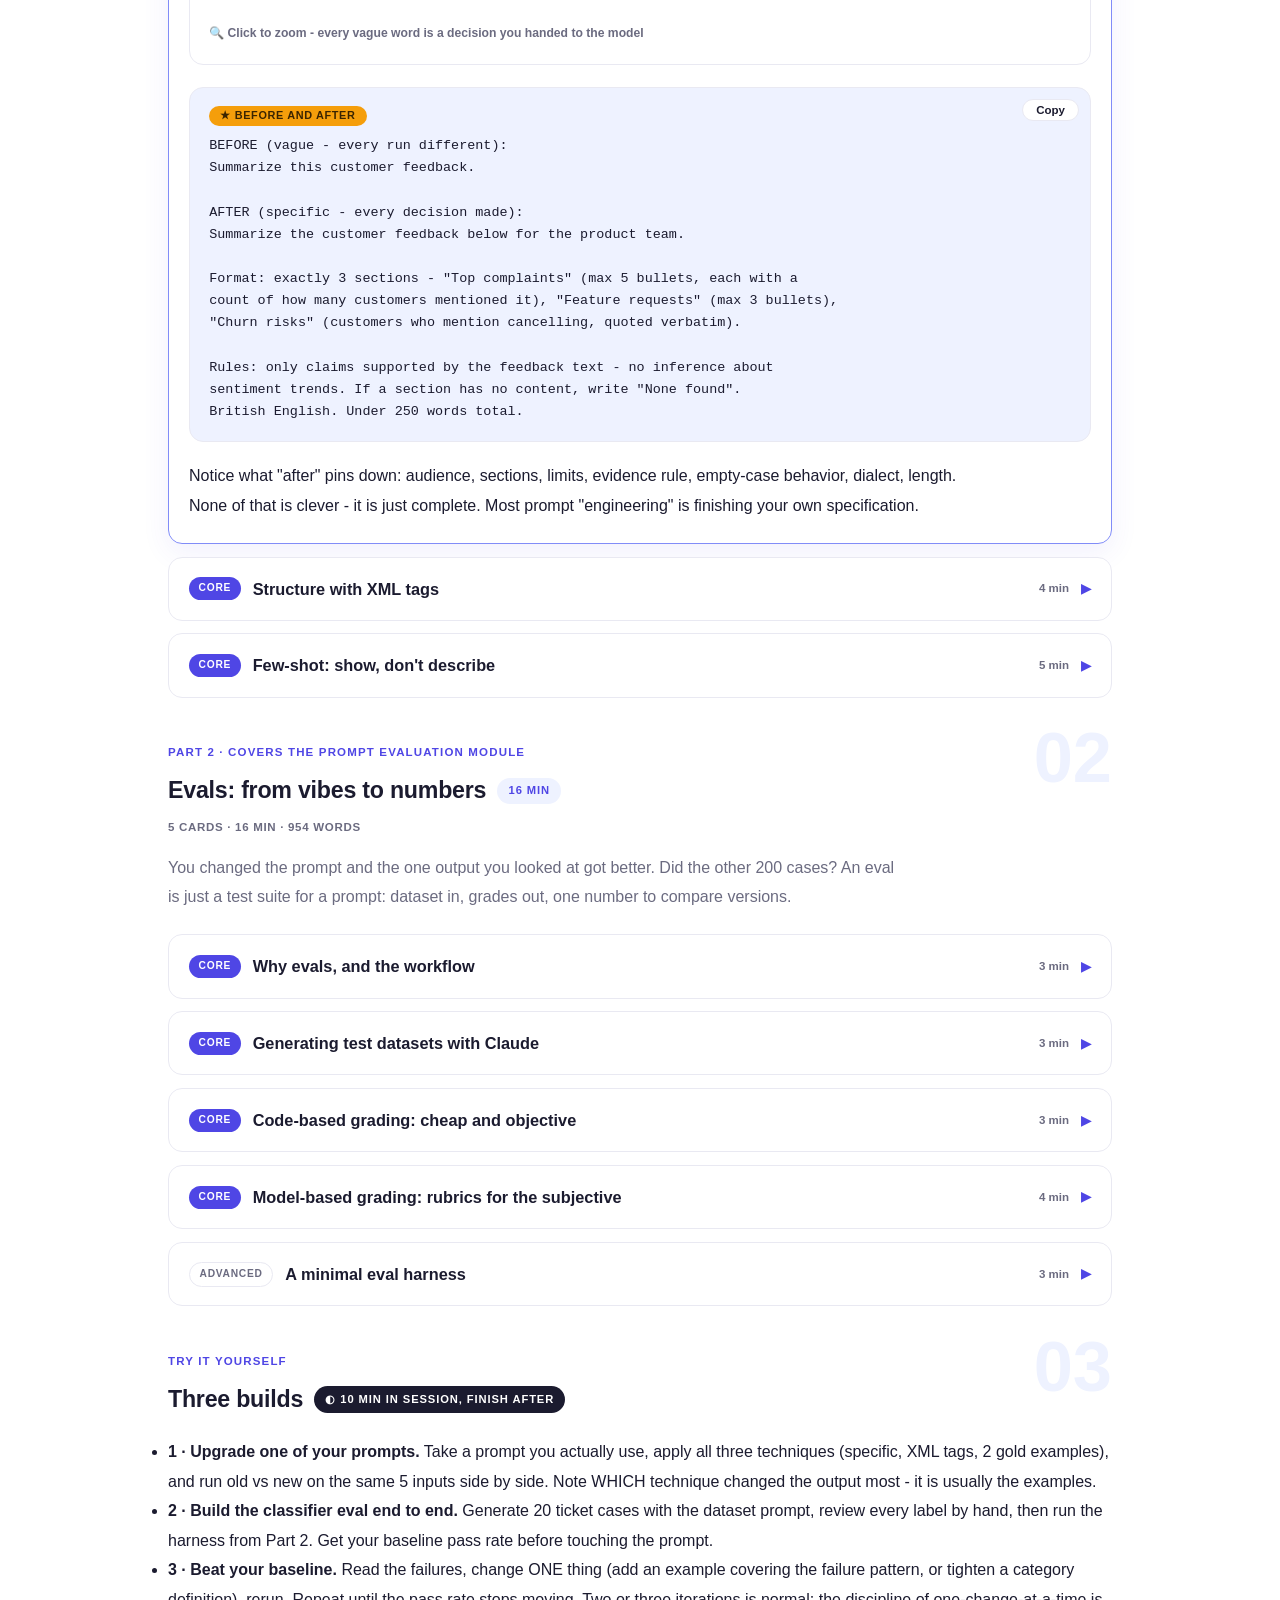
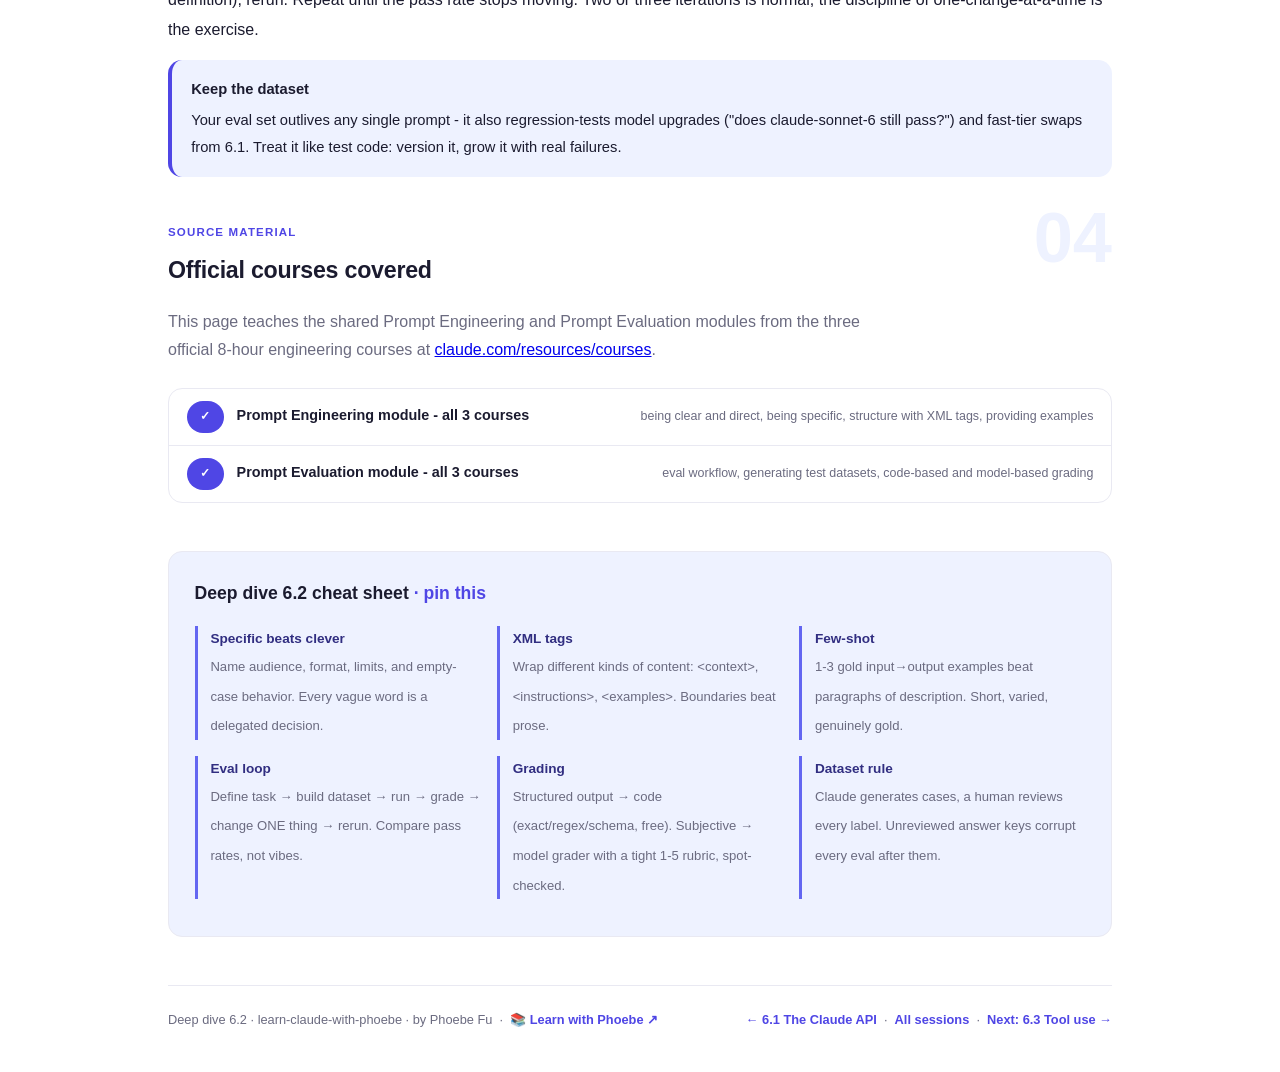
<file: courses/62-prompting-evals.html>
<!DOCTYPE html>
<html lang="en">
<head>
<meta charset="UTF-8">
<meta name="viewport" content="width=device-width, initial-scale=1.0">
<!-- social:start -->
<meta name="description" content="&quot;It worked on my prompt&quot; is the LLM equivalent of &quot;it works on my machine.&quot; The official courses pair prompt engineering with prompt evaluation for a reason: technique tells you what to...">
<meta property="og:type" content="article">
<meta property="og:site_name" content="Learn with Phoebe">
<meta property="og:title" content="Prompt engineering &amp; evals - learn claude with phoebe">
<meta property="og:description" content="&quot;It worked on my prompt&quot; is the LLM equivalent of &quot;it works on my machine.&quot; The official courses pair prompt engineering with prompt evaluation for a reason: technique tells you what to...">
<meta property="og:url" content="https://phoebefu6.github.io/learn-claude-with-phoebe/courses/62-prompting-evals.html">
<meta property="og:image" content="https://phoebefu6.github.io/learn-claude-with-phoebe/assets/og-cover.png">
<meta property="og:image:width" content="1200">
<meta property="og:image:height" content="630">
<meta name="twitter:card" content="summary_large_image">
<meta name="twitter:title" content="Prompt engineering &amp; evals - learn claude with phoebe">
<meta name="twitter:description" content="&quot;It worked on my prompt&quot; is the LLM equivalent of &quot;it works on my machine.&quot; The official courses pair prompt engineering with prompt evaluation for a reason: technique tells you what to...">
<meta name="twitter:image" content="https://phoebefu6.github.io/learn-claude-with-phoebe/assets/og-cover.png">
<!-- social:end -->
<title>Deep dive 6.2 · Prompt engineering &amp; evals - learn claude with phoebe</title>
<link rel="stylesheet" href="../assets/style.css?v=37">
</head>
<body>

<div class="toolbar">
  <div class="wrap">
    <span class="crumb"><a href="../index.html">learn-claude-with-phoebe</a> / Deep dive 6.2</span>
    <button class="btn" id="toggle-all" type="button">Expand all</button>
    <button class="btn primary" id="zoom-toggle" type="button">Projector zoom: off</button>
  </div>
</div>

<header class="masthead">
  <div class="wrap">
    <div class="eyebrow">Learn Claude with Phoebe · Deep-dive track 6.2</div>
    <h1>Prompt engineering <span class="accent">&amp; evals</span></h1>
    <p class="sub">Session 1 taught you to describe well. This page is the engineering-grade version: three techniques that reliably lift output quality, and then the part most people skip - measuring whether your prompt actually works, on a dataset, with a number. A prompt without an eval is a vibe.</p>
    <div class="chip-row">
      <span class="chip level">🔴 Deep dive</span>
      <span class="chip audience">DS &amp; AI</span>
      <span class="chip time">45 min self-paced or live</span>
    </div>
    <div class="agenda">
      <span class="a1" style="flex:1">0-5 · Setup</span>
      <span class="a2" style="flex:6">5-35 · Core</span>
      <span class="a3" style="flex:2">35-45 · Try it</span>
    </div>
  </div>
</header>

<main class="wrap">

  <!-- ============ INTRO ============ -->
  <section class="section" id="intro">
    <div class="section-kicker">
      <span class="klabel">Part 0</span>
      <h2>Why this page exists</h2>
    </div>
    <p class="lede">"It worked on my prompt" is the LLM equivalent of "it works on my machine." The official courses pair prompt engineering with prompt evaluation for a reason: technique tells you what to try, evals tell you whether it worked. This page covers both shared modules, and you leave with a runnable eval harness under 30 lines.</p>
    <div class="legend">
      <span class="pill solid">Core - do these in order</span>
      <span class="pill light">Advanced - read once, return when needed</span>
      <span class="pill inkpill">Shared modules of all 3 engineering courses</span>
    </div>
    <div class="callout win">
      <strong>★ What you walk out with today</strong>
      Three prompt techniques (direct + specific, XML structure, few-shot examples), two grading strategies (code-based and model-based), and a minimal harness that turns "I think the prompt is better" into "pass rate went from 71% to 92%".
    </div>
  </section>

  <!-- ============ PART 1: PROMPT ENGINEERING ============ -->
  <section class="section" id="prompting">
    <div class="section-kicker">
      <span class="klabel">Part 1 · covers the Prompt Engineering module</span>
      <h2>Three techniques that actually move the needle <span class="tag concept">14 min</span></h2>
    </div>
    <p class="lede">Hundreds of "prompt hacks" circulate. Three survive contact with evals: be clear and specific, structure with XML tags, and show examples.</p>

    <details class="card" open>
      <summary><span class="mode live">Core</span>Clear, direct, and specific<span class="mini">5 min</span><span class="caret">▶</span></summary>
      <div class="body">
        <p>This is the 4D Description from Session 1, held to an engineering standard: every vague word in your prompt is a decision you delegated to the model. Name the audience, the format, the length, the edge-case behavior. The test: could a new hire execute your prompt without asking a follow-up question?</p>
<figure class="zoomable">
  <svg viewBox="0 0 880 300" xmlns="http://www.w3.org/2000/svg" role="img" aria-label="A before and after comparison of a customer feedback summarization prompt, showing a vague version with no format or length rules producing a different result every run, against a specific version naming three sections, an evidence rule, a length cap and British English.">
    <style>
      .vspT { font: 700 13px Inter, sans-serif; fill: #1B1B2F; }
      .vspHA { font: 700 13px Inter, sans-serif; fill: #991B1B; }
      .vspHB { font: 700 13px Inter, sans-serif; fill: #312E81; }
      .vspB { font: 400 12px Inter, sans-serif; fill: #1B1B2F; }
      .vspN { font: 400 12px Inter, sans-serif; fill: #6B6B80; }
    </style>
    <rect x="0" y="0" width="880" height="300" fill="#FFFFFF"/>
    <text class="vspT" x="40" y="28">The same request, vague vs specific</text>
    <rect x="40" y="50" width="390" height="180" rx="12" fill="#FEF2F2" stroke="#FCA5A5" stroke-width="1.5"/>
    <rect x="450" y="50" width="390" height="180" rx="12" fill="#EEF2FF" stroke="#4F46E5" stroke-width="1.5"/>
    <text class="vspHA" x="58" y="84">✗ Vague prompt</text>
    <text class="vspB" x="58" y="114">Summarize this customer feedback</text>
    <text class="vspB" x="58" y="134">No format, length, or edge rule</text>
    <text class="vspB" x="58" y="154">Every run reads differently</text>
    <text class="vspHB" x="468" y="84">✓ Specific prompt</text>
    <text class="vspB" x="468" y="114">3 sections, exact bullet limits</text>
    <text class="vspB" x="468" y="134">Evidence rule: no inferred tone</text>
    <text class="vspB" x="468" y="154">Length cap + British English</text>
    <text class="vspN" x="40" y="276">Most prompt engineering is just finishing your own specification.</text>
  </svg>
  <figcaption>🔍 Click to zoom - every vague word is a decision you handed to the model</figcaption>
</figure>

        <div class="prompt-box good"><span class="label">★ Before and after</span>BEFORE (vague - every run different):
Summarize this customer feedback.

AFTER (specific - every decision made):
Summarize the customer feedback below for the product team.

Format: exactly 3 sections - "Top complaints" (max 5 bullets, each with a
count of how many customers mentioned it), "Feature requests" (max 3 bullets),
"Churn risks" (customers who mention cancelling, quoted verbatim).

Rules: only claims supported by the feedback text - no inference about
sentiment trends. If a section has no content, write "None found".
British English. Under 250 words total.</div>
        <p>Notice what "after" pins down: audience, sections, limits, evidence rule, empty-case behavior, dialect, length. None of that is clever - it is just complete. Most prompt "engineering" is finishing your own specification.</p>
      </div>
    </details>

    <details class="card">
      <summary><span class="mode live">Core</span>Structure with XML tags<span class="mini">4 min</span><span class="caret">▶</span></summary>
      <div class="body">
        <p>Once a prompt contains more than one KIND of thing - instructions plus a document plus examples - prose runs together and Claude can confuse your data with your rules. XML tags draw hard boundaries. Claude is specifically trained to respect them, and you can reference tags by name ("the document in &lt;context&gt; tags").</p>
        <div class="prompt-box good"><span class="label">★ A structured prompt in Python</span>prompt = f"""
&lt;context&gt;
{document_text}
&lt;/context&gt;

&lt;instructions&gt;
Summarize the document in the &lt;context&gt; tags above in exactly 3 bullets.
Each bullet under 20 words. Audience: executives who have not read it.
If the document contradicts itself, add a 4th bullet starting "Caution:".
&lt;/instructions&gt;
"""

response = client.messages.create(
    model="claude-sonnet-5",
    max_tokens=1024,
    messages=[{"role": "user", "content": prompt}],
)</div>
        <p>Common tags: <code>&lt;context&gt;</code>, <code>&lt;instructions&gt;</code>, <code>&lt;examples&gt;</code>, <code>&lt;data&gt;</code>, <code>&lt;output_format&gt;</code>. The names are yours to choose - consistency matters more than the vocabulary. Tags also defuse a classic failure: a document that itself contains instruction-like sentences no longer hijacks your prompt, because your instructions live outside the <code>&lt;context&gt;</code> block.</p>
      </div>
    </details>

    <details class="card">
      <summary><span class="mode live">Core</span>Few-shot: show, don't describe<span class="mini">5 min</span><span class="caret">▶</span></summary>
      <div class="body">
        <p>The highest-leverage technique per minute spent: 1-3 gold examples of input → ideal output routinely beat paragraphs of format description. An example carries tone, structure, level of detail, and edge-case handling all at once - things prose describes badly.</p>
        <div class="prompt-box good"><span class="label">★ Few-shot ticket classifier</span>prompt = """Classify the support ticket into exactly one category:
billing, bug, feature_request, or other. Reply with the category only.

&lt;examples&gt;
Ticket: "I was charged twice this month, please refund one"
Category: billing

Ticket: "the export button does nothing when I click it on Safari"
Category: bug

Ticket: "would be great if dashboards could refresh hourly"
Category: feature_request
&lt;/examples&gt;

Ticket: "my invoice shows the old company name, can you update it"
Category:"""</div>
        <p>Rules of thumb: pick examples that span your real variety (one easy, one messy, one edge case); keep them SHORT - the model imitates length too; and make them genuinely gold, because Claude will faithfully reproduce any sloppiness you include. If you cannot produce a gold example yourself, that is a sign the task is underspecified, not a prompting problem.</p>
        <div class="callout example">
          <span class="ex-pill">Real world</span>
          <p>A data team spent a week tuning instructions for converting analyst notes into release-note bullets - output kept drifting corporate and bloated. Deleting half the instructions and pasting in two real before/after pairs from their best writer fixed it in one attempt. Their eval pass rate (next section) jumped 23 points. Examples are compressed specification.</p>
        </div>
      </div>
    </details>
  </section>

  <!-- ============ PART 2: EVALS ============ -->
  <section class="section" id="evals">
    <div class="section-kicker">
      <span class="klabel">Part 2 · covers the Prompt Evaluation module</span>
      <h2>Evals: from vibes to numbers <span class="tag concept">16 min</span></h2>
    </div>
    <p class="lede">You changed the prompt and the one output you looked at got better. Did the other 200 cases? An eval is just a test suite for a prompt: dataset in, grades out, one number to compare versions.</p>

    <details class="card">
      <summary><span class="mode live">Core</span>Why evals, and the workflow<span class="mini">3 min</span><span class="caret">▶</span></summary>
      <div class="body">
        <p>Prompts fail quietly and unevenly: a change that fixes your favorite test case often breaks three you never look at. The eval workflow is the same loop as ML model development:</p>
        <ul>
          <li><strong>1 · Define the task</strong> - inputs, expected outputs, and what "correct" means, in writing.</li>
          <li><strong>2 · Build a test dataset</strong> - 20-100 realistic cases with expected answers, including the ugly ones.</li>
          <li><strong>3 · Run</strong> - execute the prompt against every case.</li>
          <li><strong>4 · Grade</strong> - code-based checks for structured tasks, model-based rubrics for subjective ones.</li>
          <li><strong>5 · Iterate</strong> - change ONE thing in the prompt, rerun, compare pass rates. Keep what wins.</li>
        </ul>
        <div class="callout tip">
          <strong>When to build the eval</strong>
          Before you tune the prompt, not after. Twenty cases and an exact-match grader take 30 minutes and pay for themselves on the first iteration - otherwise you are A/B testing with a sample size of one and your own optimism as the judge.
        </div>
      </div>
    </details>

    <details class="card">
      <summary><span class="mode live">Core</span>Generating test datasets with Claude<span class="mini">3 min</span><span class="caret">▶</span></summary>
      <div class="body">
        <p>Writing 50 test cases by hand is why people skip evals. So don't: have Claude generate them, then human-review before trusting. You are curating, not authoring.</p>
        <div class="prompt-box good"><span class="label">★ Dataset generator prompt</span>Generate 20 test cases for a support-ticket classifier with categories:
billing, bug, feature_request, other.

Requirements:
- One JSON object per line (JSONL): {"ticket": "...", "expected": "..."}
- Realistic voices: typos, anger, politeness, non-native phrasing, ALL CAPS
- Include at least 6 hard cases: tickets mixing two categories (pick the
  dominant one), vague one-liners, and 2 that are clearly "other"
- Vary length from 5 to 80 words
- No two tickets about the same product feature</div>
        <p>Then the non-negotiable step: read every generated case and fix or delete the bad ones. Claude's label IS your answer key - an unreviewed answer key silently corrupts every eval you run against it. Add real production examples (anonymized) as they accumulate; synthetic data starts the flywheel, real data keeps it honest.</p>
      </div>
    </details>

    <details class="card">
      <summary><span class="mode live">Core</span>Code-based grading: cheap and objective<span class="mini">3 min</span><span class="caret">▶</span></summary>
      <div class="body">
        <p>If the output is structured - a category, a JSON object, a SQL string - grade it with plain Python. Exact match, regex, or schema checks: free, instant, deterministic, and immune to flattery.</p>
<figure class="zoomable">
  <svg viewBox="0 0 880 340" xmlns="http://www.w3.org/2000/svg" role="img" aria-label="A decision tree showing that structured outputs such as categories, JSON or SQL are graded with cheap code-based checks, while subjective outputs such as summaries or tone are graded with a model-based rubric.">
    <style>
      .cmgT { font: 700 13px Inter, sans-serif; fill: #1B1B2F; }
      .cmgQ { font: 700 12.5px Inter, sans-serif; fill: #FFFFFF; }
      .cmgO { font: 700 12px Inter, sans-serif; fill: #312E81; }
      .cmgE { font: 600 11px Inter, sans-serif; fill: #6B6B80; }
      .cmgN { font: 400 12px Inter, sans-serif; fill: #6B6B80; }
    </style>
    <rect x="0" y="0" width="880" height="340" fill="#FFFFFF"/>
    <text class="cmgT" x="40" y="28">Which grader for this output</text>
    <rect x="40" y="40" width="240" height="56" rx="10" fill="#312E81"/>
    <text class="cmgQ" x="160" y="62" text-anchor="middle">Is the output</text>
    <text class="cmgQ" x="160" y="80" text-anchor="middle">structured (JSON, SQL)?</text>
    <line x1="280" y1="68" x2="640" y2="72" stroke="#C9C9D6" stroke-width="1.5"/>
    <line x1="280" y1="68" x2="640" y2="212" stroke="#C9C9D6" stroke-width="1.5"/>
    <text class="cmgE" x="460" y="60" text-anchor="middle">yes</text>
    <text class="cmgE" x="460" y="134" text-anchor="middle">no</text>
    <rect x="640" y="40" width="200" height="64" rx="10" fill="#EEF2FF" stroke="#312E81" stroke-width="1.5"/>
    <text class="cmgO" x="740" y="66" text-anchor="middle">Code-based grader</text>
    <text class="cmgO" x="740" y="84" text-anchor="middle">exact match or schema</text>
    <rect x="640" y="180" width="200" height="64" rx="10" fill="#EEF2FF" stroke="#312E81" stroke-width="1.5"/>
    <text class="cmgO" x="740" y="206" text-anchor="middle">Model-based grader</text>
    <text class="cmgO" x="740" y="224" text-anchor="middle">rubric graded by Claude</text>
    <text class="cmgN" x="40" y="316">Code grading is free and objective; model grading needs a spot-checked rubric.</text>
  </svg>
  <figcaption>🔍 Click to zoom - grade with code when you can, a rubric only when you must</figcaption>
</figure>

        <div class="prompt-box good"><span class="label">★ Three code graders</span>import json
import re

def grade_exact(output: str, expected: str) -> bool:
    return output.strip().lower() == expected.strip().lower()

def grade_regex(output: str) -> bool:
    # e.g. answer must contain a date in YYYY-MM-DD form
    return re.search(r"\b\d{4}-\d{2}-\d{2}\b", output) is not None

def grade_json_shape(output: str, required_keys: set) -> bool:
    try:
        data = json.loads(output)
    except json.JSONDecodeError:
        return False
    return required_keys.issubset(data.keys())</div>
        <p>Design your task to be code-gradable where you can - forcing a category from a fixed list, or JSON with known keys, is often a better prompt AND a free grader. Save the expensive grading for outputs that genuinely need judgment.</p>
      </div>
    </details>

    <details class="card">
      <summary><span class="mode live">Core</span>Model-based grading: rubrics for the subjective<span class="mini">4 min</span><span class="caret">▶</span></summary>
      <div class="body">
        <p>Summaries, emails, explanations - no regex can score "faithful and clear". Instead, a second Claude call grades the first against a written rubric. The rubric is the whole game: grade specific, checkable qualities, never "is this good?".</p>
        <div class="prompt-box good"><span class="label">★ A model grader</span>import json
import anthropic

client = anthropic.Anthropic()

GRADER_SYSTEM = """You are grading a summary against a rubric. Score 1-5:
5 = all key facts present, nothing invented, under the length limit, plain language
4 = one minor omission, otherwise correct
3 = key facts present but includes unsupported claims OR over length
2 = a major fact missing or distorted
1 = misleading, off-topic, or ignores the format
Respond with ONLY JSON: {"score": int, "reason": "one sentence"}"""

def grade_summary(source: str, summary: str) -> dict:
    response = client.messages.create(
        model="claude-sonnet-5",
        max_tokens=256,
        temperature=0,
        system=GRADER_SYSTEM,
        messages=[
            {"role": "user", "content": f"&lt;source&gt;\n{source}\n&lt;/source&gt;\n\n&lt;summary&gt;\n{summary}\n&lt;/summary&gt;"},
            {"role": "assistant", "content": "{"},
        ],
    )
    return json.loads("{" + response.content[0].text)</div>
        <p>Note the 6.1 moves reused: temperature 0, JSON prefill, validation. Spot-check the grader against your own judgment on 10 cases before trusting it at scale - a grader is a prompt, and prompts need evals too. Which grader when:</p>
        <table class="clean">
          <thead><tr><th></th><th>Code-based</th><th>Model-based</th></tr></thead>
          <tbody>
            <tr><td>Best for</td><td>Categories, JSON, extraction, SQL, anything with one right answer</td><td>Summaries, tone, explanations, "did it follow the style guide"</td></tr>
            <tr><td>Cost &amp; speed</td><td>Free, instant</td><td>One extra API call per case</td></tr>
            <tr><td>Objectivity</td><td>Perfect</td><td>Good with a tight rubric; drifts without one</td></tr>
            <tr><td>Watch out for</td><td>False fails on harmless format variation</td><td>Grading its own vibe - always spot-check vs a human</td></tr>
          </tbody>
        </table>
      </div>
    </details>

    <details class="card">
      <summary><span class="mode self">Advanced</span>A minimal eval harness<span class="mini">3 min</span><span class="caret">▶</span></summary>
      <div class="body">
        <p>Everything above, assembled. A JSONL dataset, a loop, a grader, a pass rate. This is genuinely all an eval needs to be useful - frameworks add convenience later, not correctness.</p>
        <div class="prompt-box good"><span class="label">★ eval.py - the whole harness</span>import json
import anthropic

client = anthropic.Anthropic()

PROMPT_VERSION = "v3-fewshot"
SYSTEM = """Classify the support ticket into exactly one category:
billing, bug, feature_request, or other. Reply with the category only."""

def run_case(ticket: str) -> str:
    response = client.messages.create(
        model="claude-sonnet-5",
        max_tokens=16,
        temperature=0,
        system=SYSTEM,
        messages=[{"role": "user", "content": ticket}],
    )
    return response.content[0].text.strip().lower()

passed, failed = 0, []
with open("tickets_eval.jsonl") as f:
    cases = [json.loads(line) for line in f]

for case in cases:
    got = run_case(case["ticket"])
    if got == case["expected"]:
        passed += 1
    else:
        failed.append((case["ticket"][:60], case["expected"], got))

print(f"{PROMPT_VERSION}: {passed}/{len(cases)} passed ({passed / len(cases):.0%})")
for ticket, expected, got in failed:
    print(f"  FAIL: {ticket!r}  expected={expected}  got={got}")</div>
        <p>Workflow: change the prompt, bump <code>PROMPT_VERSION</code>, rerun, read the failures - they tell you exactly what to fix next. Keep a log of version → pass rate and prompt tuning becomes boring, measurable engineering. Which was the point.</p>
      </div>
    </details>
  </section>

  <!-- ============ TRY IT ============ -->
  <section class="section" id="exercise">
    <div class="section-kicker">
      <span class="klabel">Try it yourself</span>
      <h2>Three builds <span class="tag exercise">◐ 10 min in session, finish after</span></h2>
    </div>
    <ul>
      <li><strong>1 · Upgrade one of your prompts.</strong> Take a prompt you actually use, apply all three techniques (specific, XML tags, 2 gold examples), and run old vs new on the same 5 inputs side by side. Note WHICH technique changed the output most - it is usually the examples.</li>
      <li><strong>2 · Build the classifier eval end to end.</strong> Generate 20 ticket cases with the dataset prompt, review every label by hand, then run the harness from Part 2. Get your baseline pass rate before touching the prompt.</li>
      <li><strong>3 · Beat your baseline.</strong> Read the failures, change ONE thing (add an example covering the failure pattern, or tighten a category definition), rerun. Repeat until the pass rate stops moving. Two or three iterations is normal; the discipline of one-change-at-a-time is the exercise.</li>
    </ul>
    <div class="callout tip">
      <strong>Keep the dataset</strong>
      Your eval set outlives any single prompt - it also regression-tests model upgrades ("does claude-sonnet-6 still pass?") and fast-tier swaps from 6.1. Treat it like test code: version it, grow it with real failures.
    </div>
  </section>

  <!-- ============ OFFICIAL COURSES ============ -->
  <section class="section" id="official">
    <div class="section-kicker">
      <span class="klabel">Source material</span>
      <h2>Official courses covered</h2>
    </div>
    <p class="lede">This page teaches the shared Prompt Engineering and Prompt Evaluation modules from the three official 8-hour engineering courses at <a href="https://claude.com/resources/courses">claude.com/resources/courses</a>.</p>
    <div class="covered">
      <div class="covered-row"><span class="status pill solid">✓</span><span class="name">Prompt Engineering module - all 3 courses</span><span class="note">being clear and direct, being specific, structure with XML tags, providing examples</span></div>
      <div class="covered-row"><span class="status pill solid">✓</span><span class="name">Prompt Evaluation module - all 3 courses</span><span class="note">eval workflow, generating test datasets, code-based and model-based grading</span></div>
    </div>
  </section>

  <!-- ============ CHEAT SHEET ============ -->
  <section class="cheat" id="cheatsheet">
    <h3>Deep dive 6.2 cheat sheet <span>· pin this</span></h3>
    <div class="grid-2">
      <div class="cheat-item"><b>Specific beats clever</b><span>Name audience, format, limits, and empty-case behavior. Every vague word is a delegated decision.</span></div>
      <div class="cheat-item"><b>XML tags</b><span>Wrap different kinds of content: &lt;context&gt;, &lt;instructions&gt;, &lt;examples&gt;. Boundaries beat prose.</span></div>
      <div class="cheat-item"><b>Few-shot</b><span>1-3 gold input→output examples beat paragraphs of description. Short, varied, genuinely gold.</span></div>
      <div class="cheat-item"><b>Eval loop</b><span>Define task → build dataset → run → grade → change ONE thing → rerun. Compare pass rates, not vibes.</span></div>
      <div class="cheat-item"><b>Grading</b><span>Structured output → code (exact/regex/schema, free). Subjective → model grader with a tight 1-5 rubric, spot-checked.</span></div>
      <div class="cheat-item"><b>Dataset rule</b><span>Claude generates cases, a human reviews every label. Unreviewed answer keys corrupt every eval after them.</span></div>
    </div>
  </section>

  <footer class="pagefoot">
    <span>Deep dive 6.2 · learn-claude-with-phoebe · by Phoebe Fu &nbsp;·&nbsp; 📚 <a href="https://phoebefu6.github.io/learn-with-phoebe/">Learn with Phoebe ↗</a></span>
    <span><a href="61-claude-api.html">← 6.1 The Claude API</a> &nbsp;·&nbsp; <a href="../index.html">All sessions</a> &nbsp;·&nbsp; <a href="63-tool-use.html">Next: 6.3 Tool use →</a></span>
  </footer>

</main>

<script src="../assets/app.js?v=36"></script>
</body>
</html>
</file>
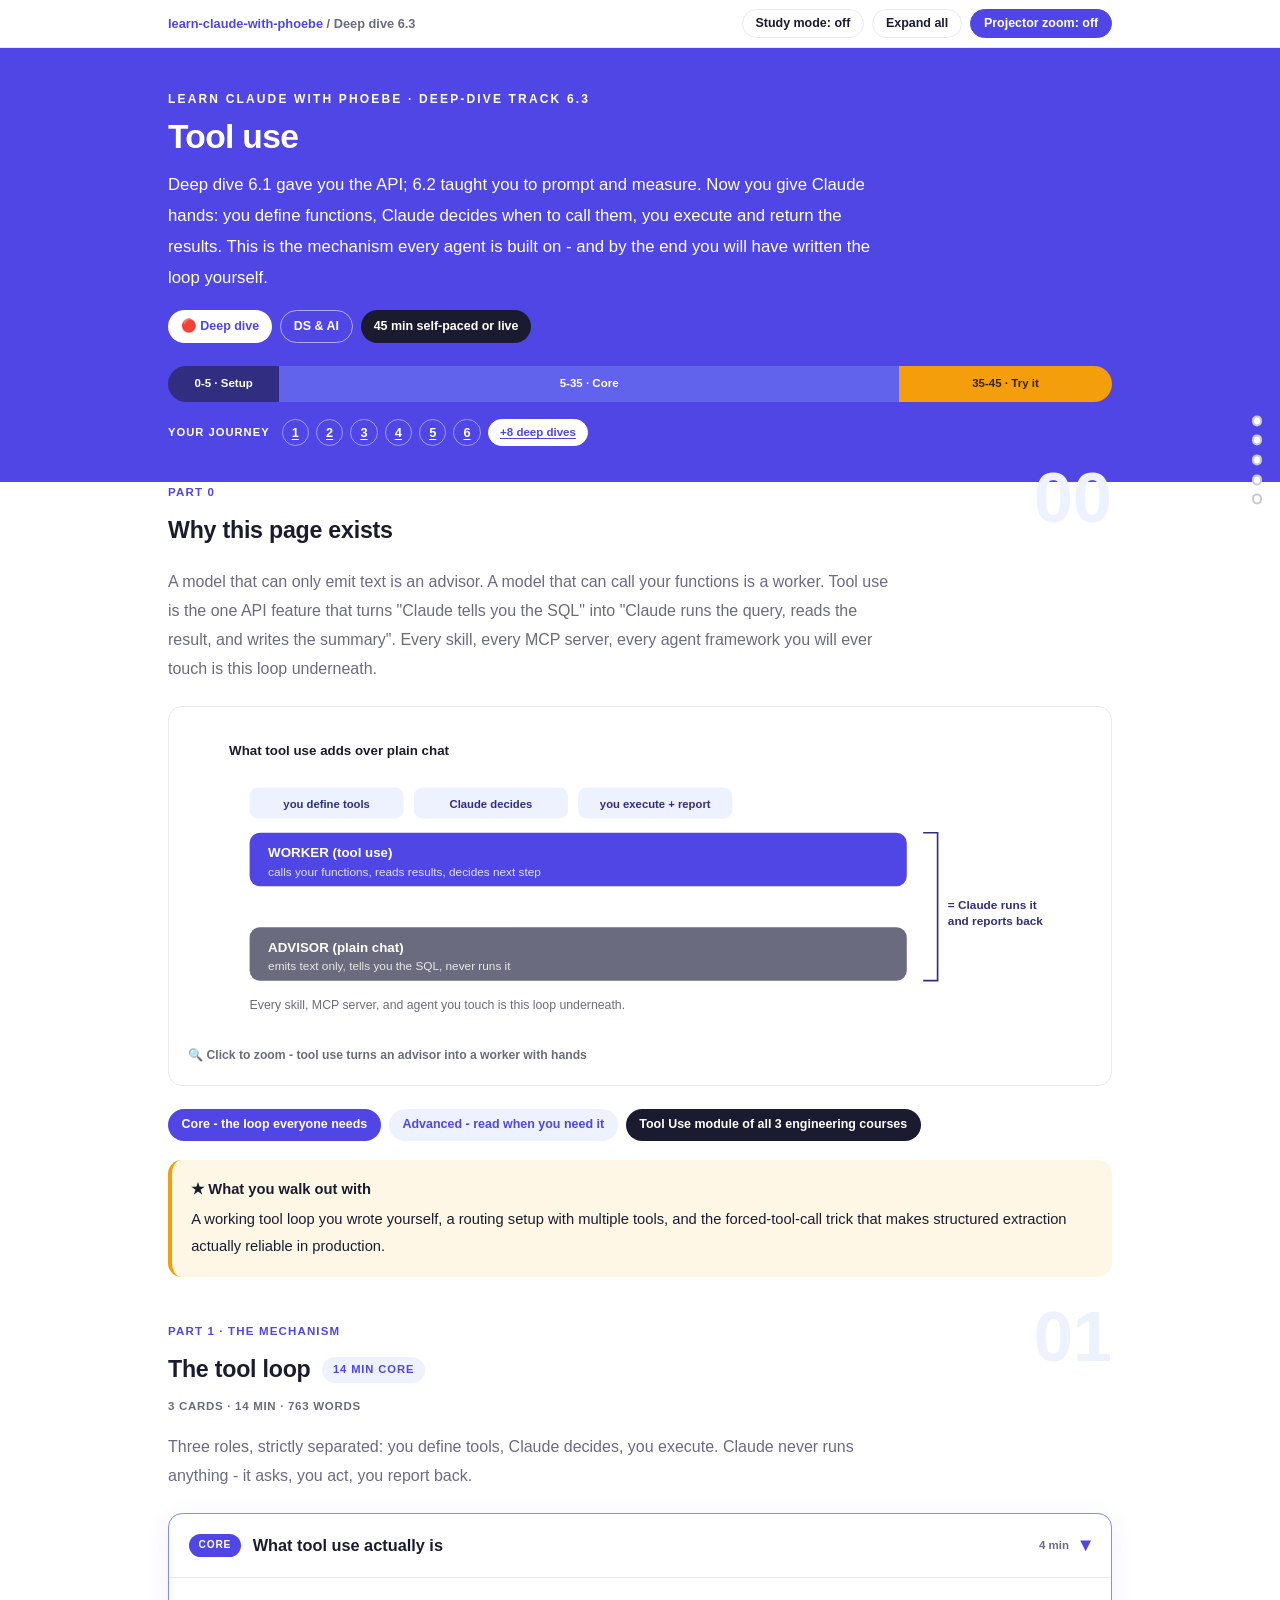
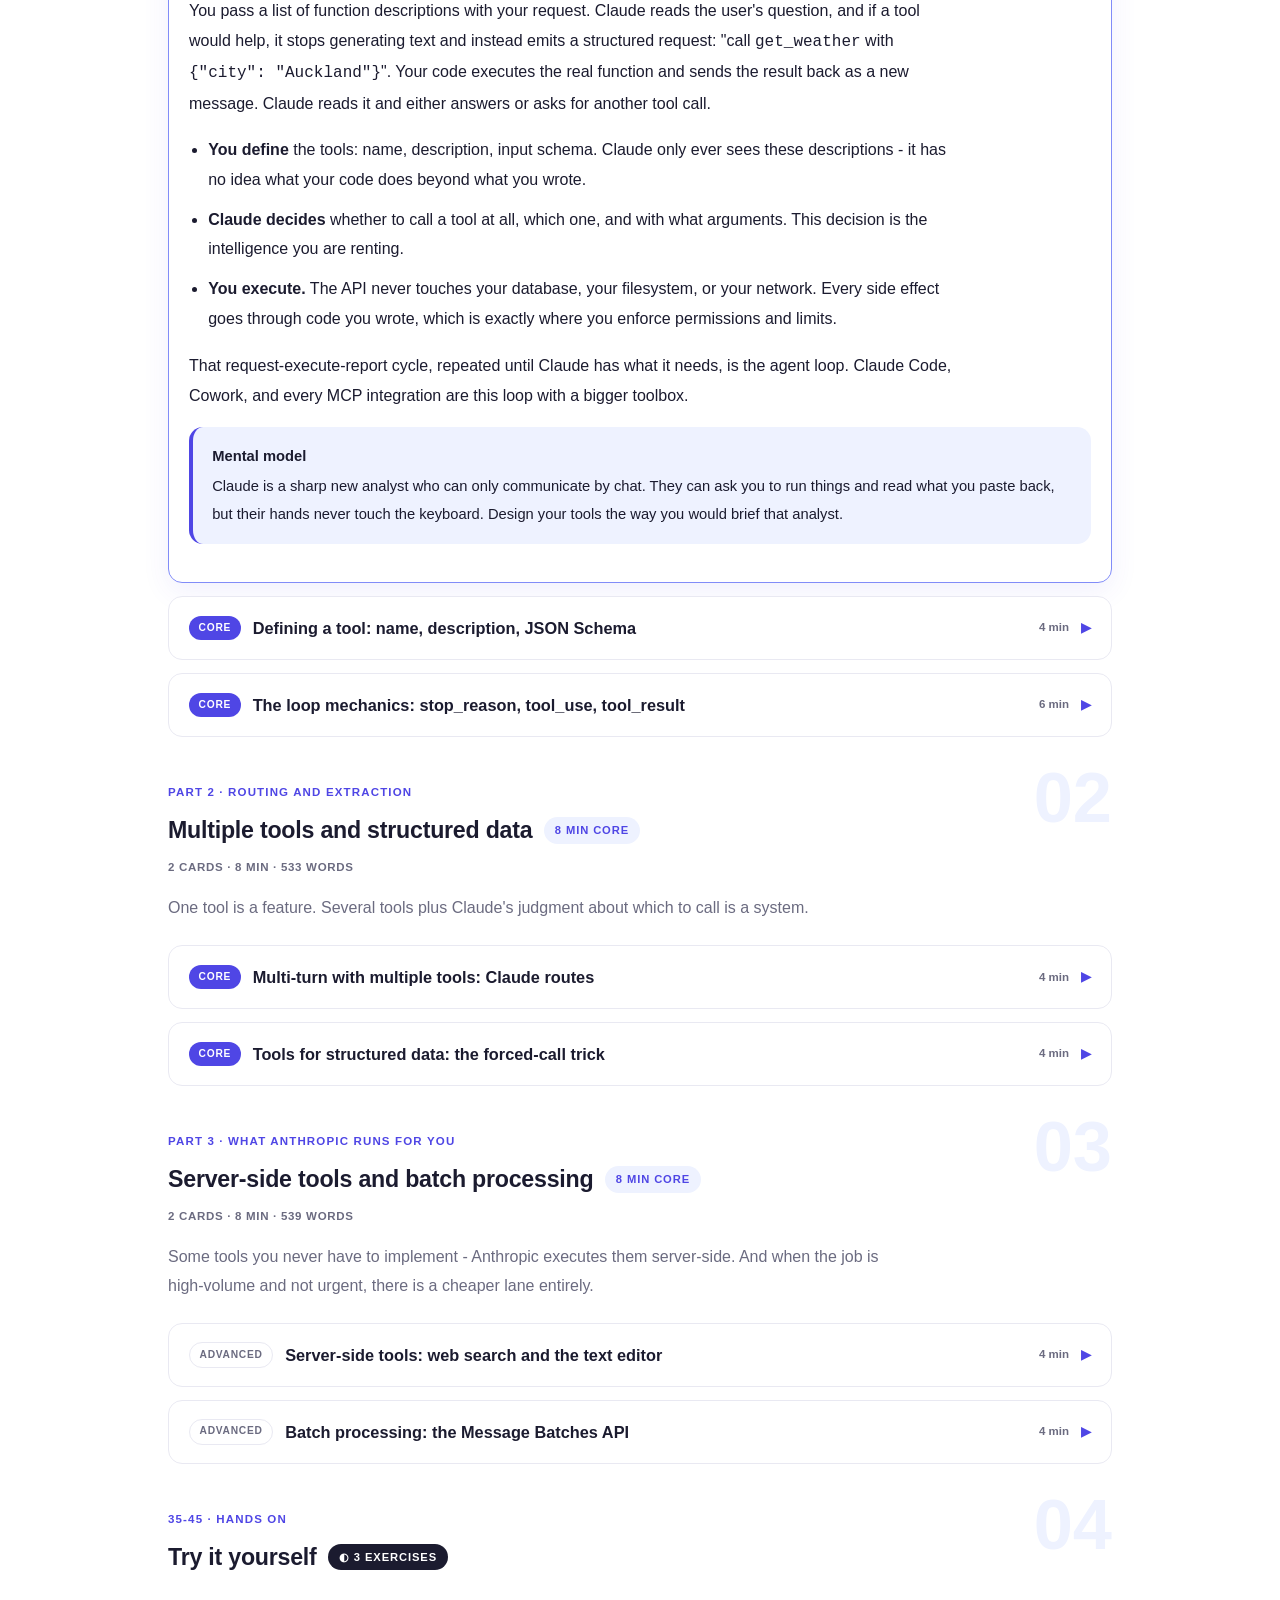
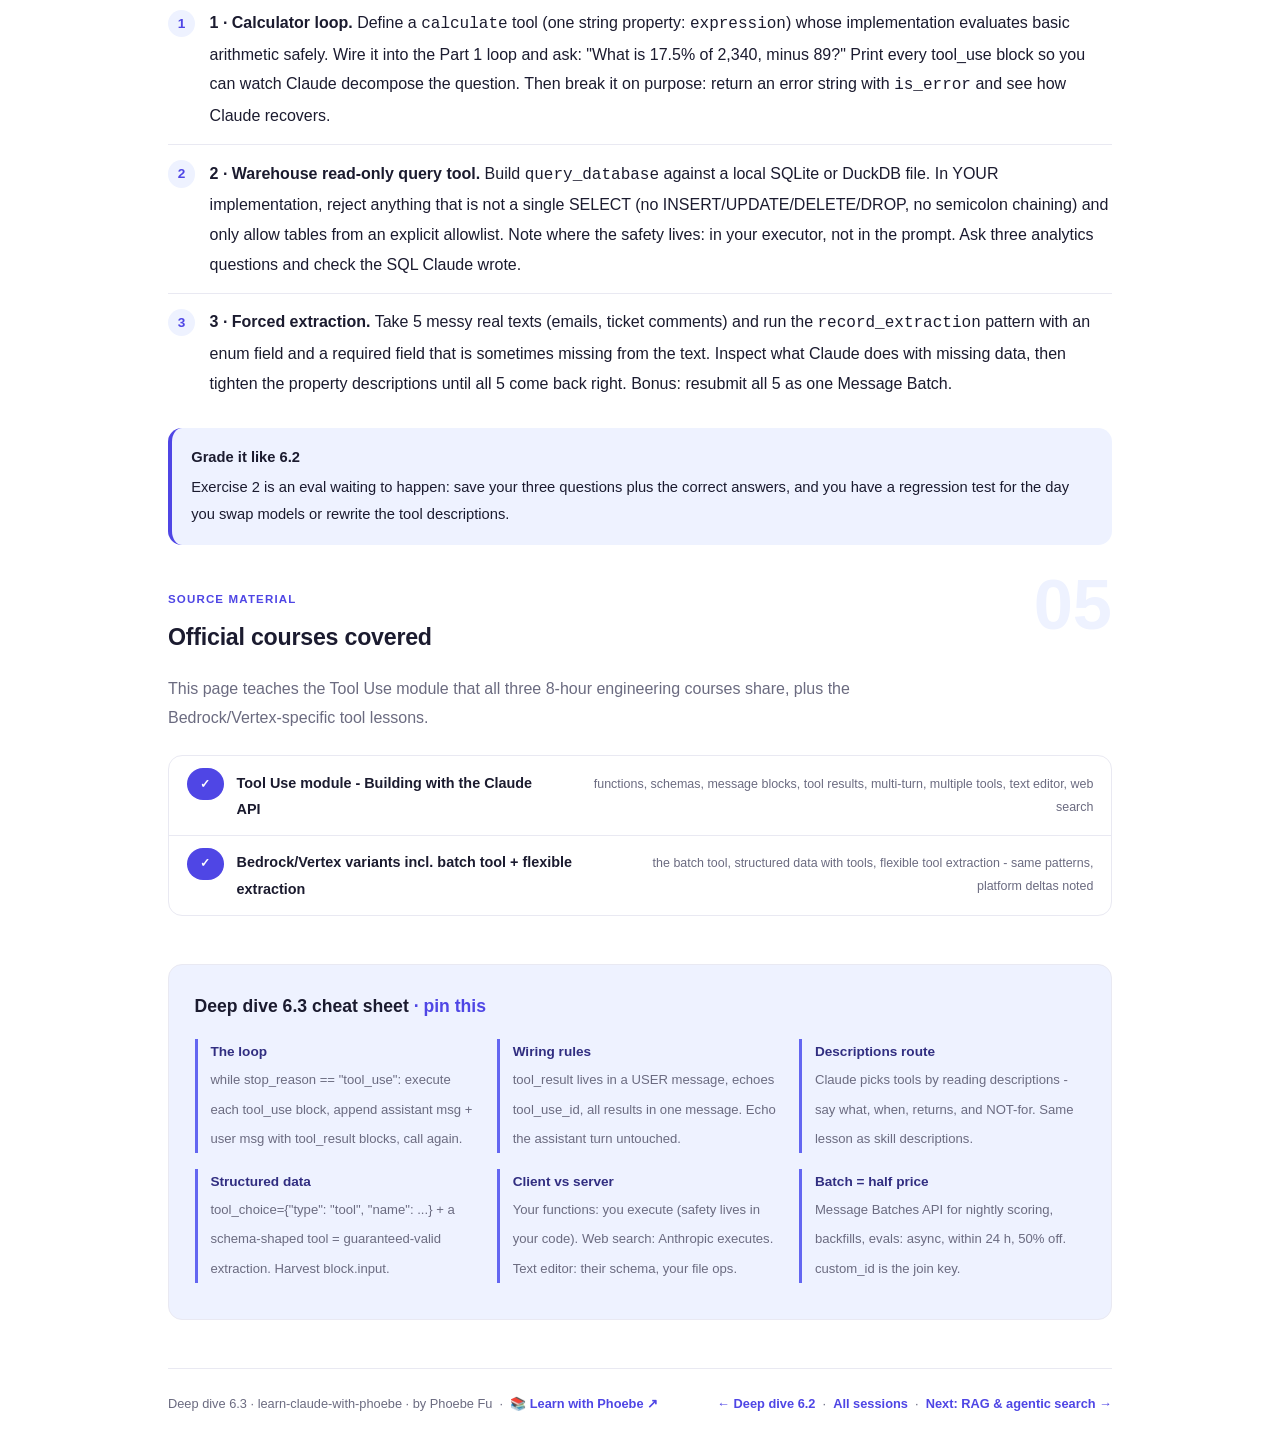
<file: courses/63-tool-use.html>
<!DOCTYPE html>
<html lang="en">
<head>
<meta charset="UTF-8">
<meta name="viewport" content="width=device-width, initial-scale=1.0">
<!-- social:start -->
<meta name="description" content="A model that can only emit text is an advisor. A model that can call your functions is a worker. Tool use is the one API feature that turns &quot;Claude tells you the SQL&quot; into &quot;Claude runs the...">
<meta property="og:type" content="article">
<meta property="og:site_name" content="Learn with Phoebe">
<meta property="og:title" content="Tool use - learn claude with phoebe">
<meta property="og:description" content="A model that can only emit text is an advisor. A model that can call your functions is a worker. Tool use is the one API feature that turns &quot;Claude tells you the SQL&quot; into &quot;Claude runs the...">
<meta property="og:url" content="https://phoebefu6.github.io/learn-claude-with-phoebe/courses/63-tool-use.html">
<meta property="og:image" content="https://phoebefu6.github.io/learn-claude-with-phoebe/assets/og-cover.png">
<meta property="og:image:width" content="1200">
<meta property="og:image:height" content="630">
<meta name="twitter:card" content="summary_large_image">
<meta name="twitter:title" content="Tool use - learn claude with phoebe">
<meta name="twitter:description" content="A model that can only emit text is an advisor. A model that can call your functions is a worker. Tool use is the one API feature that turns &quot;Claude tells you the SQL&quot; into &quot;Claude runs the...">
<meta name="twitter:image" content="https://phoebefu6.github.io/learn-claude-with-phoebe/assets/og-cover.png">
<!-- social:end -->
<title>Deep dive 6.3 · Tool use - learn claude with phoebe</title>
<link rel="stylesheet" href="../assets/style.css?v=37">
</head>
<body>

<div class="toolbar">
  <div class="wrap">
    <span class="crumb"><a href="../index.html">learn-claude-with-phoebe</a> / Deep dive 6.3</span>
    <button class="btn" id="toggle-all" type="button">Expand all</button>
    <button class="btn primary" id="zoom-toggle" type="button">Projector zoom: off</button>
  </div>
</div>

<header class="masthead">
  <div class="wrap">
    <div class="eyebrow">Learn Claude with Phoebe · Deep-dive track 6.3</div>
    <h1>Tool <span class="accent">use</span></h1>
    <p class="sub">Deep dive 6.1 gave you the API; 6.2 taught you to prompt and measure. Now you give Claude hands: you define functions, Claude decides when to call them, you execute and return the results. This is the mechanism every agent is built on - and by the end you will have written the loop yourself.</p>
    <div class="chip-row">
      <span class="chip level">🔴 Deep dive</span>
      <span class="chip audience">DS &amp; AI</span>
      <span class="chip time">45 min self-paced or live</span>
    </div>
    <div class="agenda">
      <span class="a1" style="flex:1">0-5 · Setup</span>
      <span class="a2" style="flex:6">5-35 · Core</span>
      <span class="a3" style="flex:2">35-45 · Try it</span>
    </div>
  </div>
</header>

<main class="wrap">

  <!-- ============ INTRO ============ -->
  <section class="section" id="intro">
    <div class="section-kicker">
      <span class="klabel">Part 0</span>
      <h2>Why this page exists</h2>
    </div>
    <p class="lede">A model that can only emit text is an advisor. A model that can call your functions is a worker. Tool use is the one API feature that turns "Claude tells you the SQL" into "Claude runs the query, reads the result, and writes the summary". Every skill, every MCP server, every agent framework you will ever touch is this loop underneath.</p>
<figure class="zoomable">
  <svg viewBox="0 0 880 300" xmlns="http://www.w3.org/2000/svg" role="img" aria-label="A two-layer diagram showing that plain chat is an advisor that only emits text, while adding tool use turns it into a worker that defines tools, lets Claude decide, and has you execute and report the result, equalling Claude running the task and reporting back.">
    <style>
      .avwT { font: 700 13px Inter, sans-serif; fill: #1B1B2F; }
      .avwB { font: 700 13px Inter, sans-serif; fill: #FFFFFF; }
      .avwS { font: 400 11.5px Inter, sans-serif; fill: rgba(255,255,255,.84); }
      .avwC { font: 700 11px Inter, sans-serif; fill: #312E81; }
      .avwE { font: 700 11.5px Inter, sans-serif; fill: #312E81; }
      .avwN { font: 400 12px Inter, sans-serif; fill: #6B6B80; }
    </style>
    <rect x="0" y="0" width="880" height="300" fill="#FFFFFF"/>
    <text class="avwT" x="40" y="28">What tool use adds over plain chat</text>
    <rect x="60" y="60" width="150" height="30" rx="8" fill="#EEF2FF"/>
    <text class="avwC" x="135" y="80" text-anchor="middle">you define tools</text>
    <rect x="220" y="60" width="150" height="30" rx="8" fill="#EEF2FF"/>
    <text class="avwC" x="295" y="80" text-anchor="middle">Claude decides</text>
    <rect x="380" y="60" width="150" height="30" rx="8" fill="#EEF2FF"/>
    <text class="avwC" x="455" y="80" text-anchor="middle">you execute + report</text>
    <rect x="60" y="104" width="640" height="52" rx="10" fill="#4F46E5"/>
    <text class="avwB" x="78" y="128">WORKER (tool use)</text>
    <text class="avwS" x="78" y="146">calls your functions, reads results, decides next step</text>
    <rect x="60" y="196" width="640" height="52" rx="10" fill="#6B6B80"/>
    <text class="avwB" x="78" y="220">ADVISOR (plain chat)</text>
    <text class="avwS" x="78" y="238">emits text only, tells you the SQL, never runs it</text>
    <path d="M716,104 h14 v144 h-14" fill="none" stroke="#312E81" stroke-width="1.6"/>
    <text class="avwE" x="740" y="178">= Claude runs it</text>
    <text class="avwE" x="740" y="194">and reports back</text>
    <text class="avwN" x="60" y="276">Every skill, MCP server, and agent you touch is this loop underneath.</text>
  </svg>
  <figcaption>🔍 Click to zoom - tool use turns an advisor into a worker with hands</figcaption>
</figure>

    <div class="legend">
      <span class="pill solid">Core - the loop everyone needs</span>
      <span class="pill light">Advanced - read when you need it</span>
      <span class="pill inkpill">Tool Use module of all 3 engineering courses</span>
    </div>
    <div class="callout win">
      <strong>★ What you walk out with</strong>
      A working tool loop you wrote yourself, a routing setup with multiple tools, and the forced-tool-call trick that makes structured extraction actually reliable in production.
    </div>
  </section>

  <!-- ============ PART 1: THE LOOP ============ -->
  <section class="section" id="loop">
    <div class="section-kicker">
      <span class="klabel">Part 1 · the mechanism</span>
      <h2>The tool loop <span class="tag concept">14 min core</span></h2>
    </div>
    <p class="lede">Three roles, strictly separated: you define tools, Claude decides, you execute. Claude never runs anything - it asks, you act, you report back.</p>

    <details class="card" open>
      <summary><span class="mode live">Core</span>What tool use actually is<span class="mini">4 min</span><span class="caret">▶</span></summary>
      <div class="body">
        <p>You pass a list of function descriptions with your request. Claude reads the user's question, and if a tool would help, it stops generating text and instead emits a structured request: "call <code>get_weather</code> with <code>{"city": "Auckland"}</code>". Your code executes the real function and sends the result back as a new message. Claude reads it and either answers or asks for another tool call.</p>
        <ul>
          <li><strong>You define</strong> the tools: name, description, input schema. Claude only ever sees these descriptions - it has no idea what your code does beyond what you wrote.</li>
          <li><strong>Claude decides</strong> whether to call a tool at all, which one, and with what arguments. This decision is the intelligence you are renting.</li>
          <li><strong>You execute.</strong> The API never touches your database, your filesystem, or your network. Every side effect goes through code you wrote, which is exactly where you enforce permissions and limits.</li>
        </ul>
        <p>That request-execute-report cycle, repeated until Claude has what it needs, is the agent loop. Claude Code, Cowork, and every MCP integration are this loop with a bigger toolbox.</p>
        <div class="callout tip">
          <strong>Mental model</strong>
          Claude is a sharp new analyst who can only communicate by chat. They can ask you to run things and read what you paste back, but their hands never touch the keyboard. Design your tools the way you would brief that analyst.
        </div>
      </div>
    </details>

    <details class="card">
      <summary><span class="mode live">Core</span>Defining a tool: name, description, JSON Schema<span class="mini">4 min</span><span class="caret">▶</span></summary>
      <div class="body">
        <p>A tool is a dict with three keys. The <code>input_schema</code> is standard JSON Schema - the same vocabulary you know from API specs.</p>
        <div class="prompt-box good"><span class="label">★ A complete tool definition</span>tools = [
    {
        "name": "get_weather",
        "description": (
            "Get the current weather for a city. "
            "Use when the user asks about weather, temperature, "
            "rain, or outdoor conditions in a specific place. "
            "Returns temperature in Celsius and a short conditions text. "
            "Do NOT use for historical weather or forecasts."
        ),
        "input_schema": {
            "type": "object",
            "properties": {
                "city": {
                    "type": "string",
                    "description": "City name, e.g. 'Auckland' or 'Osaka'",
                }
            },
            "required": ["city"],
        },
    }
]</div>
        <p>The description carries almost all the weight. Claude uses it to decide WHEN to call the tool - which is the exact same lesson as skill descriptions in Session 3: vague description, tool never fires (or fires when it shouldn't). Say what it does, when to use it, what it returns, and what it is NOT for.</p>
        <ul>
          <li><strong>Name:</strong> verb_noun, snake_case, unambiguous. <code>query_orders</code> beats <code>helper2</code>.</li>
          <li><strong>Schema descriptions matter too:</strong> per-property descriptions steer the arguments Claude fills in. Include an example value.</li>
          <li><strong>Fewer, sharper tools</strong> beat many overlapping ones. If two tools could both plausibly handle a request, Claude has to guess - and so would a human reading your descriptions.</li>
        </ul>
      </div>
    </details>

    <details class="card">
      <summary><span class="mode live">Core</span>The loop mechanics: stop_reason, tool_use, tool_result<span class="mini">6 min</span><span class="caret">▶</span></summary>
      <div class="body">
        <p>When Claude wants a tool, the response comes back with <code>stop_reason == "tool_use"</code> and one or more content blocks of type <code>tool_use</code>, each carrying an <code>id</code>, the tool <code>name</code>, and the parsed <code>input</code>. You execute, then append TWO messages: the assistant turn exactly as received, and a user turn containing <code>tool_result</code> blocks that echo each <code>tool_use_id</code>. Then you call the API again. Here is the whole thing, runnable:</p>
        <div class="prompt-box good"><span class="label">★ The complete tool loop (runnable)</span>import anthropic

client = anthropic.Anthropic()

def get_weather(city):
    # toy implementation - swap in a real API call
    return {"city": city, "temp_c": 14, "conditions": "light rain"}

TOOL_FUNCTIONS = {"get_weather": get_weather}

tools = [
    {
        "name": "get_weather",
        "description": (
            "Get the current weather for a city. Use when the user "
            "asks about weather or temperature in a specific place."
        ),
        "input_schema": {
            "type": "object",
            "properties": {"city": {"type": "string"}},
            "required": ["city"],
        },
    }
]

messages = [{"role": "user", "content": "Should I bike to work in Auckland today?"}]

response = client.messages.create(
    model="claude-sonnet-5",
    max_tokens=1024,
    tools=tools,
    messages=messages,
)

while response.stop_reason == "tool_use":
    tool_results = []
    for block in response.content:
        if block.type == "tool_use":
            fn = TOOL_FUNCTIONS[block.name]
            result = fn(**block.input)          # YOUR code runs here
            tool_results.append(
                {
                    "type": "tool_result",
                    "tool_use_id": block.id,
                    "content": str(result),
                }
            )
    messages.append({"role": "assistant", "content": response.content})
    messages.append({"role": "user", "content": tool_results})
    response = client.messages.create(
        model="claude-sonnet-5",
        max_tokens=1024,
        tools=tools,
        messages=messages,
    )

print(response.content[0].text)</div>
        <p>Things that bite people the first time:</p>
        <ul>
          <li><strong>Echo the assistant message untouched.</strong> The <code>tool_use</code> blocks must be in the history or the <code>tool_result</code> has nothing to attach to - the API will reject the request.</li>
          <li><strong>tool_result goes in a USER message.</strong> You are reporting back, so it is your turn. All results for one response go in one user message.</li>
          <li><strong>Errors are results too.</strong> If your function throws, catch it and return the error text with <code>"is_error": True</code> on the tool_result block. Claude will read the error and usually retry sensibly or explain the failure.</li>
          <li><strong>Cap the loop.</strong> A <code>for _ in range(10)</code> guard beats an infinite while loop the day a tool starts returning garbage.</li>
        </ul>
      </div>
    </details>
  </section>

  <!-- ============ PART 2: MULTIPLE TOOLS + STRUCTURED DATA ============ -->
  <section class="section" id="multi">
    <div class="section-kicker">
      <span class="klabel">Part 2 · routing and extraction</span>
      <h2>Multiple tools and structured data <span class="tag concept">8 min core</span></h2>
    </div>
    <p class="lede">One tool is a feature. Several tools plus Claude's judgment about which to call is a system.</p>

    <details class="card">
      <summary><span class="mode live">Core</span>Multi-turn with multiple tools: Claude routes<span class="mini">4 min</span><span class="caret">▶</span></summary>
      <div class="body">
        <p>Pass several tools and Claude picks per request - no if/else router needed on your side. A data-team trio:</p>
        <div class="prompt-box good"><span class="label">★ Three tools, Claude picks</span>tools = [
    {
        "name": "query_database",
        "description": (
            "Run a read-only SQL query against the analytics warehouse. "
            "Use for questions about orders, revenue, or user counts."
        ),
        "input_schema": {
            "type": "object",
            "properties": {"sql": {"type": "string"}},
            "required": ["sql"],
        },
    },
    {
        "name": "get_dashboard_url",
        "description": (
            "Return the link to an existing dashboard by topic. Use when "
            "a dashboard already answers the question - prefer this over "
            "running a fresh query for standard metrics."
        ),
        "input_schema": {
            "type": "object",
            "properties": {"topic": {"type": "string"}},
            "required": ["topic"],
        },
    },
    {
        "name": "file_ticket",
        "description": (
            "File a data-request ticket. Use ONLY when the question needs "
            "data we do not have or a pipeline change."
        ),
        "input_schema": {
            "type": "object",
            "properties": {"summary": {"type": "string"}},
            "required": ["summary"],
        },
    },
]</div>
        <ul>
          <li><strong>The descriptions do the routing.</strong> "Prefer this over running a fresh query" is an instruction Claude follows. You are programming the router in English.</li>
          <li><strong>Parallel calls:</strong> one response can contain SEVERAL <code>tool_use</code> blocks when the calls are independent (weather in two cities, three metrics at once). Your loop already handles this - it iterates over all blocks and returns all results in one user message. Execute them concurrently if the functions are slow.</li>
          <li><strong>Multi-turn chains:</strong> Claude can call <code>query_database</code>, read the result, decide it needs a second query, and call again - that is just the while loop going around twice. You wrote an agent and it took no extra code.</li>
        </ul>
        <div class="callout example">
          <span class="ex-pill">Real world</span>
          <p>A four-person data team wrapped exactly this trio around their warehouse as a Slack bot. Stakeholder questions that used to become Jira tickets ("how many active users in Germany last month?") now get answered in 20 seconds, and only the genuinely-new requests reach the team. The entire bot is the loop from Part 1 plus these three definitions - about 120 lines.</p>
        </div>
      </div>
    </details>

    <details class="card">
      <summary><span class="mode live">Core</span>Tools for structured data: the forced-call trick<span class="mini">4 min</span><span class="caret">▶</span></summary>
      <div class="body">
        <p>In 6.1 you extracted JSON by prompting "reply with only JSON" and hoping. The robust version: define a tool whose input schema IS your desired output shape, then force Claude to call it with <code>tool_choice</code>. The tool never executes anything - you just harvest <code>block.input</code>, which the API guarantees matches your schema.</p>
        <div class="prompt-box good"><span class="label">★ Extraction via forced tool call</span>import anthropic

client = anthropic.Anthropic()

extraction_tool = {
    "name": "record_extraction",
    "description": "Record the structured fields extracted from a support ticket.",
    "input_schema": {
        "type": "object",
        "properties": {
            "customer": {"type": "string"},
            "product": {"type": "string"},
            "severity": {"type": "string", "enum": ["low", "medium", "high"]},
            "summary": {"type": "string", "description": "One sentence"},
        },
        "required": ["customer", "product", "severity", "summary"],
    },
}

response = client.messages.create(
    model="claude-sonnet-5",
    max_tokens=1024,
    tools=[extraction_tool],
    tool_choice={"type": "tool", "name": "record_extraction"},
    messages=[{"role": "user", "content": f"Extract fields from this ticket:\n\n{ticket_text}"}],
)

data = next(b.input for b in response.content if b.type == "tool_use")
print(data["severity"], "-", data["summary"])</div>
        <ul>
          <li><strong>No markdown fences, no "here is the JSON:", no parse errors.</strong> The schema is enforced, enums included.</li>
          <li><strong>tool_choice modes:</strong> <code>{"type": "auto"}</code> (default - Claude decides), <code>{"type": "any"}</code> (must call some tool), <code>{"type": "tool", "name": ...}</code> (must call this one). Forced extraction uses the last.</li>
          <li>This is the "structured data with tools" and "flexible tool extraction" lesson from the Bedrock/Vertex courses - same trick, any platform.</li>
        </ul>
      </div>
    </details>
  </section>

  <!-- ============ PART 3: SERVER-SIDE + BATCH ============ -->
  <section class="section" id="platform">
    <div class="section-kicker">
      <span class="klabel">Part 3 · what Anthropic runs for you</span>
      <h2>Server-side tools and batch processing <span class="tag concept">8 min core</span></h2>
    </div>
    <p class="lede">Some tools you never have to implement - Anthropic executes them server-side. And when the job is high-volume and not urgent, there is a cheaper lane entirely.</p>

    <details class="card">
      <summary><span class="mode self">Advanced</span>Server-side tools: web search and the text editor<span class="mini">4 min</span><span class="caret">▶</span></summary>
      <div class="body">
        <p>Client tools (everything above) follow the loop: Claude asks, YOU execute. Server tools invert it: you enable them in the request and ANTHROPIC executes them mid-response - no loop on your side for the execution.</p>
        
<figure class="zoomable">
  <svg viewBox="0 0 880 360" xmlns="http://www.w3.org/2000/svg" role="img" aria-label="A decision tree showing that actions Anthropic already executes server-side, like web search, are server tools you just enable, actions using Anthropic's standardized file-editing schema are the text editor tool you implement, and everything else is a client tool you define and execute yourself.">
    <style>
      .ttcT { font: 700 13px Inter, sans-serif; fill: #1B1B2F; }
      .ttcQ { font: 700 12px Inter, sans-serif; fill: #FFFFFF; }
      .ttcO { font: 700 11.5px Inter, sans-serif; fill: #312E81; }
      .ttcE { font: 600 11px Inter, sans-serif; fill: #6B6B80; }
      .ttcN { font: 400 12px Inter, sans-serif; fill: #6B6B80; }
    </style>
    <rect x="0" y="0" width="880" height="360" fill="#FFFFFF"/>
    <text class="ttcT" x="40" y="28">Who executes this action</text>
    <rect x="40" y="40" width="240" height="56" rx="10" fill="#312E81"/>
    <text class="ttcQ" x="160" y="62" text-anchor="middle">Does Anthropic run it</text>
    <text class="ttcQ" x="160" y="80" text-anchor="middle">server-side already?</text>
    <line x1="280" y1="68" x2="640" y2="72" stroke="#C9C9D6" stroke-width="1.5"/>
    <line x1="280" y1="68" x2="340" y2="168" stroke="#C9C9D6" stroke-width="1.5"/>
    <text class="ttcE" x="460" y="58" text-anchor="middle">yes</text>
    <text class="ttcE" x="326" y="112" text-anchor="middle">no</text>
    <rect x="640" y="40" width="200" height="64" rx="10" fill="#EEF2FF" stroke="#312E81" stroke-width="1.5"/>
    <text class="ttcO" x="740" y="66" text-anchor="middle">Server tool</text>
    <text class="ttcO" x="740" y="84" text-anchor="middle">enable + max_uses cap</text>
    <rect x="340" y="140" width="240" height="56" rx="10" fill="#312E81"/>
    <text class="ttcQ" x="460" y="162" text-anchor="middle">Is it a standardized</text>
    <text class="ttcQ" x="460" y="180" text-anchor="middle">file-edit pattern?</text>
    <line x1="580" y1="168" x2="640" y2="172" stroke="#C9C9D6" stroke-width="1.5"/>
    <line x1="580" y1="168" x2="640" y2="272" stroke="#C9C9D6" stroke-width="1.5"/>
    <text class="ttcE" x="610" y="164" text-anchor="middle">yes</text>
    <text class="ttcE" x="628" y="214" text-anchor="middle">no</text>
    <rect x="640" y="140" width="200" height="64" rx="10" fill="#EEF2FF" stroke="#312E81" stroke-width="1.5"/>
    <text class="ttcO" x="740" y="166" text-anchor="middle">Text editor</text>
    <text class="ttcO" x="740" y="184" text-anchor="middle">schema given, you run it</text>
    <rect x="640" y="240" width="200" height="64" rx="10" fill="#EEF2FF" stroke="#312E81" stroke-width="1.5"/>
    <text class="ttcO" x="740" y="266" text-anchor="middle">Client tool</text>
    <text class="ttcO" x="740" y="284" text-anchor="middle">you define and execute</text>
    <text class="ttcN" x="40" y="330">You define client tools; Anthropic executes server tools; the text editor sits in between.</text>
  </svg>
  <figcaption>🔍 Click to zoom - three tool types split by who actually runs the code</figcaption>
</figure>
<table class="clean">
          <thead><tr><th>Tool</th><th>Who executes</th><th>What it gives you</th></tr></thead>
          <tbody>
            <tr><td>Your functions (client tools)</td><td>You, in your code</td><td>Anything: your DB, your APIs, your files. Full control, full responsibility.</td></tr>
            <tr><td>Web search (server tool)</td><td>Anthropic</td><td>Live web results with citations, mid-response. You just enable it and set a max_uses cap.</td></tr>
            <tr><td>Text editor (client tool, Anthropic-defined)</td><td>You</td><td>A standardized view/create/str_replace file-editing interface Claude is trained on. You implement the file operations; the schema and Claude's fluency with it come free.</td></tr>
          </tbody>
        </table>
        <div class="prompt-box good"><span class="label">★ Enabling web search</span>response = client.messages.create(
    model="claude-sonnet-5",
    max_tokens=1024,
    tools=[
        {
            "type": "web_search_20250305",
            "name": "web_search",
            "max_uses": 3,
        }
    ],
    messages=[{"role": "user", "content": "What did Anthropic announce this week?"}],
)</div>
        <p>The text editor tool sits in between: Anthropic defines the schema (commands like <code>view</code>, <code>create</code>, <code>str_replace</code>) and Claude has been trained to use it well, but the file operations run in YOUR code - which is why it is safe. This is the exact mechanism Claude Code uses to edit your repo. Note the platform delta: web search is a direct-API feature; on Bedrock and Vertex you cover the same ground with your own search tool.</p>
      </div>
    </details>

    <details class="card">
      <summary><span class="mode self">Advanced</span>Batch processing: the Message Batches API<span class="mini">4 min</span><span class="caret">▶</span></summary>
      <div class="body">
        <p>Everything so far was real-time: one request, seconds of latency, full price. The Message Batches API takes up to thousands of requests in one submission, processes them asynchronously (most finish well within an hour, guaranteed within 24), and costs 50% less per token. Tools, system prompts, forced extraction - everything above works inside a batch.</p>
        <div class="prompt-box good"><span class="label">★ Nightly ticket scoring as a batch</span>import anthropic

client = anthropic.Anthropic()

batch = client.messages.batches.create(
    requests=[
        {
            "custom_id": f"ticket-{t['id']}",
            "params": {
                "model": "claude-sonnet-5",
                "max_tokens": 512,
                "tools": [extraction_tool],
                "tool_choice": {"type": "tool", "name": "record_extraction"},
                "messages": [
                    {"role": "user", "content": f"Extract fields:\n\n{t['text']}"}
                ],
            },
        }
        for t in tickets
    ]
)
print(batch.id, batch.processing_status)

# later (poll or cron): stream the results
for result in client.messages.batches.results(batch.id):
    if result.result.type == "succeeded":
        blocks = result.result.message.content
        data = next(b.input for b in blocks if b.type == "tool_use")
        save(result.custom_id, data)</div>
        <ul>
          <li><strong>When batch beats real-time:</strong> nightly scoring, backfills, bulk classification, eval runs from 6.2 - anywhere nobody is watching a spinner. Half price for changing a cron schedule is the easiest cost win in this whole track.</li>
          <li><strong>When it doesn't:</strong> anything interactive, and client-tool loops that need YOUR code between turns (each batch request must be self-contained - forced extraction is fine, a multi-turn query loop is not).</li>
          <li><strong>custom_id is your join key</strong> - results can arrive in any order.</li>
        </ul>
      </div>
    </details>
  </section>

  <!-- ============ TRY IT ============ -->
  <section class="section" id="exercise">
    <div class="section-kicker">
      <span class="klabel">35-45 · hands on</span>
      <h2>Try it yourself <span class="tag exercise">◐ 3 exercises</span></h2>
    </div>
    <div class="steps">
      <div class="step"><p><strong>1 · Calculator loop.</strong> Define a <code>calculate</code> tool (one string property: <code>expression</code>) whose implementation evaluates basic arithmetic safely. Wire it into the Part 1 loop and ask: "What is 17.5% of 2,340, minus 89?" Print every tool_use block so you can watch Claude decompose the question. Then break it on purpose: return an error string with <code>is_error</code> and see how Claude recovers.</p></div>
      <div class="step"><p><strong>2 · Warehouse read-only query tool.</strong> Build <code>query_database</code> against a local SQLite or DuckDB file. In YOUR implementation, reject anything that is not a single SELECT (no INSERT/UPDATE/DELETE/DROP, no semicolon chaining) and only allow tables from an explicit allowlist. Note where the safety lives: in your executor, not in the prompt. Ask three analytics questions and check the SQL Claude wrote.</p></div>
      <div class="step"><p><strong>3 · Forced extraction.</strong> Take 5 messy real texts (emails, ticket comments) and run the <code>record_extraction</code> pattern with an enum field and a required field that is sometimes missing from the text. Inspect what Claude does with missing data, then tighten the property descriptions until all 5 come back right. Bonus: resubmit all 5 as one Message Batch.</p></div>
    </div>
    <div class="callout tip">
      <strong>Grade it like 6.2</strong>
      Exercise 2 is an eval waiting to happen: save your three questions plus the correct answers, and you have a regression test for the day you swap models or rewrite the tool descriptions.
    </div>
  </section>

  <!-- ============ OFFICIAL COURSES ============ -->
  <section class="section" id="official">
    <div class="section-kicker">
      <span class="klabel">Source material</span>
      <h2>Official courses covered</h2>
    </div>
    <p class="lede">This page teaches the Tool Use module that all three 8-hour engineering courses share, plus the Bedrock/Vertex-specific tool lessons.</p>
    <div class="covered">
      <div class="covered-row"><span class="status pill solid">✓</span><span class="name">Tool Use module - Building with the Claude API</span><span class="note">functions, schemas, message blocks, tool results, multi-turn, multiple tools, text editor, web search</span></div>
      <div class="covered-row"><span class="status pill solid">✓</span><span class="name">Bedrock/Vertex variants incl. batch tool + flexible extraction</span><span class="note">the batch tool, structured data with tools, flexible tool extraction - same patterns, platform deltas noted</span></div>
    </div>
  </section>

  <!-- ============ CHEAT SHEET ============ -->
  <section class="cheat" id="cheatsheet">
    <h3>Deep dive 6.3 cheat sheet <span>· pin this</span></h3>
    <div class="grid-2">
      <div class="cheat-item"><b>The loop</b><span>while stop_reason == "tool_use": execute each tool_use block, append assistant msg + user msg with tool_result blocks, call again.</span></div>
      <div class="cheat-item"><b>Wiring rules</b><span>tool_result lives in a USER message, echoes tool_use_id, all results in one message. Echo the assistant turn untouched.</span></div>
      <div class="cheat-item"><b>Descriptions route</b><span>Claude picks tools by reading descriptions - say what, when, returns, and NOT-for. Same lesson as skill descriptions.</span></div>
      <div class="cheat-item"><b>Structured data</b><span>tool_choice={"type": "tool", "name": ...} + a schema-shaped tool = guaranteed-valid extraction. Harvest block.input.</span></div>
      <div class="cheat-item"><b>Client vs server</b><span>Your functions: you execute (safety lives in your code). Web search: Anthropic executes. Text editor: their schema, your file ops.</span></div>
      <div class="cheat-item"><b>Batch = half price</b><span>Message Batches API for nightly scoring, backfills, evals: async, within 24 h, 50% off. custom_id is the join key.</span></div>
    </div>
  </section>

  <footer class="pagefoot">
    <span>Deep dive 6.3 · learn-claude-with-phoebe · by Phoebe Fu &nbsp;·&nbsp; 📚 <a href="https://phoebefu6.github.io/learn-with-phoebe/">Learn with Phoebe ↗</a></span>
    <span><a href="62-prompting-evals.html">← Deep dive 6.2</a> &nbsp;·&nbsp; <a href="../index.html">All sessions</a> &nbsp;·&nbsp; <a href="64-rag.html">Next: RAG &amp; agentic search →</a></span>
  </footer>

</main>

<script src="../assets/app.js?v=36"></script>
</body>
</html>
</file>
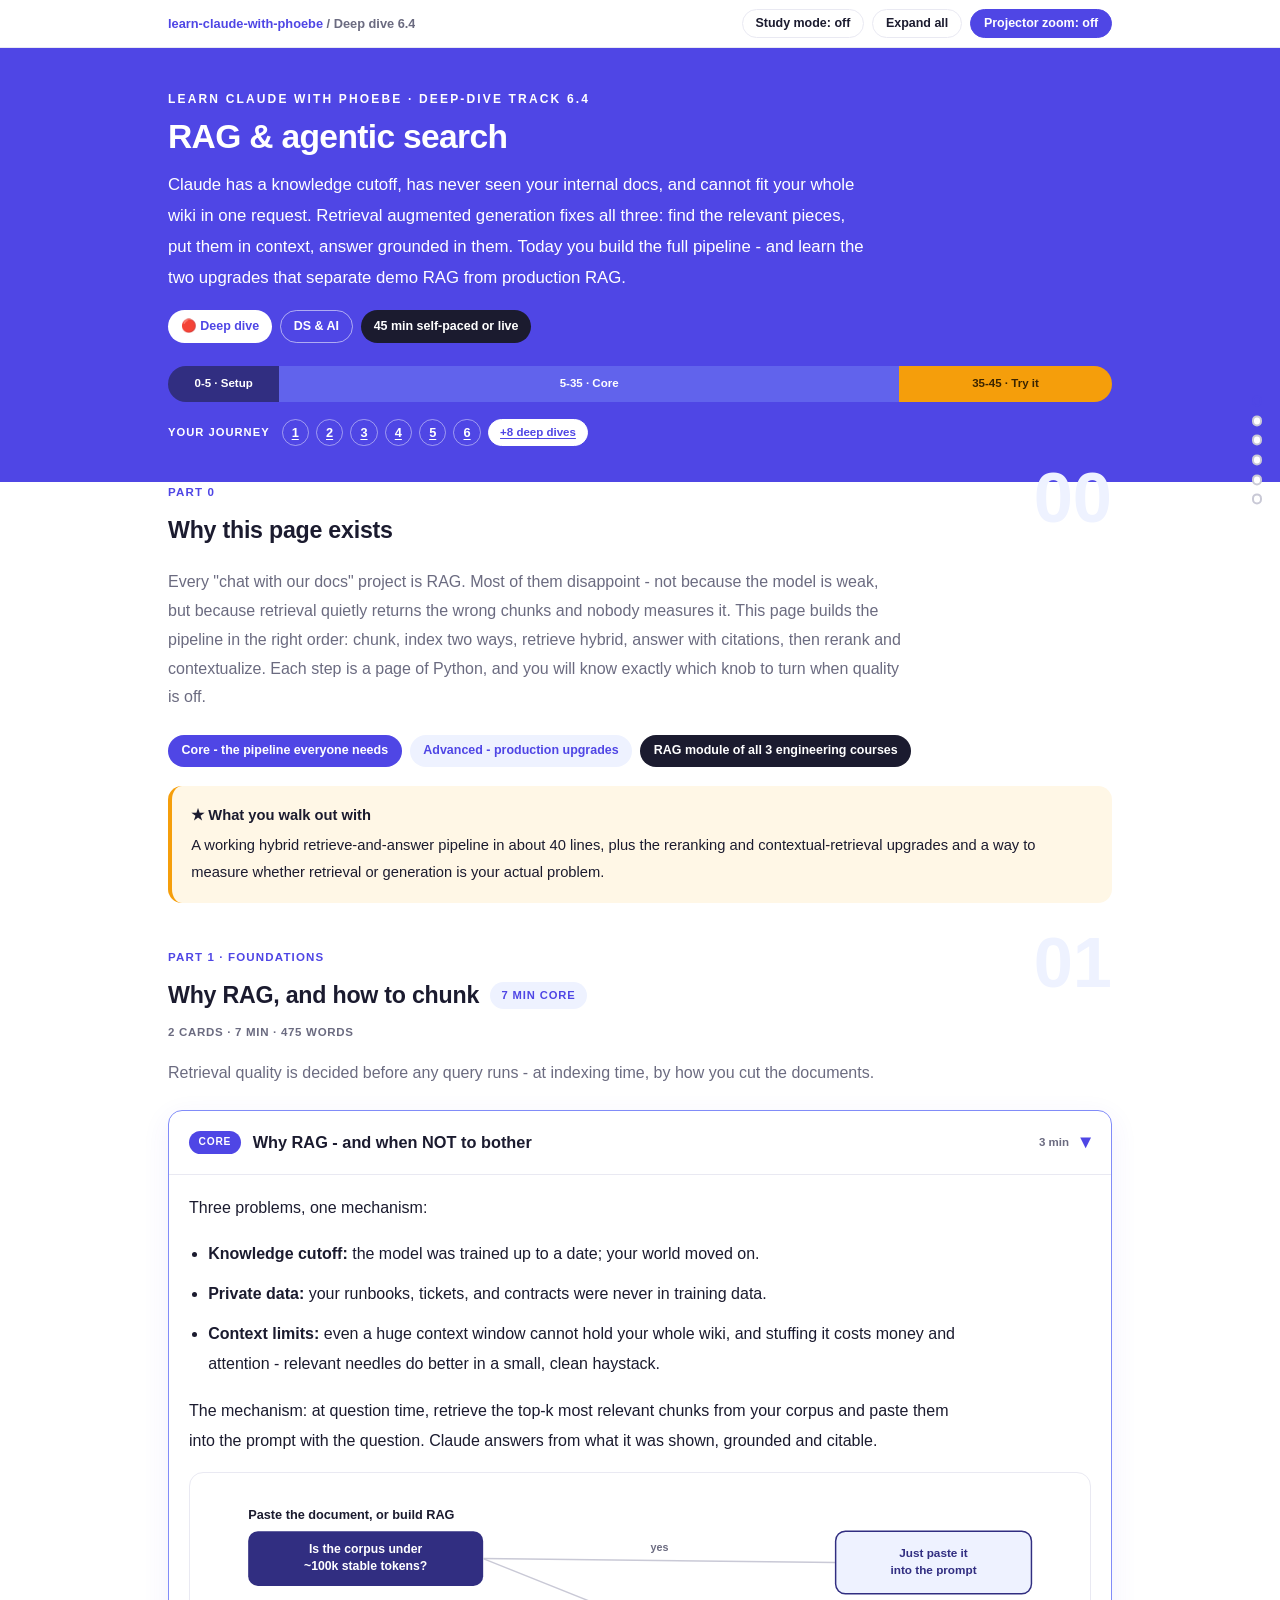
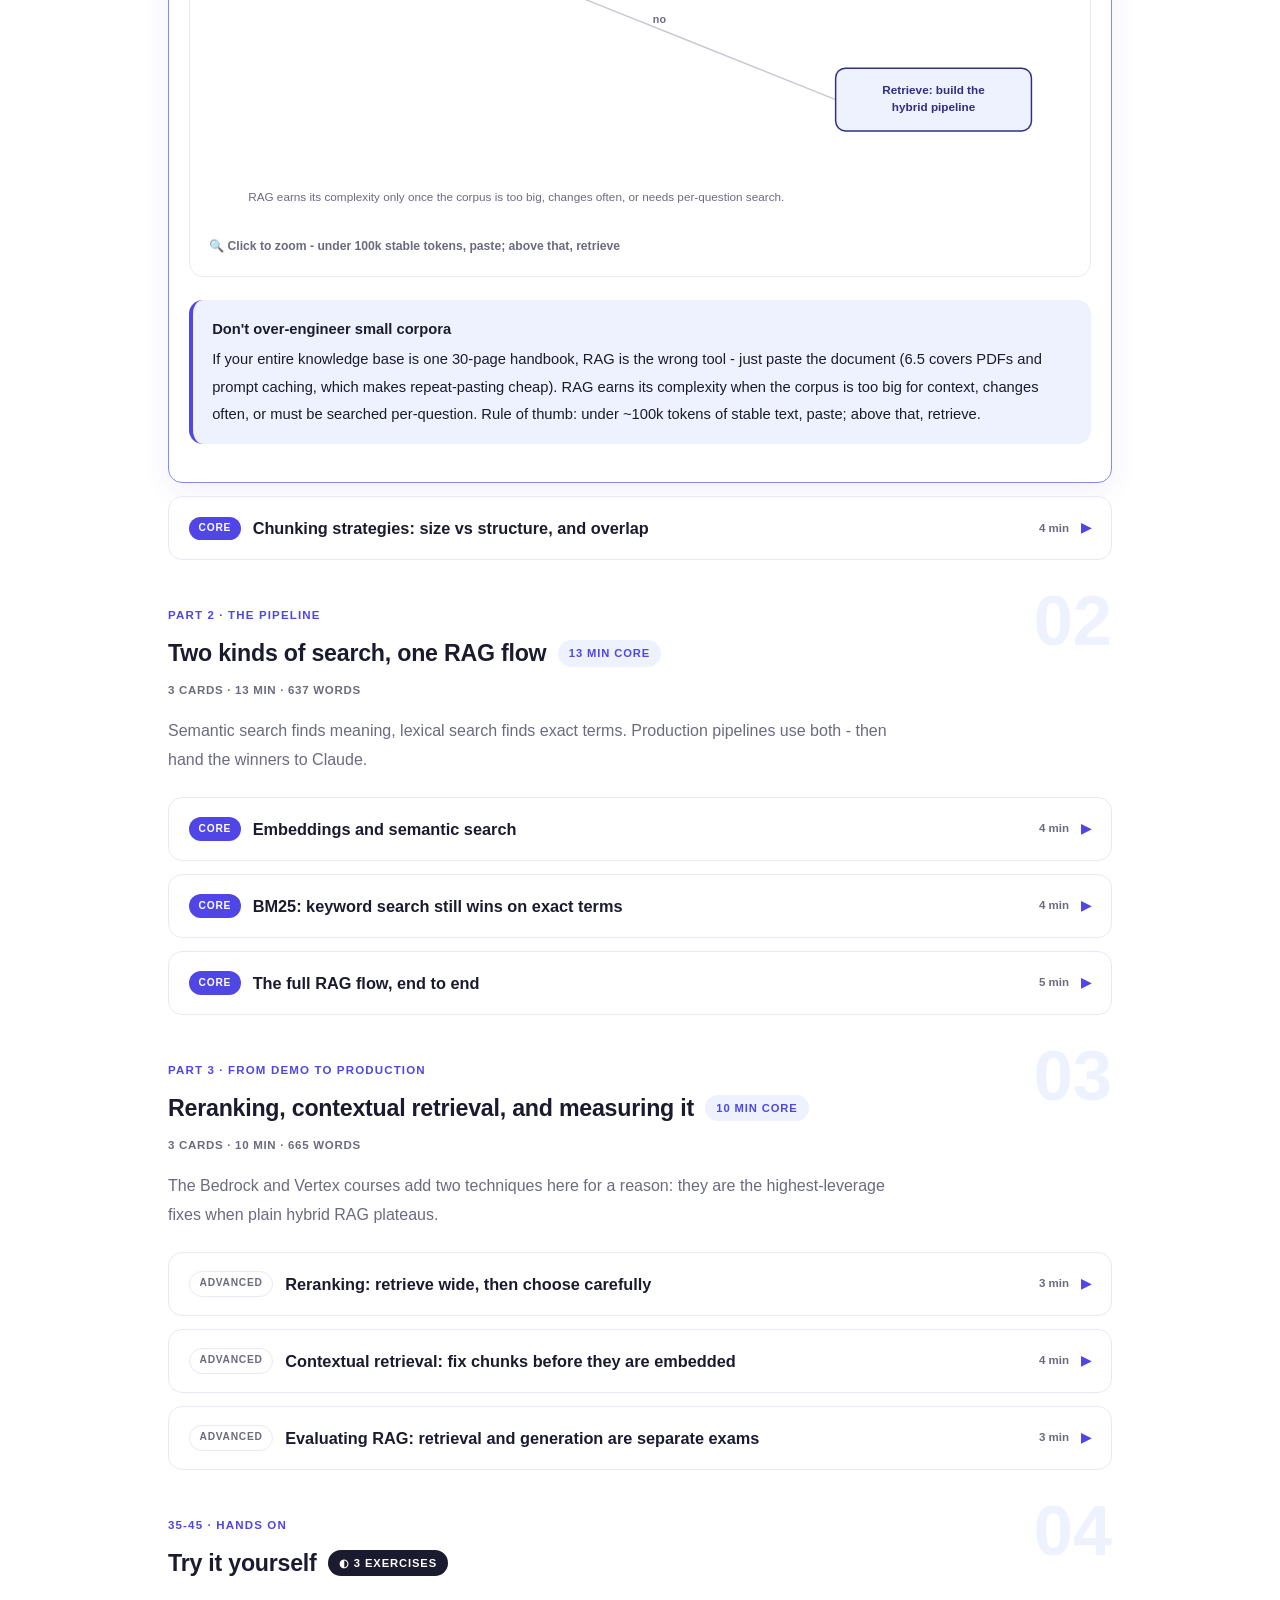
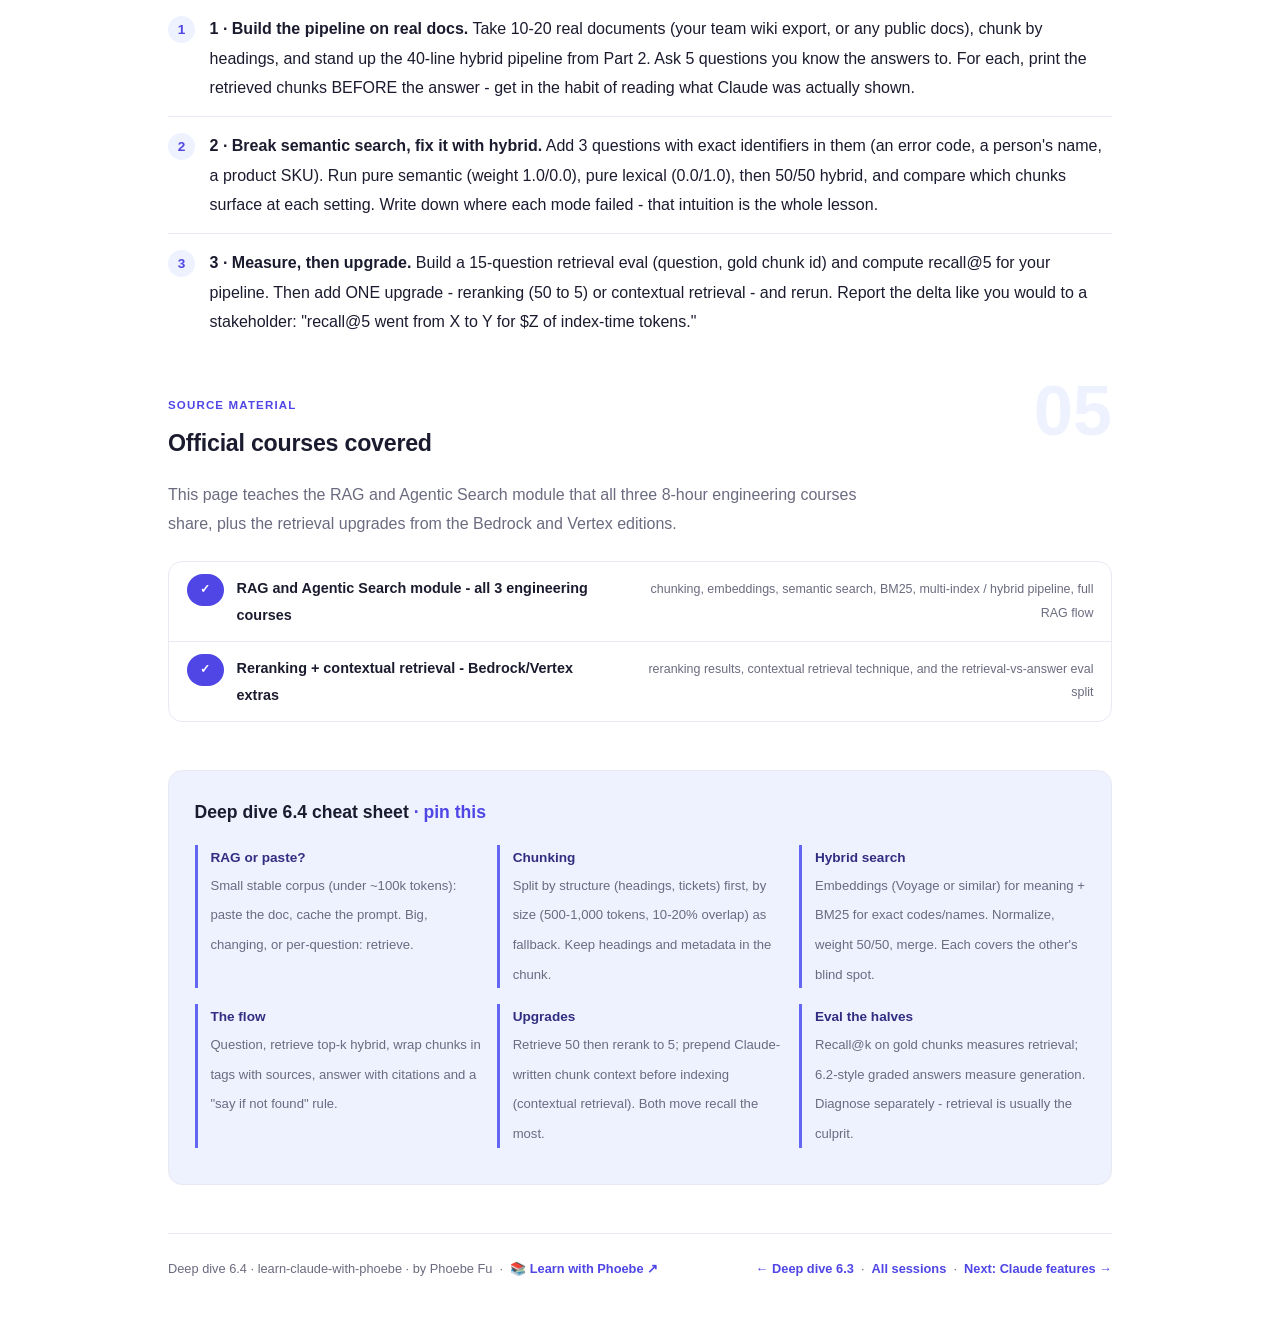
<file: courses/64-rag.html>
<!DOCTYPE html>
<html lang="en">
<head>
<meta charset="UTF-8">
<meta name="viewport" content="width=device-width, initial-scale=1.0">
<!-- social:start -->
<meta name="description" content="Every &quot;chat with our docs&quot; project is RAG. Most of them disappoint - not because the model is weak, but because retrieval quietly returns the wrong chunks and nobody measures it. This page...">
<meta property="og:type" content="article">
<meta property="og:site_name" content="Learn with Phoebe">
<meta property="og:title" content="RAG &amp; agentic search - learn claude with phoebe">
<meta property="og:description" content="Every &quot;chat with our docs&quot; project is RAG. Most of them disappoint - not because the model is weak, but because retrieval quietly returns the wrong chunks and nobody measures it. This page...">
<meta property="og:url" content="https://phoebefu6.github.io/learn-claude-with-phoebe/courses/64-rag.html">
<meta property="og:image" content="https://phoebefu6.github.io/learn-claude-with-phoebe/assets/og-cover.png">
<meta property="og:image:width" content="1200">
<meta property="og:image:height" content="630">
<meta name="twitter:card" content="summary_large_image">
<meta name="twitter:title" content="RAG &amp; agentic search - learn claude with phoebe">
<meta name="twitter:description" content="Every &quot;chat with our docs&quot; project is RAG. Most of them disappoint - not because the model is weak, but because retrieval quietly returns the wrong chunks and nobody measures it. This page...">
<meta name="twitter:image" content="https://phoebefu6.github.io/learn-claude-with-phoebe/assets/og-cover.png">
<!-- social:end -->
<title>Deep dive 6.4 · RAG &amp; agentic search - learn claude with phoebe</title>
<link rel="stylesheet" href="../assets/style.css?v=37">
</head>
<body>

<div class="toolbar">
  <div class="wrap">
    <span class="crumb"><a href="../index.html">learn-claude-with-phoebe</a> / Deep dive 6.4</span>
    <button class="btn" id="toggle-all" type="button">Expand all</button>
    <button class="btn primary" id="zoom-toggle" type="button">Projector zoom: off</button>
  </div>
</div>

<header class="masthead">
  <div class="wrap">
    <div class="eyebrow">Learn Claude with Phoebe · Deep-dive track 6.4</div>
    <h1>RAG &amp; <span class="accent">agentic search</span></h1>
    <p class="sub">Claude has a knowledge cutoff, has never seen your internal docs, and cannot fit your whole wiki in one request. Retrieval augmented generation fixes all three: find the relevant pieces, put them in context, answer grounded in them. Today you build the full pipeline - and learn the two upgrades that separate demo RAG from production RAG.</p>
    <div class="chip-row">
      <span class="chip level">🔴 Deep dive</span>
      <span class="chip audience">DS &amp; AI</span>
      <span class="chip time">45 min self-paced or live</span>
    </div>
    <div class="agenda">
      <span class="a1" style="flex:1">0-5 · Setup</span>
      <span class="a2" style="flex:6">5-35 · Core</span>
      <span class="a3" style="flex:2">35-45 · Try it</span>
    </div>
  </div>
</header>

<main class="wrap">

  <!-- ============ INTRO ============ -->
  <section class="section" id="intro">
    <div class="section-kicker">
      <span class="klabel">Part 0</span>
      <h2>Why this page exists</h2>
    </div>
    <p class="lede">Every "chat with our docs" project is RAG. Most of them disappoint - not because the model is weak, but because retrieval quietly returns the wrong chunks and nobody measures it. This page builds the pipeline in the right order: chunk, index two ways, retrieve hybrid, answer with citations, then rerank and contextualize. Each step is a page of Python, and you will know exactly which knob to turn when quality is off.</p>
    <div class="legend">
      <span class="pill solid">Core - the pipeline everyone needs</span>
      <span class="pill light">Advanced - production upgrades</span>
      <span class="pill inkpill">RAG module of all 3 engineering courses</span>
    </div>
    <div class="callout win">
      <strong>★ What you walk out with</strong>
      A working hybrid retrieve-and-answer pipeline in about 40 lines, plus the reranking and contextual-retrieval upgrades and a way to measure whether retrieval or generation is your actual problem.
    </div>
  </section>

  <!-- ============ PART 1: WHY + CHUNKING ============ -->
  <section class="section" id="foundations">
    <div class="section-kicker">
      <span class="klabel">Part 1 · foundations</span>
      <h2>Why RAG, and how to chunk <span class="tag concept">7 min core</span></h2>
    </div>
    <p class="lede">Retrieval quality is decided before any query runs - at indexing time, by how you cut the documents.</p>

    <details class="card" open>
      <summary><span class="mode live">Core</span>Why RAG - and when NOT to bother<span class="mini">3 min</span><span class="caret">▶</span></summary>
      <div class="body">
        <p>Three problems, one mechanism:</p>
        <ul>
          <li><strong>Knowledge cutoff:</strong> the model was trained up to a date; your world moved on.</li>
          <li><strong>Private data:</strong> your runbooks, tickets, and contracts were never in training data.</li>
          <li><strong>Context limits:</strong> even a huge context window cannot hold your whole wiki, and stuffing it costs money and attention - relevant needles do better in a small, clean haystack.</li>
        </ul>
        <p>The mechanism: at question time, retrieve the top-k most relevant chunks from your corpus and paste them into the prompt with the question. Claude answers from what it was shown, grounded and citable.</p>
<figure class="zoomable">
  <svg viewBox="0 0 880 340" xmlns="http://www.w3.org/2000/svg" role="img" aria-label="A decision tree showing that a stable corpus under about 100000 tokens should simply be pasted into the prompt, while a larger, frequently changing, or per-question corpus should go through a retrieval pipeline.">
    <style>
      .ptrT { font: 700 13px Inter, sans-serif; fill: #1B1B2F; }
      .ptrQ { font: 700 12.5px Inter, sans-serif; fill: #FFFFFF; }
      .ptrO { font: 700 12px Inter, sans-serif; fill: #312E81; }
      .ptrE { font: 600 11px Inter, sans-serif; fill: #6B6B80; }
      .ptrN { font: 400 12px Inter, sans-serif; fill: #6B6B80; }
    </style>
    <rect x="0" y="0" width="880" height="340" fill="#FFFFFF"/>
    <text class="ptrT" x="40" y="28">Paste the document, or build RAG</text>
    <rect x="40" y="40" width="240" height="56" rx="10" fill="#312E81"/>
    <text class="ptrQ" x="160" y="62" text-anchor="middle">Is the corpus under</text>
    <text class="ptrQ" x="160" y="80" text-anchor="middle">~100k stable tokens?</text>
    <line x1="280" y1="68" x2="640" y2="72" stroke="#C9C9D6" stroke-width="1.5"/>
    <line x1="280" y1="68" x2="640" y2="212" stroke="#C9C9D6" stroke-width="1.5"/>
    <text class="ptrE" x="460" y="60" text-anchor="middle">yes</text>
    <text class="ptrE" x="460" y="134" text-anchor="middle">no</text>
    <rect x="640" y="40" width="200" height="64" rx="10" fill="#EEF2FF" stroke="#312E81" stroke-width="1.5"/>
    <text class="ptrO" x="740" y="66" text-anchor="middle">Just paste it</text>
    <text class="ptrO" x="740" y="84" text-anchor="middle">into the prompt</text>
    <rect x="640" y="180" width="200" height="64" rx="10" fill="#EEF2FF" stroke="#312E81" stroke-width="1.5"/>
    <text class="ptrO" x="740" y="206" text-anchor="middle">Retrieve: build the</text>
    <text class="ptrO" x="740" y="224" text-anchor="middle">hybrid pipeline</text>
    <text class="ptrN" x="40" y="316">RAG earns its complexity only once the corpus is too big, changes often, or needs per-question search.</text>
  </svg>
  <figcaption>🔍 Click to zoom - under 100k stable tokens, paste; above that, retrieve</figcaption>
</figure>

        <div class="callout tip">
          <strong>Don't over-engineer small corpora</strong>
          If your entire knowledge base is one 30-page handbook, RAG is the wrong tool - just paste the document (6.5 covers PDFs and prompt caching, which makes repeat-pasting cheap). RAG earns its complexity when the corpus is too big for context, changes often, or must be searched per-question. Rule of thumb: under ~100k tokens of stable text, paste; above that, retrieve.
        </div>
      </div>
    </details>

    <details class="card">
      <summary><span class="mode live">Core</span>Chunking strategies: size vs structure, and overlap<span class="mini">4 min</span><span class="caret">▶</span></summary>
      <div class="body">
        <p>A chunk is the unit of retrieval: too small and it lacks the context to be understood, too big and one relevant sentence drags in a page of noise. Two families:</p>
        <ul>
          <li><strong>By size:</strong> cut every N characters or tokens (typically 500-1,000 tokens) with 10-20% overlap so a sentence straddling a boundary survives in at least one chunk. Dumb, robust, works on anything.</li>
          <li><strong>By structure:</strong> split on headings, paragraphs, or sections, so each chunk is a semantically complete unit. Better retrieval when documents HAVE structure - and yours mostly do.</li>
        </ul>
        <table class="clean">
          <thead><tr><th>Your corpus</th><th>Chunking that works</th><th>Watch out for</th></tr></thead>
          <tbody>
            <tr><td>Docs / wiki / runbooks</td><td>By heading (H2/H3 sections), fall back to size for monster sections</td><td>Keep the heading text IN the chunk - it is the best retrieval signal you have</td></tr>
            <tr><td>Support tickets / emails</td><td>One ticket (or one thread) = one chunk; split only huge threads</td><td>Do not merge tickets - cross-ticket chunks retrieve garbage</td></tr>
            <tr><td>Tables / CSVs</td><td>One row group or logical slice per chunk, headers repeated in every chunk</td><td>A table split mid-row without headers is unreadable to the model too</td></tr>
          </tbody>
        </table>
        <p>Store metadata with every chunk - source document, section title, URL - as a dict like <code>{"text": ..., "source": ..., "section": ...}</code>. You will need it for citations in Part 2 and for contextual retrieval in Part 3.</p>
      </div>
    </details>
  </section>

  <!-- ============ PART 2: RETRIEVAL + THE FLOW ============ -->
  <section class="section" id="retrieval">
    <div class="section-kicker">
      <span class="klabel">Part 2 · the pipeline</span>
      <h2>Two kinds of search, one RAG flow <span class="tag concept">13 min core</span></h2>
    </div>
    <p class="lede">Semantic search finds meaning, lexical search finds exact terms. Production pipelines use both - then hand the winners to Claude.</p>

    <details class="card">
      <summary><span class="mode live">Core</span>Embeddings and semantic search<span class="mini">4 min</span><span class="caret">▶</span></summary>
      <div class="body">
        <p>An embedding maps a text to a vector such that similar meanings land close together. Search = embed the query, embed the chunks (once, at index time), rank by cosine similarity. Anthropic does not ship an embeddings endpoint - it recommends external providers, and Voyage AI is the usual pick (any embedding provider slots in the same way).</p>
        <div class="prompt-box good"><span class="label">★ Embed and retrieve (minimal)</span>import numpy as np
import voyageai

vo = voyageai.Client()  # uses VOYAGE_API_KEY

texts = [c["text"] for c in chunks]
doc_emb = np.array(
    vo.embed(texts, model="voyage-3", input_type="document").embeddings
)

def semantic_search(question, k=3):
    q = np.array(
        vo.embed([question], model="voyage-3", input_type="query").embeddings[0]
    )
    sims = doc_emb @ q / (np.linalg.norm(doc_emb, axis=1) * np.linalg.norm(q))
    return [chunks[i] for i in sims.argsort()[::-1][:k]]</div>
        <ul>
          <li><strong>This IS a vector store</strong> for corpora up to tens of thousands of chunks - a numpy matrix and a dot product. Reach for a real vector database (pgvector, Qdrant, Chroma) when you need persistence, filters, or millions of vectors, not before.</li>
          <li><strong>input_type matters:</strong> Voyage embeds queries and documents slightly differently for better matching - pass it.</li>
          <li><strong>Embed once, cache forever:</strong> chunks only need re-embedding when they change. Store vectors next to the chunks.</li>
        </ul>
      </div>
    </details>

    <details class="card">
      <summary><span class="mode live">Core</span>BM25: keyword search still wins on exact terms<span class="mini">4 min</span><span class="caret">▶</span></summary>
      <div class="body">
        <p>Ask "what does error E-4102 mean?" and semantic search shrugs - <code>E-4102</code> has no meaning to embed. BM25, the classic lexical algorithm behind decades of search engines, nails it: it rewards exact token matches, weighted by rarity. Product codes, error IDs, people's names, SKUs, legal clause numbers - lexical territory, all of it.</p>
        <div class="prompt-box good"><span class="label">★ BM25 in four lines</span>from rank_bm25 import BM25Okapi

tokenized = [c["text"].lower().split() for c in chunks]
bm25 = BM25Okapi(tokenized)

def lexical_scores(question):
    return bm25.get_scores(question.lower().split())</div>
        <p><strong>Hybrid search</strong> runs both indexes and merges: normalize each score list, take a weighted sum (start 50/50), rank by the combined score. That is the "multi-index pipeline" from the official module - two indexes over the same chunks, one merged ranking. Semantic catches paraphrases ("staff offboarding" finds "employee exit process"), lexical catches identifiers, and each covers the other's blind spot.</p>
      </div>
    </details>

    <details class="card">
      <summary><span class="mode live">Core</span>The full RAG flow, end to end<span class="mini">5 min</span><span class="caret">▶</span></summary>
      <div class="body">
        <p>Question in, cited answer out. Everything above, assembled - this is the skeleton to steal:</p>
        <div class="prompt-box good"><span class="label">★ The ~40-line RAG pipeline</span>import anthropic
import numpy as np
import voyageai
from rank_bm25 import BM25Okapi

client = anthropic.Anthropic()
vo = voyageai.Client()

# ---- index once ----
chunks = chunk_documents(load_docs())   # [{"text": ..., "source": ...}, ...]
texts = [c["text"] for c in chunks]
doc_emb = np.array(
    vo.embed(texts, model="voyage-3", input_type="document").embeddings
)
bm25 = BM25Okapi([t.lower().split() for t in texts])

# ---- retrieve (hybrid) ----
def retrieve(question, k=5):
    q = np.array(
        vo.embed([question], model="voyage-3", input_type="query").embeddings[0]
    )
    sem = doc_emb @ q / (np.linalg.norm(doc_emb, axis=1) * np.linalg.norm(q))
    lex = bm25.get_scores(question.lower().split())
    sem = (sem - sem.min()) / (sem.max() - sem.min() + 1e-9)
    lex = (lex - lex.min()) / (lex.max() - lex.min() + 1e-9)
    combined = 0.5 * sem + 0.5 * lex
    return [chunks[i] for i in combined.argsort()[::-1][:k]]

# ---- answer with citations ----
def answer(question):
    hits = retrieve(question)
    context = "\n\n".join(
        f'&lt;chunk source="{c["source"]}"&gt;\n{c["text"]}\n&lt;/chunk&gt;'
        for c in hits
    )
    msg = client.messages.create(
        model="claude-sonnet-5",
        max_tokens=1024,
        system=(
            "Answer using ONLY the provided chunks. Cite the source of every "
            "claim in brackets, like [handbook.md]. If the chunks do not "
            "contain the answer, say you could not find it - do not guess."
        ),
        messages=[
            {"role": "user", "content": f"{context}\n\nQuestion: {question}"}
        ],
    )
    return msg.content[0].text

print(answer("What is our laptop refresh policy?"))</div>
        <ul>
          <li><strong>XML-style tags around chunks</strong> (6.2's lesson applied): Claude reliably distinguishes retrieved material from the question, and the source attribute enables citations.</li>
          <li><strong>The "say you could not find it" line is load-bearing.</strong> Without it, Claude answers from training data when retrieval misses - the classic RAG hallucination, and it looks exactly like a correct answer.</li>
          <li><strong>Agentic search</strong> is this flow with the loop from 6.3: expose <code>retrieve</code> as a tool and Claude decides when to search, reads the results, and searches again with a reformulated query if they are weak. Ten extra lines, noticeably better on vague questions.</li>
        </ul>
      </div>
    </details>
  </section>

  <!-- ============ PART 3: PRODUCTION UPGRADES ============ -->
  <section class="section" id="upgrades">
    <div class="section-kicker">
      <span class="klabel">Part 3 · from demo to production</span>
      <h2>Reranking, contextual retrieval, and measuring it <span class="tag concept">10 min core</span></h2>
    </div>
    <p class="lede">The Bedrock and Vertex courses add two techniques here for a reason: they are the highest-leverage fixes when plain hybrid RAG plateaus.</p>

    <details class="card">
      <summary><span class="mode self">Advanced</span>Reranking: retrieve wide, then choose carefully<span class="mini">3 min</span><span class="caret">▶</span></summary>
      <div class="body">
        <p>Fast retrieval is approximate - the right chunk is usually in the top 50 but not always in the top 5. So retrieve wide and cheap, then let a slower, smarter model re-score the candidates against the question and keep the best few. A dedicated reranker (Voyage <code>rerank-2</code>, Cohere Rerank) is fastest; Claude itself works fine as the judge:</p>
        <div class="prompt-box good"><span class="label">★ Rerank 50 down to 5 with Claude as judge</span>def rerank(question, candidates, keep=5):
    scored = []
    for c in candidates:                      # candidates = retrieve(question, k=50)
        msg = client.messages.create(
            model="claude-haiku-4-5",         # small + cheap is plenty here
            max_tokens=4,
            system=(
                "Rate 0-10 how useful this chunk is for answering the "
                "question. Reply with the number only."
            ),
            messages=[
                {
                    "role": "user",
                    "content": f"Question: {question}\n\nChunk:\n{c['text']}",
                }
            ],
        )
        scored.append((float(msg.content[0].text.strip()), c))
    scored.sort(key=lambda pair: -pair[0])
    return [c for _, c in scored[:keep]]</div>
        <p>Run the candidate scoring concurrently (or as a 6.3-style batch for offline jobs) - it is 50 independent calls. When latency matters, the dedicated reranker does the same job in one call: <code>vo.rerank(question, documents, model="rerank-2", top_k=5)</code>.</p>
      </div>
    </details>

    <details class="card">
      <summary><span class="mode self">Advanced</span>Contextual retrieval: fix chunks before they are embedded<span class="mini">4 min</span><span class="caret">▶</span></summary>
      <div class="body">
        <p>The quiet failure of chunking: a chunk saying "the fee increases to 3.5% after the first year" embeds fine - but for WHICH product, WHICH contract? The surrounding document knew; the chunk forgot. Anthropic's published fix, contextual retrieval, asks Claude to write a 1-2 sentence situating context for each chunk and prepends it BEFORE embedding and BM25 indexing. Their measurements: substantially fewer retrieval failures (roughly a one-third to one-half reduction, more when combined with reranking).</p>
        <div class="prompt-box good"><span class="label">★ Contextualize each chunk at index time</span>def contextualize(doc_text, chunk_text):
    msg = client.messages.create(
        model="claude-haiku-4-5",
        max_tokens=150,
        messages=[
            {
                "role": "user",
                "content": (
                    f"&lt;document&gt;\n{doc_text}\n&lt;/document&gt;\n\n"
                    "Here is a chunk from that document:\n"
                    f"&lt;chunk&gt;\n{chunk_text}\n&lt;/chunk&gt;\n\n"
                    "Write 1-2 sentences situating this chunk within the "
                    "document, to improve search retrieval of the chunk. "
                    "Reply with the context only."
                ),
            }
        ],
    )
    return msg.content[0].text + "\n\n" + chunk_text

chunks = [
    {**c, "text": contextualize(doc_text_for(c), c["text"])} for c in raw_chunks
]  # then embed + BM25-index the contextualized text as usual</div>
        <p>It costs one small-model call per chunk, once, at index time - and prompt caching (6.5) makes it cheap, since every chunk of the same document reuses the cached <code>doc_text</code>. Index-time spend for query-time quality is almost always a good trade.</p>
      </div>
    </details>

    <details class="card">
      <summary><span class="mode self">Advanced</span>Evaluating RAG: retrieval and generation are separate exams<span class="mini">3 min</span><span class="caret">▶</span></summary>
      <div class="body">
        <p>"The answers are bad" has two different diagnoses, and 6.2's eval discipline applies to each separately:</p>
        <ul>
          <li><strong>Retrieval metrics:</strong> for each test question, did the chunk containing the answer surface in the top k? Build 20-30 question-to-gold-chunk pairs and compute recall@k. No API calls needed, runs in seconds - this is where most failures live, and where chunking, hybrid weights, reranking, and contextual retrieval all show up as measurable deltas.</li>
          <li><strong>Answer metrics:</strong> GIVEN the right chunks in context, is the answer correct, cited, and faithful? Grade with the model-based grader from 6.2. Failures here mean prompt work, not retrieval work.</li>
        </ul>
        <div class="callout example">
          <span class="ex-pill">Real world</span>
          <p>A team's docs-bot gave wrong answers on 30% of pilot questions and everyone blamed the model. A 25-question retrieval eval took an afternoon and showed recall@5 was 52% - the model never saw the right text. Structure-aware chunking took it to 70%, contextual retrieval to 88%, and answer accuracy followed almost one-for-one. Nobody touched the answering prompt. Measure retrieval first; it is usually the culprit and always the cheaper fix.</p>
<figure class="zoomable">
  <svg viewBox="0 0 880 300" xmlns="http://www.w3.org/2000/svg" role="img" aria-label="A bar chart showing recall at k equals 5 rising from 52 percent at baseline, to 70 percent after structure-aware chunking, to 88 percent after adding contextual retrieval, in a 25-question retrieval evaluation.">
    <style>
      .rcpT { font: 700 13px Inter, sans-serif; fill: #1B1B2F; }
      .rcpL { font: 600 12px Inter, sans-serif; fill: #1B1B2F; text-anchor: end; }
      .rcpV { font: 700 12px Inter, sans-serif; fill: #FFFFFF; }
      .rcpN { font: 400 12px Inter, sans-serif; fill: #6B6B80; }
    </style>
    <rect x="0" y="0" width="880" height="300" fill="#FFFFFF"/>
    <text class="rcpT" x="40" y="28">Recall at k=5 after each retrieval upgrade</text>
    <text class="rcpL" x="240" y="90">Baseline (no upgrades)</text>
    <rect x="260" y="70" width="250" height="30" rx="4" fill="#6B6B80"/>
    <text class="rcpV" x="272" y="90">52%</text>
    <text class="rcpL" x="240" y="142">+ structure chunking</text>
    <rect x="260" y="122" width="336" height="30" rx="4" fill="#818CF8"/>
    <text class="rcpV" x="272" y="142">70%</text>
    <text class="rcpL" x="240" y="194">+ contextual retrieval</text>
    <rect x="260" y="174" width="422" height="30" rx="4" fill="#4F46E5"/>
    <text class="rcpV" x="272" y="194">88%</text>
    <text class="rcpN" x="40" y="276">Recall at k=5 (%): the share of questions where the right chunk was actually retrieved.</text>
  </svg>
  <figcaption>🔍 Click to zoom - structure-aware chunking and contextual retrieval nearly closed the gap</figcaption>
</figure>

        </div>
        <div class="callout tip">
          <strong>One knob at a time</strong>
          Change chunking OR hybrid weights OR reranking, rerun the retrieval eval, log the delta. RAG has enough moving parts that untracked tweaking is indistinguishable from superstition.
        </div>
      </div>
    </details>
  </section>

  <!-- ============ TRY IT ============ -->
  <section class="section" id="exercise">
    <div class="section-kicker">
      <span class="klabel">35-45 · hands on</span>
      <h2>Try it yourself <span class="tag exercise">◐ 3 exercises</span></h2>
    </div>
    <div class="steps">
      <div class="step"><p><strong>1 · Build the pipeline on real docs.</strong> Take 10-20 real documents (your team wiki export, or any public docs), chunk by headings, and stand up the 40-line hybrid pipeline from Part 2. Ask 5 questions you know the answers to. For each, print the retrieved chunks BEFORE the answer - get in the habit of reading what Claude was actually shown.</p></div>
      <div class="step"><p><strong>2 · Break semantic search, fix it with hybrid.</strong> Add 3 questions with exact identifiers in them (an error code, a person's name, a product SKU). Run pure semantic (weight 1.0/0.0), pure lexical (0.0/1.0), then 50/50 hybrid, and compare which chunks surface at each setting. Write down where each mode failed - that intuition is the whole lesson.</p></div>
      <div class="step"><p><strong>3 · Measure, then upgrade.</strong> Build a 15-question retrieval eval (question, gold chunk id) and compute recall@5 for your pipeline. Then add ONE upgrade - reranking (50 to 5) or contextual retrieval - and rerun. Report the delta like you would to a stakeholder: "recall@5 went from X to Y for $Z of index-time tokens."</p></div>
    </div>
  </section>

  <!-- ============ OFFICIAL COURSES ============ -->
  <section class="section" id="official">
    <div class="section-kicker">
      <span class="klabel">Source material</span>
      <h2>Official courses covered</h2>
    </div>
    <p class="lede">This page teaches the RAG and Agentic Search module that all three 8-hour engineering courses share, plus the retrieval upgrades from the Bedrock and Vertex editions.</p>
    <div class="covered">
      <div class="covered-row"><span class="status pill solid">✓</span><span class="name">RAG and Agentic Search module - all 3 engineering courses</span><span class="note">chunking, embeddings, semantic search, BM25, multi-index / hybrid pipeline, full RAG flow</span></div>
      <div class="covered-row"><span class="status pill solid">✓</span><span class="name">Reranking + contextual retrieval - Bedrock/Vertex extras</span><span class="note">reranking results, contextual retrieval technique, and the retrieval-vs-answer eval split</span></div>
    </div>
  </section>

  <!-- ============ CHEAT SHEET ============ -->
  <section class="cheat" id="cheatsheet">
    <h3>Deep dive 6.4 cheat sheet <span>· pin this</span></h3>
    <div class="grid-2">
      <div class="cheat-item"><b>RAG or paste?</b><span>Small stable corpus (under ~100k tokens): paste the doc, cache the prompt. Big, changing, or per-question: retrieve.</span></div>
      <div class="cheat-item"><b>Chunking</b><span>Split by structure (headings, tickets) first, by size (500-1,000 tokens, 10-20% overlap) as fallback. Keep headings and metadata in the chunk.</span></div>
      <div class="cheat-item"><b>Hybrid search</b><span>Embeddings (Voyage or similar) for meaning + BM25 for exact codes/names. Normalize, weight 50/50, merge. Each covers the other's blind spot.</span></div>
      <div class="cheat-item"><b>The flow</b><span>Question, retrieve top-k hybrid, wrap chunks in tags with sources, answer with citations and a "say if not found" rule.</span></div>
      <div class="cheat-item"><b>Upgrades</b><span>Retrieve 50 then rerank to 5; prepend Claude-written chunk context before indexing (contextual retrieval). Both move recall the most.</span></div>
      <div class="cheat-item"><b>Eval the halves</b><span>Recall@k on gold chunks measures retrieval; 6.2-style graded answers measure generation. Diagnose separately - retrieval is usually the culprit.</span></div>
    </div>
  </section>

  <footer class="pagefoot">
    <span>Deep dive 6.4 · learn-claude-with-phoebe · by Phoebe Fu &nbsp;·&nbsp; 📚 <a href="https://phoebefu6.github.io/learn-with-phoebe/">Learn with Phoebe ↗</a></span>
    <span><a href="63-tool-use.html">← Deep dive 6.3</a> &nbsp;·&nbsp; <a href="../index.html">All sessions</a> &nbsp;·&nbsp; <a href="65-features.html">Next: Claude features →</a></span>
  </footer>

</main>

<script src="../assets/app.js?v=36"></script>
</body>
</html>
</file>
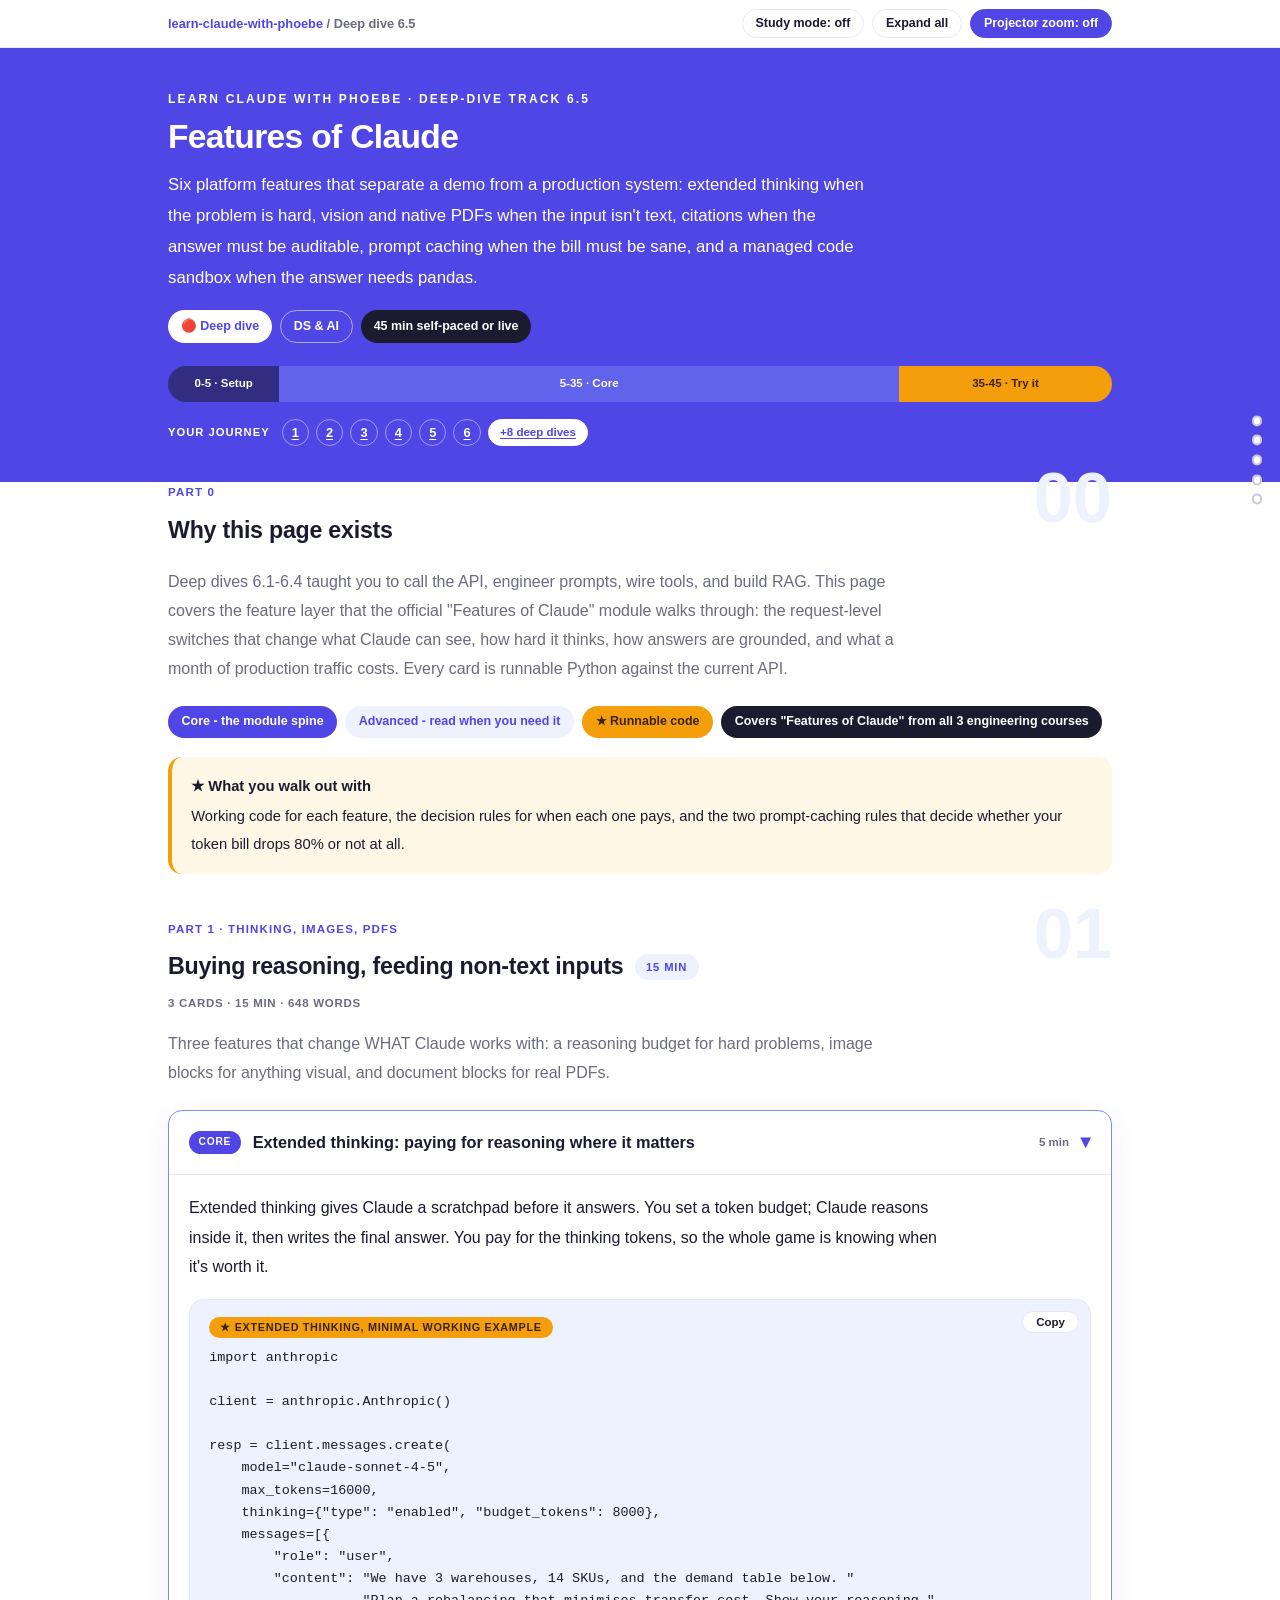
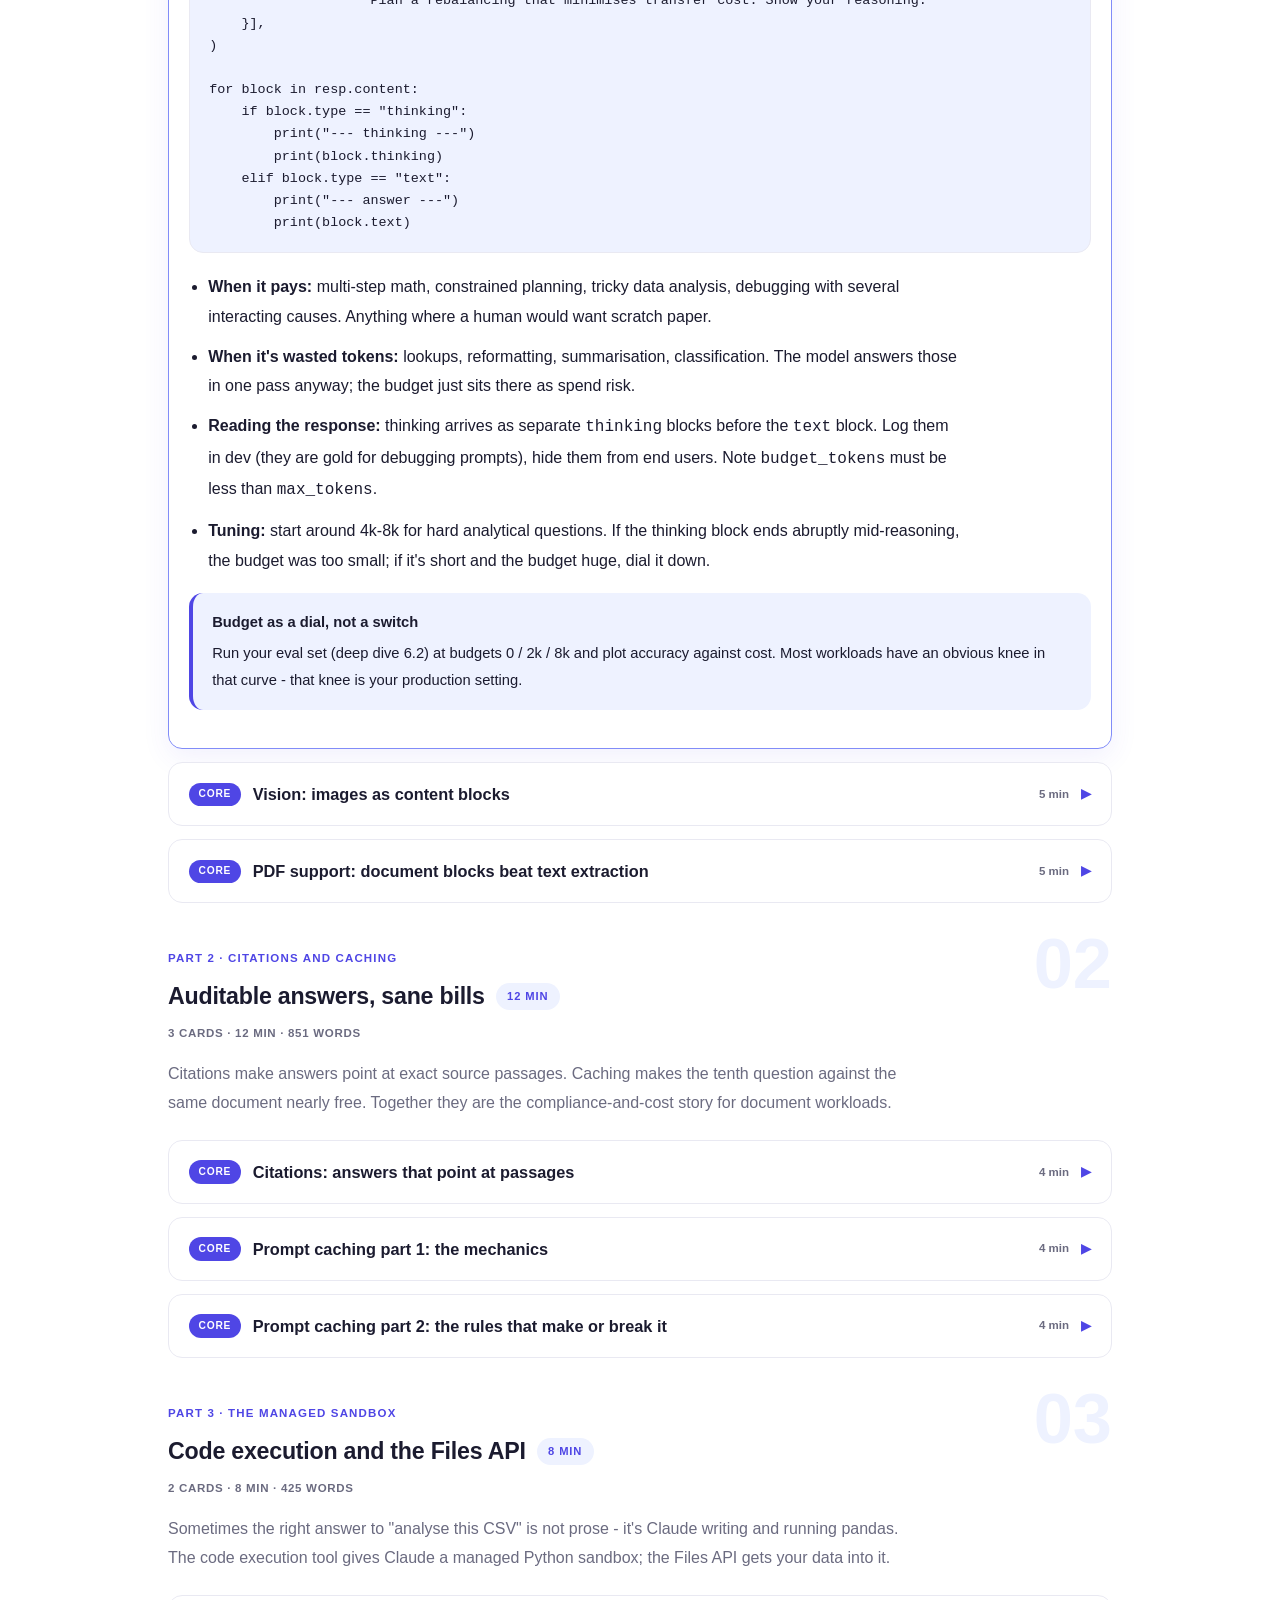
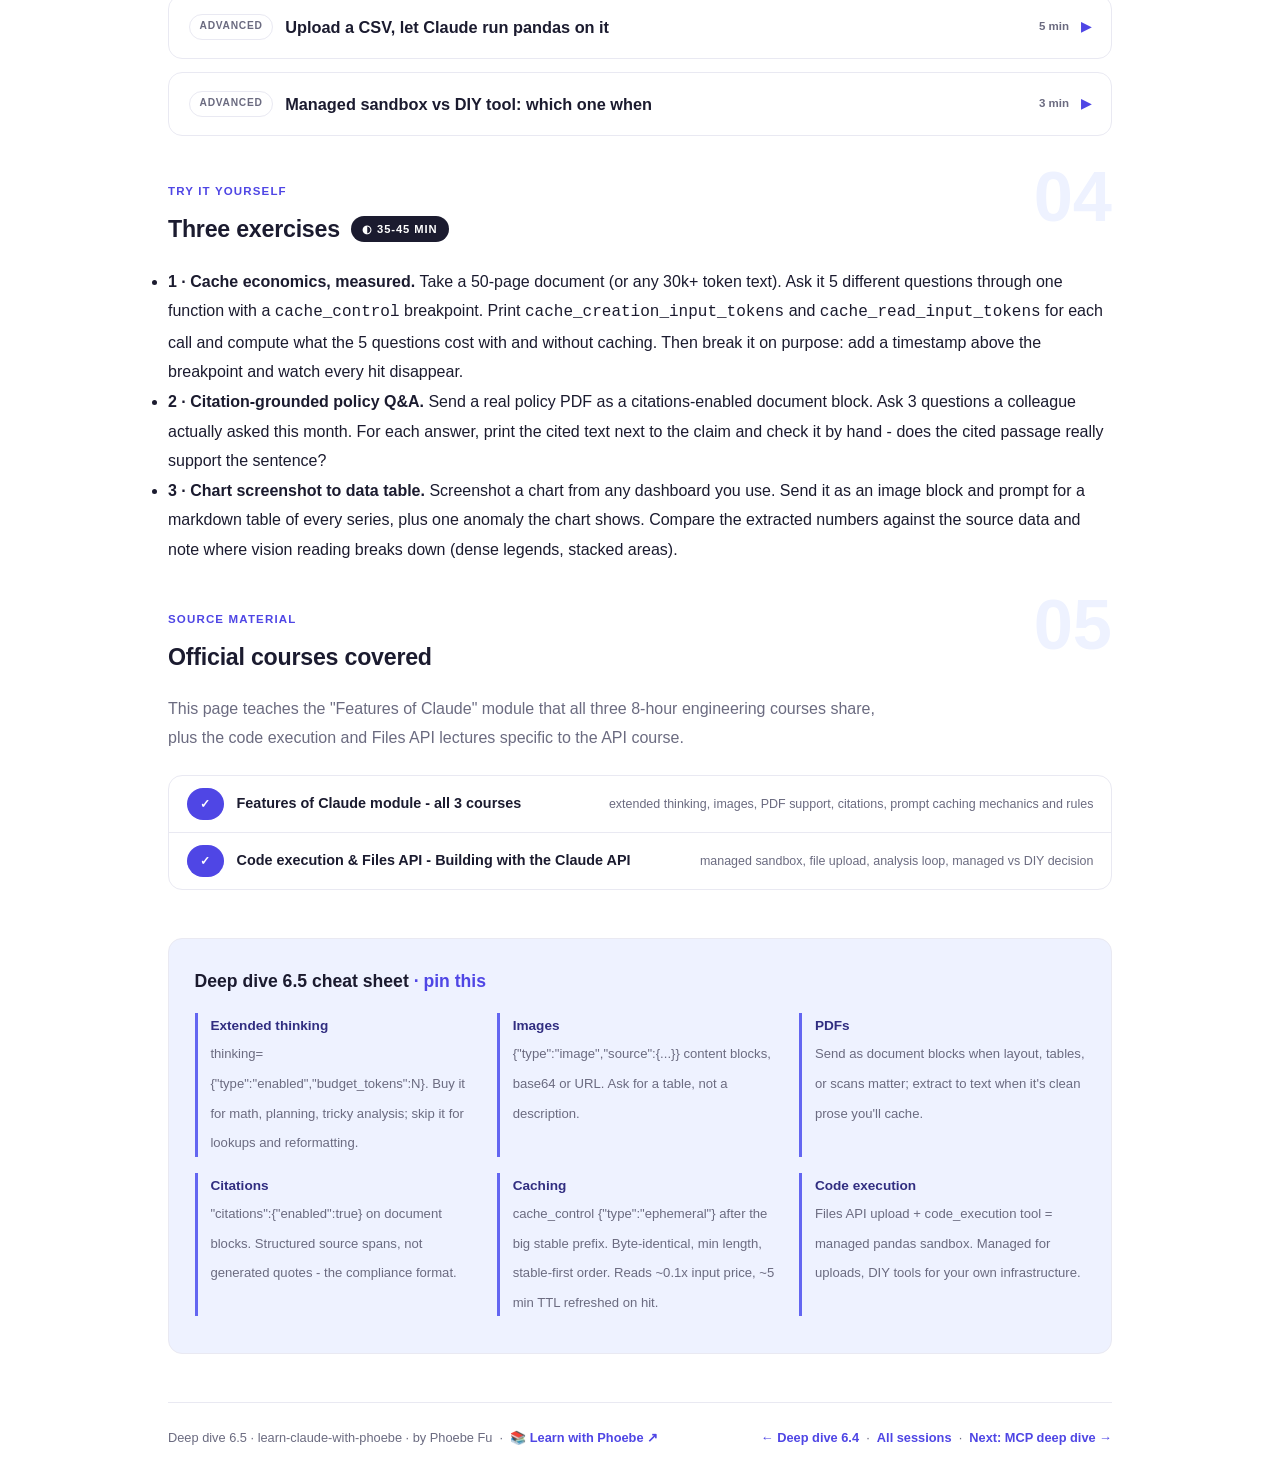
<file: courses/65-features.html>
<!DOCTYPE html>
<html lang="en">
<head>
<meta charset="UTF-8">
<meta name="viewport" content="width=device-width, initial-scale=1.0">
<!-- social:start -->
<meta name="description" content="Deep dives 6.1-6.4 taught you to call the API, engineer prompts, wire tools, and build RAG. This page covers the feature layer that the official &quot;Features of Claude&quot; module walks through...">
<meta property="og:type" content="article">
<meta property="og:site_name" content="Learn with Phoebe">
<meta property="og:title" content="Features of Claude - learn claude with phoebe">
<meta property="og:description" content="Deep dives 6.1-6.4 taught you to call the API, engineer prompts, wire tools, and build RAG. This page covers the feature layer that the official &quot;Features of Claude&quot; module walks through...">
<meta property="og:url" content="https://phoebefu6.github.io/learn-claude-with-phoebe/courses/65-features.html">
<meta property="og:image" content="https://phoebefu6.github.io/learn-claude-with-phoebe/assets/og-cover.png">
<meta property="og:image:width" content="1200">
<meta property="og:image:height" content="630">
<meta name="twitter:card" content="summary_large_image">
<meta name="twitter:title" content="Features of Claude - learn claude with phoebe">
<meta name="twitter:description" content="Deep dives 6.1-6.4 taught you to call the API, engineer prompts, wire tools, and build RAG. This page covers the feature layer that the official &quot;Features of Claude&quot; module walks through...">
<meta name="twitter:image" content="https://phoebefu6.github.io/learn-claude-with-phoebe/assets/og-cover.png">
<!-- social:end -->
<title>Deep dive 6.5 · Features of Claude - learn claude with phoebe</title>
<link rel="stylesheet" href="../assets/style.css?v=37">
</head>
<body>

<div class="toolbar">
  <div class="wrap">
    <span class="crumb"><a href="../index.html">learn-claude-with-phoebe</a> / Deep dive 6.5</span>
    <button class="btn" id="toggle-all" type="button">Expand all</button>
    <button class="btn primary" id="zoom-toggle" type="button">Projector zoom: off</button>
  </div>
</div>

<header class="masthead">
  <div class="wrap">
    <div class="eyebrow">Learn Claude with Phoebe · Deep-dive track 6.5</div>
    <h1>Features of <span class="accent">Claude</span></h1>
    <p class="sub">Six platform features that separate a demo from a production system: extended thinking when the problem is hard, vision and native PDFs when the input isn't text, citations when the answer must be auditable, prompt caching when the bill must be sane, and a managed code sandbox when the answer needs pandas.</p>
    <div class="chip-row">
      <span class="chip level">🔴 Deep dive</span>
      <span class="chip audience">DS &amp; AI</span>
      <span class="chip time">45 min self-paced or live</span>
    </div>
    <div class="agenda">
      <span class="a1" style="flex:1">0-5 · Setup</span>
      <span class="a2" style="flex:6">5-35 · Core</span>
      <span class="a3" style="flex:2">35-45 · Try it</span>
    </div>
  </div>
</header>

<main class="wrap">

  <!-- ============ INTRO ============ -->
  <section class="section" id="intro">
    <div class="section-kicker">
      <span class="klabel">Part 0</span>
      <h2>Why this page exists</h2>
    </div>
    <p class="lede">Deep dives 6.1-6.4 taught you to call the API, engineer prompts, wire tools, and build RAG. This page covers the feature layer that the official "Features of Claude" module walks through: the request-level switches that change what Claude can see, how hard it thinks, how answers are grounded, and what a month of production traffic costs. Every card is runnable Python against the current API.</p>
    <div class="legend">
      <span class="pill solid">Core - the module spine</span>
      <span class="pill light">Advanced - read when you need it</span>
      <span class="pill amber">★ Runnable code</span>
      <span class="pill inkpill">Covers "Features of Claude" from all 3 engineering courses</span>
    </div>
    <div class="callout win">
      <strong>★ What you walk out with</strong>
      Working code for each feature, the decision rules for when each one pays, and the two prompt-caching rules that decide whether your token bill drops 80% or not at all.
    </div>
  </section>

  <!-- ============ PART 1: REASONING AND INPUTS ============ -->
  <section class="section" id="reasoning-inputs">
    <div class="section-kicker">
      <span class="klabel">Part 1 · thinking, images, PDFs</span>
      <h2>Buying reasoning, feeding non-text inputs <span class="tag concept">15 min</span></h2>
    </div>
    <p class="lede">Three features that change WHAT Claude works with: a reasoning budget for hard problems, image blocks for anything visual, and document blocks for real PDFs.</p>

    <details class="card" open>
      <summary><span class="mode live">Core</span>Extended thinking: paying for reasoning where it matters<span class="mini">5 min</span><span class="caret">▶</span></summary>
      <div class="body">
        <p>Extended thinking gives Claude a scratchpad before it answers. You set a token budget; Claude reasons inside it, then writes the final answer. You pay for the thinking tokens, so the whole game is knowing when it's worth it.</p>
        <div class="prompt-box good"><span class="label">★ Extended thinking, minimal working example</span>import anthropic

client = anthropic.Anthropic()

resp = client.messages.create(
    model="claude-sonnet-4-5",
    max_tokens=16000,
    thinking={"type": "enabled", "budget_tokens": 8000},
    messages=[{
        "role": "user",
        "content": "We have 3 warehouses, 14 SKUs, and the demand table below. "
                   "Plan a rebalancing that minimises transfer cost. Show your reasoning."
    }],
)

for block in resp.content:
    if block.type == "thinking":
        print("--- thinking ---")
        print(block.thinking)
    elif block.type == "text":
        print("--- answer ---")
        print(block.text)</div>
        <ul>
          <li><strong>When it pays:</strong> multi-step math, constrained planning, tricky data analysis, debugging with several interacting causes. Anything where a human would want scratch paper.</li>
          <li><strong>When it's wasted tokens:</strong> lookups, reformatting, summarisation, classification. The model answers those in one pass anyway; the budget just sits there as spend risk.</li>
          <li><strong>Reading the response:</strong> thinking arrives as separate <code>thinking</code> blocks before the <code>text</code> block. Log them in dev (they are gold for debugging prompts), hide them from end users. Note <code>budget_tokens</code> must be less than <code>max_tokens</code>.</li>
          <li><strong>Tuning:</strong> start around 4k-8k for hard analytical questions. If the thinking block ends abruptly mid-reasoning, the budget was too small; if it's short and the budget huge, dial it down.</li>
        </ul>
        <div class="callout tip">
          <strong>Budget as a dial, not a switch</strong>
          Run your eval set (deep dive 6.2) at budgets 0 / 2k / 8k and plot accuracy against cost. Most workloads have an obvious knee in that curve - that knee is your production setting.
        </div>
      </div>
    </details>

    <details class="card">
      <summary><span class="mode live">Core</span>Vision: images as content blocks<span class="mini">5 min</span><span class="caret">▶</span></summary>
      <div class="body">
        <p>Images are just another content block in the messages you already know. Two sources: base64 for local files, URL for anything already hosted.</p>
        <div class="prompt-box good"><span class="label">★ Chart reading from a local screenshot</span>import anthropic, base64

client = anthropic.Anthropic()

with open("q2_revenue_chart.png", "rb") as f:
    img_b64 = base64.standard_b64encode(f.read()).decode("utf-8")

resp = client.messages.create(
    model="claude-sonnet-4-5",
    max_tokens=2048,
    messages=[{
        "role": "user",
        "content": [
            {"type": "image",
             "source": {"type": "base64",
                        "media_type": "image/png",
                        "data": img_b64}},
            {"type": "text",
             "text": "Extract every series in this chart as a markdown table, "
                     "then flag any month where the trend reverses."},
        ],
    }],
)
print(resp.content[0].text)

# Hosted image: swap the source for
# {"type": "image", "source": {"type": "url", "url": "https://..."}}</div>
        <ul>
          <li><strong>Chart reading:</strong> dashboards, plots from papers, that PNG a stakeholder pasted into Slack. Claude reads axes, legends, and trends - ask for a table, not a description, and you get data back.</li>
          <li><strong>Screenshot QA:</strong> "does this UI match the spec?" with the screenshot and the spec in the same message. Cheap visual regression review.</li>
          <li><strong>Document photos:</strong> phone photos of receipts, whiteboards, forms. For born-digital PDFs, use the document block in the next card instead - it keeps layout.</li>
          <li><strong>Practical limits:</strong> up to 100 images per request; resize huge images to roughly 1568px on the long edge before encoding, since bigger only burns tokens.</li>
        </ul>
      </div>
    </details>

    <details class="card">
      <summary><span class="mode live">Core</span>PDF support: document blocks beat text extraction<span class="mini">5 min</span><span class="caret">▶</span></summary>
      <div class="body">
        <p>You could run a PDF through an extraction library and paste the text. Native PDF support sends the file itself as a <code>document</code> block, and Claude sees each page as text AND image together.</p>
        <div class="prompt-box good"><span class="label">★ Native PDF question-answering</span>import anthropic, base64

client = anthropic.Anthropic()

with open("vendor_contract.pdf", "rb") as f:
    pdf_b64 = base64.standard_b64encode(f.read()).decode("utf-8")

resp = client.messages.create(
    model="claude-sonnet-4-5",
    max_tokens=2048,
    messages=[{
        "role": "user",
        "content": [
            {"type": "document",
             "source": {"type": "base64",
                        "media_type": "application/pdf",
                        "data": pdf_b64}},
            {"type": "text",
             "text": "List every payment obligation with its due date and the "
                     "clause number it comes from."},
        ],
    }],
)
print(resp.content[0].text)</div>
        <ul>
          <li><strong>When native wins:</strong> layout that carries meaning (two-column reports, forms), tables that extraction mangles, scanned pages where there is no text layer at all, and anything with charts or stamps inside.</li>
          <li><strong>When extraction is fine:</strong> clean single-column born-digital text you'll reuse across many calls - extracted text is cheaper per call and easier to cache.</li>
          <li><strong>Cost model:</strong> each PDF page costs its text tokens plus an image's worth of tokens, so a 100-page contract is a real spend. Cache it (Part 2) if you'll ask more than one question.</li>
        </ul>
      </div>
    </details>
  </section>

  <!-- ============ PART 2: GROUNDING AND COST ============ -->
  <section class="section" id="grounding-cost">
    <div class="section-kicker">
      <span class="klabel">Part 2 · citations and caching</span>
      <h2>Auditable answers, sane bills <span class="tag concept">12 min</span></h2>
    </div>
    <p class="lede">Citations make answers point at exact source passages. Caching makes the tenth question against the same document nearly free. Together they are the compliance-and-cost story for document workloads.</p>

    <details class="card">
      <summary><span class="mode live">Core</span>Citations: answers that point at passages<span class="mini">4 min</span><span class="caret">▶</span></summary>
      <div class="body">
        <p>Enable citations on a document block and every claim in the answer arrives with the exact source span attached - page numbers, character ranges, quoted text. This is the format compliance teams actually accept, because "the model said so" becomes "clause 4.2, page 7 says so".</p>
        <div class="prompt-box good"><span class="label">★ Citation-grounded answers over a policy doc</span>import anthropic

client = anthropic.Anthropic()

policy_text = open("expense_policy.txt").read()

resp = client.messages.create(
    model="claude-sonnet-4-5",
    max_tokens=2048,
    messages=[{
        "role": "user",
        "content": [
            {"type": "document",
             "source": {"type": "text",
                        "media_type": "text/plain",
                        "data": policy_text},
             "title": "Expense policy v3.2",
             "citations": {"enabled": True}},
            {"type": "text",
             "text": "Can I expense a client dinner over $150? Cite the policy."},
        ],
    }],
)

for block in resp.content:
    if block.type == "text":
        print(block.text)
        for c in (block.citations or []):
            print(f'  source: "{c.cited_text[:80]}..."')</div>
        <ul>
          <li><strong>Works on</strong> plain-text documents, PDFs (citations carry page numbers), and pre-chunked custom content. Also on search results returned by your own tools.</li>
          <li><strong>Why it beats "please quote your sources" in the prompt:</strong> cited spans are structured fields extracted from the document, not generated text, so they can't be hallucinated quotes. Render them as footnotes or links in your UI.</li>
          <li><strong>The fit:</strong> policy Q&amp;A, contract review, regulatory summaries, anything a human will be held accountable for repeating.</li>
        </ul>
        <div class="callout example">
          <span class="ex-pill">Real world</span>
          <p>A data team shipped a "policy bot" twice. Version 1 answered from a RAG index with no citations; legal refused to let staff rely on it. Version 2 sent the policy as a citations-enabled document block and rendered every claim with its clause reference; legal signed off in a week. Same model, same accuracy - the citation format was the approval.</p>
        </div>
      </div>
    </details>

    <details class="card">
      <summary><span class="mode live">Core</span>Prompt caching part 1: the mechanics<span class="mini">4 min</span><span class="caret">▶</span></summary>
      <div class="body">
        <p>Every call re-sends your whole prompt. If 45k of those tokens are the same system prompt and the same big document every time, you are paying full input price to re-process identical bytes. A <code>cache_control</code> breakpoint tells the API: everything up to here is stable, keep the processed prefix warm.</p>
        <div class="prompt-box good"><span class="label">★ Caching a large stable prefix</span>import anthropic

client = anthropic.Anthropic()

big_doc = open("50_page_handbook.txt").read()   # large, stable

def ask(question: str):
    return client.messages.create(
        model="claude-sonnet-4-5",
        max_tokens=1024,
        system=[
            {"type": "text",
             "text": "You are the internal handbook assistant. Answer only "
                     "from the handbook below.\n\n" + big_doc,
             "cache_control": {"type": "ephemeral"}},   # breakpoint here
        ],
        messages=[{"role": "user", "content": question}],  # variable part
    )

r1 = ask("What is the remote work policy?")
r2 = ask("How many review cycles per year?")
print(r1.usage.cache_creation_input_tokens)  # big on the first call
print(r2.usage.cache_read_input_tokens)      # big on the second: cache hit</div>
        <ul>
          <li><strong>Where to put breakpoints:</strong> after the largest stable prefix - system prompt, tool definitions, big reference documents. Up to 4 breakpoints per request for layered prefixes.</li>
          <li><strong>TTL:</strong> the cache lives about 5 minutes and every hit refreshes it, so steady traffic keeps it warm indefinitely. A 1-hour TTL option exists for spiky workloads.</li>
          <li><strong>The economics:</strong> cache writes cost a bit more than normal input, cache reads cost a small fraction of it. Check <code>usage.cache_read_input_tokens</code> in every response - that field is your proof the cache is actually hitting.</li>
        </ul>
        
<figure class="zoomable">
  <svg viewBox="0 0 880 300" xmlns="http://www.w3.org/2000/svg" role="img" aria-label="A bar chart showing token price relative to normal input, where normal input is 1.0 times baseline, a cache write on the first call is about 1.25 times, and a cache read on every hit is about 0.1 times, in the usage field named for each.">
    <style>
      .cprT { font: 700 13px Inter, sans-serif; fill: #1B1B2F; }
      .cprL { font: 600 12px Inter, sans-serif; fill: #1B1B2F; text-anchor: end; }
      .cprV { font: 700 12px Inter, sans-serif; fill: #FFFFFF; }
      .cprVo { font: 700 12px Inter, sans-serif; fill: #1B1B2F; }
      .cprN { font: 400 12px Inter, sans-serif; fill: #6B6B80; }
    </style>
    <rect x="0" y="0" width="880" height="300" fill="#FFFFFF"/>
    <text class="cprT" x="40" y="28">Token price relative to normal input</text>
    <text class="cprL" x="240" y="90">Normal input</text>
    <rect x="260" y="70" width="384" height="30" rx="4" fill="#6B6B80"/>
    <text class="cprV" x="272" y="90">1.0x</text>
    <text class="cprL" x="240" y="142">Cache write (first call)</text>
    <rect x="260" y="122" width="480" height="30" rx="4" fill="#4F46E5"/>
    <text class="cprV" x="272" y="142">~1.25x</text>
    <text class="cprL" x="240" y="194">Cache read (every hit)</text>
    <rect x="260" y="174" width="38" height="30" rx="4" fill="#F59E0B"/>
    <text class="cprVo" x="308" y="194">~0.1x</text>
    <text class="cprN" x="40" y="276">A cache hit ratio below 80% on a document workload means one of the caching rules is being broken.</text>
  </svg>
  <figcaption>🔍 Click to zoom - a cache hit costs about a tenth of a normal input token</figcaption>
</figure>
<table class="clean">
          <thead><tr><th>Token type</th><th>Price vs normal input</th><th>Where you see it in usage</th></tr></thead>
          <tbody>
            <tr><td>Normal input</td><td>1.0x baseline</td><td>input_tokens</td></tr>
            <tr><td>Cache write (first call)</td><td>~1.25x</td><td>cache_creation_input_tokens</td></tr>
            <tr><td>Cache read (every hit)</td><td>~0.1x</td><td>cache_read_input_tokens</td></tr>
          </tbody>
        </table>
      </div>
    </details>

    <details class="card">
      <summary><span class="mode live">Core</span>Prompt caching part 2: the rules that make or break it<span class="mini">4 min</span><span class="caret">▶</span></summary>
      <div class="body">
        <p>Caching fails silently: you never get an error, you just quietly pay full price. Three rules decide whether you hit.</p>
        <ul>
          <li><strong>Rule 1 - minimum length.</strong> A prefix below the minimum cacheable size (1024 tokens on most models, 2048 on the fastest ones) is never cached, no matter the breakpoint. Don't bother caching a two-line system prompt.</li>
          <li><strong>Rule 2 - byte-identical prefix.</strong> The cache key is the exact bytes of everything before the breakpoint. One changed character - reordered JSON keys, a trailing space, a different tool list - and it's a miss. Serialize your prefix deterministically.</li>
          <li><strong>Rule 3 - order matters.</strong> Stable content first, variable content last. The moment something variable appears, everything after it is uncacheable. Structure requests as: tools, then system + big docs (breakpoint), then per-user context, then the question.</li>
        </ul>
        <div class="callout example">
          <span class="ex-pill">Real world</span>
          <p>The classic mistake: a team put <code>Current time: 2026-07-07 09:14:03</code> at the TOP of their system prompt. Every request had a different first line, so every request was a cache miss on the entire 40k-token prefix. Their "cached" bill was identical to the uncached one for three weeks before anyone read the usage fields. Moving the timestamp into the user message fixed it in one line.</p>
        </div>
        <div class="callout tip">
          <strong>Verify, don't assume</strong>
          Log <code>cache_read_input_tokens / (input_tokens + cache_read_input_tokens)</code> as your cache hit ratio. If it isn't above 80% on a document workload, one of the three rules is being violated - almost always rule 2.
        </div>
      </div>
    </details>
  </section>

  <!-- ============ PART 3: CODE EXECUTION ============ -->
  <section class="section" id="code-exec">
    <div class="section-kicker">
      <span class="klabel">Part 3 · the managed sandbox</span>
      <h2>Code execution and the Files API <span class="tag concept">8 min</span></h2>
    </div>
    <p class="lede">Sometimes the right answer to "analyse this CSV" is not prose - it's Claude writing and running pandas. The code execution tool gives Claude a managed Python sandbox; the Files API gets your data into it.</p>

    <details class="card">
      <summary><span class="mode self">Advanced</span>Upload a CSV, let Claude run pandas on it<span class="mini">5 min</span><span class="caret">▶</span></summary>
      <div class="body">
        <p>Two pieces: upload the file once via the Files API, then reference it in a message with the code execution tool enabled. Claude writes Python, runs it in the sandbox, reads the output, and iterates - the same loop a data scientist runs in a notebook.</p>
<figure class="zoomable">
  <svg viewBox="0 0 880 340" xmlns="http://www.w3.org/2000/svg" role="img" aria-label="A decision tree showing that code needing to touch your own infrastructure, such as the warehouse, internal packages or live APIs, needs a DIY tool from tool use, while ad-hoc analysis of uploaded files can use the managed, isolated code execution sandbox.">
    <style>
      .msdT { font: 700 13px Inter, sans-serif; fill: #1B1B2F; }
      .msdQ { font: 700 12.5px Inter, sans-serif; fill: #FFFFFF; }
      .msdO { font: 700 12px Inter, sans-serif; fill: #312E81; }
      .msdE { font: 600 11px Inter, sans-serif; fill: #6B6B80; }
      .msdN { font: 400 12px Inter, sans-serif; fill: #6B6B80; }
    </style>
    <rect x="0" y="0" width="880" height="340" fill="#FFFFFF"/>
    <text class="msdT" x="40" y="28">Managed sandbox or your own code tool</text>
    <rect x="40" y="40" width="240" height="56" rx="10" fill="#312E81"/>
    <text class="msdQ" x="160" y="62" text-anchor="middle">Must the code touch</text>
    <text class="msdQ" x="160" y="80" text-anchor="middle">YOUR infrastructure?</text>
    <line x1="280" y1="68" x2="640" y2="72" stroke="#C9C9D6" stroke-width="1.5"/>
    <line x1="280" y1="68" x2="640" y2="212" stroke="#C9C9D6" stroke-width="1.5"/>
    <text class="msdE" x="460" y="60" text-anchor="middle">yes</text>
    <text class="msdE" x="460" y="134" text-anchor="middle">no</text>
    <rect x="640" y="40" width="200" height="64" rx="10" fill="#EEF2FF" stroke="#312E81" stroke-width="1.5"/>
    <text class="msdO" x="740" y="66" text-anchor="middle">DIY tool (6.3)</text>
    <text class="msdO" x="740" y="84" text-anchor="middle">warehouse, APIs, network</text>
    <rect x="640" y="180" width="200" height="64" rx="10" fill="#EEF2FF" stroke="#312E81" stroke-width="1.5"/>
    <text class="msdO" x="740" y="206" text-anchor="middle">Managed sandbox</text>
    <text class="msdO" x="740" y="224" text-anchor="middle">ad-hoc file analysis</text>
    <text class="msdN" x="40" y="316">The managed sandbox is deliberately isolated: no network is a feature there, a blocker here.</text>
  </svg>
  <figcaption>🔍 Click to zoom - isolation is a feature for uploads, a blocker for your warehouse</figcaption>
</figure>

        <div class="prompt-box good"><span class="label">★ CSV analysis in the managed sandbox</span>import anthropic

client = anthropic.Anthropic()

# 1. Upload the data once via the Files API
uploaded = client.beta.files.upload(
    file=("sales_2026.csv", open("sales_2026.csv", "rb"), "text/csv"),
)

# 2. Ask for analysis with the code execution tool enabled
resp = client.beta.messages.create(
    model="claude-sonnet-4-5",
    max_tokens=4096,
    betas=["code-execution-2025-05-22", "files-api-2025-04-14"],
    tools=[{"type": "code_execution_20250522", "name": "code_execution"}],
    messages=[{
        "role": "user",
        "content": [
            {"type": "text",
             "text": "Profile this file: shape, dtypes, null counts, and the "
                     "3 strongest correlations with monthly_revenue. "
                     "Then flag outlier rows."},
            {"type": "container_upload", "file_id": uploaded.id},
        ],
    }],
)

for block in resp.content:
    if block.type == "text":
        print(block.text)</div>
        <ul>
          <li><strong>What the sandbox has:</strong> Python with the standard data stack (pandas, numpy, matplotlib and friends), a filesystem for your uploaded files, no network access. Claude sees stdout, stderr, and generated files, and can retry when its own code errors.</li>
          <li><strong>Files created in the sandbox</strong> (cleaned CSVs, plots) come back as file references you can download via the Files API - so "clean this file and give it back" is a one-message pipeline.</li>
        </ul>
      </div>
    </details>

    <details class="card">
      <summary><span class="mode self">Advanced</span>Managed sandbox vs DIY tool: which one when<span class="mini">3 min</span><span class="caret">▶</span></summary>
      <div class="body">
        <ul>
          <li><strong>Managed wins when</strong> the work is exploratory analysis on uploaded data: you skip building an executor, sandboxing it, capturing output, and handling retries. That's real security engineering you don't have to own.</li>
          <li><strong>DIY (your own code tool from deep dive 6.3) wins when</strong> the code must touch YOUR infrastructure: the warehouse, internal packages, live APIs, network calls. The managed sandbox is deliberately isolated - no network is a feature there, a blocker here.</li>
          <li><strong>The hybrid</strong> most data teams land on: managed sandbox for ad-hoc file analysis, a narrow read-only warehouse tool for governed data access. Which is exactly where the MCP page (6.6) picks up.</li>
        </ul>
      </div>
    </details>
  </section>

  <!-- ============ TRY IT ============ -->
  <section class="section" id="exercise">
    <div class="section-kicker">
      <span class="klabel">Try it yourself</span>
      <h2>Three exercises <span class="tag exercise">◐ 35-45 min</span></h2>
    </div>
    <ul>
      <li><strong>1 · Cache economics, measured.</strong> Take a 50-page document (or any 30k+ token text). Ask it 5 different questions through one function with a <code>cache_control</code> breakpoint. Print <code>cache_creation_input_tokens</code> and <code>cache_read_input_tokens</code> for each call and compute what the 5 questions cost with and without caching. Then break it on purpose: add a timestamp above the breakpoint and watch every hit disappear.</li>
      <li><strong>2 · Citation-grounded policy Q&amp;A.</strong> Send a real policy PDF as a citations-enabled document block. Ask 3 questions a colleague actually asked this month. For each answer, print the cited text next to the claim and check it by hand - does the cited passage really support the sentence?</li>
      <li><strong>3 · Chart screenshot to data table.</strong> Screenshot a chart from any dashboard you use. Send it as an image block and prompt for a markdown table of every series, plus one anomaly the chart shows. Compare the extracted numbers against the source data and note where vision reading breaks down (dense legends, stacked areas).</li>
    </ul>
  </section>

  <!-- ============ OFFICIAL COURSES ============ -->
  <section class="section" id="official">
    <div class="section-kicker">
      <span class="klabel">Source material</span>
      <h2>Official courses covered</h2>
    </div>
    <p class="lede">This page teaches the "Features of Claude" module that all three 8-hour engineering courses share, plus the code execution and Files API lectures specific to the API course.</p>
    <div class="covered">
      <div class="covered-row"><span class="status pill solid">✓</span><span class="name">Features of Claude module - all 3 courses</span><span class="note">extended thinking, images, PDF support, citations, prompt caching mechanics and rules</span></div>
      <div class="covered-row"><span class="status pill solid">✓</span><span class="name">Code execution &amp; Files API - Building with the Claude API</span><span class="note">managed sandbox, file upload, analysis loop, managed vs DIY decision</span></div>
    </div>
  </section>

  <!-- ============ CHEAT SHEET ============ -->
  <section class="cheat" id="cheatsheet">
    <h3>Deep dive 6.5 cheat sheet <span>· pin this</span></h3>
    <div class="grid-2">
      <div class="cheat-item"><b>Extended thinking</b><span>thinking={"type":"enabled","budget_tokens":N}. Buy it for math, planning, tricky analysis; skip it for lookups and reformatting.</span></div>
      <div class="cheat-item"><b>Images</b><span>{"type":"image","source":{...}} content blocks, base64 or URL. Ask for a table, not a description.</span></div>
      <div class="cheat-item"><b>PDFs</b><span>Send as document blocks when layout, tables, or scans matter; extract to text when it's clean prose you'll cache.</span></div>
      <div class="cheat-item"><b>Citations</b><span>"citations":{"enabled":true} on document blocks. Structured source spans, not generated quotes - the compliance format.</span></div>
      <div class="cheat-item"><b>Caching</b><span>cache_control {"type":"ephemeral"} after the big stable prefix. Byte-identical, min length, stable-first order. Reads ~0.1x input price, ~5 min TTL refreshed on hit.</span></div>
      <div class="cheat-item"><b>Code execution</b><span>Files API upload + code_execution tool = managed pandas sandbox. Managed for uploads, DIY tools for your own infrastructure.</span></div>
    </div>
  </section>

  <footer class="pagefoot">
    <span>Deep dive 6.5 · learn-claude-with-phoebe · by Phoebe Fu &nbsp;·&nbsp; 📚 <a href="https://phoebefu6.github.io/learn-with-phoebe/">Learn with Phoebe ↗</a></span>
    <span><a href="64-rag.html">← Deep dive 6.4</a> &nbsp;·&nbsp; <a href="../index.html">All sessions</a> &nbsp;·&nbsp; <a href="66-mcp-deep-dive.html">Next: MCP deep dive →</a></span>
  </footer>

</main>

<script src="../assets/app.js?v=36"></script>
</body>
</html>
</file>
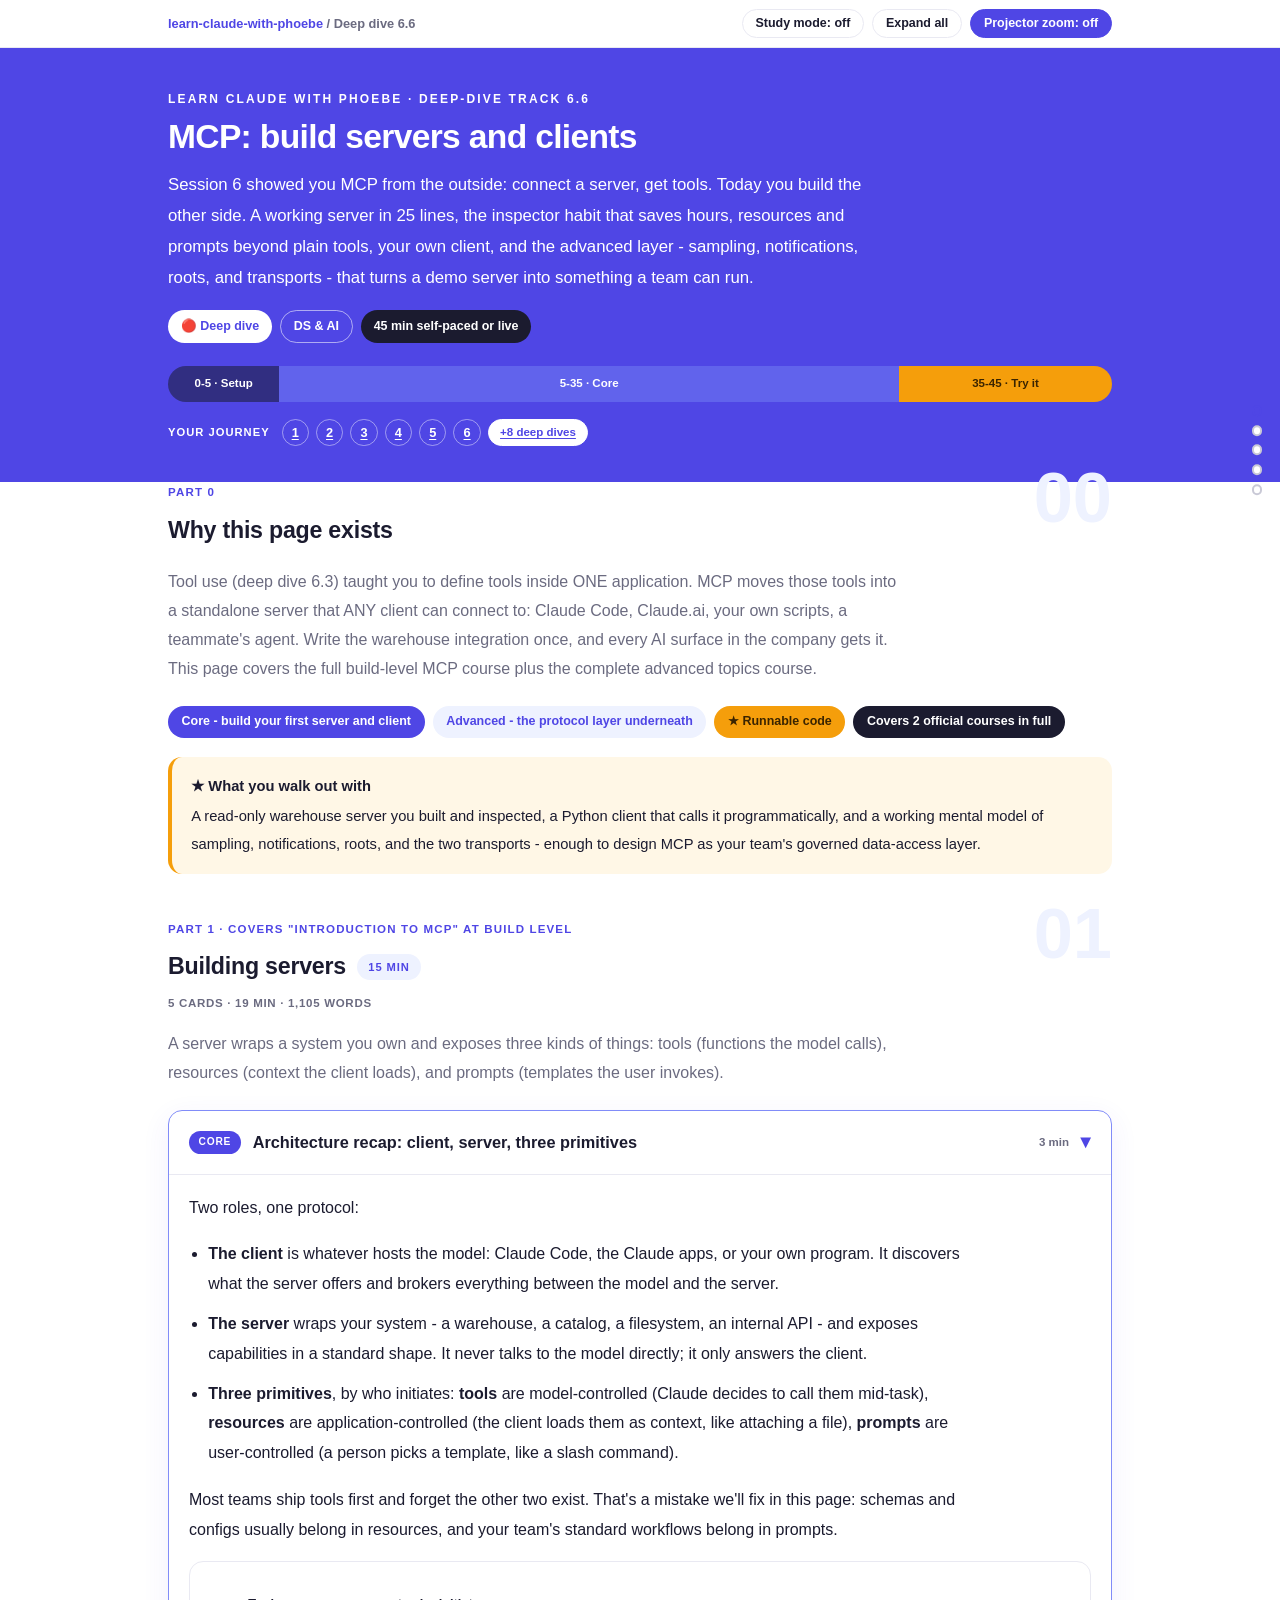
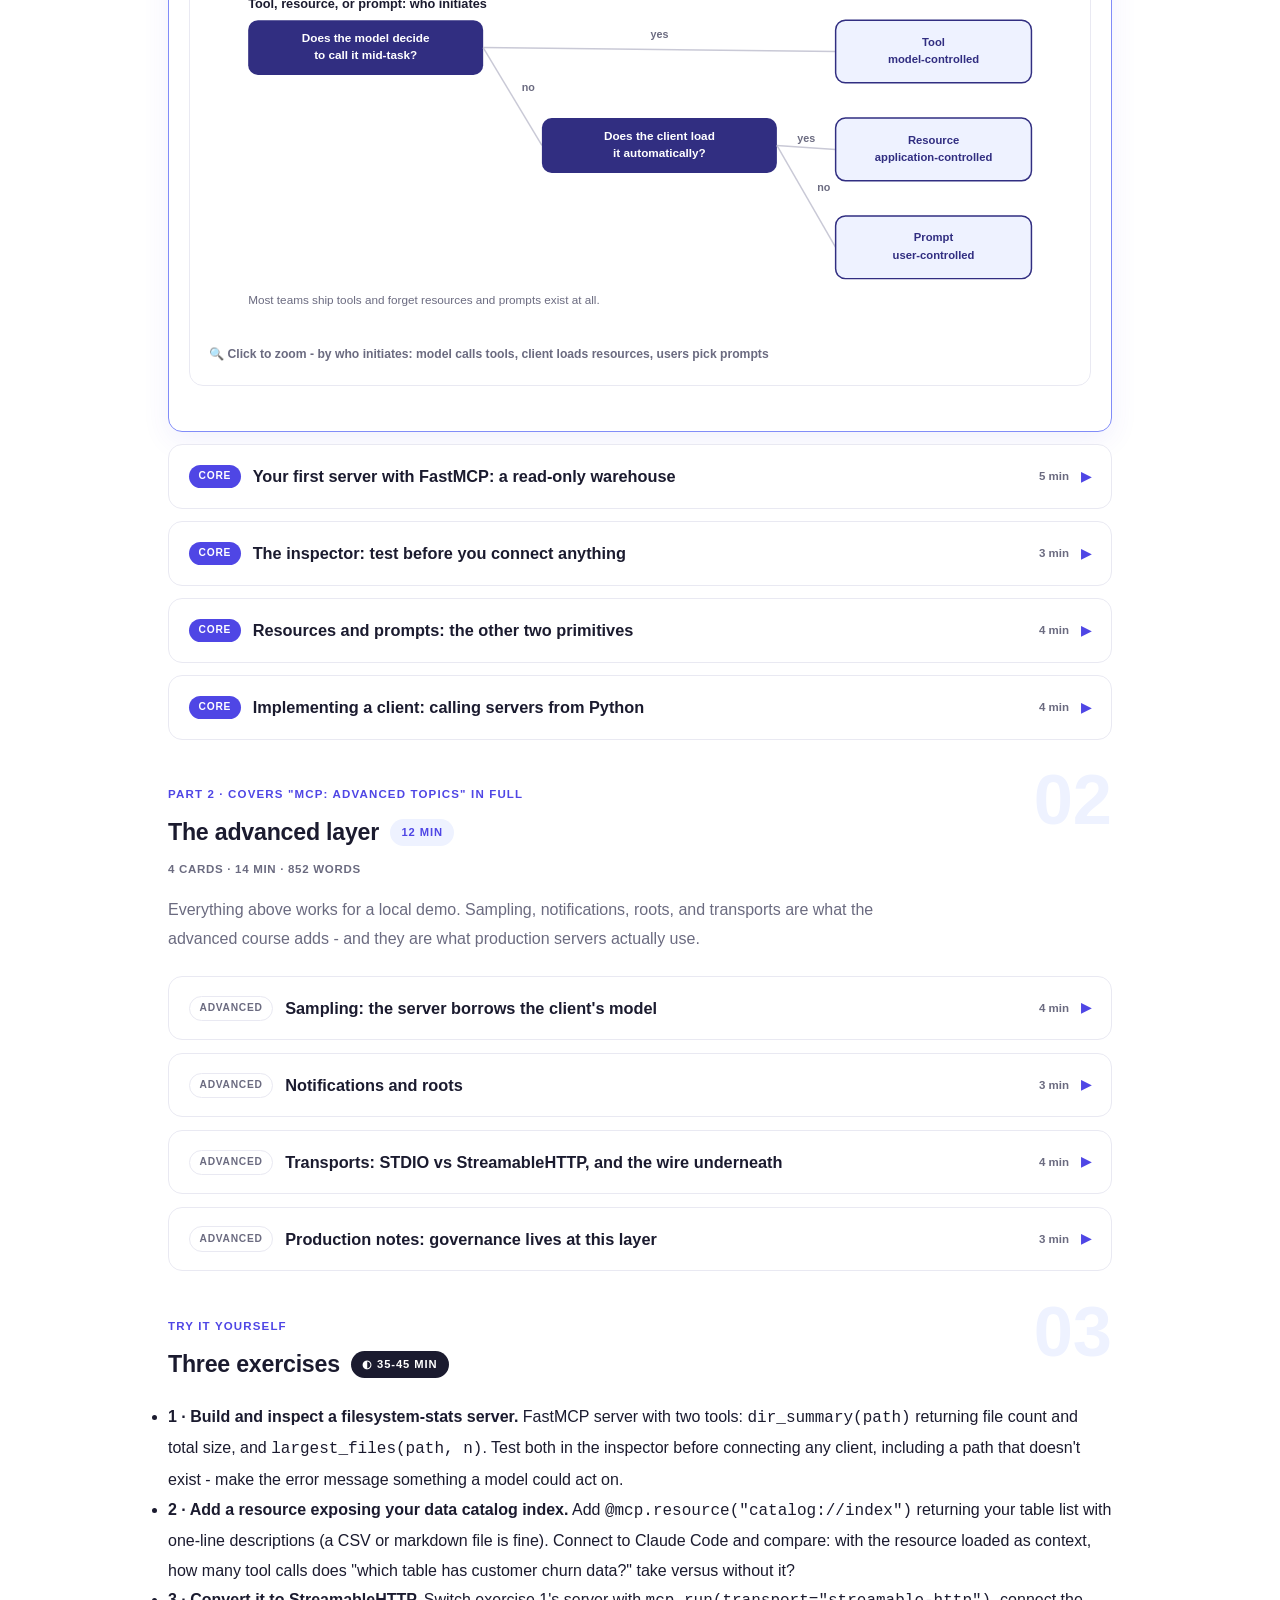
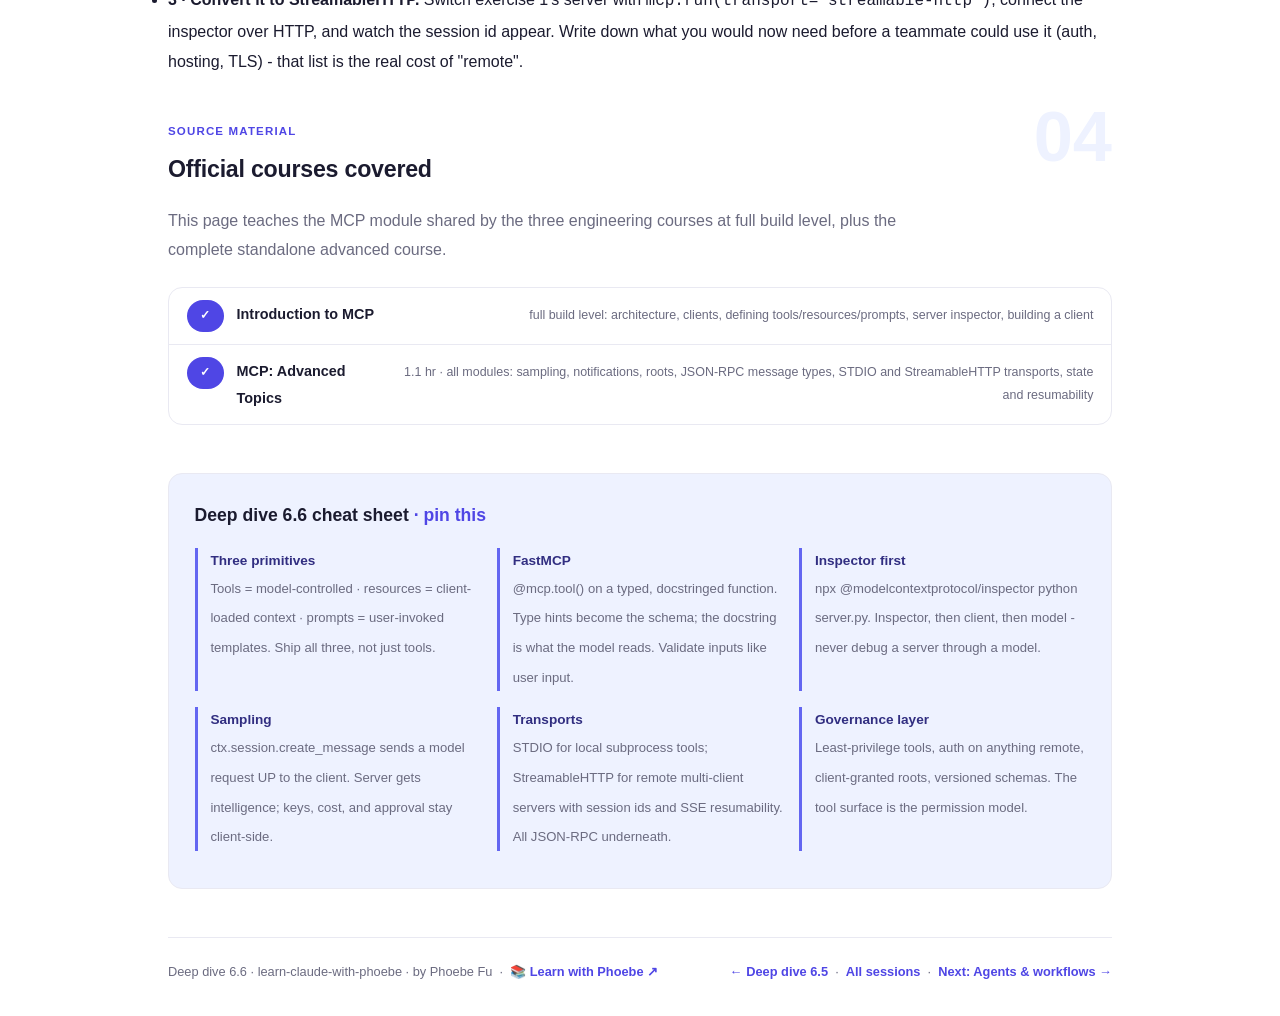
<file: courses/66-mcp-deep-dive.html>
<!DOCTYPE html>
<html lang="en">
<head>
<meta charset="UTF-8">
<meta name="viewport" content="width=device-width, initial-scale=1.0">
<!-- social:start -->
<meta name="description" content="Tool use (deep dive 6.3) taught you to define tools inside ONE application. MCP moves those tools into a standalone server that ANY client can connect to: Claude Code, Claude.ai, your own...">
<meta property="og:type" content="article">
<meta property="og:site_name" content="Learn with Phoebe">
<meta property="og:title" content="MCP: build servers and clients - learn claude with phoebe">
<meta property="og:description" content="Tool use (deep dive 6.3) taught you to define tools inside ONE application. MCP moves those tools into a standalone server that ANY client can connect to: Claude Code, Claude.ai, your own...">
<meta property="og:url" content="https://phoebefu6.github.io/learn-claude-with-phoebe/courses/66-mcp-deep-dive.html">
<meta property="og:image" content="https://phoebefu6.github.io/learn-claude-with-phoebe/assets/og-cover.png">
<meta property="og:image:width" content="1200">
<meta property="og:image:height" content="630">
<meta name="twitter:card" content="summary_large_image">
<meta name="twitter:title" content="MCP: build servers and clients - learn claude with phoebe">
<meta name="twitter:description" content="Tool use (deep dive 6.3) taught you to define tools inside ONE application. MCP moves those tools into a standalone server that ANY client can connect to: Claude Code, Claude.ai, your own...">
<meta name="twitter:image" content="https://phoebefu6.github.io/learn-claude-with-phoebe/assets/og-cover.png">
<!-- social:end -->
<title>Deep dive 6.6 · MCP: build servers and clients - learn claude with phoebe</title>
<link rel="stylesheet" href="../assets/style.css?v=37">
</head>
<body>

<div class="toolbar">
  <div class="wrap">
    <span class="crumb"><a href="../index.html">learn-claude-with-phoebe</a> / Deep dive 6.6</span>
    <button class="btn" id="toggle-all" type="button">Expand all</button>
    <button class="btn primary" id="zoom-toggle" type="button">Projector zoom: off</button>
  </div>
</div>

<header class="masthead">
  <div class="wrap">
    <div class="eyebrow">Learn Claude with Phoebe · Deep-dive track 6.6</div>
    <h1>MCP: build <span class="accent">servers and clients</span></h1>
    <p class="sub">Session 6 showed you MCP from the outside: connect a server, get tools. Today you build the other side. A working server in 25 lines, the inspector habit that saves hours, resources and prompts beyond plain tools, your own client, and the advanced layer - sampling, notifications, roots, and transports - that turns a demo server into something a team can run.</p>
    <div class="chip-row">
      <span class="chip level">🔴 Deep dive</span>
      <span class="chip audience">DS &amp; AI</span>
      <span class="chip time">45 min self-paced or live</span>
    </div>
    <div class="agenda">
      <span class="a1" style="flex:1">0-5 · Setup</span>
      <span class="a2" style="flex:6">5-35 · Core</span>
      <span class="a3" style="flex:2">35-45 · Try it</span>
    </div>
  </div>
</header>

<main class="wrap">

  <!-- ============ INTRO ============ -->
  <section class="section" id="intro">
    <div class="section-kicker">
      <span class="klabel">Part 0</span>
      <h2>Why this page exists</h2>
    </div>
    <p class="lede">Tool use (deep dive 6.3) taught you to define tools inside ONE application. MCP moves those tools into a standalone server that ANY client can connect to: Claude Code, Claude.ai, your own scripts, a teammate's agent. Write the warehouse integration once, and every AI surface in the company gets it. This page covers the full build-level MCP course plus the complete advanced topics course.</p>
    <div class="legend">
      <span class="pill solid">Core - build your first server and client</span>
      <span class="pill light">Advanced - the protocol layer underneath</span>
      <span class="pill amber">★ Runnable code</span>
      <span class="pill inkpill">Covers 2 official courses in full</span>
    </div>
    <div class="callout win">
      <strong>★ What you walk out with</strong>
      A read-only warehouse server you built and inspected, a Python client that calls it programmatically, and a working mental model of sampling, notifications, roots, and the two transports - enough to design MCP as your team's governed data-access layer.
    </div>
  </section>

  <!-- ============ PART 1: SERVERS ============ -->
  <section class="section" id="servers">
    <div class="section-kicker">
      <span class="klabel">Part 1 · covers "introduction to MCP" at build level</span>
      <h2>Building servers <span class="tag concept">15 min</span></h2>
    </div>
    <p class="lede">A server wraps a system you own and exposes three kinds of things: tools (functions the model calls), resources (context the client loads), and prompts (templates the user invokes).</p>

    <details class="card" open>
      <summary><span class="mode live">Core</span>Architecture recap: client, server, three primitives<span class="mini">3 min</span><span class="caret">▶</span></summary>
      <div class="body">
        <p>Two roles, one protocol:</p>
        <ul>
          <li><strong>The client</strong> is whatever hosts the model: Claude Code, the Claude apps, or your own program. It discovers what the server offers and brokers everything between the model and the server.</li>
          <li><strong>The server</strong> wraps your system - a warehouse, a catalog, a filesystem, an internal API - and exposes capabilities in a standard shape. It never talks to the model directly; it only answers the client.</li>
          <li><strong>Three primitives</strong>, by who initiates: <strong>tools</strong> are model-controlled (Claude decides to call them mid-task), <strong>resources</strong> are application-controlled (the client loads them as context, like attaching a file), <strong>prompts</strong> are user-controlled (a person picks a template, like a slash command).</li>
        </ul>
        <p>Most teams ship tools first and forget the other two exist. That's a mistake we'll fix in this page: schemas and configs usually belong in resources, and your team's standard workflows belong in prompts.</p>
<figure class="zoomable">
  <svg viewBox="0 0 880 360" xmlns="http://www.w3.org/2000/svg" role="img" aria-label="A decision tree showing that capabilities the model decides to call mid-task are tools, capabilities the client loads automatically as context are resources, and capabilities a person invokes deliberately are prompts.">
    <style>
      .trpT { font: 700 13px Inter, sans-serif; fill: #1B1B2F; }
      .trpQ { font: 700 12px Inter, sans-serif; fill: #FFFFFF; }
      .trpO { font: 700 11.5px Inter, sans-serif; fill: #312E81; }
      .trpE { font: 600 11px Inter, sans-serif; fill: #6B6B80; }
      .trpN { font: 400 12px Inter, sans-serif; fill: #6B6B80; }
    </style>
    <rect x="0" y="0" width="880" height="360" fill="#FFFFFF"/>
    <text class="trpT" x="40" y="28">Tool, resource, or prompt: who initiates</text>
    <rect x="40" y="40" width="240" height="56" rx="10" fill="#312E81"/>
    <text class="trpQ" x="160" y="62" text-anchor="middle">Does the model decide</text>
    <text class="trpQ" x="160" y="80" text-anchor="middle">to call it mid-task?</text>
    <line x1="280" y1="68" x2="640" y2="72" stroke="#C9C9D6" stroke-width="1.5"/>
    <line x1="280" y1="68" x2="340" y2="168" stroke="#C9C9D6" stroke-width="1.5"/>
    <text class="trpE" x="460" y="58" text-anchor="middle">yes</text>
    <text class="trpE" x="326" y="112" text-anchor="middle">no</text>
    <rect x="640" y="40" width="200" height="64" rx="10" fill="#EEF2FF" stroke="#312E81" stroke-width="1.5"/>
    <text class="trpO" x="740" y="66" text-anchor="middle">Tool</text>
    <text class="trpO" x="740" y="84" text-anchor="middle">model-controlled</text>
    <rect x="340" y="140" width="240" height="56" rx="10" fill="#312E81"/>
    <text class="trpQ" x="460" y="162" text-anchor="middle">Does the client load</text>
    <text class="trpQ" x="460" y="180" text-anchor="middle">it automatically?</text>
    <line x1="580" y1="168" x2="640" y2="172" stroke="#C9C9D6" stroke-width="1.5"/>
    <line x1="580" y1="168" x2="640" y2="272" stroke="#C9C9D6" stroke-width="1.5"/>
    <text class="trpE" x="610" y="164" text-anchor="middle">yes</text>
    <text class="trpE" x="628" y="214" text-anchor="middle">no</text>
    <rect x="640" y="140" width="200" height="64" rx="10" fill="#EEF2FF" stroke="#312E81" stroke-width="1.5"/>
    <text class="trpO" x="740" y="166" text-anchor="middle">Resource</text>
    <text class="trpO" x="740" y="184" text-anchor="middle">application-controlled</text>
    <rect x="640" y="240" width="200" height="64" rx="10" fill="#EEF2FF" stroke="#312E81" stroke-width="1.5"/>
    <text class="trpO" x="740" y="266" text-anchor="middle">Prompt</text>
    <text class="trpO" x="740" y="284" text-anchor="middle">user-controlled</text>
    <text class="trpN" x="40" y="330">Most teams ship tools and forget resources and prompts exist at all.</text>
  </svg>
  <figcaption>🔍 Click to zoom - by who initiates: model calls tools, client loads resources, users pick prompts</figcaption>
</figure>

      </div>
    </details>

    <details class="card">
      <summary><span class="mode live">Core</span>Your first server with FastMCP: a read-only warehouse<span class="mini">5 min</span><span class="caret">▶</span></summary>
      <div class="body">
        <p>The Python <code>mcp</code> package ships FastMCP: decorate typed functions and they become tools. The type hints become the JSON schema; the docstring becomes the description the model reads. You never hand-write schema JSON like you did in deep dive 6.3.</p>
        <div class="prompt-box good"><span class="label">★ warehouse_server.py - a complete read-only server</span>from mcp.server.fastmcp import FastMCP
import sqlite3

mcp = FastMCP("warehouse")
DB = "analytics.db"   # stand-in for your real warehouse connection

def run_query(sql: str) -> list[tuple]:
    with sqlite3.connect(DB) as conn:
        return conn.execute(sql).fetchall()

@mcp.tool()
def list_tables() -> list[str]:
    """List every table available in the analytics warehouse."""
    rows = run_query("SELECT name FROM sqlite_master WHERE type='table'")
    return [r[0] for r in rows]

@mcp.tool()
def row_count(table: str) -> int:
    """Return the row count for one table. Read-only."""
    if table not in list_tables():
        raise ValueError(f"Unknown table: {table}")
    return run_query(f"SELECT COUNT(*) FROM {table}")[0][0]

@mcp.tool()
def sample_rows(table: str, limit: int = 5) -> list[tuple]:
    """Return up to 20 sample rows from a table, for profiling."""
    if table not in list_tables():
        raise ValueError(f"Unknown table: {table}")
    return run_query(f"SELECT * FROM {table} LIMIT {min(limit, 20)}")

if __name__ == "__main__":
    mcp.run()   # STDIO transport by default</div>
        <ul>
          <li><strong>Notice the validation:</strong> table names are checked against an allowlist before touching SQL, and the sample size is capped. The model is a user - validate its input like any user's.</li>
          <li><strong>Docstrings are the interface.</strong> The model chooses tools by reading them, exactly like tool descriptions in 6.3. "Return the row count for one table. Read-only." beats "counts rows".</li>
          <li><strong>Connect it to Claude Code</strong> with <code>claude mcp add warehouse -- python warehouse_server.py</code> and your whole team's Claude can now profile the warehouse - through only these three doors.</li>
        </ul>
      </div>
    </details>

    <details class="card">
      <summary><span class="mode live">Core</span>The inspector: test before you connect anything<span class="mini">3 min</span><span class="caret">▶</span></summary>
      <div class="body">
        <p>Do not debug a server through a model. The inspector is a browser UI that connects to your server directly, so you can see and call everything yourself first.</p>
        <div class="prompt-box good"><span class="label">★ Launch the inspector against your server</span>npx @modelcontextprotocol/inspector python warehouse_server.py</div>
        <ul>
          <li><strong>What you check, in order:</strong> do all three tools appear? Are the descriptions and schemas what you meant? Does <code>row_count</code> with a real table return the right number? Does it fail cleanly with a fake table name?</li>
          <li><strong>The habit:</strong> inspector first, client second, model last. When a model misuses your tool, you then know the server itself is fine and the fix is in the description - a two-line change, not an evening of guessing.</li>
        </ul>
        <div class="callout tip">
          <strong>Error messages are prompts</strong>
          Whatever your tool raises goes back to the model as text. "Unknown table: ordersx. Call list_tables to see valid names." lets the model self-correct on the next turn. A bare stack trace doesn't.
        </div>
      </div>
    </details>

    <details class="card">
      <summary><span class="mode live">Core</span>Resources and prompts: the other two primitives<span class="mini">4 min</span><span class="caret">▶</span></summary>
      <div class="body">
        <p>Resources expose read-only context at a URI - things the client should be able to LOAD rather than have the model fetch through a tool call. Prompts are parameterised templates a user invokes deliberately.</p>
        <div class="prompt-box good"><span class="label">★ Add a resource and a prompt to the warehouse server</span>@mcp.resource("schema://warehouse/{table}")
def table_schema(table: str) -> str:
    """Column names and types for one warehouse table."""
    rows = run_query(f"PRAGMA table_info({table})")
    return "\n".join(f"{r[1]}: {r[2]}" for r in rows)

@mcp.resource("config://warehouse/conventions")
def conventions() -> str:
    """Our naming and metric conventions, as loadable context."""
    return open("docs/warehouse_conventions.md").read()

@mcp.prompt()
def quality_check(table: str) -> str:
    """Run the team's standard data quality review on a table."""
    return (
        f"Run our standard quality review on {table}: "
        "1) row count vs last known count, 2) null rate per column, "
        "3) duplicate keys, 4) freshness of the latest timestamp. "
        "Report as a pass/warn/fail table."
    )</div>
        <ul>
          <li><strong>Resources</strong> suit schemas, configs, docs, catalog entries - stable reference material. The client attaches them as context up front, which costs no tool-call round trips and keeps the model from "exploring" for basics.</li>
          <li><strong>Prompts</strong> encode workflows. In Claude Code they surface as slash commands, so <code>quality_check</code> becomes the team standard instead of everyone improvising their own version - the SOP-to-skill idea from Session 3, one layer down.</li>
        </ul>
      </div>
    </details>

    <details class="card">
      <summary><span class="mode live">Core</span>Implementing a client: calling servers from Python<span class="mini">4 min</span><span class="caret">▶</span></summary>
      <div class="body">
        <p>Claude Code IS a client, so when do you write your own? When MCP servers need to plug into YOUR pipeline: a nightly job that calls the warehouse server, a Slack bot, an eval harness. The client speaks the protocol; there's no model involved unless you add one.</p>
        <div class="prompt-box good"><span class="label">★ client.py - connect, list, call</span>import asyncio
from mcp import ClientSession, StdioServerParameters
from mcp.client.stdio import stdio_client

params = StdioServerParameters(
    command="python", args=["warehouse_server.py"]
)

async def main():
    async with stdio_client(params) as (read, write):
        async with ClientSession(read, write) as session:
            await session.initialize()

            tools = await session.list_tools()
            print("tools:", [t.name for t in tools.tools])

            result = await session.call_tool(
                "row_count", {"table": "orders"}
            )
            print("orders row count:", result.content[0].text)

asyncio.run(main())</div>
        <ul>
          <li><strong>The lifecycle:</strong> connect over a transport, <code>initialize()</code> (a capability handshake), then list and call. Same pattern for <code>list_resources</code> / <code>read_resource</code> and <code>list_prompts</code> / <code>get_prompt</code>.</li>
          <li><strong>Wiring in a model:</strong> feed <code>list_tools()</code> output to the Messages API as tool definitions, and route Claude's tool_use blocks to <code>call_tool</code>. That loop is deep dive 6.3's agent loop with MCP as the tool backend.</li>
        </ul>
        <div class="callout example">
          <span class="ex-pill">Real world</span>
          <p>A data platform team wrapped their metric store in one MCP server. Claude Code users got it via config, the on-call Slack bot used a Python client, and the eval harness called the same tools directly with no model at all. One integration, three consumers, and when a metric definition changed they fixed it in exactly one place.</p>
        </div>
      </div>
    </details>
  </section>

  <!-- ============ PART 2: ADVANCED ============ -->
  <section class="section" id="advanced">
    <div class="section-kicker">
      <span class="klabel">Part 2 · covers "MCP: advanced topics" in full</span>
      <h2>The advanced layer <span class="tag concept">12 min</span></h2>
    </div>
    <p class="lede">Everything above works for a local demo. Sampling, notifications, roots, and transports are what the advanced course adds - and they are what production servers actually use.</p>

    <details class="card">
      <summary><span class="mode self">Advanced</span>Sampling: the server borrows the client's model<span class="mini">4 min</span><span class="caret">▶</span></summary>
      <div class="body">
        <p>Sampling inverts the usual direction: the SERVER asks the CLIENT to run a model call on its behalf. The server gets intelligence without owning an API key, choosing a model, or paying the bill - all of that stays with the client, which can also show the user what's being requested and let them approve it.</p>
<figure class="zoomable">
  <svg viewBox="0 0 880 300" xmlns="http://www.w3.org/2000/svg" role="img" aria-label="A two-layer diagram showing a plain MCP server needs its own API key, model choice and bill, while adding sampling lets it ask the client to run a model call, with no API key owned, the client picking the model, and the user able to approve, equalling borrowed intelligence.">
    <style>
      .smpT { font: 700 13px Inter, sans-serif; fill: #1B1B2F; }
      .smpB { font: 700 13px Inter, sans-serif; fill: #FFFFFF; }
      .smpS { font: 400 11.5px Inter, sans-serif; fill: rgba(255,255,255,.84); }
      .smpC { font: 700 11px Inter, sans-serif; fill: #312E81; }
      .smpE { font: 700 11.5px Inter, sans-serif; fill: #312E81; }
      .smpN { font: 400 12px Inter, sans-serif; fill: #6B6B80; }
    </style>
    <rect x="0" y="0" width="880" height="300" fill="#FFFFFF"/>
    <text class="smpT" x="40" y="28">What sampling adds to a plain server</text>
    <rect x="60" y="60" width="150" height="30" rx="8" fill="#EEF2FF"/>
    <text class="smpC" x="135" y="80" text-anchor="middle">no API key owned</text>
    <rect x="220" y="60" width="150" height="30" rx="8" fill="#EEF2FF"/>
    <text class="smpC" x="295" y="80" text-anchor="middle">client picks model</text>
    <rect x="380" y="60" width="150" height="30" rx="8" fill="#EEF2FF"/>
    <text class="smpC" x="455" y="80" text-anchor="middle">user can approve</text>
    <rect x="60" y="104" width="640" height="52" rx="10" fill="#4F46E5"/>
    <text class="smpB" x="78" y="128">SERVER + SAMPLING</text>
    <text class="smpS" x="78" y="146">asks the client to run a model call on its behalf</text>
    <rect x="60" y="196" width="640" height="52" rx="10" fill="#6B6B80"/>
    <text class="smpB" x="78" y="220">SERVER, TOOLS ONLY</text>
    <text class="smpS" x="78" y="238">needs its own API key, model choice, and bill</text>
    <path d="M716,104 h14 v144 h-14" fill="none" stroke="#312E81" stroke-width="1.6"/>
    <text class="smpE" x="740" y="178">= borrowed</text>
    <text class="smpE" x="740" y="194">intelligence</text>
    <text class="smpN" x="60" y="276">The server gets intelligence without ever holding a key, choosing a model, or paying the bill.</text>
  </svg>
  <figcaption>🔍 Click to zoom - sampling borrows the client's model instead of owning one</figcaption>
</figure>

        <div class="prompt-box good"><span class="label">★ A tool that samples the client's model</span>from mcp.server.fastmcp import Context
from mcp.types import SamplingMessage, TextContent

@mcp.tool()
async def describe_table(table: str, ctx: Context) -> str:
    """Generate a plain-English description of a table for the catalog."""
    schema = table_schema(table)
    rows = sample_rows(table, limit=5)

    result = await ctx.session.create_message(
        messages=[SamplingMessage(
            role="user",
            content=TextContent(
                type="text",
                text=f"Schema:\n{schema}\n\nSample rows:\n{rows}\n\n"
                     "Write a 2-sentence catalog description of this table.",
            ),
        )],
        max_tokens=300,
    )
    return result.content.text</div>
        <ul>
          <li><strong>The flow:</strong> client calls the tool, the tool sends a <code>create_message</code> request BACK up the wire, the client (optionally with user approval) runs the model, and the completion returns to the tool, which finishes its work.</li>
          <li><strong>The use case that sells it:</strong> a catalog server that auto-describes tables. Shipped as sampling, it works for every team that connects it, whatever model or key they use - the server stays a dumb, cheap process.</li>
          <li><strong>Design note:</strong> sampling calls are per-request and reviewable by the client. That's the governance posture you want: the server can ask for intelligence but never owns it.</li>
        </ul>
      </div>
    </details>

    <details class="card">
      <summary><span class="mode self">Advanced</span>Notifications and roots<span class="mini">3 min</span><span class="caret">▶</span></summary>
      <div class="body">
        <p>Two smaller capabilities that make long-running and file-touching servers behave like good citizens.</p>
        <div class="prompt-box good"><span class="label">★ Log and progress notifications in a slow tool</span>@mcp.tool()
async def profile_all_tables(ctx: Context) -> dict:
    """Profile every warehouse table. Slow: emits progress as it goes."""
    tables = list_tables()
    report = {}
    for i, t in enumerate(tables):
        await ctx.info(f"Profiling {t}...")            # log notification
        report[t] = {"rows": row_count(t)}
        await ctx.report_progress(i + 1, len(tables))  # progress bar
    return report</div>
        <ul>
          <li><strong>Notifications</strong> are one-way messages, no reply expected. Log notifications (<code>ctx.info</code>, <code>ctx.warning</code>) surface what a tool is doing; progress notifications drive the client's progress display. Without them a 3-minute tool is indistinguishable from a hung one, and users kill it at 40 seconds.</li>
          <li><strong>Roots</strong> flow the other way: the client tells the server which directories it may operate in (as <code>file://</code> URIs). A filesystem server calls <code>session.list_roots()</code> and confines itself to those paths. It's client-granted scope: Claude Code working in your project grants the project directory, not your home folder.</li>
        </ul>
      </div>
    </details>

    <details class="card">
      <summary><span class="mode self">Advanced</span>Transports: STDIO vs StreamableHTTP, and the wire underneath<span class="mini">4 min</span><span class="caret">▶</span></summary>
      <div class="body">
        <p>Everything in MCP is JSON-RPC 2.0 messages: <strong>requests</strong> (id, expects a response), <strong>responses</strong> (result or error for an id), and <strong>notifications</strong> (no id, no reply). The transport is just how those messages travel.</p>
        <ul>
          <li><strong>STDIO:</strong> the client launches the server as a subprocess and speaks over stdin/stdout. Zero network setup, one client per server process, dies with the client. The default and the right answer for local tools.</li>
          <li><strong>StreamableHTTP:</strong> the server is a real web service on an HTTP endpoint. Multiple clients, sessions via an <code>Mcp-Session-Id</code> header, server-to-client streaming over SSE, and resumability - a dropped connection can resume its event stream instead of losing state mid-task.</li>
          <li><strong>State lives with the session.</strong> Once a server is remote and multi-client, per-session state has to be keyed by session id, and horizontal scaling needs sessions pinned or shared - the same discipline as any stateful web service. Getting to one line of code, though, is easy: <code>mcp.run(transport="streamable-http")</code>.</li>
        </ul>
        <table class="clean">
          <thead><tr><th></th><th>STDIO</th><th>StreamableHTTP</th></tr></thead>
          <tbody>
            <tr><td>Runs as</td><td>Subprocess of the client</td><td>Standalone web service</td></tr>
            <tr><td>Clients</td><td>One, local</td><td>Many, remote, session ids</td></tr>
            <tr><td>Setup cost</td><td>None</td><td>Hosting, TLS, auth</td></tr>
            <tr><td>Resumability</td><td>Not needed (local pipe)</td><td>Yes, via SSE event replay</td></tr>
            <tr><td>Use when</td><td>Personal and dev tools, anything on your machine</td><td>Team-shared servers, hosted integrations</td></tr>
          </tbody>
        </table>
      </div>
    </details>

    <details class="card">
      <summary><span class="mode self">Advanced</span>Production notes: governance lives at this layer<span class="mini">3 min</span><span class="caret">▶</span></summary>
      <div class="body">
        <ul>
          <li><strong>Auth on remote servers is non-negotiable.</strong> A StreamableHTTP server is an API to your systems; put OAuth or token auth in front of it and scope tokens per team. STDIO dodges this only because it never leaves the machine.</li>
          <li><strong>Least-privilege tools.</strong> Expose <code>row_count</code> and <code>sample_rows</code>, not <code>run_sql</code>. The tool surface IS the permission model: the model can only do what a tool allows, so design tools like you'd design IAM policies.</li>
          <li><strong>Version your servers.</strong> Tool names and schemas are a contract with every connected client. Additive changes are safe; renames and signature changes break agents silently, so version and announce like any API.</li>
          <li><strong>The sys-admin story from Session 2, resolved:</strong> "how do we let Claude touch the warehouse safely?" The answer is this layer. One audited server, read-only tools, client-granted roots, logged calls - governance enforced in code, not in a policy doc nobody reads.</li>
        </ul>
      </div>
    </details>
  </section>

  <!-- ============ TRY IT ============ -->
  <section class="section" id="exercise">
    <div class="section-kicker">
      <span class="klabel">Try it yourself</span>
      <h2>Three exercises <span class="tag exercise">◐ 35-45 min</span></h2>
    </div>
    <ul>
      <li><strong>1 · Build and inspect a filesystem-stats server.</strong> FastMCP server with two tools: <code>dir_summary(path)</code> returning file count and total size, and <code>largest_files(path, n)</code>. Test both in the inspector before connecting any client, including a path that doesn't exist - make the error message something a model could act on.</li>
      <li><strong>2 · Add a resource exposing your data catalog index.</strong> Add <code>@mcp.resource("catalog://index")</code> returning your table list with one-line descriptions (a CSV or markdown file is fine). Connect to Claude Code and compare: with the resource loaded as context, how many tool calls does "which table has customer churn data?" take versus without it?</li>
      <li><strong>3 · Convert it to StreamableHTTP.</strong> Switch exercise 1's server with <code>mcp.run(transport="streamable-http")</code>, connect the inspector over HTTP, and watch the session id appear. Write down what you would now need before a teammate could use it (auth, hosting, TLS) - that list is the real cost of "remote".</li>
    </ul>
  </section>

  <!-- ============ OFFICIAL COURSES ============ -->
  <section class="section" id="official">
    <div class="section-kicker">
      <span class="klabel">Source material</span>
      <h2>Official courses covered</h2>
    </div>
    <p class="lede">This page teaches the MCP module shared by the three engineering courses at full build level, plus the complete standalone advanced course.</p>
    <div class="covered">
      <div class="covered-row"><span class="status pill solid">✓</span><span class="name">Introduction to MCP</span><span class="note">full build level: architecture, clients, defining tools/resources/prompts, server inspector, building a client</span></div>
      <div class="covered-row"><span class="status pill solid">✓</span><span class="name">MCP: Advanced Topics</span><span class="note">1.1 hr · all modules: sampling, notifications, roots, JSON-RPC message types, STDIO and StreamableHTTP transports, state and resumability</span></div>
    </div>
  </section>

  <!-- ============ CHEAT SHEET ============ -->
  <section class="cheat" id="cheatsheet">
    <h3>Deep dive 6.6 cheat sheet <span>· pin this</span></h3>
    <div class="grid-2">
      <div class="cheat-item"><b>Three primitives</b><span>Tools = model-controlled · resources = client-loaded context · prompts = user-invoked templates. Ship all three, not just tools.</span></div>
      <div class="cheat-item"><b>FastMCP</b><span>@mcp.tool() on a typed, docstringed function. Type hints become the schema; the docstring is what the model reads. Validate inputs like user input.</span></div>
      <div class="cheat-item"><b>Inspector first</b><span>npx @modelcontextprotocol/inspector python server.py. Inspector, then client, then model - never debug a server through a model.</span></div>
      <div class="cheat-item"><b>Sampling</b><span>ctx.session.create_message sends a model request UP to the client. Server gets intelligence; keys, cost, and approval stay client-side.</span></div>
      <div class="cheat-item"><b>Transports</b><span>STDIO for local subprocess tools; StreamableHTTP for remote multi-client servers with session ids and SSE resumability. All JSON-RPC underneath.</span></div>
      <div class="cheat-item"><b>Governance layer</b><span>Least-privilege tools, auth on anything remote, client-granted roots, versioned schemas. The tool surface is the permission model.</span></div>
    </div>
  </section>

  <footer class="pagefoot">
    <span>Deep dive 6.6 · learn-claude-with-phoebe · by Phoebe Fu &nbsp;·&nbsp; 📚 <a href="https://phoebefu6.github.io/learn-with-phoebe/">Learn with Phoebe ↗</a></span>
    <span><a href="65-features.html">← Deep dive 6.5</a> &nbsp;·&nbsp; <a href="../index.html">All sessions</a> &nbsp;·&nbsp; <a href="67-agents-workflows.html">Next: Agents &amp; workflows →</a></span>
  </footer>

</main>

<script src="../assets/app.js?v=36"></script>
</body>
</html>
</file>
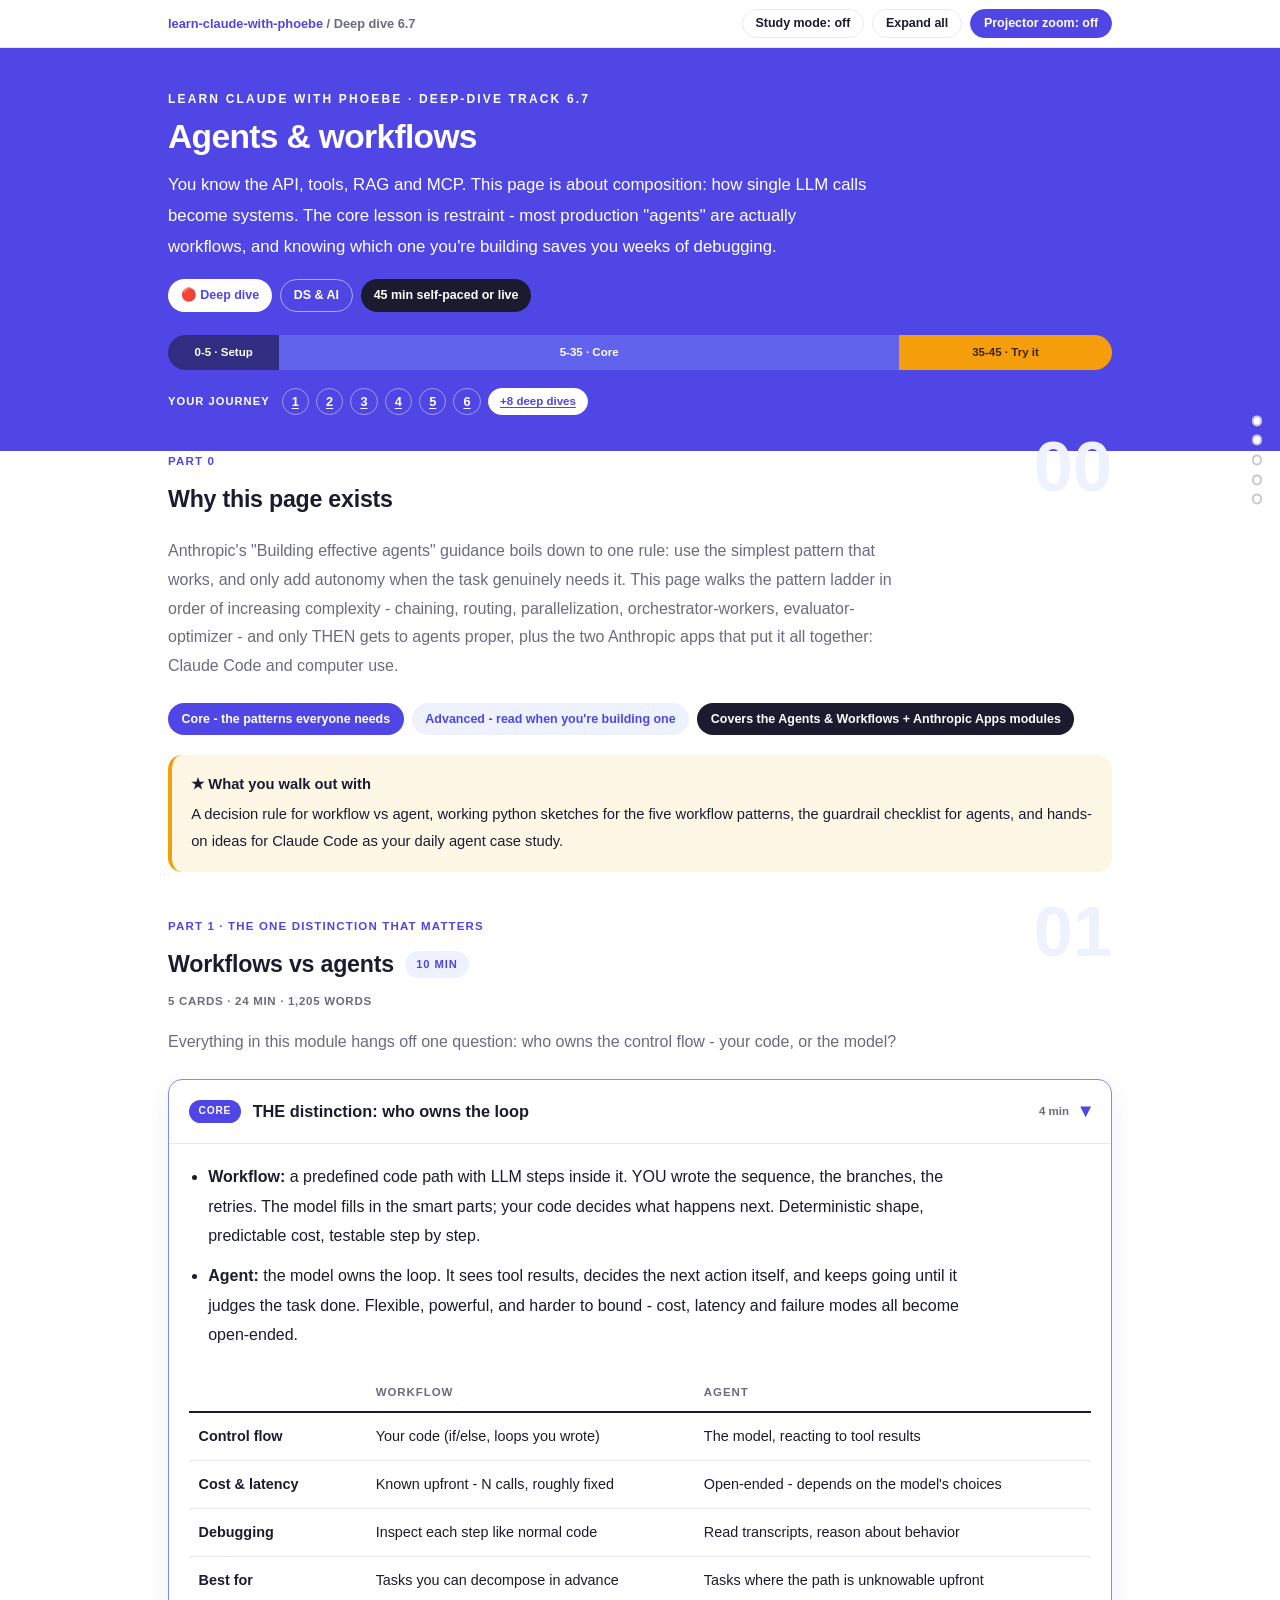
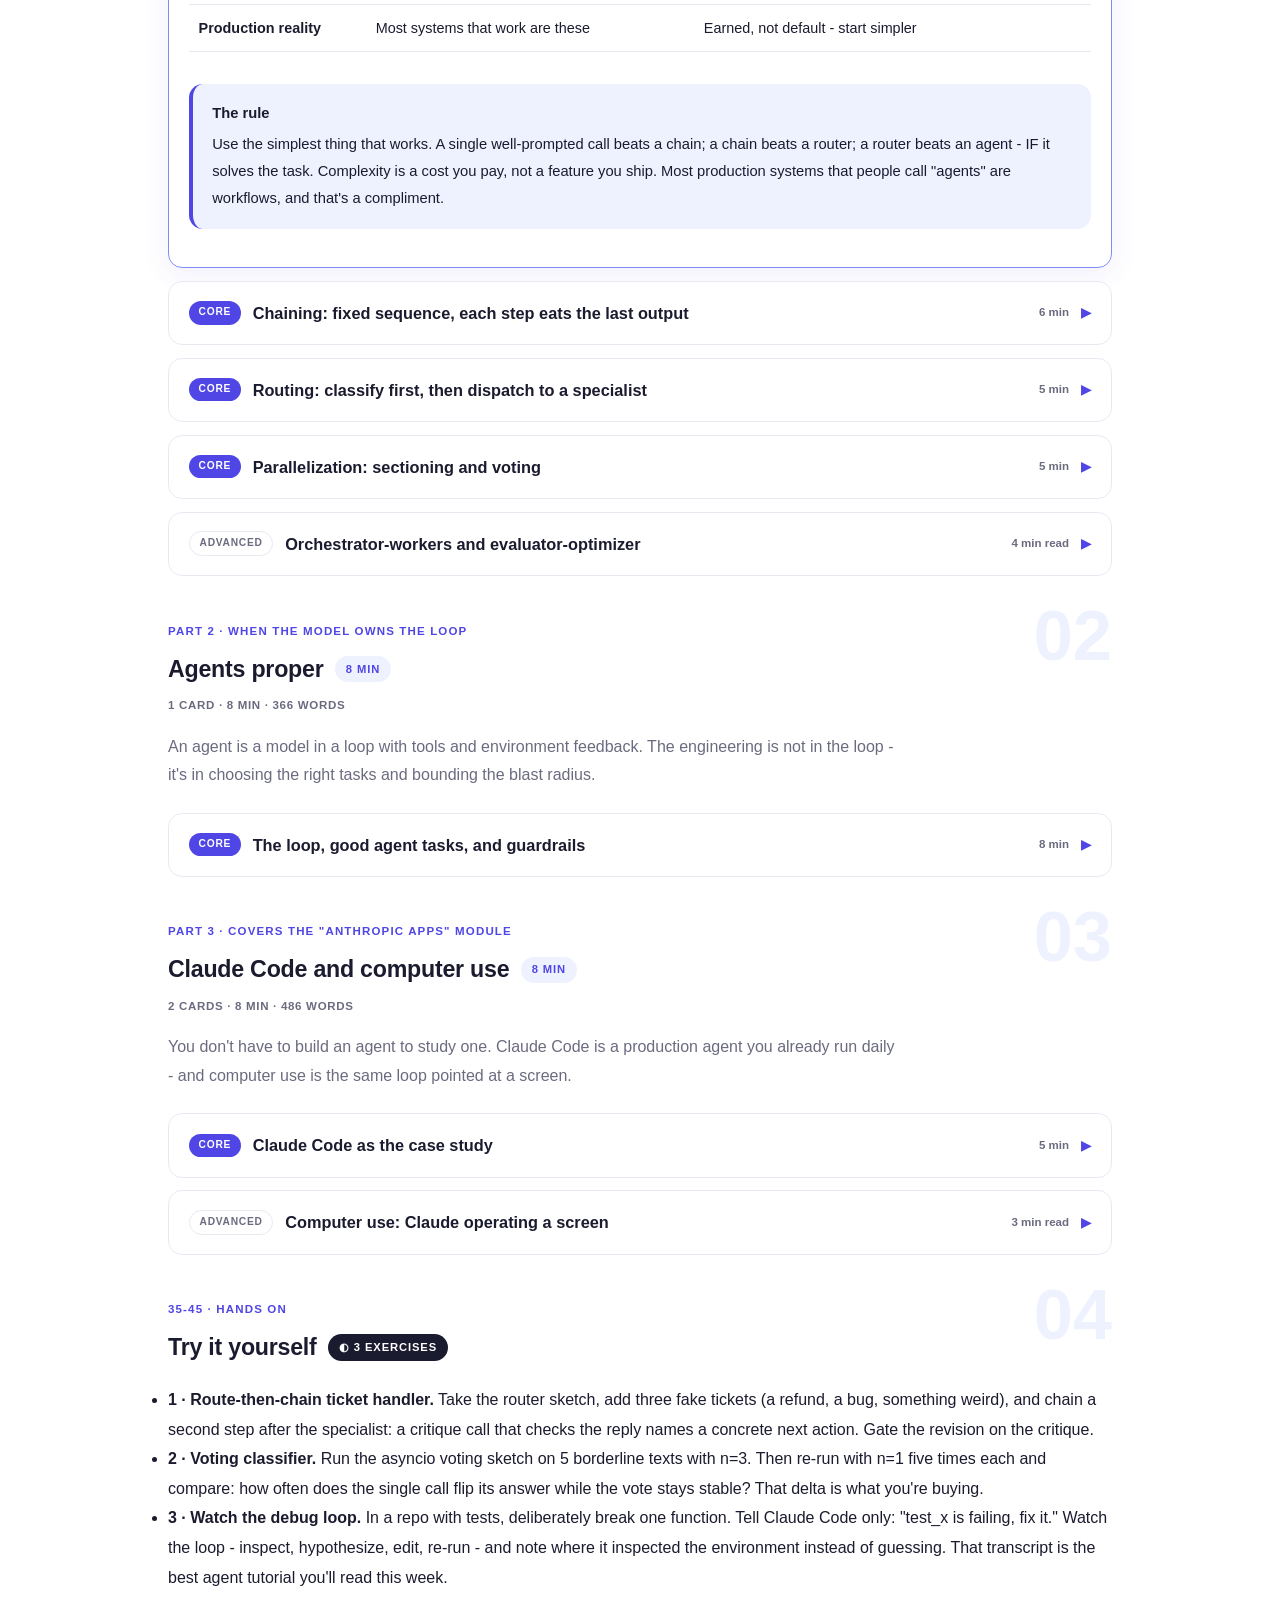
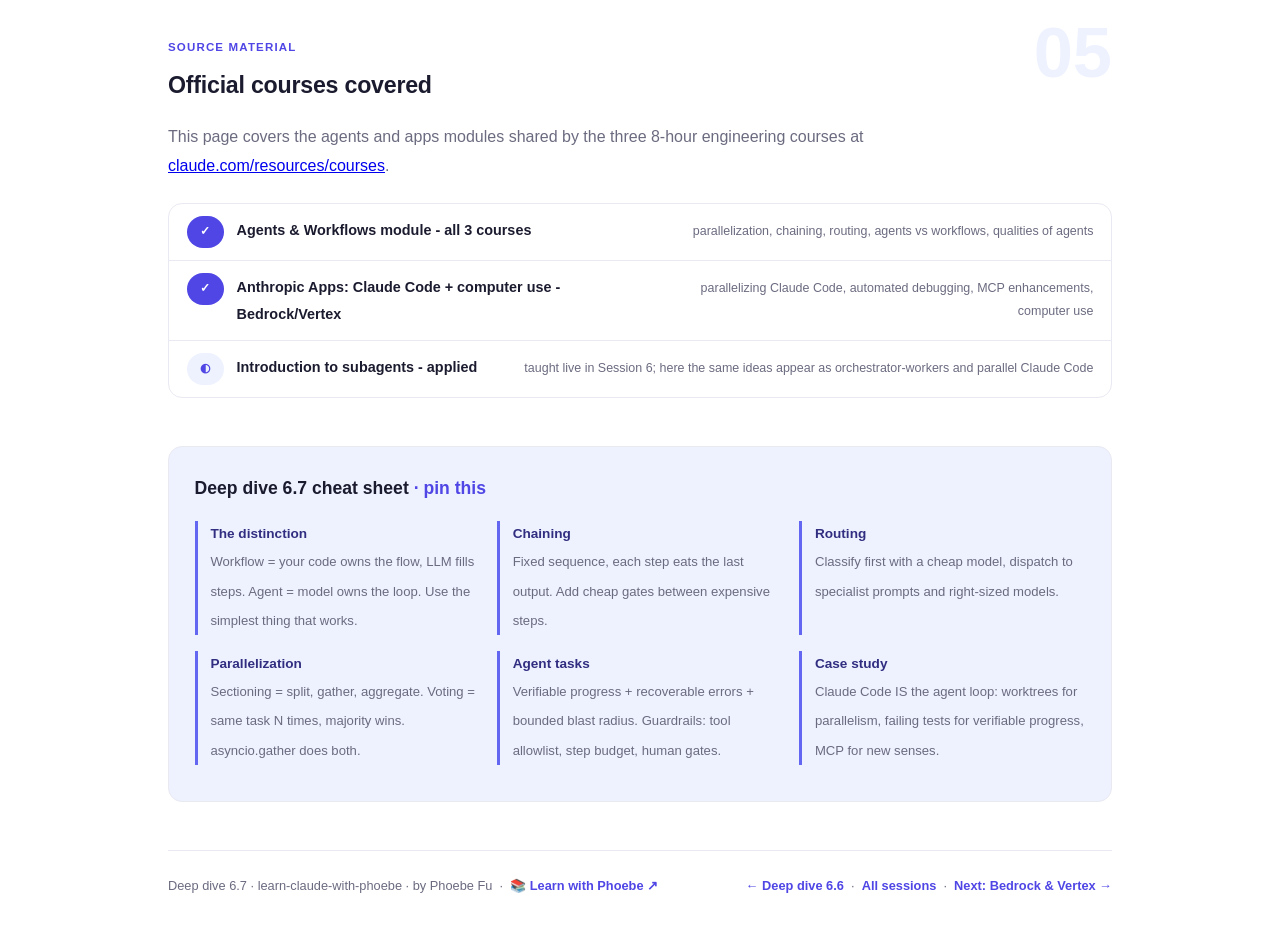
<file: courses/67-agents-workflows.html>
<!DOCTYPE html>
<html lang="en">
<head>
<meta charset="UTF-8">
<meta name="viewport" content="width=device-width, initial-scale=1.0">
<!-- social:start -->
<meta name="description" content="Anthropic&#x27;s &quot;Building effective agents&quot; guidance boils down to one rule: use the simplest pattern that works, and only add autonomy when the task genuinely needs it. This page walks the...">
<meta property="og:type" content="article">
<meta property="og:site_name" content="Learn with Phoebe">
<meta property="og:title" content="Agents &amp; workflows - learn claude with phoebe">
<meta property="og:description" content="Anthropic&#x27;s &quot;Building effective agents&quot; guidance boils down to one rule: use the simplest pattern that works, and only add autonomy when the task genuinely needs it. This page walks the...">
<meta property="og:url" content="https://phoebefu6.github.io/learn-claude-with-phoebe/courses/67-agents-workflows.html">
<meta property="og:image" content="https://phoebefu6.github.io/learn-claude-with-phoebe/assets/og-cover.png">
<meta property="og:image:width" content="1200">
<meta property="og:image:height" content="630">
<meta name="twitter:card" content="summary_large_image">
<meta name="twitter:title" content="Agents &amp; workflows - learn claude with phoebe">
<meta name="twitter:description" content="Anthropic&#x27;s &quot;Building effective agents&quot; guidance boils down to one rule: use the simplest pattern that works, and only add autonomy when the task genuinely needs it. This page walks the...">
<meta name="twitter:image" content="https://phoebefu6.github.io/learn-claude-with-phoebe/assets/og-cover.png">
<!-- social:end -->
<title>Deep dive 6.7 · Agents &amp; workflows - learn claude with phoebe</title>
<link rel="stylesheet" href="../assets/style.css?v=37">
</head>
<body>

<div class="toolbar">
  <div class="wrap">
    <span class="crumb"><a href="../index.html">learn-claude-with-phoebe</a> / Deep dive 6.7</span>
    <button class="btn" id="toggle-all" type="button">Expand all</button>
    <button class="btn primary" id="zoom-toggle" type="button">Projector zoom: off</button>
  </div>
</div>

<header class="masthead">
  <div class="wrap">
    <div class="eyebrow">Learn Claude with Phoebe · Deep-dive track 6.7</div>
    <h1>Agents &amp; <span class="accent">workflows</span></h1>
    <p class="sub">You know the API, tools, RAG and MCP. This page is about composition: how single LLM calls become systems. The core lesson is restraint - most production "agents" are actually workflows, and knowing which one you're building saves you weeks of debugging.</p>
    <div class="chip-row">
      <span class="chip level">🔴 Deep dive</span>
      <span class="chip audience">DS &amp; AI</span>
      <span class="chip time">45 min self-paced or live</span>
    </div>
    <div class="agenda">
      <span class="a1" style="flex:1">0-5 · Setup</span>
      <span class="a2" style="flex:6">5-35 · Core</span>
      <span class="a3" style="flex:2">35-45 · Try it</span>
    </div>
  </div>
</header>

<main class="wrap">

  <!-- ============ INTRO ============ -->
  <section class="section" id="intro">
    <div class="section-kicker">
      <span class="klabel">Part 0</span>
      <h2>Why this page exists</h2>
    </div>
    <p class="lede">Anthropic's "Building effective agents" guidance boils down to one rule: use the simplest pattern that works, and only add autonomy when the task genuinely needs it. This page walks the pattern ladder in order of increasing complexity - chaining, routing, parallelization, orchestrator-workers, evaluator-optimizer - and only THEN gets to agents proper, plus the two Anthropic apps that put it all together: Claude Code and computer use.</p>
    <div class="legend">
      <span class="pill solid">Core - the patterns everyone needs</span>
      <span class="pill light">Advanced - read when you're building one</span>
      <span class="pill inkpill">Covers the Agents &amp; Workflows + Anthropic Apps modules</span>
    </div>
    <div class="callout win">
      <strong>★ What you walk out with</strong>
      A decision rule for workflow vs agent, working python sketches for the five workflow patterns, the guardrail checklist for agents, and hands-on ideas for Claude Code as your daily agent case study.
    </div>
  </section>

  <!-- ============ PART 1: THE DISTINCTION ============ -->
  <section class="section" id="distinction">
    <div class="section-kicker">
      <span class="klabel">Part 1 · the one distinction that matters</span>
      <h2>Workflows vs agents <span class="tag concept">10 min</span></h2>
    </div>
    <p class="lede">Everything in this module hangs off one question: who owns the control flow - your code, or the model?</p>

    <details class="card" open>
      <summary><span class="mode live">Core</span>THE distinction: who owns the loop<span class="mini">4 min</span><span class="caret">▶</span></summary>
      <div class="body">
        <ul>
          <li><strong>Workflow:</strong> a predefined code path with LLM steps inside it. YOU wrote the sequence, the branches, the retries. The model fills in the smart parts; your code decides what happens next. Deterministic shape, predictable cost, testable step by step.</li>
          <li><strong>Agent:</strong> the model owns the loop. It sees tool results, decides the next action itself, and keeps going until it judges the task done. Flexible, powerful, and harder to bound - cost, latency and failure modes all become open-ended.</li>
        </ul>
        <table class="clean">
          <thead><tr><th></th><th>Workflow</th><th>Agent</th></tr></thead>
          <tbody>
            <tr><td>Control flow</td><td>Your code (if/else, loops you wrote)</td><td>The model, reacting to tool results</td></tr>
            <tr><td>Cost &amp; latency</td><td>Known upfront - N calls, roughly fixed</td><td>Open-ended - depends on the model's choices</td></tr>
            <tr><td>Debugging</td><td>Inspect each step like normal code</td><td>Read transcripts, reason about behavior</td></tr>
            <tr><td>Best for</td><td>Tasks you can decompose in advance</td><td>Tasks where the path is unknowable upfront</td></tr>
            <tr><td>Production reality</td><td>Most systems that work are these</td><td>Earned, not default - start simpler</td></tr>
          </tbody>
        </table>
        <div class="callout tip">
          <strong>The rule</strong>
          Use the simplest thing that works. A single well-prompted call beats a chain; a chain beats a router; a router beats an agent - IF it solves the task. Complexity is a cost you pay, not a feature you ship. Most production systems that people call "agents" are workflows, and that's a compliment.
        </div>
      </div>
    </details>

    <details class="card">
      <summary><span class="mode live">Core</span>Chaining: fixed sequence, each step eats the last output<span class="mini">6 min</span><span class="caret">▶</span></summary>
      <div class="body">
        <p>The simplest composition: break a task into a fixed sequence of LLM calls, each consuming the previous output. Classic shape: draft, critique, revise. Between steps you can add a gate - a cheap code check that decides whether the next (expensive) step is even needed.</p>
        <div class="prompt-box good"><span class="label">★ Chain: draft, critique, revise (with a gate)</span>from anthropic import Anthropic

client = Anthropic()
MODEL = "claude-sonnet-4-5"  # check docs for the current model

def ask(prompt: str) -&gt; str:
    msg = client.messages.create(
        model=MODEL,
        max_tokens=1024,
        messages=[{"role": "user", "content": prompt}],
    )
    return msg.content[0].text

report = open("incident.md").read()

# Step 1: draft
draft = ask(f"Summarize this incident report in 3 paragraphs "
            f"for an exec audience:\n\n{report}")

# Step 2: critique against explicit rules
critique = ask(
    "Critique this summary. Check: no jargon, timeline correct, "
    "one clear next step. Reply PASS if all hold, else list fixes.\n\n"
    f"Summary:\n{draft}\n\nSource:\n{report}"
)

# Gate: only pay for step 3 when the critique demands it
if critique.strip().upper().startswith("PASS"):
    final = draft
else:
    final = ask(f"Revise the summary to fix these issues:\n{critique}"
                f"\n\nSummary:\n{draft}\n\nSource:\n{report}")

print(final)</div>
        <p>When do gates between steps pay? When steps are expensive and failures are detectable: a length check, a regex for required sections, a schema validation, or (as here) a cheap critique call. The gate turns "hope the chain worked" into "prove each step worked" - the same instinct as the evals page (6.2).</p>
      </div>
    </details>

    <details class="card">
      <summary><span class="mode live">Core</span>Routing: classify first, then dispatch to a specialist<span class="mini">5 min</span><span class="caret">▶</span></summary>
      <div class="body">
        <p>When inputs fall into distinct categories, don't build one prompt that handles everything - classify the input first, then send it to a specialized prompt (and a right-sized model). Easy tickets go to a cheap fast model with a short prompt; hard ones go to the capable model with the full playbook.</p>
<figure class="zoomable">
  <svg viewBox="0 0 880 340" xmlns="http://www.w3.org/2000/svg" role="img" aria-label="A decision tree showing that easy, common tickets route to a cheap fast model with a short specialist prompt, while hard or unusual tickets route to the capable model with the full playbook.">
    <style>
      .rtcT { font: 700 13px Inter, sans-serif; fill: #1B1B2F; }
      .rtcQ { font: 700 12.5px Inter, sans-serif; fill: #FFFFFF; }
      .rtcO { font: 700 12px Inter, sans-serif; fill: #312E81; }
      .rtcE { font: 600 11px Inter, sans-serif; fill: #6B6B80; }
      .rtcN { font: 400 12px Inter, sans-serif; fill: #6B6B80; }
    </style>
    <rect x="0" y="0" width="880" height="340" fill="#FFFFFF"/>
    <text class="rtcT" x="40" y="28">Routing a ticket: fast tier or capable tier</text>
    <rect x="40" y="40" width="240" height="56" rx="10" fill="#312E81"/>
    <text class="rtcQ" x="160" y="62" text-anchor="middle">Is this an easy,</text>
    <text class="rtcQ" x="160" y="80" text-anchor="middle">common case?</text>
    <line x1="280" y1="68" x2="640" y2="72" stroke="#C9C9D6" stroke-width="1.5"/>
    <line x1="280" y1="68" x2="640" y2="212" stroke="#C9C9D6" stroke-width="1.5"/>
    <text class="rtcE" x="460" y="60" text-anchor="middle">yes</text>
    <text class="rtcE" x="460" y="134" text-anchor="middle">no</text>
    <rect x="640" y="40" width="200" height="64" rx="10" fill="#EEF2FF" stroke="#312E81" stroke-width="1.5"/>
    <text class="rtcO" x="740" y="66" text-anchor="middle">Fast model: Haiku</text>
    <text class="rtcO" x="740" y="84" text-anchor="middle">short specialist prompt</text>
    <rect x="640" y="180" width="200" height="64" rx="10" fill="#EEF2FF" stroke="#312E81" stroke-width="1.5"/>
    <text class="rtcO" x="740" y="206" text-anchor="middle">Capable model</text>
    <text class="rtcO" x="740" y="224" text-anchor="middle">full playbook prompt</text>
    <text class="rtcN" x="40" y="316">Classify first, then dispatch: cheap ticket, cheap model; hard ticket, the full playbook.</text>
  </svg>
  <figcaption>🔍 Click to zoom - classify first so you stop paying frontier prices for password resets</figcaption>
</figure>

        <div class="prompt-box good"><span class="label">★ Router: cheap classifier, specialist handlers</span>ROUTES = {
    "refund":  {"model": "claude-haiku-4-5",
                "system": "You handle refund requests. Policy: ..."},
    "bug":     {"model": "claude-sonnet-4-5",
                "system": "You triage bug reports. Ask for repro steps..."},
    "account": {"model": "claude-haiku-4-5",
                "system": "You handle account and login issues. ..."},
    "other":   {"model": "claude-sonnet-4-5",
                "system": "You handle unusual requests. Escalate if ..."},
}

def classify(ticket: str) -&gt; str:
    msg = client.messages.create(
        model="claude-haiku-4-5",  # cheap model does the sorting
        max_tokens=10,
        system="Classify the ticket. Reply with exactly one word: "
               "refund, bug, account, or other.",
        messages=[{"role": "user", "content": ticket}],
    )
    label = msg.content[0].text.strip().lower()
    return label if label in ROUTES else "other"

def handle(ticket: str) -&gt; str:
    r = ROUTES[classify(ticket)]
    msg = client.messages.create(
        model=r["model"], max_tokens=1024,
        system=r["system"],
        messages=[{"role": "user", "content": ticket}],
    )
    return msg.content[0].text</div>
        <p>Two wins: each specialist prompt stays short and sharp (no "if it's a refund... but if it's a bug..." spaghetti), and you stop paying frontier-model prices for password resets. The classifier is itself a great eval target - a labeled set of 50 tickets tells you its accuracy in minutes.</p>
      </div>
    </details>

    <details class="card">
      <summary><span class="mode live">Core</span>Parallelization: sectioning and voting<span class="mini">5 min</span><span class="caret">▶</span></summary>
      <div class="body">
        <p>Two distinct flavors share the same machinery:</p>
        <ul>
          <li><strong>Sectioning:</strong> split independent work, run it concurrently, aggregate. Review 10 documents at once; check a draft for tone, accuracy and legal exposure in three parallel calls.</li>
          <li><strong>Voting:</strong> run the SAME task N times, then take the majority answer (or have a judge model pick). Buys reliability on judgment calls where any single call is noisy.</li>
        </ul>
        <div class="prompt-box good"><span class="label">★ Voting classifier with asyncio</span>import asyncio
from collections import Counter
from anthropic import AsyncAnthropic

aclient = AsyncAnthropic()
MODEL = "claude-sonnet-4-5"  # check docs for the current model

async def judge_once(text: str) -&gt; str:
    msg = await aclient.messages.create(
        model=MODEL, max_tokens=5,
        system="Does this comment violate our community policy? "
               "Reply exactly YES or NO.",
        messages=[{"role": "user", "content": text}],
    )
    return msg.content[0].text.strip().upper()

async def judge_by_vote(text: str, n: int = 3) -&gt; str:
    votes = await asyncio.gather(*[judge_once(text) for _ in range(n)])
    winner, count = Counter(votes).most_common(1)[0]
    return winner  # majority of n

verdict = asyncio.run(judge_by_vote("borderline comment here"))
print(verdict)</div>
        <p>Sectioning is the same gather() with different prompts per task, plus one final aggregation call. Costs scale linearly with N, so vote where mistakes are expensive (moderation, compliance flags) and skip it where they're cheap.</p>
      </div>
    </details>

    <details class="card">
      <summary><span class="mode self">Advanced</span>Orchestrator-workers and evaluator-optimizer<span class="mini">4 min read</span><span class="caret">▶</span></summary>
      <div class="body">
        <p>The last two workflow patterns add dynamism while your code still owns the outer structure:</p>
        <ul>
          <li><strong>Orchestrator-workers:</strong> when you can't predict the subtasks upfront, let a lead model decompose the task at runtime ("this codebase change touches these 4 files, here's a work order for each"), fan the work orders out to worker calls, then synthesize. Unlike sectioning, the SPLIT itself is model-decided - but your code still runs the fan-out and the merge.</li>
          <li><strong>Evaluator-optimizer:</strong> a generate-evaluate-refine loop. One call produces, a second grades against explicit criteria, and the producer retries with the feedback until the grader passes or a retry budget runs out. This is your 6.2 evals discipline turned into a runtime component - the grader IS a model-based eval.</li>
        </ul>
        <div class="prompt-box good"><span class="label">★ Evaluator-optimizer skeleton</span>def generate(task: str, feedback: str = "") -&gt; str:
    prompt = task if not feedback else f"{task}\n\nFix these issues:\n{feedback}"
    return ask(prompt)

def evaluate(task: str, attempt: str) -&gt; str:
    return ask(
        "Grade this attempt against the task. Criteria: correct, "
        "complete, matches the requested format. "
        "Reply PASS or a bullet list of concrete fixes.\n\n"
        f"Task:\n{task}\n\nAttempt:\n{attempt}"
    )

def refine_until_pass(task: str, max_rounds: int = 3) -&gt; str:
    feedback = ""
    for _ in range(max_rounds):
        attempt = generate(task, feedback)
        verdict = evaluate(task, attempt)
        if verdict.strip().upper().startswith("PASS"):
            return attempt
        feedback = verdict
    return attempt  # best effort after budget</div>
        <div class="callout tip">
          <strong>Grader quality is the ceiling</strong>
          An evaluator-optimizer loop can never be better than its grader. Write the grading criteria as concretely as an eval rubric (6.2), test the grader on known-good and known-bad examples first, and always cap the rounds - a loop that can't fail is a loop that can't stop.
        </div>
      </div>
    </details>
  </section>

  <!-- ============ PART 2: AGENTS PROPER ============ -->
  <section class="section" id="agents">
    <div class="section-kicker">
      <span class="klabel">Part 2 · when the model owns the loop</span>
      <h2>Agents proper <span class="tag concept">8 min</span></h2>
    </div>
    <p class="lede">An agent is a model in a loop with tools and environment feedback. The engineering is not in the loop - it's in choosing the right tasks and bounding the blast radius.</p>

    <details class="card">
      <summary><span class="mode live">Core</span>The loop, good agent tasks, and guardrails<span class="mini">8 min</span><span class="caret">▶</span></summary>
      <div class="body">
        <p>The whole agent loop fits in a dozen lines: call the model with tools, execute whatever tool it asks for, feed the result back, repeat until it stops asking - or until you cut it off.</p>
        <div class="prompt-box good"><span class="label">★ The agent loop, minimal form</span>MAX_STEPS = 15  # step budget: agents need an off switch

messages = [{"role": "user", "content": task}]
for step in range(MAX_STEPS):
    resp = client.messages.create(
        model=MODEL, max_tokens=4096,
        tools=TOOLS,  # the allowlist IS the guardrail
        messages=messages,
    )
    messages.append({"role": "assistant", "content": resp.content})
    if resp.stop_reason != "tool_use":
        break  # model says it's done
    results = [run_tool(b) for b in resp.content if b.type == "tool_use"]
    messages.append({"role": "user", "content": results})</div>
        <p>The key lesson from the official module is <strong>environment inspection</strong>: a good agent doesn't assume - it looks. It lists the directory before editing, runs the test before claiming the fix, reads the error instead of guessing. Tool results are the agent's senses; design tools so their outputs are informative enough to steer the next step.</p>
        <p><strong>Qualities of tasks agents are good at:</strong></p>
        <ul>
          <li><strong>Verifiable progress:</strong> there's a signal that says "closer" or "done" - a test suite, a compiler, a schema check. Without it the agent can't tell success from failure and neither can you.</li>
          <li><strong>Recoverable errors:</strong> a wrong step can be observed and undone. Editing a file in a git repo: recoverable. Sending an email: not.</li>
          <li><strong>Bounded blast radius:</strong> the worst plausible action is affordable. A sandbox, a branch, a staging environment - never the production database on day one.</li>
        </ul>
        <p><strong>Guardrails, in order of importance:</strong> tool allowlists (the agent literally cannot do what it has no tool for), step budgets (every loop gets a max), and human gates (irreversible actions - deploy, send, delete - pause for approval). Design the guardrails before the prompt, not after the incident.</p>
        <div class="callout example">
          <span class="ex-pill">Real world</span>
          <p>A data team gave an agent three tools: read-only SQL, a scratch-schema write, and a Slack draft (never send). It investigates data-quality alerts overnight: queries the offending table, reproduces the anomaly in scratch, and drafts the findings for a human to post in the morning. Verifiable (the anomaly reproduces or it doesn't), recoverable (scratch schema), bounded (drafts only). That task profile is why it works unattended - not the prompt.</p>
        </div>
      </div>
    </details>
  </section>

  <!-- ============ PART 3: ANTHROPIC APPS ============ -->
  <section class="section" id="apps">
    <div class="section-kicker">
      <span class="klabel">Part 3 · covers the "Anthropic apps" module</span>
      <h2>Claude Code and computer use <span class="tag concept">8 min</span></h2>
    </div>
    <p class="lede">You don't have to build an agent to study one. Claude Code is a production agent you already run daily - and computer use is the same loop pointed at a screen.</p>

    <details class="card">
      <summary><span class="mode live">Core</span>Claude Code as the case study<span class="mini">5 min</span><span class="caret">▶</span></summary>
      <div class="body">
        <p>Map Claude Code onto everything above: it's an agent loop (the model decides which file to read next), with environment inspection (it greps before editing, runs tests after), tool allowlists (your permission settings), step budgets and human gates (approval prompts on risky commands). Three practices from the official module:</p>
<figure class="zoomable">
  <svg viewBox="0 0 880 300" xmlns="http://www.w3.org/2000/svg" role="img" aria-label="A two-layer diagram showing a single Claude call gives one response with no tools or loop, while the Claude Code agent loop adds environment checks, tool allowlists, and step budgets with human gates, equalling bounded autonomy instead of an open-ended one-shot answer.">
    <style>
      .aclT { font: 700 13px Inter, sans-serif; fill: #1B1B2F; }
      .aclB { font: 700 13px Inter, sans-serif; fill: #FFFFFF; }
      .aclS { font: 400 11.5px Inter, sans-serif; fill: rgba(255,255,255,.84); }
      .aclC { font: 700 11px Inter, sans-serif; fill: #312E81; }
      .aclE { font: 700 11.5px Inter, sans-serif; fill: #312E81; }
      .aclN { font: 400 12px Inter, sans-serif; fill: #6B6B80; }
    </style>
    <rect x="0" y="0" width="880" height="300" fill="#FFFFFF"/>
    <text class="aclT" x="40" y="28">What the agent loop adds over one call</text>
    <rect x="60" y="60" width="150" height="30" rx="8" fill="#EEF2FF"/>
    <text class="aclC" x="135" y="80" text-anchor="middle">environment checks</text>
    <rect x="220" y="60" width="150" height="30" rx="8" fill="#EEF2FF"/>
    <text class="aclC" x="295" y="80" text-anchor="middle">tool allowlists</text>
    <rect x="380" y="60" width="150" height="30" rx="8" fill="#EEF2FF"/>
    <text class="aclC" x="455" y="80" text-anchor="middle">step budgets + gates</text>
    <rect x="60" y="104" width="640" height="52" rx="10" fill="#4F46E5"/>
    <text class="aclB" x="78" y="128">AGENT LOOP (Claude Code)</text>
    <text class="aclS" x="78" y="146">reacts to tool results, keeps going until done</text>
    <rect x="60" y="196" width="640" height="52" rx="10" fill="#6B6B80"/>
    <text class="aclB" x="78" y="220">SINGLE CLAUDE CALL</text>
    <text class="aclS" x="78" y="238">one response, no tools, no loop</text>
    <path d="M716,104 h14 v144 h-14" fill="none" stroke="#312E81" stroke-width="1.6"/>
    <text class="aclE" x="740" y="178">= bounded</text>
    <text class="aclE" x="740" y="194">autonomy</text>
    <text class="aclN" x="60" y="276">It greps before editing and runs tests after: inspection, not assumption.</text>
  </svg>
  <figcaption>🔍 Click to zoom - environment checks, allowlists and step budgets turn a call into a bounded agent</figcaption>
</figure>

        <ul>
          <li><strong>Parallelizing Claude Code:</strong> run multiple instances on independent tasks at once - one per git worktree so they can't step on each other's files. One instance fixes a bug on a branch while another writes docs on a second worktree. This is the sectioning pattern, applied to your own workday.</li>
          <li><strong>Automated debugging:</strong> point Claude Code at a failing test and let the loop run: run test, read failure, form hypothesis, edit, re-run. The failing test is the "verifiable progress" signal in its purest form - which is exactly why this is the canonical agent demo.</li>
          <li><strong>Enhancing with MCP:</strong> every MCP server you add (6.6) is a new sense or limb - a database server means it can inspect real data while debugging, a browser server means it can check the rendered page. The agent loop is fixed; the toolset is where you invest.</li>
        </ul>
      </div>
    </details>

    <details class="card">
      <summary><span class="mode self">Advanced</span>Computer use: Claude operating a screen<span class="mini">3 min read</span><span class="caret">▶</span></summary>
      <div class="body">
        <p><strong>How it works:</strong> the same agent loop, with the environment swapped for a desktop. Claude receives a screenshot, decides an action (click at coordinates, type text, press keys, scroll), your harness executes it, and a fresh screenshot comes back as the tool result. Look, act, look again - environment inspection at 100% literalness.</p>
        <ul>
          <li><strong>Good for:</strong> legacy UI automation (that internal tool with no API), end-to-end testing of real interfaces ("complete checkout as a new user and report anything confusing"), and one-off migrations through GUI-only admin panels.</li>
          <li><strong>Why tight sandboxing is non-negotiable:</strong> a screen-driving agent can click ANYTHING visible - real send buttons, real delete confirmations, whatever a malicious page displays (prompt injection now arrives via screenshot). Run it in a dedicated VM or container with a throwaway account, no credentials that matter, network limited to what the task needs, and a human gate before anything irreversible. Slower and costlier than an API path too - so if an API exists, use 6.3 tool use instead.</li>
        </ul>
      </div>
    </details>
  </section>

  <!-- ============ TRY IT ============ -->
  <section class="section" id="exercise">
    <div class="section-kicker">
      <span class="klabel">35-45 · hands on</span>
      <h2>Try it yourself <span class="tag exercise">◐ 3 exercises</span></h2>
    </div>
    <ul>
      <li><strong>1 · Route-then-chain ticket handler.</strong> Take the router sketch, add three fake tickets (a refund, a bug, something weird), and chain a second step after the specialist: a critique call that checks the reply names a concrete next action. Gate the revision on the critique.</li>
      <li><strong>2 · Voting classifier.</strong> Run the asyncio voting sketch on 5 borderline texts with n=3. Then re-run with n=1 five times each and compare: how often does the single call flip its answer while the vote stays stable? That delta is what you're buying.</li>
      <li><strong>3 · Watch the debug loop.</strong> In a repo with tests, deliberately break one function. Tell Claude Code only: "test_x is failing, fix it." Watch the loop - inspect, hypothesize, edit, re-run - and note where it inspected the environment instead of guessing. That transcript is the best agent tutorial you'll read this week.</li>
    </ul>
  </section>

  <!-- ============ OFFICIAL COURSES ============ -->
  <section class="section" id="official">
    <div class="section-kicker">
      <span class="klabel">Source material</span>
      <h2>Official courses covered</h2>
    </div>
    <p class="lede">This page covers the agents and apps modules shared by the three 8-hour engineering courses at <a href="https://claude.com/resources/courses">claude.com/resources/courses</a>.</p>
    <div class="covered">
      <div class="covered-row"><span class="status pill solid">✓</span><span class="name">Agents &amp; Workflows module - all 3 courses</span><span class="note">parallelization, chaining, routing, agents vs workflows, qualities of agents</span></div>
      <div class="covered-row"><span class="status pill solid">✓</span><span class="name">Anthropic Apps: Claude Code + computer use - Bedrock/Vertex</span><span class="note">parallelizing Claude Code, automated debugging, MCP enhancements, computer use</span></div>
      <div class="covered-row"><span class="status pill light">◐</span><span class="name">Introduction to subagents - applied</span><span class="note">taught live in Session 6; here the same ideas appear as orchestrator-workers and parallel Claude Code</span></div>
    </div>
  </section>

  <!-- ============ CHEAT SHEET ============ -->
  <section class="cheat" id="cheatsheet">
    <h3>Deep dive 6.7 cheat sheet <span>· pin this</span></h3>
    <div class="grid-2">
      <div class="cheat-item"><b>The distinction</b><span>Workflow = your code owns the flow, LLM fills steps. Agent = model owns the loop. Use the simplest thing that works.</span></div>
      <div class="cheat-item"><b>Chaining</b><span>Fixed sequence, each step eats the last output. Add cheap gates between expensive steps.</span></div>
      <div class="cheat-item"><b>Routing</b><span>Classify first with a cheap model, dispatch to specialist prompts and right-sized models.</span></div>
      <div class="cheat-item"><b>Parallelization</b><span>Sectioning = split, gather, aggregate. Voting = same task N times, majority wins. asyncio.gather does both.</span></div>
      <div class="cheat-item"><b>Agent tasks</b><span>Verifiable progress + recoverable errors + bounded blast radius. Guardrails: tool allowlist, step budget, human gates.</span></div>
      <div class="cheat-item"><b>Case study</b><span>Claude Code IS the agent loop: worktrees for parallelism, failing tests for verifiable progress, MCP for new senses.</span></div>
    </div>
  </section>

  <footer class="pagefoot">
    <span>Deep dive 6.7 · learn-claude-with-phoebe · by Phoebe Fu &nbsp;·&nbsp; 📚 <a href="https://phoebefu6.github.io/learn-with-phoebe/">Learn with Phoebe ↗</a></span>
    <span><a href="66-mcp-deep-dive.html">← Deep dive 6.6</a> &nbsp;·&nbsp; <a href="../index.html">All sessions</a> &nbsp;·&nbsp; <a href="68-bedrock-vertex.html">Next: Bedrock &amp; Vertex →</a></span>
  </footer>

</main>

<script src="../assets/app.js?v=36"></script>
</body>
</html>
</file>
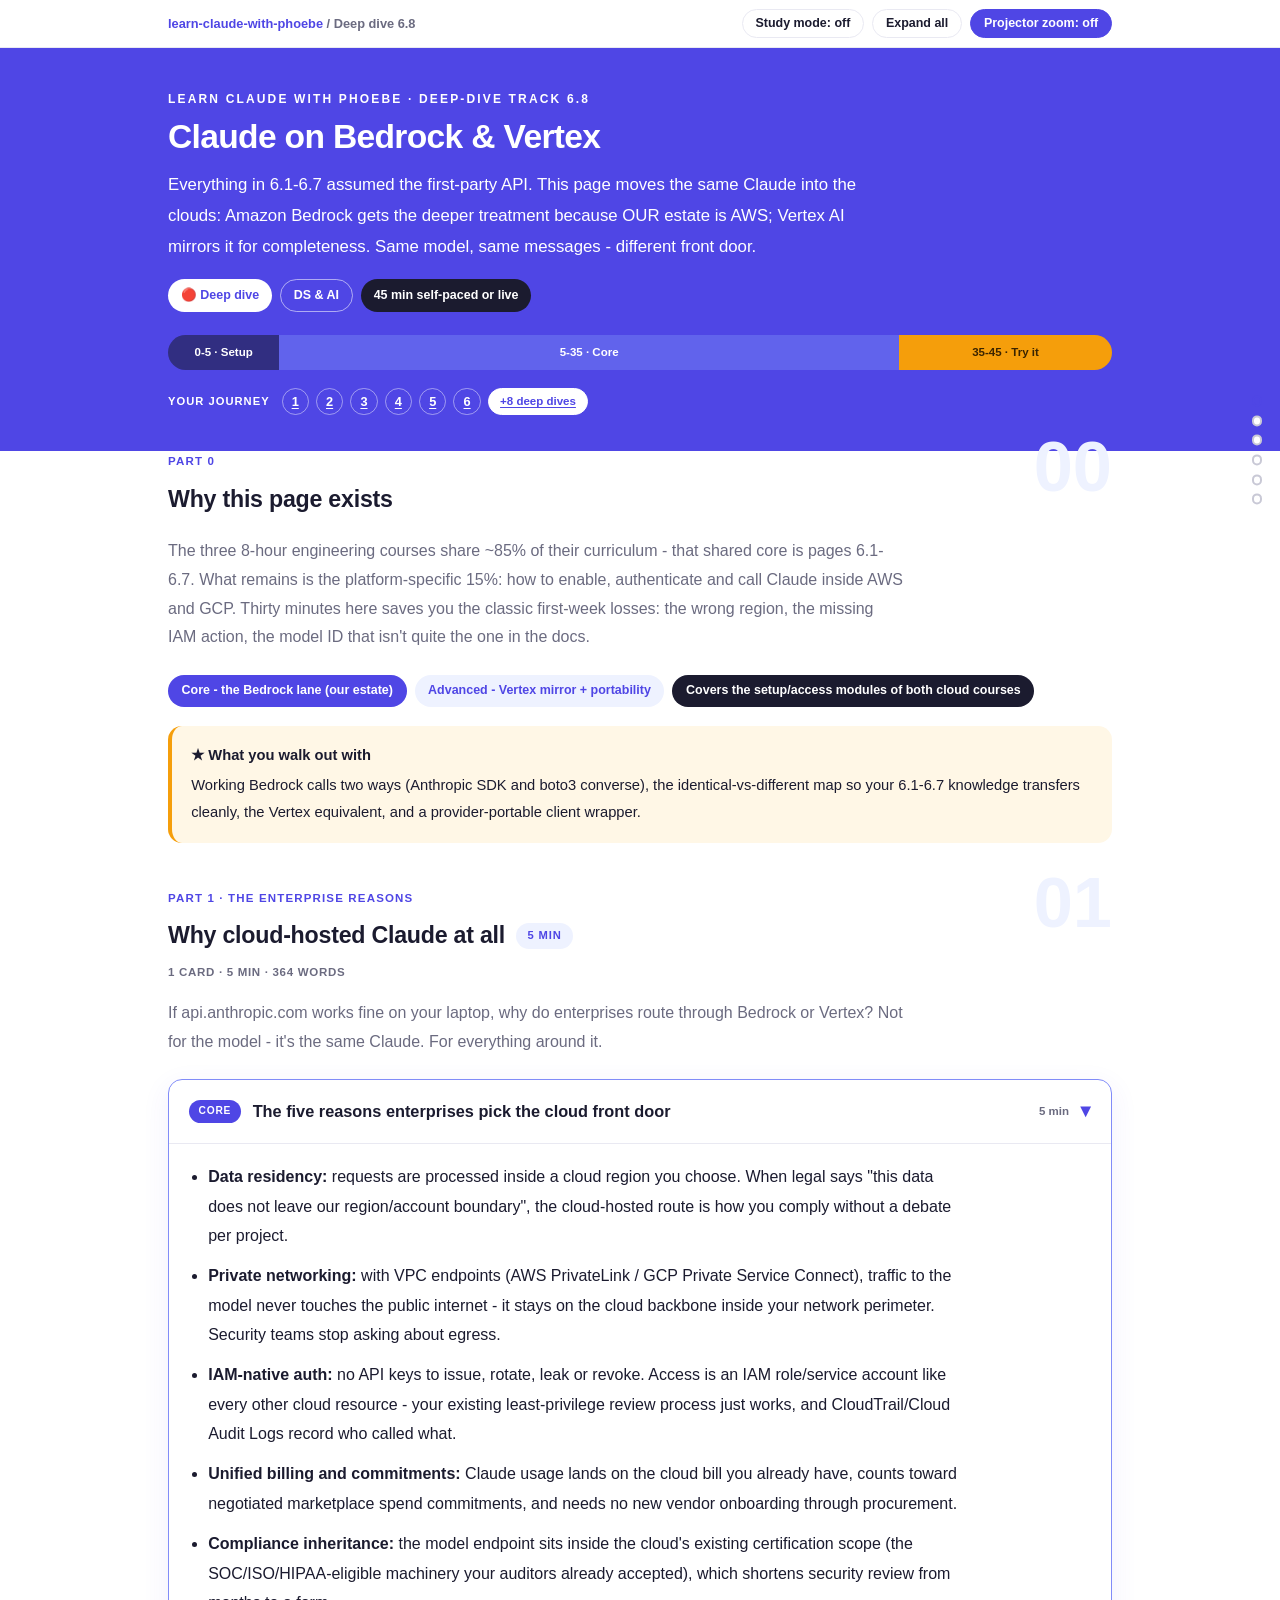
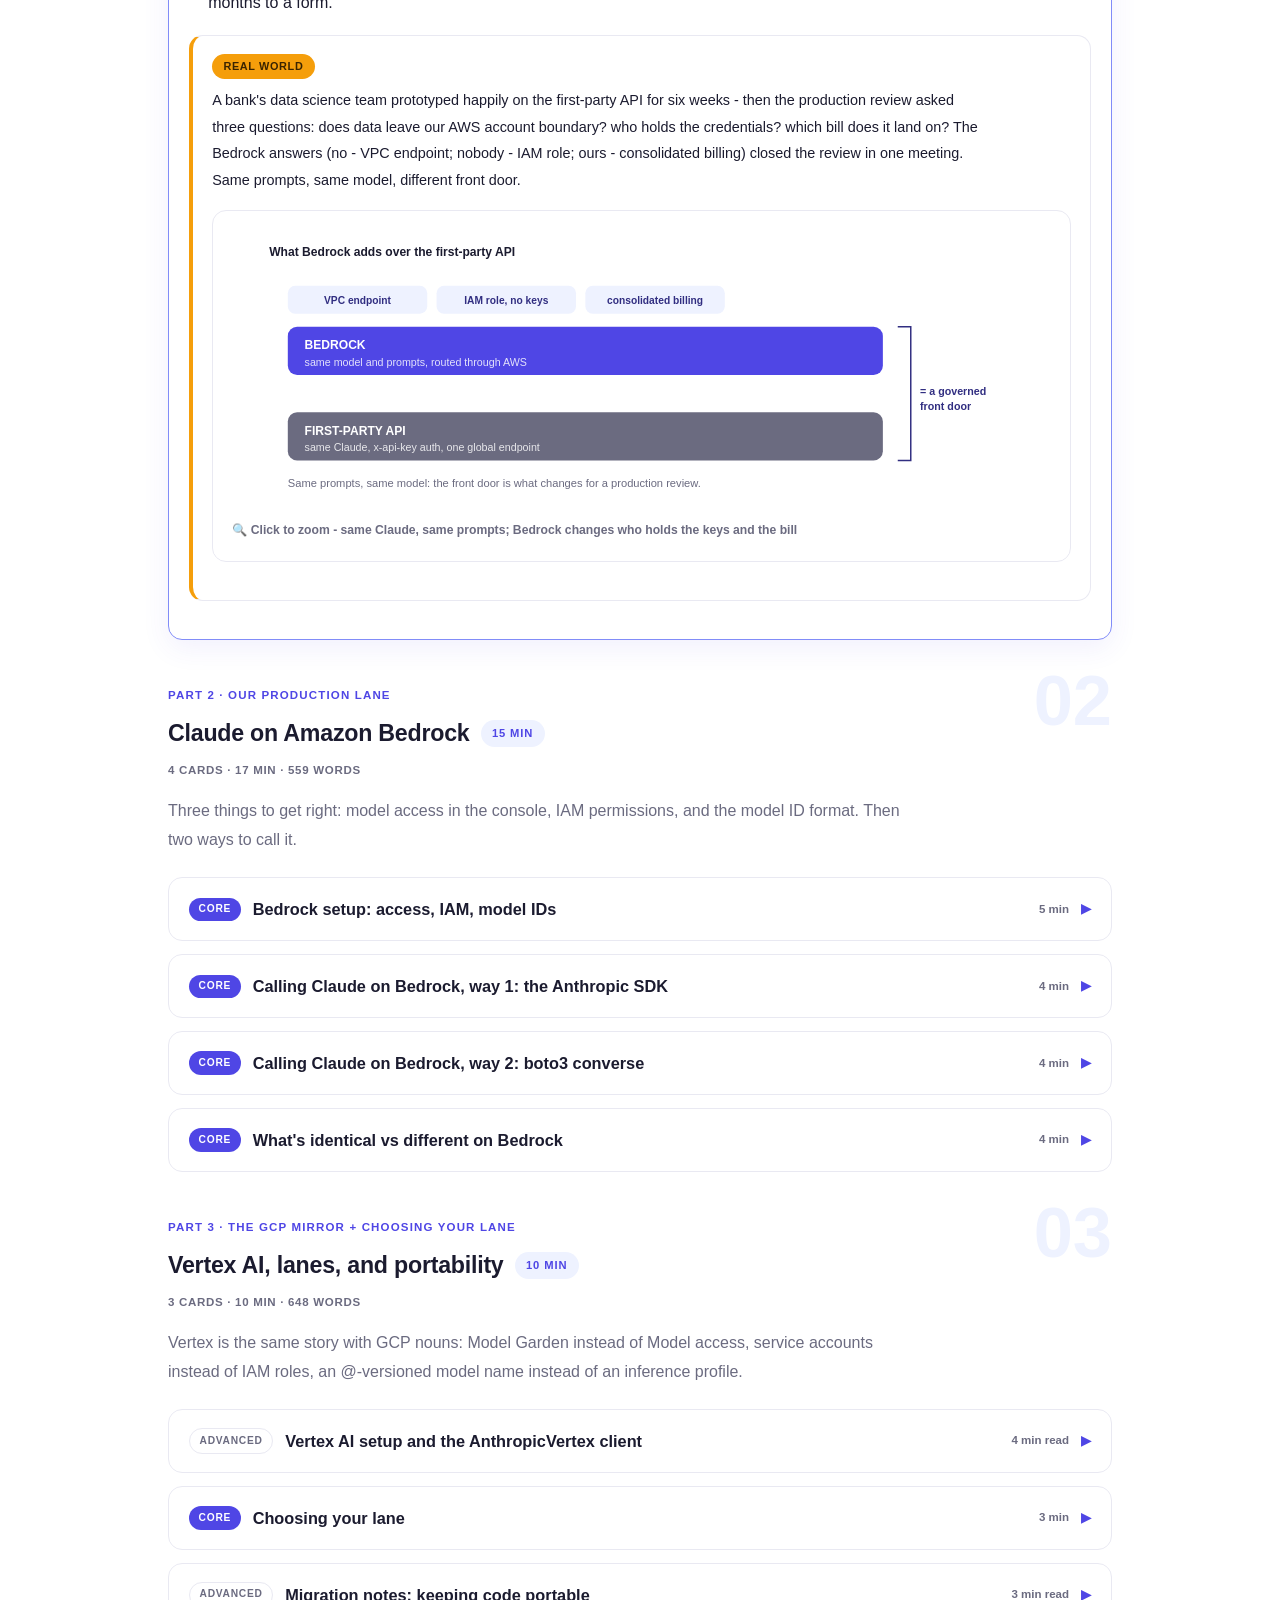
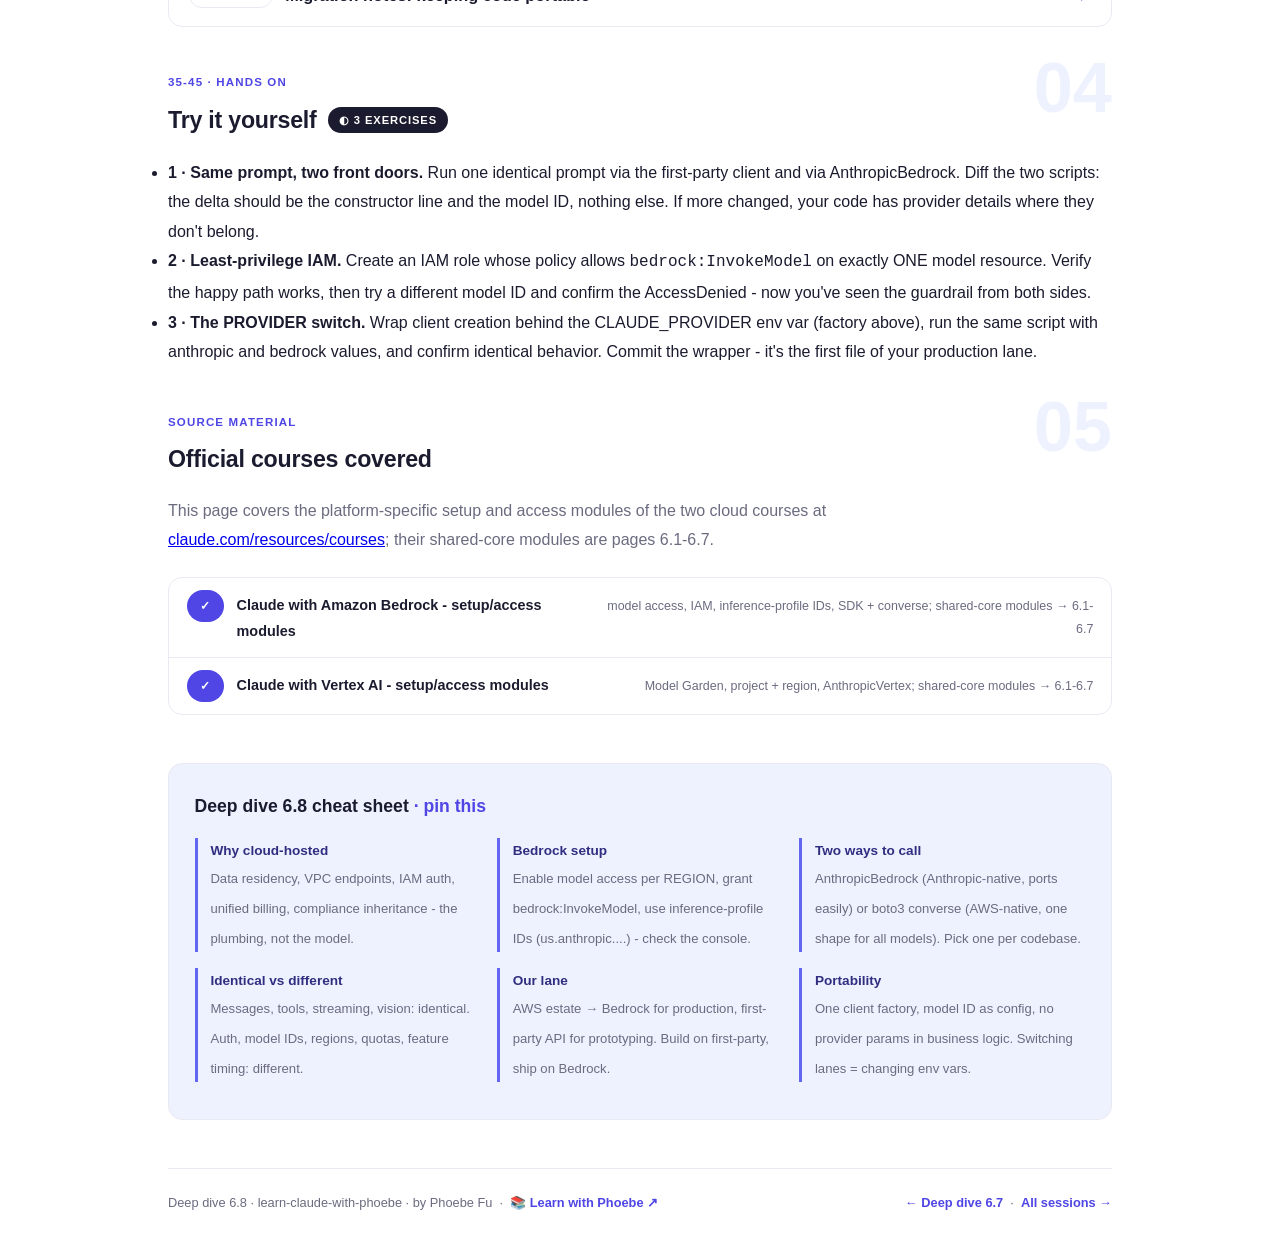
<file: courses/68-bedrock-vertex.html>
<!DOCTYPE html>
<html lang="en">
<head>
<meta charset="UTF-8">
<meta name="viewport" content="width=device-width, initial-scale=1.0">
<!-- social:start -->
<meta name="description" content="The three 8-hour engineering courses share ~85% of their curriculum - that shared core is pages 6.1-6.7. What remains is the platform-specific 15%: how to enable, authenticate and call...">
<meta property="og:type" content="article">
<meta property="og:site_name" content="Learn with Phoebe">
<meta property="og:title" content="Claude on Bedrock &amp; Vertex - learn claude with phoebe">
<meta property="og:description" content="The three 8-hour engineering courses share ~85% of their curriculum - that shared core is pages 6.1-6.7. What remains is the platform-specific 15%: how to enable, authenticate and call...">
<meta property="og:url" content="https://phoebefu6.github.io/learn-claude-with-phoebe/courses/68-bedrock-vertex.html">
<meta property="og:image" content="https://phoebefu6.github.io/learn-claude-with-phoebe/assets/og-cover.png">
<meta property="og:image:width" content="1200">
<meta property="og:image:height" content="630">
<meta name="twitter:card" content="summary_large_image">
<meta name="twitter:title" content="Claude on Bedrock &amp; Vertex - learn claude with phoebe">
<meta name="twitter:description" content="The three 8-hour engineering courses share ~85% of their curriculum - that shared core is pages 6.1-6.7. What remains is the platform-specific 15%: how to enable, authenticate and call...">
<meta name="twitter:image" content="https://phoebefu6.github.io/learn-claude-with-phoebe/assets/og-cover.png">
<!-- social:end -->
<title>Deep dive 6.8 · Claude on Bedrock &amp; Vertex - learn claude with phoebe</title>
<link rel="stylesheet" href="../assets/style.css?v=37">
</head>
<body>

<div class="toolbar">
  <div class="wrap">
    <span class="crumb"><a href="../index.html">learn-claude-with-phoebe</a> / Deep dive 6.8</span>
    <button class="btn" id="toggle-all" type="button">Expand all</button>
    <button class="btn primary" id="zoom-toggle" type="button">Projector zoom: off</button>
  </div>
</div>

<header class="masthead">
  <div class="wrap">
    <div class="eyebrow">Learn Claude with Phoebe · Deep-dive track 6.8</div>
    <h1>Claude on <span class="accent">Bedrock &amp; Vertex</span></h1>
    <p class="sub">Everything in 6.1-6.7 assumed the first-party API. This page moves the same Claude into the clouds: Amazon Bedrock gets the deeper treatment because OUR estate is AWS; Vertex AI mirrors it for completeness. Same model, same messages - different front door.</p>
    <div class="chip-row">
      <span class="chip level">🔴 Deep dive</span>
      <span class="chip audience">DS &amp; AI</span>
      <span class="chip time">45 min self-paced or live</span>
    </div>
    <div class="agenda">
      <span class="a1" style="flex:1">0-5 · Setup</span>
      <span class="a2" style="flex:6">5-35 · Core</span>
      <span class="a3" style="flex:2">35-45 · Try it</span>
    </div>
  </div>
</header>

<main class="wrap">

  <!-- ============ INTRO ============ -->
  <section class="section" id="intro">
    <div class="section-kicker">
      <span class="klabel">Part 0</span>
      <h2>Why this page exists</h2>
    </div>
    <p class="lede">The three 8-hour engineering courses share ~85% of their curriculum - that shared core is pages 6.1-6.7. What remains is the platform-specific 15%: how to enable, authenticate and call Claude inside AWS and GCP. Thirty minutes here saves you the classic first-week losses: the wrong region, the missing IAM action, the model ID that isn't quite the one in the docs.</p>
    <div class="legend">
      <span class="pill solid">Core - the Bedrock lane (our estate)</span>
      <span class="pill light">Advanced - Vertex mirror + portability</span>
      <span class="pill inkpill">Covers the setup/access modules of both cloud courses</span>
    </div>
    <div class="callout win">
      <strong>★ What you walk out with</strong>
      Working Bedrock calls two ways (Anthropic SDK and boto3 converse), the identical-vs-different map so your 6.1-6.7 knowledge transfers cleanly, the Vertex equivalent, and a provider-portable client wrapper.
    </div>
  </section>

  <!-- ============ PART 1: WHY CLOUD-HOSTED ============ -->
  <section class="section" id="why">
    <div class="section-kicker">
      <span class="klabel">Part 1 · the enterprise reasons</span>
      <h2>Why cloud-hosted Claude at all <span class="tag concept">5 min</span></h2>
    </div>
    <p class="lede">If api.anthropic.com works fine on your laptop, why do enterprises route through Bedrock or Vertex? Not for the model - it's the same Claude. For everything around it.</p>

    <details class="card" open>
      <summary><span class="mode live">Core</span>The five reasons enterprises pick the cloud front door<span class="mini">5 min</span><span class="caret">▶</span></summary>
      <div class="body">
        <ul>
          <li><strong>Data residency:</strong> requests are processed inside a cloud region you choose. When legal says "this data does not leave our region/account boundary", the cloud-hosted route is how you comply without a debate per project.</li>
          <li><strong>Private networking:</strong> with VPC endpoints (AWS PrivateLink / GCP Private Service Connect), traffic to the model never touches the public internet - it stays on the cloud backbone inside your network perimeter. Security teams stop asking about egress.</li>
          <li><strong>IAM-native auth:</strong> no API keys to issue, rotate, leak or revoke. Access is an IAM role/service account like every other cloud resource - your existing least-privilege review process just works, and CloudTrail/Cloud Audit Logs record who called what.</li>
          <li><strong>Unified billing and commitments:</strong> Claude usage lands on the cloud bill you already have, counts toward negotiated marketplace spend commitments, and needs no new vendor onboarding through procurement.</li>
          <li><strong>Compliance inheritance:</strong> the model endpoint sits inside the cloud's existing certification scope (the SOC/ISO/HIPAA-eligible machinery your auditors already accepted), which shortens security review from months to a form.</li>
        </ul>
        <div class="callout example">
          <span class="ex-pill">Real world</span>
          <p>A bank's data science team prototyped happily on the first-party API for six weeks - then the production review asked three questions: does data leave our AWS account boundary? who holds the credentials? which bill does it land on? The Bedrock answers (no - VPC endpoint; nobody - IAM role; ours - consolidated billing) closed the review in one meeting. Same prompts, same model, different front door.</p>
<figure class="zoomable">
  <svg viewBox="0 0 880 300" xmlns="http://www.w3.org/2000/svg" role="img" aria-label="A two-layer diagram showing the first-party API is the same Claude reached with an API key at one global endpoint, while Bedrock adds a VPC endpoint, an IAM role instead of keys, and consolidated AWS billing, equalling a governed front door for the same model and prompts.">
    <style>
      .bvgT { font: 700 13px Inter, sans-serif; fill: #1B1B2F; }
      .bvgB { font: 700 13px Inter, sans-serif; fill: #FFFFFF; }
      .bvgS { font: 400 11.5px Inter, sans-serif; fill: rgba(255,255,255,.84); }
      .bvgC { font: 700 11px Inter, sans-serif; fill: #312E81; }
      .bvgE { font: 700 11.5px Inter, sans-serif; fill: #312E81; }
      .bvgN { font: 400 12px Inter, sans-serif; fill: #6B6B80; }
    </style>
    <rect x="0" y="0" width="880" height="300" fill="#FFFFFF"/>
    <text class="bvgT" x="40" y="28">What Bedrock adds over the first-party API</text>
    <rect x="60" y="60" width="150" height="30" rx="8" fill="#EEF2FF"/>
    <text class="bvgC" x="135" y="80" text-anchor="middle">VPC endpoint</text>
    <rect x="220" y="60" width="150" height="30" rx="8" fill="#EEF2FF"/>
    <text class="bvgC" x="295" y="80" text-anchor="middle">IAM role, no keys</text>
    <rect x="380" y="60" width="150" height="30" rx="8" fill="#EEF2FF"/>
    <text class="bvgC" x="455" y="80" text-anchor="middle">consolidated billing</text>
    <rect x="60" y="104" width="640" height="52" rx="10" fill="#4F46E5"/>
    <text class="bvgB" x="78" y="128">BEDROCK</text>
    <text class="bvgS" x="78" y="146">same model and prompts, routed through AWS</text>
    <rect x="60" y="196" width="640" height="52" rx="10" fill="#6B6B80"/>
    <text class="bvgB" x="78" y="220">FIRST-PARTY API</text>
    <text class="bvgS" x="78" y="238">same Claude, x-api-key auth, one global endpoint</text>
    <path d="M716,104 h14 v144 h-14" fill="none" stroke="#312E81" stroke-width="1.6"/>
    <text class="bvgE" x="740" y="178">= a governed</text>
    <text class="bvgE" x="740" y="194">front door</text>
    <text class="bvgN" x="60" y="276">Same prompts, same model: the front door is what changes for a production review.</text>
  </svg>
  <figcaption>🔍 Click to zoom - same Claude, same prompts; Bedrock changes who holds the keys and the bill</figcaption>
</figure>

        </div>
      </div>
    </details>
  </section>

  <!-- ============ PART 2: BEDROCK ============ -->
  <section class="section" id="bedrock">
    <div class="section-kicker">
      <span class="klabel">Part 2 · our production lane</span>
      <h2>Claude on Amazon Bedrock <span class="tag concept">15 min</span></h2>
    </div>
    <p class="lede">Three things to get right: model access in the console, IAM permissions, and the model ID format. Then two ways to call it.</p>

    <details class="card">
      <summary><span class="mode live">Core</span>Bedrock setup: access, IAM, model IDs<span class="mini">5 min</span><span class="caret">▶</span></summary>
      <div class="body">
        <ul>
          <li><strong>Enable model access:</strong> in the AWS console, Bedrock → Model access → request the Anthropic models you need. This is per-region - a model enabled in us-east-1 is NOT enabled in eu-west-1. "AccessDeniedException" on your first call is almost always this or the next bullet.</li>
          <li><strong>IAM permissions:</strong> the caller's role needs <code>bedrock:InvokeModel</code> (and <code>bedrock:InvokeModelWithResponseStream</code> for streaming) on the model resources. Scope the Resource to specific models rather than <code>*</code> - it's an easy least-privilege win and exactly what a security review checks.</li>
          <li><strong>Model IDs:</strong> Bedrock model IDs are not the first-party names. Current convention is the cross-region <strong>inference-profile prefix</strong> format - a geography prefix plus the Anthropic ID, e.g. the <code>us.anthropic.claude-...</code> naming pattern - which lets AWS route your request across regions in that geography for capacity. IDs evolve with model releases: <strong>check the Bedrock console for the current ID</strong> rather than copying one from a blog post (including this one).</li>
        </ul>
        <div class="callout tip">
          <strong>Region is part of the address</strong>
          Pin the region deliberately and early: model access, quotas, model availability and your VPC endpoint are all per-region. Teams that let each script default to a different region spend their first week debugging phantom permission errors.
        </div>
      </div>
    </details>

    <details class="card">
      <summary><span class="mode live">Core</span>Calling Claude on Bedrock, way 1: the Anthropic SDK<span class="mini">4 min</span><span class="caret">▶</span></summary>
      <div class="body">
        <p>The anthropic python package ships an <code>AnthropicBedrock</code> client. Auth comes from the standard AWS credential chain (env vars, SSO profile, instance role) - no API key. Everything after the constructor is the same <code>messages.create</code> you know from 6.1.</p>
        <div class="prompt-box good"><span class="label">★ AnthropicBedrock: your 6.1 code, new front door</span>from anthropic import AnthropicBedrock

client = AnthropicBedrock(aws_region="us-east-1")

msg = client.messages.create(
    model="us.anthropic.claude-...",  # check the console for the current ID
    max_tokens=1024,
    system="You are a concise data-engineering assistant.",
    messages=[{"role": "user", "content": "Explain VPC endpoints in 3 bullets."}],
)
print(msg.content[0].text)

# Streaming, tool use, vision: same shapes as the first-party API.
with client.messages.stream(
    model="us.anthropic.claude-...",  # check the console
    max_tokens=1024,
    messages=[{"role": "user", "content": "Stream me a haiku about IAM."}],
) as stream:
    for text in stream.text_stream:
        print(text, end="")</div>
      </div>
    </details>

    <details class="card">
      <summary><span class="mode live">Core</span>Calling Claude on Bedrock, way 2: boto3 converse<span class="mini">4 min</span><span class="caret">▶</span></summary>
      <div class="body">
        <p>The AWS-native route: <code>boto3</code> with the <code>bedrock-runtime</code> service and the <code>converse</code> API - one uniform request shape across every Bedrock model, Claude included. Note the shape differences: content is a list of blocks with a <code>text</code> key, system is a list, and generation params live in <code>inferenceConfig</code>.</p>
        <div class="prompt-box good"><span class="label">★ boto3 converse: the AWS-native shape</span>import boto3

brt = boto3.client("bedrock-runtime", region_name="us-east-1")

resp = brt.converse(
    modelId="us.anthropic.claude-...",  # check the console for the current ID
    system=[{"text": "You are a concise data-engineering assistant."}],
    messages=[
        {"role": "user",
         "content": [{"text": "Explain VPC endpoints in 3 bullets."}]},
    ],
    inferenceConfig={"maxTokens": 1024, "temperature": 0.5},
)
print(resp["output"]["message"]["content"][0]["text"])</div>
        <p><strong>Which way?</strong> The Anthropic SDK if your team lives in Anthropic's docs and wants code that stays close to 6.1-6.7 (and ports to first-party or Vertex with one line changed). The converse API if you're an AWS-native shop that wants one client, one IAM story and one request shape across all Bedrock models. Both are production-grade; pick one per codebase and stop.</p>
      </div>
    </details>

    <details class="card">
      <summary><span class="mode live">Core</span>What's identical vs different on Bedrock<span class="mini">4 min</span><span class="caret">▶</span></summary>
      <div class="body">
        <p>The point of this table is relief: your 6.1-6.7 knowledge transfers almost entirely. What changes is the plumbing around the call, not the call.</p>
        <table class="clean">
          <thead><tr><th>Aspect</th><th>First-party API</th><th>Bedrock</th></tr></thead>
          <tbody>
            <tr><td>Messages, system prompts, multi-turn</td><td>Yes</td><td>Identical</td></tr>
            <tr><td>Tool use, streaming, vision</td><td>Yes</td><td>Identical shapes</td></tr>
            <tr><td>Auth</td><td>x-api-key header</td><td>SigV4 via IAM roles - no API keys</td></tr>
            <tr><td>Model IDs</td><td>claude-sonnet-... style names</td><td>Inference-profile IDs (us.anthropic.... style)</td></tr>
            <tr><td>Availability</td><td>One global endpoint</td><td>Per-region: access, models and quotas all vary</td></tr>
            <tr><td>Quotas &amp; limits</td><td>Anthropic rate limits</td><td>AWS service quotas - raise via the console</td></tr>
            <tr><td>Newest features</td><td>Land here first</td><td>Some features lag the first-party API</td></tr>
            <tr><td>Logging &amp; audit</td><td>Your own</td><td>CloudTrail, CloudWatch out of the box</td></tr>
          </tbody>
        </table>
      </div>
    </details>
  </section>

  <!-- ============ PART 3: VERTEX + CHOOSING ============ -->
  <section class="section" id="vertex">
    <div class="section-kicker">
      <span class="klabel">Part 3 · the GCP mirror + choosing your lane</span>
      <h2>Vertex AI, lanes, and portability <span class="tag concept">10 min</span></h2>
    </div>
    <p class="lede">Vertex is the same story with GCP nouns: Model Garden instead of Model access, service accounts instead of IAM roles, an @-versioned model name instead of an inference profile.</p>

    <details class="card">
      <summary><span class="mode self">Advanced</span>Vertex AI setup and the AnthropicVertex client<span class="mini">4 min read</span><span class="caret">▶</span></summary>
      <div class="body">
        <ul>
          <li><strong>Enable:</strong> in the GCP console, find Claude in the Vertex AI <strong>Model Garden</strong> and enable it for your project. As with Bedrock, availability is per-region - pick a region that hosts the model you want.</li>
          <li><strong>Auth:</strong> Application Default Credentials - a service account with the Vertex AI user role, or your gcloud login locally. No API keys here either.</li>
          <li><strong>Model names:</strong> Vertex uses an @-version convention - a name like <code>claude-sonnet-5@</code> plus a version marker. Same caveat as Bedrock: names evolve, check the Model Garden page for the current one.</li>
        </ul>
        <div class="prompt-box good"><span class="label">★ AnthropicVertex: the GCP mirror</span>from anthropic import AnthropicVertex

client = AnthropicVertex(
    project_id="my-gcp-project",
    region="us-east5",  # a region where the model is available
)

msg = client.messages.create(
    model="claude-sonnet-5@...",  # check Model Garden for the current name
    max_tokens=1024,
    messages=[{"role": "user", "content": "Explain Model Garden in 2 lines."}],
)
print(msg.content[0].text)</div>
        <p>Notice what didn't change: <code>messages.create</code>, the message shapes, tool use, streaming. The Anthropic SDK makes the three front doors nearly interchangeable at the code level - which is exactly what the portability card below exploits.</p>
      </div>
    </details>

    <details class="card">
      <summary><span class="mode live">Core</span>Choosing your lane<span class="mini">3 min</span><span class="caret">▶</span></summary>
      <div class="body">
        <ul>
          <li><strong>First-party API:</strong> fastest access to new models and features, simplest setup (one API key). The default for prototypes, evals and anything that hasn't met a security review yet.</li>
          <li><strong>Bedrock:</strong> the choice when you're an AWS shop - IAM auth, VPC endpoints, CloudTrail, AWS billing. Production workloads that touch governed data belong here.</li>
          <li><strong>Vertex:</strong> the same argument for GCP estates. If your data lives in BigQuery and your workloads run on GKE, Vertex keeps Claude inside that perimeter.</li>
        </ul>
        <div class="callout example">
          <span class="ex-pill">Real world</span>
          <p>Our context makes this a short conversation: the estate is AWS, and the WorkSpaces reality from Session 5 means our production workloads already live inside AWS-managed boundaries with IAM everywhere. So <strong>Bedrock is our production lane</strong> - private networking, roles instead of keys, usage on the AWS bill. The first-party API stays in the toolkit for prototyping and for trying features before they reach Bedrock. Build on first-party, ship on Bedrock.</p>
<figure class="zoomable">
  <svg viewBox="0 0 880 340" xmlns="http://www.w3.org/2000/svg" role="img" aria-label="A decision tree showing that a workload that has passed a production security review runs on Bedrock with a VPC endpoint, an IAM role and the AWS bill, while a workload still prototyping stays on the first-party API.">
    <style>
      .cylT { font: 700 13px Inter, sans-serif; fill: #1B1B2F; }
      .cylQ { font: 700 12.5px Inter, sans-serif; fill: #FFFFFF; }
      .cylO { font: 700 12px Inter, sans-serif; fill: #312E81; }
      .cylE { font: 600 11px Inter, sans-serif; fill: #6B6B80; }
      .cylN { font: 400 12px Inter, sans-serif; fill: #6B6B80; }
    </style>
    <rect x="0" y="0" width="880" height="340" fill="#FFFFFF"/>
    <text class="cylT" x="40" y="28">First-party or Bedrock for this workload</text>
    <rect x="40" y="40" width="240" height="56" rx="10" fill="#312E81"/>
    <text class="cylQ" x="160" y="62" text-anchor="middle">Has it passed a</text>
    <text class="cylQ" x="160" y="80" text-anchor="middle">production security review?</text>
    <line x1="280" y1="68" x2="640" y2="72" stroke="#C9C9D6" stroke-width="1.5"/>
    <line x1="280" y1="68" x2="640" y2="212" stroke="#C9C9D6" stroke-width="1.5"/>
    <text class="cylE" x="460" y="60" text-anchor="middle">yes</text>
    <text class="cylE" x="460" y="134" text-anchor="middle">no</text>
    <rect x="640" y="40" width="200" height="64" rx="10" fill="#EEF2FF" stroke="#312E81" stroke-width="1.5"/>
    <text class="cylO" x="740" y="66" text-anchor="middle">Bedrock</text>
    <text class="cylO" x="740" y="84" text-anchor="middle">VPC, IAM role, AWS bill</text>
    <rect x="640" y="180" width="200" height="64" rx="10" fill="#EEF2FF" stroke="#312E81" stroke-width="1.5"/>
    <text class="cylO" x="740" y="206" text-anchor="middle">First-party API</text>
    <text class="cylO" x="740" y="224" text-anchor="middle">prototype here first</text>
    <text class="cylN" x="40" y="316">Our estate is AWS: build on first-party, ship on Bedrock once it clears review.</text>
  </svg>
  <figcaption>🔍 Click to zoom - build on first-party, ship on Bedrock once it clears review</figcaption>
</figure>

        </div>
      </div>
    </details>

    <details class="card">
      <summary><span class="mode self">Advanced</span>Migration notes: keeping code portable<span class="mini">3 min read</span><span class="caret">▶</span></summary>
      <div class="body">
        <p>Since prototype and production live on different front doors, make switching a config change, not a refactor:</p>
        <ul>
          <li><strong>Thin wrapper over the client:</strong> exactly one function in the codebase constructs a client. Business logic imports the wrapper, never a provider class.</li>
          <li><strong>Model ID as config:</strong> IDs differ per provider (claude-sonnet-... vs us.anthropic.... vs ...@version), so they live in env vars or config files - never hardcoded in application code.</li>
          <li><strong>No provider-specific params in business logic:</strong> stick to the shared surface (messages, system, max_tokens, tools, streaming). Anything provider-specific stays inside the wrapper, behind a comment explaining why.</li>
        </ul>
        <div class="prompt-box good"><span class="label">★ Provider-portable client factory</span>import os

def make_client():
    provider = os.environ.get("CLAUDE_PROVIDER", "anthropic")
    if provider == "bedrock":
        from anthropic import AnthropicBedrock
        return AnthropicBedrock(
            aws_region=os.environ.get("AWS_REGION", "us-east-1"))
    if provider == "vertex":
        from anthropic import AnthropicVertex
        return AnthropicVertex(
            project_id=os.environ["GCP_PROJECT"],
            region=os.environ["GCP_REGION"])
    from anthropic import Anthropic
    return Anthropic()  # first-party: reads ANTHROPIC_API_KEY

client = make_client()
MODEL = os.environ["CLAUDE_MODEL"]  # provider-specific ID lives in config

msg = client.messages.create(
    model=MODEL, max_tokens=1024,
    messages=[{"role": "user", "content": "Same code, three front doors."}],
)</div>
        <div class="callout tip">
          <strong>Test the wrapper on day one</strong>
          Run your eval set (6.2) through both lanes before you depend on the portability. Same model family through a different front door should score the same - and if a feature you rely on lags on Bedrock, you want to learn that from a failing eval, not a production incident.
        </div>
      </div>
    </details>
  </section>

  <!-- ============ TRY IT ============ -->
  <section class="section" id="exercise">
    <div class="section-kicker">
      <span class="klabel">35-45 · hands on</span>
      <h2>Try it yourself <span class="tag exercise">◐ 3 exercises</span></h2>
    </div>
    <ul>
      <li><strong>1 · Same prompt, two front doors.</strong> Run one identical prompt via the first-party client and via AnthropicBedrock. Diff the two scripts: the delta should be the constructor line and the model ID, nothing else. If more changed, your code has provider details where they don't belong.</li>
      <li><strong>2 · Least-privilege IAM.</strong> Create an IAM role whose policy allows <code>bedrock:InvokeModel</code> on exactly ONE model resource. Verify the happy path works, then try a different model ID and confirm the AccessDenied - now you've seen the guardrail from both sides.</li>
      <li><strong>3 · The PROVIDER switch.</strong> Wrap client creation behind the CLAUDE_PROVIDER env var (factory above), run the same script with anthropic and bedrock values, and confirm identical behavior. Commit the wrapper - it's the first file of your production lane.</li>
    </ul>
  </section>

  <!-- ============ OFFICIAL COURSES ============ -->
  <section class="section" id="official">
    <div class="section-kicker">
      <span class="klabel">Source material</span>
      <h2>Official courses covered</h2>
    </div>
    <p class="lede">This page covers the platform-specific setup and access modules of the two cloud courses at <a href="https://claude.com/resources/courses">claude.com/resources/courses</a>; their shared-core modules are pages 6.1-6.7.</p>
    <div class="covered">
      <div class="covered-row"><span class="status pill solid">✓</span><span class="name">Claude with Amazon Bedrock - setup/access modules</span><span class="note">model access, IAM, inference-profile IDs, SDK + converse; shared-core modules → 6.1-6.7</span></div>
      <div class="covered-row"><span class="status pill solid">✓</span><span class="name">Claude with Vertex AI - setup/access modules</span><span class="note">Model Garden, project + region, AnthropicVertex; shared-core modules → 6.1-6.7</span></div>
    </div>
  </section>

  <!-- ============ CHEAT SHEET ============ -->
  <section class="cheat" id="cheatsheet">
    <h3>Deep dive 6.8 cheat sheet <span>· pin this</span></h3>
    <div class="grid-2">
      <div class="cheat-item"><b>Why cloud-hosted</b><span>Data residency, VPC endpoints, IAM auth, unified billing, compliance inheritance - the plumbing, not the model.</span></div>
      <div class="cheat-item"><b>Bedrock setup</b><span>Enable model access per REGION, grant bedrock:InvokeModel, use inference-profile IDs (us.anthropic....) - check the console.</span></div>
      <div class="cheat-item"><b>Two ways to call</b><span>AnthropicBedrock (Anthropic-native, ports easily) or boto3 converse (AWS-native, one shape for all models). Pick one per codebase.</span></div>
      <div class="cheat-item"><b>Identical vs different</b><span>Messages, tools, streaming, vision: identical. Auth, model IDs, regions, quotas, feature timing: different.</span></div>
      <div class="cheat-item"><b>Our lane</b><span>AWS estate → Bedrock for production, first-party API for prototyping. Build on first-party, ship on Bedrock.</span></div>
      <div class="cheat-item"><b>Portability</b><span>One client factory, model ID as config, no provider params in business logic. Switching lanes = changing env vars.</span></div>
    </div>
  </section>

  <footer class="pagefoot">
    <span>Deep dive 6.8 · learn-claude-with-phoebe · by Phoebe Fu &nbsp;·&nbsp; 📚 <a href="https://phoebefu6.github.io/learn-with-phoebe/">Learn with Phoebe ↗</a></span>
    <span><a href="67-agents-workflows.html">← Deep dive 6.7</a> &nbsp;·&nbsp; <a href="../index.html">All sessions →</a></span>
  </footer>

</main>

<script src="../assets/app.js?v=36"></script>
</body>
</html>
</file>
<file: assets/style.css>
/* learn-claude-with-phoebe - editorial bold design system
   Accent: indigo #4F46E5 · Ink: #1B1B2F · Flagship: amber #F59E0B */

:root {
  --indigo: #4F46E5;
  --indigo-deep: #312E81;
  --indigo-mid: #6366F1;
  --indigo-soft: #818CF8;
  --indigo-50: #EEF2FF;
  --ink: #1B1B2F;
  --muted: #6B6B80;
  --faint: #C9C9D6;
  --hairline: #E9E9F2;
  --amber: #F59E0B;
  --amber-ink: #3A2400;
  --amber-50: #FFF7E6;
  --paper: #FFFFFF;
  --code-bg: #EEF2FF;
  --code-ink: #1B1B2F;
  --radius: 14px;
}

* { margin: 0; padding: 0; box-sizing: border-box; }

html { font-size: 16px; scroll-behavior: smooth; }
html.zoom-125 { font-size: 20px; }
html.zoom-150 { font-size: 24px; }

body {
  font-family: "Inter", -apple-system, BlinkMacSystemFont, "Segoe UI", Roboto, sans-serif;
  background: var(--paper);
  color: var(--ink);
  line-height: 1.85;
  font-feature-settings: "tnum";
}

.wrap { max-width: 62rem; margin: 0 auto; padding: 0 1.5rem; }

/* ---------- header band ---------- */
.masthead {
  background: var(--indigo);
  color: #fff;
  padding: 2.5rem 0 2.25rem;
}
.masthead .eyebrow {
  font-size: .75rem;
  letter-spacing: .18em;
  text-transform: uppercase;
  opacity: 1;
  font-weight: 600;
}
.masthead h1 {
  font-size: 2.1rem;
  line-height: 1.15;
  font-weight: 800;
  margin: .5rem 0 .75rem;
  letter-spacing: -.02em;
}
.masthead h1 .accent { color: inherit; }
.masthead .sub { font-size: 1.05rem; opacity: 1; max-width: 44rem; }

.chip-row { display: flex; flex-wrap: wrap; gap: .5rem; margin-top: 1.1rem; }
.chip {
  display: inline-flex;
  align-items: center;
  gap: .35rem;
  border-radius: 999px;
  padding: .25rem .8rem;
  font-size: .78rem;
  font-weight: 600;
  white-space: nowrap;
}
.chip.level { background: #fff; color: var(--indigo); }
.chip.audience { background: rgba(255,255,255,.08); color: #fff; border: 1px solid rgba(255,255,255,.35); }
.chip.time { background: var(--ink); color: #fff; font-variant-numeric: tabular-nums; }

/* ---------- agenda bar ---------- */
.agenda {
  display: flex;
  border-radius: 999px;
  overflow: hidden;
  margin: 1.4rem 0 0;
  font-size: .72rem;
  font-weight: 600;
  text-align: center;
  color: #fff;
}
.agenda span { padding: .45rem .3rem; white-space: nowrap; overflow: hidden; text-overflow: ellipsis; }
.agenda .a1 { background: var(--indigo-deep); }
.agenda .a2 { background: #6163EC; color: #fff; }
.agenda .a3 { background: var(--amber); color: var(--amber-ink); }
.agenda .a4 { background: var(--indigo-soft); color: var(--ink); }

/* ---------- toolbar ---------- */
.toolbar {
  position: sticky;
  top: 0;
  z-index: 40;
  background: rgba(255,255,255,.94);
  backdrop-filter: blur(6px);
  border-bottom: 1px solid var(--hairline);
  padding: .55rem 0;
}
.toolbar .wrap { display: flex; align-items: center; gap: .5rem; flex-wrap: nowrap; }
.toolbar .crumb { font-size: .8rem; color: var(--muted); font-weight: 600; margin-right: auto; min-width: 0; white-space: nowrap; overflow: hidden; text-overflow: ellipsis; }
.toolbar .btn { white-space: nowrap; flex: none; padding: .38rem .8rem; font-size: .78rem; line-height: 1.2; }
.toolbar .crumb a { color: var(--indigo); text-decoration: none; }
.btn {
  border: 1px solid var(--hairline);
  background: #fff;
  color: var(--ink);
  border-radius: 999px;
  padding: .35rem .9rem;
  font-size: .78rem;
  font-weight: 600;
  cursor: pointer;
  font-family: inherit;
  transition: all .15s ease;
}
.btn:hover { border-color: var(--indigo); color: var(--indigo); }
.btn.primary { background: var(--indigo); border-color: var(--indigo); color: #fff; }
.btn.primary:hover { background: var(--indigo-deep); }

/* ---------- sections ---------- */
main { padding: 2.5rem 0 4rem; }

.section { margin-bottom: 2.8rem; }
.section-kicker { margin-bottom: 1rem; }
.section-kicker .klabel {
  display: block;
  font-size: .72rem;
  text-transform: uppercase;
  letter-spacing: .1em;
  color: var(--indigo);
  font-weight: 700;
  margin-bottom: .35rem;
}
.section-kicker h2 {
  font-size: 1.45rem;
  font-weight: 800;
  letter-spacing: -.01em;
  display: flex;
  align-items: center;
  gap: .7rem;
  flex-wrap: wrap;
}
.section-kicker .tag {
  border-radius: 999px;
  padding: .18rem .7rem;
  font-size: .7rem;
  font-weight: 700;
  text-transform: uppercase;
  letter-spacing: .08em;
}
.tag.concept { background: var(--indigo-50); color: var(--indigo); }
.tag.demo { background: var(--amber-50); color: var(--amber-ink); }
.tag.exercise { background: var(--ink); color: #fff; }

.lede { color: var(--muted); max-width: 46rem; margin-bottom: 1.4rem; line-height: 1.8; }

/* live vs self-study markers on cards */
.mode {
  font-size: .64rem;
  font-weight: 700;
  text-transform: uppercase;
  letter-spacing: .07em;
  padding: .14rem .6rem;
  border-radius: 999px;
  flex: none;
}
.mode.live { background: var(--indigo); color: #fff; }
.mode.self { background: #fff; color: var(--muted); border: 1px solid var(--hairline); }

/* ---------- accordions ---------- */
details.card {
  border: 1px solid var(--hairline);
  border-radius: var(--radius);
  margin-bottom: .8rem;
  overflow: hidden;
  background: #fff;
}
details.card[open] { border-color: var(--indigo-soft); box-shadow: 0 8px 28px rgba(79,70,229,.08); }
details.card summary {
  list-style: none;
  cursor: pointer;
  padding: 1rem 1.25rem;
  display: flex;
  align-items: center;
  gap: .75rem;
  font-weight: 700;
  font-size: 1.02rem;
  user-select: none;
}
details.card summary::-webkit-details-marker { display: none; }
details.card summary .dot {
  width: .6rem; height: .6rem;
  border-radius: 999px;
  background: var(--indigo);
  flex: none;
}
details.card summary .mini { margin-left: auto; font-size: .72rem; color: var(--muted); font-weight: 600; white-space: nowrap; }
details.card summary .caret { transition: transform .2s ease; color: var(--indigo); font-size: .8rem; }
details.card[open] summary .caret { transform: rotate(90deg); }
details.card .body { padding: 0 1.25rem 1.4rem; border-top: 1px solid var(--hairline); padding-top: 1.15rem; }
details.card .body p { margin-bottom: 1.05rem; max-width: 48rem; }
details.card .body p:last-child { margin-bottom: 0; }
details.card .body ul, details.card .body ol { margin: 0 0 1.1rem 1.2rem; max-width: 47rem; }
details.card .body li { margin-bottom: .65rem; }
details.card .body h4 { font-size: .95rem; font-weight: 700; margin: 1.1rem 0 .45rem; }
details.card .body h4:first-child { margin-top: 0; }

/* ---------- pills & legends ---------- */
.legend { display: flex; flex-wrap: wrap; gap: .5rem; margin: 0 0 1.2rem; }
.pill {
  display: inline-flex;
  align-items: center;
  gap: .4rem;
  border-radius: 999px;
  padding: .28rem .85rem;
  font-size: .78rem;
  font-weight: 600;
}
.pill.solid { background: var(--indigo); color: #fff; }
.pill.light { background: var(--indigo-50); color: var(--indigo); }
.pill.inkpill { background: var(--ink); color: #fff; }
.pill.amber, .pill.peach { background: var(--amber); color: var(--amber-ink); }
.pill.bare { color: var(--muted); }

/* ---------- 4D grid ---------- */
.grid-2 { display: grid; grid-template-columns: repeat(auto-fit, minmax(15rem, 1fr)); gap: .8rem; margin: .5rem 0 1rem; }
.d-card {
  border: 1px solid var(--hairline);
  border-left: 4px solid var(--indigo);
  border-radius: 10px;
  padding: 1rem 1.1rem;
}
.d-card h4 { font-size: .95rem; margin-bottom: .3rem; }
.d-card h4 .lead-letter { color: var(--indigo); }
.d-card p { font-size: .86rem; color: var(--muted); margin: 0; }

/* ---------- tables ---------- */
table.clean { width: 100%; border-collapse: collapse; font-size: .9rem; margin: .4rem 0 1rem; }
table.clean th {
  text-align: left;
  font-size: .72rem;
  text-transform: uppercase;
  letter-spacing: .08em;
  color: var(--muted);
  padding: .5rem .6rem;
  border-bottom: 2px solid var(--ink);
}
table.clean td { padding: .7rem .6rem; border-bottom: .5px solid var(--hairline); vertical-align: top; line-height: 1.7; }
table.clean td:first-child { font-weight: 600; }

/* ---------- prompt boxes ---------- */
.prompt-box{
  position: relative;
  background: #EEF2FF;
  border: 1px solid #E9E9F2;
  color: #1B1B2F;
  border-radius: var(--radius);
  padding: 1.1rem 1.2rem;
  margin: 1rem 0 1.2rem;
  font-family: "SF Mono", ui-monospace, Menlo, Consolas, monospace;
  font-size: .84rem;
  line-height: 1.65;
  white-space: pre-wrap;
  word-break: break-word;
}
.prompt-box .label{
  position: absolute;
  top: -0.7rem;
  left: 1rem;
  background: #4F46E5;
  color: #FFFFFF;
  font-family: "Inter", -apple-system, sans-serif;
  font-size: .68rem;
  font-weight: 700;
  letter-spacing: .06em;
  text-transform: uppercase;
  border-radius: 999px;
  padding: .15rem .7rem;
}
.prompt-box.bad .label { background: var(--faint); color: var(--ink); }
.prompt-box.good .label { background: var(--amber); color: var(--amber-ink); }
.copy-btn{
  position: absolute;
  top: .7rem;
  right: .7rem;
  background: #FFFFFF;
  border: 1px solid #E9E9F2;
  color: #1B1B2F;
  border-radius: 999px;
  padding: .25rem .8rem;
  font-size: .72rem;
  font-weight: 600;
  cursor: pointer;
  font-family: "Inter", -apple-system, sans-serif;
  transition: background .15s ease;
}
.copy-btn:hover { background: #E9E9F2; }
.copy-btn.copied { background: var(--amber); border-color: var(--amber); color: var(--amber-ink); }

/* ---------- demo steps ---------- */
.steps { counter-reset: step; margin: .6rem 0 1rem; }
.step {
  display: grid;
  grid-template-columns: max-content minmax(0, 1fr);
  column-gap: .9rem;
  row-gap: .2rem;
  padding: .85rem 0;
  border-bottom: .5px solid var(--hairline);
}
.step > * { grid-column: 2; min-width: 0; }
.step > .prompt-box { margin: .8rem 0 .4rem; }
.step:last-child { border-bottom: none; }
.step::before {
  counter-increment: step;
  content: counter(step);
  flex: none;
  width: 1.7rem; height: 1.7rem;
  border-radius: 999px;
  background: var(--indigo-50);
  color: var(--indigo);
  font-weight: 700;
  font-size: .85rem;
  display: inline-flex;
  align-items: center;
  justify-content: center;
  margin-top: .1rem;
}
.step p { margin: 0; }

/* ---------- callouts ---------- */
.callout {
  border-radius: var(--radius);
  padding: 1rem 1.2rem;
  margin: 1rem 0;
  font-size: .92rem;
}
.callout.tip { background: var(--indigo-50); border-left: 4px solid var(--indigo); }
.callout.win { background: var(--amber-50); border-left: 4px solid var(--amber); }
.callout strong:first-child { display: block; margin-bottom: .2rem; }

.callout.example {
  background: #FFFFFF;
  border: 1px solid var(--hairline);
  border-left: 4px solid var(--amber);
  font-size: .9rem;
}
.callout.example .ex-pill {
  display: inline-block;
  background: var(--amber);
  color: var(--amber-ink);
  border-radius: 999px;
  padding: .15rem .7rem;
  font-size: .68rem;
  font-weight: 700;
  text-transform: uppercase;
  letter-spacing: .06em;
  margin-bottom: .5rem;
}
.callout.example p { margin: 0 0 .75rem; max-width: 47rem; }
.callout.example p:last-child { margin-bottom: 0; }
.callout.example ul { margin: 0 0 0 1.1rem; max-width: 46rem; }
.callout.example li { margin-bottom: .6rem; }
.callout.example li:last-child { margin-bottom: 0; }

/* ---------- zoomable figures ---------- */
figure.zoomable {
  border: 1px solid var(--hairline);
  border-radius: var(--radius);
  padding: 1.2rem;
  margin: 1rem 0 1.4rem;
  cursor: zoom-in;
  transition: box-shadow .15s ease;
  background: #fff;
}
figure.zoomable:hover { box-shadow: 0 8px 28px rgba(79,70,229,.12); }
figure.zoomable svg, figure.zoomable img { width: 100%; height: auto; display: block; }
figure.zoomable figcaption {
  margin-top: .6rem;
  font-size: .76rem;
  color: var(--muted);
  font-weight: 600;
  display: flex;
  align-items: center;
  gap: .4rem;
}

.lightbox{
  position: fixed;
  inset: 0;
  z-index: 100;
  background: rgba(255,255,255,.97);
  display: none;
  align-items: center;
  justify-content: center;
  padding: 3vh 3vw;
  cursor: zoom-out;
}
.lightbox.open { display: flex; }
.lightbox .inner{
  background: #fff;
  border: 1px solid #E9E9F2;
  box-shadow: 0 10px 40px rgba(27,27,47,.14);
  border-radius: var(--radius);
  padding: 2rem;
  max-width: 94vw;
  max-height: 92vh;
  overflow: auto;
}
.lightbox .inner svg, .lightbox .inner img { width: min(88vw, 70rem); height: auto; }
.lightbox .close-hint{
  position: fixed;
  top: 1rem; right: 1.4rem;
  color: #1B1B2F;
  font-size: .8rem;
  font-weight: 600;
}

/* ---------- courses covered ---------- */
.covered { border: 1px solid var(--hairline); border-radius: var(--radius); overflow: hidden; }
.covered-row {
  display: flex;
  align-items: baseline;
  gap: .8rem;
  padding: .75rem 1.1rem;
  border-bottom: .5px solid var(--hairline);
  font-size: .9rem;
}
.covered-row:last-child { border-bottom: none; }
.covered-row .status { flex: none; }
.covered-row .name { font-weight: 600; }
.covered-row .note { margin-left: auto; color: var(--muted); font-size: .78rem; text-align: right; }

/* ---------- cheat sheet footer ---------- */
.cheat{
  background: #EEF2FF;
  border: 1px solid #E9E9F2;
  color: #1B1B2F;
  border-radius: var(--radius);
  padding: 1.6rem 1.6rem 1.3rem;
  margin-top: 3rem;
}
.cheat h3 { font-size: 1.1rem; margin-bottom: 1rem; }
.cheat h3 span { color: #4F46E5; }
.cheat .grid-2 { gap: 1rem; }
.cheat .cheat-item { border-left: 3px solid var(--indigo-mid); padding-left: .8rem; }
.cheat .cheat-item b { display: block; font-size: .85rem; color: #312E81; }
.cheat .cheat-item span { font-size: .82rem; color: #6B6B80; }

footer.pagefoot {
  border-top: 1px solid var(--hairline);
  margin-top: 3rem;
  padding: 1.4rem 0 2.5rem;
  font-size: .8rem;
  color: var(--muted);
  display: flex;
  justify-content: space-between;
  flex-wrap: wrap;
  gap: .8rem;
}
footer.pagefoot a { color: var(--indigo); text-decoration: none; font-weight: 600; }

/* ---------- wayfinding: reading progress + section dots + part numbers ---------- */

#progress-bar {
  position: fixed;
  top: 0; left: 0;
  height: 3px;
  width: 0;
  background: linear-gradient(90deg, var(--indigo), var(--amber));
  z-index: 90;
}

.pagenav {
  position: fixed;
  right: 1.1rem;
  top: 50%;
  transform: translateY(-50%);
  z-index: 50;
  display: flex;
  flex-direction: column;
  gap: .55rem;
}
.pagenav a {
  width: .68rem; height: .68rem;
  border-radius: 999px;
  background: #fff;
  border: 2px solid var(--faint);
  display: block;
  position: relative;
  transition: all .15s ease;
}
.pagenav a:hover { border-color: var(--indigo); transform: scale(1.3); }
.pagenav a.active { background: var(--indigo); border-color: var(--indigo); }
.pagenav a .nlabel {
  position: absolute;
  right: 1.4rem;
  top: 50%;
  transform: translateY(-50%);
  background: var(--ink);
  color: #fff;
  font-size: .7rem;
  font-weight: 600;
  padding: .22rem .65rem;
  border-radius: 6px;
  white-space: nowrap;
  opacity: 0;
  pointer-events: none;
  transition: opacity .15s ease;
}
.pagenav a:hover .nlabel { opacity: 1; }
@media (max-width: 74rem) { .pagenav { display: none; } }

main { counter-reset: partnum -1; }
.section .section-kicker { position: relative; }
.section .section-kicker::before {
  counter-increment: partnum;
  content: counter(partnum, decimal-leading-zero);
  position: absolute;
  right: 0;
  top: -1.2rem;
  font-size: 4.4rem;
  font-weight: 800;
  color: var(--indigo-50);
  line-height: 1;
  font-variant-numeric: tabular-nums;
  pointer-events: none;
  z-index: 0;
}
.section .section-kicker > * { position: relative; z-index: 1; }

details.card summary { transition: background .15s ease; }
details.card summary:hover { background: #FAFAFE; }

/* ---------- journey strip: you are here in the series ---------- */
.journey {
  display: flex;
  align-items: center;
  gap: .45rem;
  margin-top: 1.1rem;
  flex-wrap: wrap;
}
.journey .jlabel { font-size: .7rem; font-weight: 700; text-transform: uppercase; letter-spacing: .09em; opacity: 1; margin-right: .3rem; }
.journey a {
  width: 1.7rem; height: 1.7rem;
  border-radius: 999px;
  display: inline-flex;
  align-items: center;
  justify-content: center;
  font-size: .8rem;
  font-weight: 700;
  text-decoration: none;
  color: #fff;
  border: 1.5px solid rgba(255,255,255,.45);
  transition: all .15s ease;
  font-variant-numeric: tabular-nums;
}
.journey a:hover { border-color: #fff; transform: scale(1.12); }
.journey a.here { background: #fff; color: var(--indigo); border-color: #fff; }
.journey a.dd-chip { width: auto; border-radius: 999px; padding: 0 .7rem; font-size: .72rem; }

/* ---------- check-yourself quiz ---------- */
.quiz-q {
  border: 1px solid var(--hairline);
  border-radius: var(--radius);
  padding: 1.1rem 1.25rem 1rem;
  margin-bottom: .9rem;
  background: #fff;
}
.quiz-q .qtext { font-weight: 700; margin-bottom: .7rem; }
.quiz-q .qopt {
  display: block;
  width: 100%;
  text-align: left;
  background: #fff;
  border: 1px solid var(--hairline);
  border-radius: 10px;
  padding: .6rem .9rem;
  margin-bottom: .5rem;
  font-size: .9rem;
  font-family: inherit;
  color: var(--ink);
  cursor: pointer;
  transition: all .15s ease;
}
.quiz-q .qopt:hover { border-color: var(--indigo); background: var(--indigo-50); }
.quiz-q .qopt.correct { background: var(--indigo); border-color: var(--indigo); color: #fff; font-weight: 600; }
.quiz-q .qopt.correct::after { content: "  ✓"; }
.quiz-q .qopt.wrong { background: #FEF2F2; border-color: #FCA5A5; color: #991B1B; animation: qshake .3s ease; }
.quiz-q .qopt.wrong::after { content: "  ✗ try again"; font-size: .78rem; }
.quiz-q .qopt:disabled { cursor: default; }
.quiz-q .qwhy {
  display: none;
  background: var(--amber-50);
  border-left: 4px solid var(--amber);
  border-radius: 8px;
  padding: .6rem .9rem;
  font-size: .86rem;
  margin-top: .3rem;
}
.quiz-q.answered .qwhy { display: block; }
@keyframes qshake {
  0%, 100% { transform: translateX(0); }
  25% { transform: translateX(-5px); }
  75% { transform: translateX(5px); }
}
.quiz-score { font-weight: 700; color: var(--indigo); margin-top: .4rem; }

@media (prefers-reduced-motion: reduce) {
  .quiz-q .qopt.wrong { animation: none; }
  .journey a:hover { transform: none; }
}

/* ---------- micro-interactions (react-bits inspired, vanilla) ---------- */

/* BlurText: staggered word reveal on the masthead headline */
.masthead h1 .bw {
  display: inline-block;
  opacity: 0;
  filter: blur(8px);
  transform: translateY(.35em);
  animation: bw-in .7s cubic-bezier(.22,.9,.35,1) forwards;
  animation-delay: var(--bw-delay, 0s);
}
@keyframes bw-in {
  to { opacity: 1; filter: blur(0); transform: translateY(0); }
}

/* SpotlightCard: cursor-following highlight on accordion cards */
details.card { position: relative; }
details.card::after {
  content: "";
  position: absolute;
  inset: 0;
  pointer-events: none;
  opacity: 0;
  transition: opacity .3s ease;
  background: radial-gradient(320px circle at var(--mx, 50%) var(--my, 50%), rgba(79,70,229,.09), transparent 65%);
}
details.card:hover::after { opacity: 1; }

/* ScrollReveal: sections rise in as they enter the viewport */
.js-reveal .section {
  opacity: 0;
  transform: translateY(16px);
  transition: opacity .6s ease, transform .6s cubic-bezier(.22,.9,.35,1);
}
.js-reveal .section.revealed { opacity: 1; transform: none; }

@media (prefers-reduced-motion: reduce) {
  .masthead h1 .bw { animation: none; opacity: 1; filter: none; transform: none; }
  details.card::after { display: none; }
  .js-reveal .section { opacity: 1; transform: none; transition: none; }
}

@media (max-width: 40rem) {
  .masthead h1 { font-size: 1.6rem; }
  .agenda span { font-size: .6rem; }
  .toolbar .crumb { display: none; }
}

@media print {
  .toolbar, .copy-btn { display: none; }
  details.card { border: 1px solid #ccc; }
}

/* === LWP-PATCH v2 === */
/* palette-agnostic aliases: 75 repos use --indigo/--amber, 1 uses --pine/--clay */
:root {
  --pv-accent: var(--indigo, var(--pine, #334155));
  --pv-flag: var(--amber, var(--clay, #B45309));
  --pv-flag-50: var(--amber-50, var(--clay-50, #FEF3E2));
}

/* ============================================================
   v2 - readable on a phone + reading modes
   Layout only. No palette tokens are changed.
   ============================================================ */

/* --- skip link --- */
.skip-link {
  position: absolute; left: -9999px; top: 0; z-index: 200;
  background: var(--pv-accent); color: #fff;
  padding: .7rem 1.1rem; border-radius: 0 0 var(--radius) 0;
  font-weight: 700; font-size: .85rem; text-decoration: none;
}
.skip-link:focus { left: 0; }

/* --- visible keyboard focus everywhere --- */
:focus-visible {
  outline: 3px solid var(--pv-flag);
  outline-offset: 2px;
  border-radius: 4px;
}

/* --- diagrams: hold authored width, scroll instead of shrinking --- */
.figscroll { overflow-x: auto; -webkit-overflow-scrolling: touch; overscroll-behavior-x: contain; }
.figscroll::-webkit-scrollbar { height: 6px; }
.figscroll::-webkit-scrollbar-thumb { background: var(--faint); border-radius: 3px; }

/* --- tables: scroll container + sticky row label --- */
.tablescroll { overflow-x: auto; -webkit-overflow-scrolling: touch; border-radius: var(--radius); }

/* --- section contents counter --- */
.sec-meta {
  display: block; margin-top: .3rem;
  font-size: .72rem; font-weight: 700; letter-spacing: .06em;
  text-transform: uppercase; color: var(--muted);
  font-variant-numeric: tabular-nums;
}

/* --- study-mode switch --- */
.btn.mode-on { background: var(--pv-flag); border-color: var(--pv-flag); color: #fff; }

/* --- deep-linked card gets a moment of emphasis --- */
details.card.linked { border-color: var(--pv-flag); box-shadow: 0 0 0 3px var(--pv-flag-50); }

@media (max-width: 820px) {
  /* labels keep the size they were drawn at; the figure scrolls */
  figure.zoomable svg { min-width: 820px; }
  .figscroll .mm-svg, .mindmap svg { min-width: 840px; }

  table.clean { min-width: 620px; }
  table.clean th:first-child,
  table.clean td:first-child {
    position: sticky; left: 0; background: #fff;
    box-shadow: 1px 0 0 var(--hairline);
  }

  pre, .prompt-box { overflow-x: auto; }

  /* 44px tap targets */
  details.card summary { min-height: 44px; }
  .qopt { min-height: 44px; display: flex; align-items: center; padding: .7rem .9rem; }
  .toolbar .btn, .pagefoot a { min-height: 44px; display: inline-flex; align-items: center; justify-content: center; }
  .toolbar .crumb, .toolbar #zoom-toggle { display: none; }
  .toolbar .btn { flex: 1 1 0; padding: .3rem .4rem; font-size: .72rem; }
  table.clean { display: block; overflow-x: auto; -webkit-overflow-scrolling: touch; }
}

@media (max-width: 640px) {
  /* long inline code tokens and nowrap chips are the two things that still
     forced the page sideways below 640px: let them break rather than push
     the layout. Inside the media query only - desktop is untouched. */
  :not(pre) > code, .prompt-box span, code span,
  p span, li span, td span { overflow-wrap: anywhere; word-break: break-word; }
  .chip, .syn-chip, .pill, .mode, .tag { white-space: normal; max-width: 100%; }

  /* the agenda bar truncated its own labels into nonsense - stack it */
  .agenda { flex-direction: column; align-items: stretch; gap: .3rem; }
  .agenda span { font-size: .74rem; text-align: left; padding: .4rem .7rem; flex: none !important; }
  .chip-row, .legend { flex-wrap: wrap; }
  .journey { flex-wrap: wrap; row-gap: .45rem; }
}

/* --- print: a session should print as a complete handout --- */
@media print {
  .pagenav, #progress-bar, .skip-link, .journey, .lightbox { display: none !important; }
  details.card > .body { display: block !important; }
  details.card, figure, table.clean, .callout { break-inside: avoid; page-break-inside: avoid; }
  figure.zoomable svg { min-width: 0; max-width: 100%; }
  .figscroll, .tablescroll { overflow: visible; }
  a[href^="http"]::after { content: " (" attr(href) ")"; font-size: .72rem; color: #555; }
}

/* swipe hint: own line, only when the diagram really does scroll */
figure.zoomable.can-scroll figcaption { flex-wrap: wrap; }
figure.zoomable.can-scroll figcaption::after {
  content: "swipe the diagram \2192";
  flex: 0 0 100%;
  margin-top: .2rem;
  font-size: .72rem;
  font-weight: 700;
  letter-spacing: .04em;
  color: var(--pv-flag);
}
/* === /LWP-PATCH === */

/* layout-patch-3: phone-width overflow (2026-10-10) */
.sql-bar { flex-wrap: wrap; }
@media (max-width: 480px) {
  .covered-row { flex-wrap: wrap; }
  .covered-row .note { margin-left: 0; text-align: left; flex-basis: 100%; }
  details.card summary { flex-wrap: wrap; }
  details.card summary .mini { white-space: normal; }
  .wk, .sqlbox, .prompt-box, pre { max-width: 100%; overflow-x: auto; }
  .mono, code, strong, .note { overflow-wrap: anywhere; }
  select, input[type=range], label { max-width: 100%; }
  canvas, svg, img { max-width: 100%; height: auto; }
  .tree-kids, .tree-node-wrap, .tree-node, .rb-night, .al-row, .gd-field, .tl-row, .sl-row { max-width: 100%; overflow-x: auto; }
  .tl-cols, .sl-cols, .bb-cols, .ev-cols, [class$="-cols"] { grid-template-columns: 1fr !important; display: grid; }
  .tl-cols > *, .sl-cols > *, [class$="-cols"] > * { min-width: 0; max-width: 100%; }
  .mono { white-space: normal; }
  .er-w, .bb-lab, .tl-lev, .sl-lev { max-width: 100%; white-space: normal; }
}
/* contrast-patch-2b */
.cheat a { color: var(--indigo-deep, var(--ink)); }
.chip.audience { background: transparent; border-color: rgba(255,255,255,.55); }
.masthead a, .masthead .sub a { color: #fff; text-decoration: underline; text-underline-offset: 2px; }
.prompt-box b, .prompt-box strong { color: var(--indigo-deep, var(--ink)); }
.prompt-box span, .prompt-box em, .prompt-box i { color: inherit; }
.pp-stamp i { color: var(--ink); }

/* Prompt-box label sits inside the box (2026-10-12). Hanging it 0.7rem above the edge let any
   overflow:auto parent cut it in half; in normal flow nothing can clip it. The right margin
   keeps it clear of the Copy button; long labels wrap instead of running under it. */
.prompt-box > .label{ position: static; display: table; margin: 0 5.2rem .55rem 0; white-space: normal; line-height: 1.45; }
</file>
